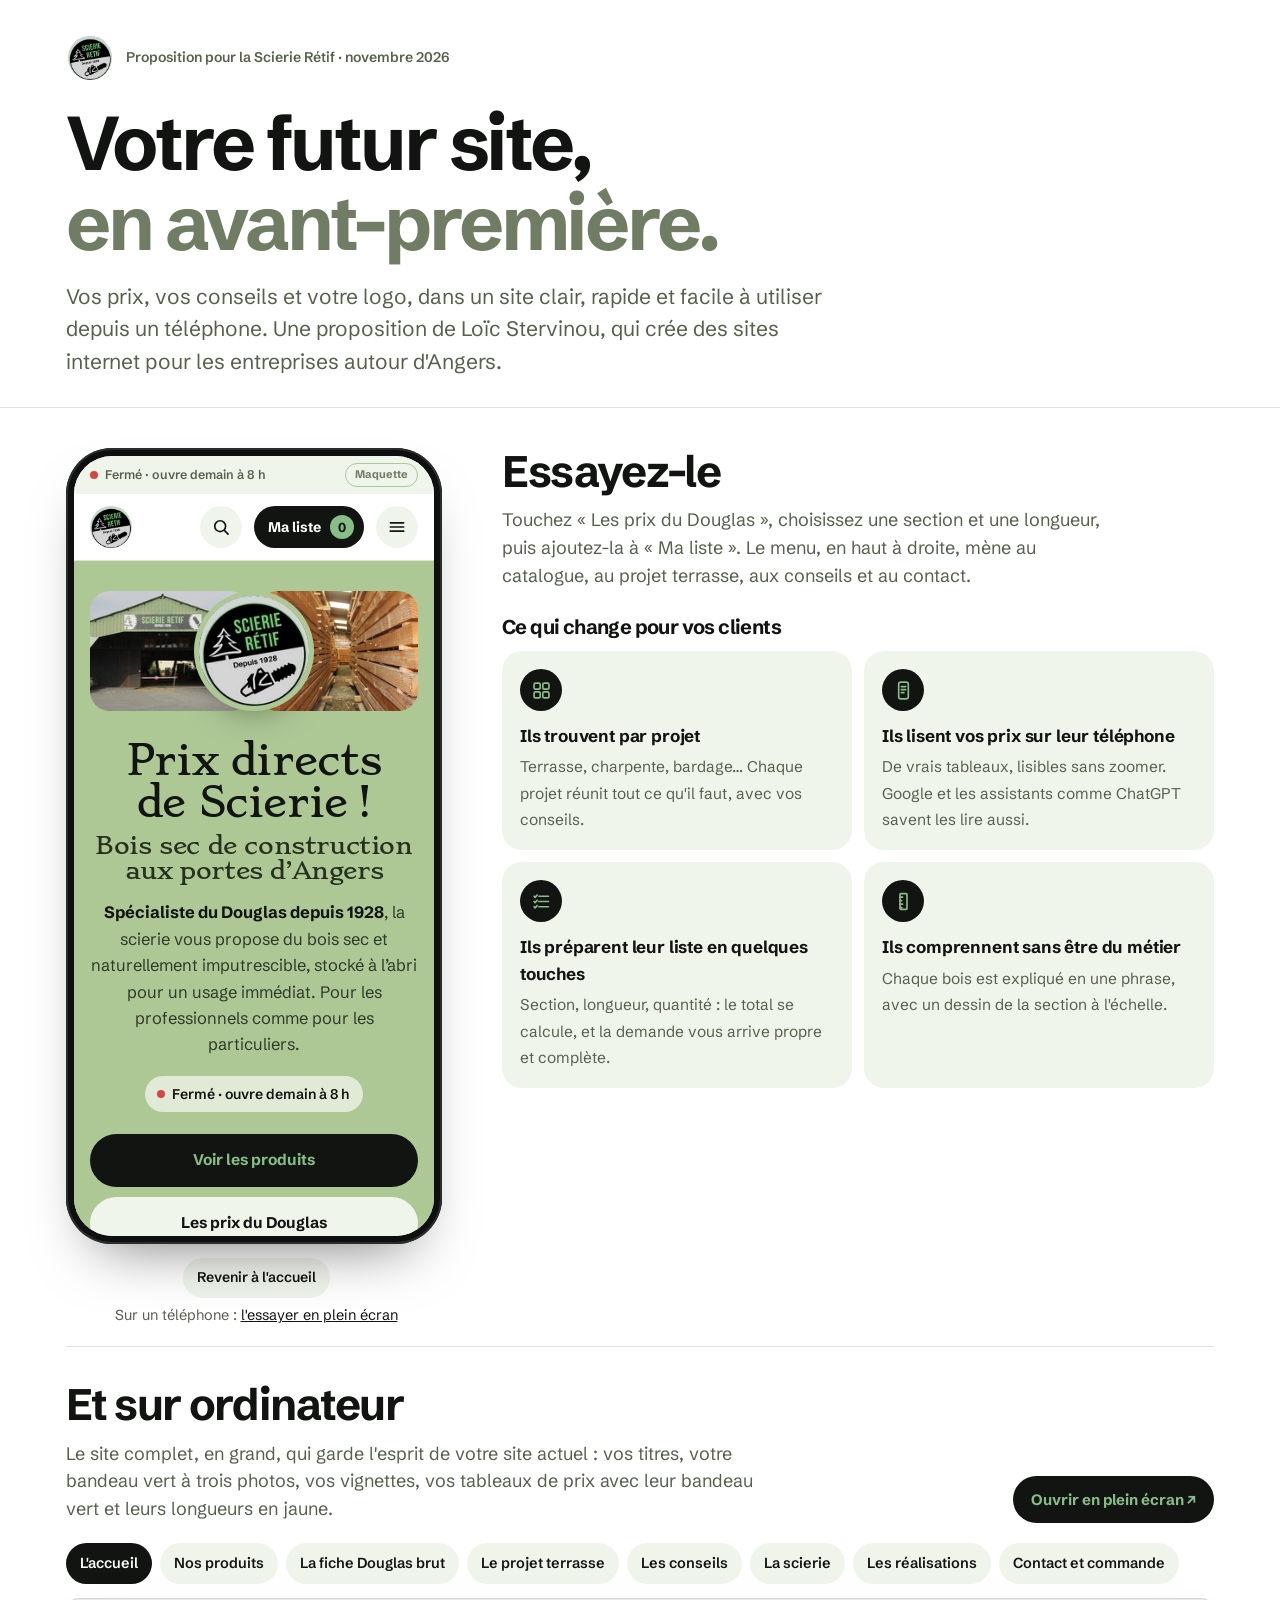
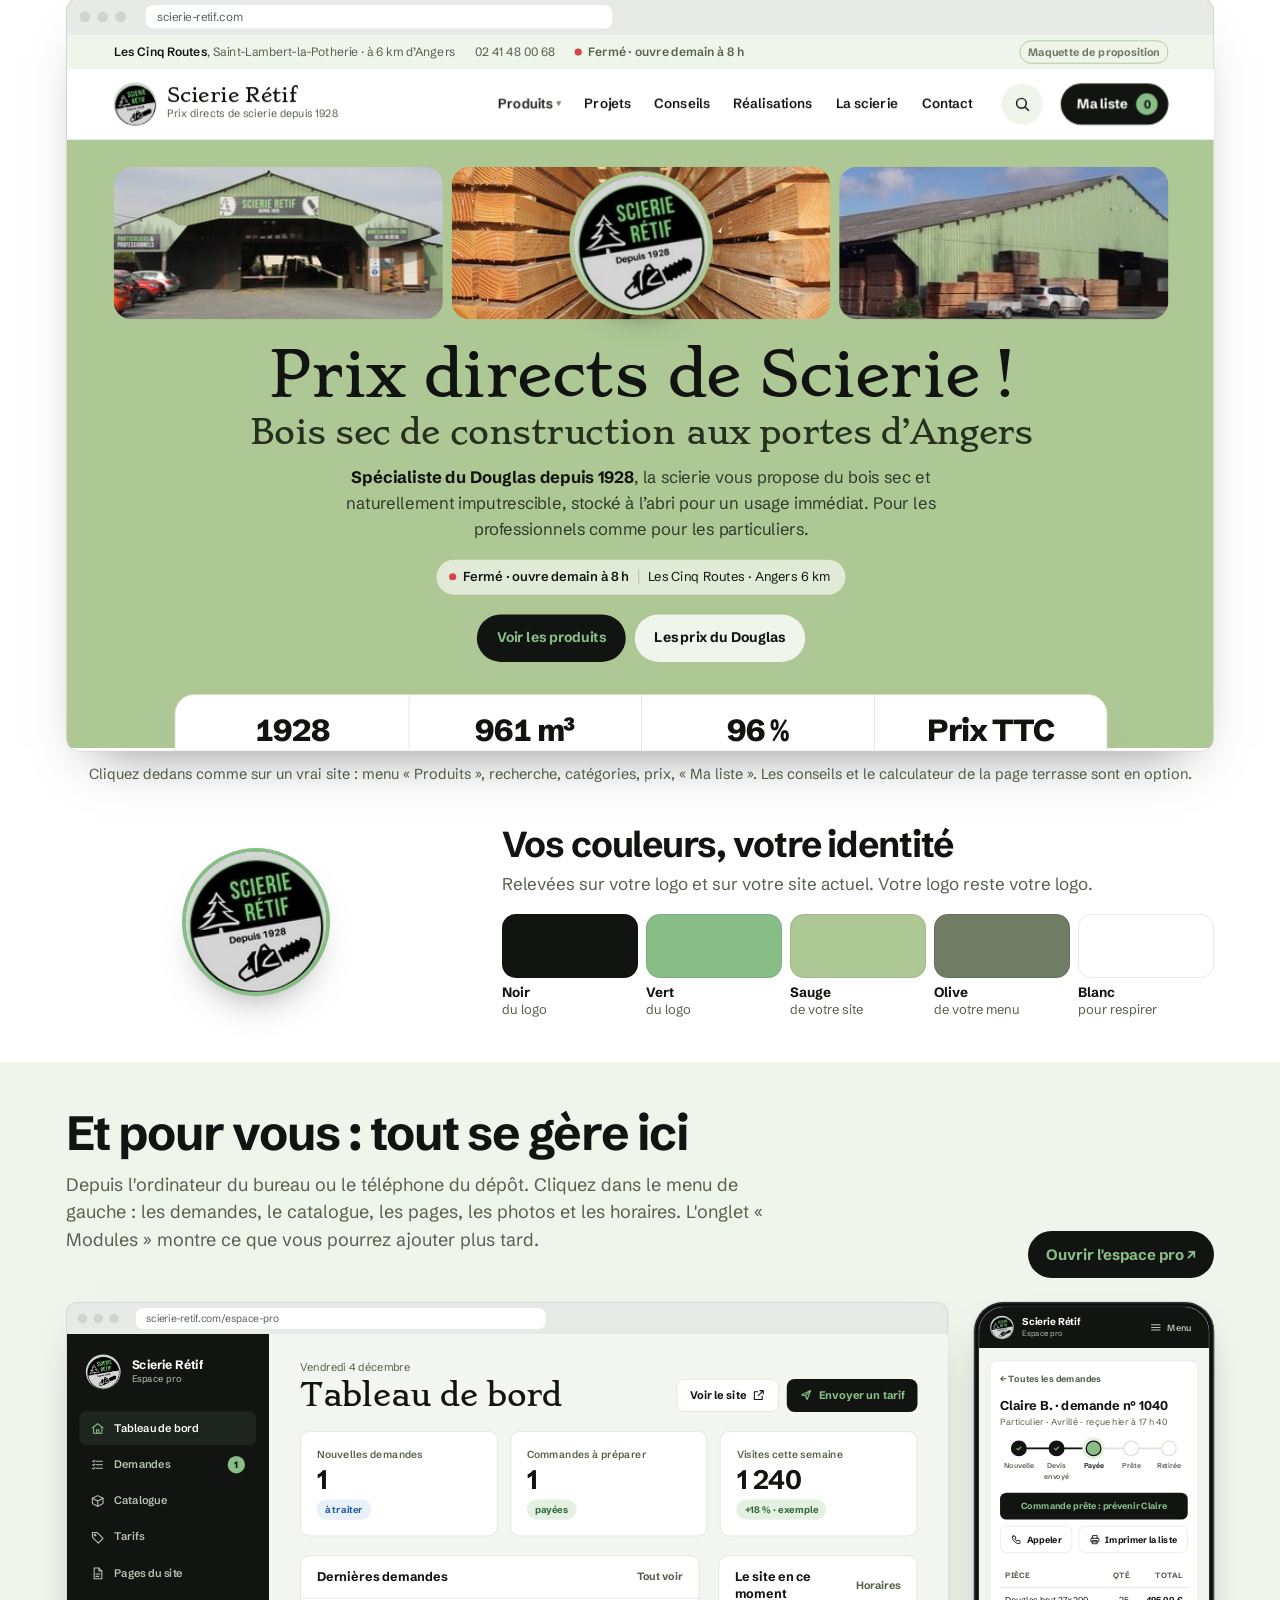
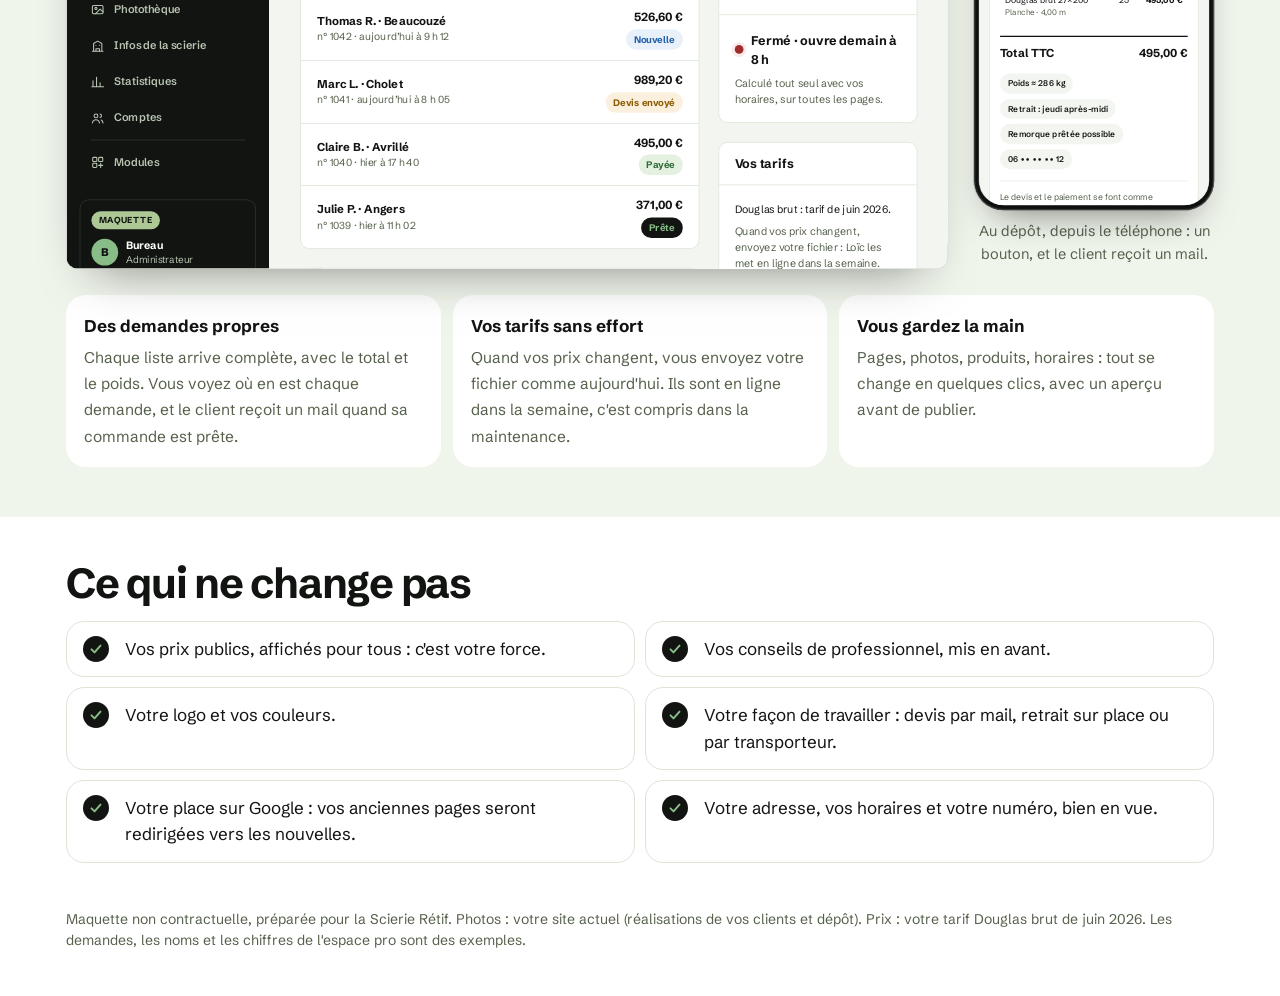
<file: index.html>
<!doctype html>
<html lang="fr">
<head>
<meta charset="utf-8">
<meta name="robots" content="noindex, nofollow">
<meta name="viewport" content="width=device-width, initial-scale=1">
<title>Votre futur site</title>
<link rel="preconnect" href="https://fonts.googleapis.com">
<link rel="preconnect" href="https://fonts.gstatic.com" crossorigin>
<link href="https://fonts.googleapis.com/css2?family=Schibsted+Grotesk:ital,wght@0,400..900;1,400..900&display=swap" rel="stylesheet">
<link rel="stylesheet" href="retif-proto.css">
<style>
*{box-sizing:border-box}
html{scroll-behavior:smooth}
body{margin:0; background:#fff; color:var(--r-noir); font:17px/1.55 'Schibsted Grotesk', system-ui, sans-serif; -webkit-font-smoothing:antialiased}
img{display:block; max-width:100%}
a{color:var(--r-noir)}
.wrap{max-width:1180px; margin:0 auto; padding:0 16px}
h1, h2, h3{margin:0; letter-spacing:-.03em; line-height:1.05}
.entete{padding:34px 0 30px; border-bottom:1px solid var(--r-ligne)}
.marque{display:flex; align-items:center; gap:12px; font-size:14px; font-weight:600; color:var(--r-of)}
.marque img{width:48px; height:48px; border-radius:50%; clip-path:circle(46%)}
.entete h1{font-size:clamp(38px, 7vw, 76px); font-weight:700; margin:22px 0 16px; letter-spacing:-.04em}
.entete h1 span{color:var(--r-olive)}
.lead{font-size:clamp(17px, 2.2vw, 21px); color:var(--r-of); max-width:760px; margin:0}

.essai{display:grid; grid-template-columns:minmax(0,1fr); gap:34px; padding:40px 0 20px; align-items:start}
@media (min-width:960px){ .essai{grid-template-columns:380px minmax(0,1fr); gap:56px} }
.essai-tel{max-width:380px; width:100%; margin:0 auto}
.ctrls{display:flex; gap:8px; justify-content:center; flex-wrap:wrap; margin:14px 0 6px}
.ctrls button{font:inherit; font-size:14px; font-weight:600; border:0; background:var(--r-sc); color:var(--r-noir); padding:9px 14px; border-radius:999px; cursor:pointer}
.ctrls button:hover{background:var(--r-noir); color:var(--r-vert)}
.plein-lien{text-align:center; font-size:14.5px; color:var(--r-of); margin:6px 0 0}
.tel-ifr{display:block; width:100%; height:100%; border:0}
.essai-txt h2{font-size:clamp(30px, 4vw, 44px); font-weight:700}
.essai-txt > p{color:var(--r-of); font-size:18px; margin:12px 0 26px; max-width:620px}
.essai-txt h3{font-size:20px; font-weight:700; margin:0 0 14px}
.benef{display:grid; grid-template-columns:minmax(0,1fr); gap:12px}
@media (min-width:640px){ .benef{grid-template-columns:repeat(2, minmax(0,1fr))} }
.benef div{background:var(--r-sc); border-radius:20px; padding:18px}
.benef .ic{width:42px; height:42px; border-radius:50%; background:var(--r-noir); display:grid; place-items:center; margin-bottom:12px}
.benef .ic svg{width:21px; height:21px; fill:none; stroke:var(--r-vert); stroke-width:1.9; stroke-linecap:round; stroke-linejoin:round}
.benef b{display:block; font-size:17px; letter-spacing:-.01em; margin-bottom:4px}
.benef span{font-size:15.5px; color:var(--r-of)}

.ordi{padding:34px 0 10px; border-top:1px solid var(--r-ligne)}
.ordi-h{display:flex; justify-content:space-between; align-items:end; gap:24px; flex-wrap:wrap}
.ordi-h h2{font-size:clamp(30px, 4vw, 44px); font-weight:700}
.ordi-h p{color:var(--r-of); font-size:18px; margin:12px 0 0; max-width:720px}
.btn-ordi{display:inline-block; background:var(--r-noir); color:var(--r-vert); font-weight:700; font-size:15px; padding:12px 18px; border-radius:999px; text-decoration:none; white-space:nowrap}
.ordi-liens{display:flex; flex-wrap:wrap; gap:8px; margin:20px 0 14px}
.ordi-liens button{font:inherit; font-size:14.5px; font-weight:600; border:0; background:var(--r-sc); color:var(--r-noir); padding:9px 14px; border-radius:999px; cursor:pointer}
.ordi-liens button.on{background:var(--r-noir); color:#fff}
.ifit{position:relative; width:100%}
.iscale{position:absolute; left:0; top:0; width:1280px; height:840px; transform-origin:0 0; transform:scale(var(--is,1))}
.browser.grand{width:1280px; height:840px}
.browser.grand iframe{display:block; width:1280px; height:800px; border:0; background:#fff}
.ordi-note{font-size:14.5px; color:var(--r-of); margin:12px 0 0; text-align:center}
.couleurs{padding:30px 0 44px; display:grid; grid-template-columns:minmax(0,1fr); gap:20px; align-items:center}
@media (min-width:960px){ .couleurs{grid-template-columns:380px minmax(0,1fr); gap:56px} }
.couleurs .logo-grand{width:140px; height:140px; border-radius:50%; margin:0 auto; overflow:hidden; box-shadow:0 0 0 4px var(--r-vert), 0 20px 40px -20px rgba(0,0,0,.5)}
.couleurs .logo-grand img{width:100%; height:100%; transform:scale(1.12)}
.couleurs h2{font-size:clamp(26px, 3.4vw, 36px); font-weight:700}
.couleurs p{color:var(--r-of); margin:8px 0 16px}
.nuancier{display:grid; grid-template-columns:repeat(5, minmax(0,1fr)); gap:8px}
.nuancier div{font-size:13px; line-height:1.3; color:var(--r-of)}
.nuancier i{display:block; height:64px; border-radius:14px; border:1px solid rgba(0,0,0,.08); margin-bottom:6px}
.nuancier b{display:block; color:var(--r-noir); font-size:13.5px}

.gestion{background:var(--r-sc); padding:46px 0 50px}
.gestion h2{font-size:clamp(30px, 4.4vw, 48px); font-weight:700; margin-bottom:12px}
.gestion .lead{margin-bottom:24px}
.dash-row{display:grid; grid-template-columns:minmax(0,1fr); gap:26px; align-items:start}
@media (min-width:1080px){ .dash-row{grid-template-columns:minmax(0,1fr) 240px} }
.browser iframe.ep-ifr{display:block; width:1120px; height:680px; border:0; background:#F3F6F0}
.gestion .ordi-h{margin-bottom:24px}
.dphone .fit{max-width:240px; margin:0 auto}
.dphone p{font-size:14.5px; color:var(--r-of); text-align:center; margin:10px 0 0}
.petit-ecran{font-size:14.5px; color:var(--r-of); margin:-10px 0 16px}
@media (min-width:760px){ .petit-ecran{display:none} }
.benef3{display:grid; grid-template-columns:minmax(0,1fr); gap:12px; margin-top:26px}
@media (min-width:760px){ .benef3{grid-template-columns:repeat(3, minmax(0,1fr))} }
.benef3 div{background:#fff; border-radius:20px; padding:18px}
.benef3 b{display:block; font-size:17px; margin-bottom:4px}
.benef3 span{font-size:15.5px; color:var(--r-of)}

.garde{padding:44px 16px 20px}
.garde h2{font-size:clamp(28px, 4vw, 42px); font-weight:700; margin-bottom:16px}
.checks{list-style:none; margin:0; padding:0; display:grid; grid-template-columns:minmax(0,1fr); gap:10px}
@media (min-width:760px){ .checks{grid-template-columns:repeat(2, minmax(0,1fr))} }
.checks li{display:grid; grid-template-columns:30px 1fr; gap:12px; align-items:start; font-size:17px; padding:14px 16px; border:1px solid var(--r-ligne); border-radius:18px}
.checks li::before{content:""; width:26px; height:26px; border-radius:50%; background:var(--r-noir) url("data:image/svg+xml,%3Csvg xmlns='http://www.w3.org/2000/svg' viewBox='0 0 24 24'%3E%3Cpath d='M6 12.5l4 4 8-9' fill='none' stroke='%2388BD87' stroke-width='2.6' stroke-linecap='round' stroke-linejoin='round'/%3E%3C/svg%3E") center / 18px no-repeat}
footer{padding:26px 0 44px; font-size:14px; color:var(--r-of)}
</style>
</head>
<body>

<header class="entete">
  <div class="wrap">
    <div class="marque"><img src="img/logo-rond.png" alt="Logo de la Scierie Rétif"><span>Proposition pour la Scierie Rétif · novembre 2026</span></div>
    <h1>Votre futur site,<br><span>en avant-première.</span></h1>
    <p class="lead">Vos prix, vos conseils et votre logo, dans un site clair, rapide et facile à utiliser depuis un téléphone. Une proposition de Loïc Stervinou, qui crée des sites internet pour les entreprises autour d'Angers.</p>
  </div>
</header>

<main class="wrap">
  <section class="essai">
    <div class="essai-tel">
      <div class="fit"><div class="phone-scale"><div class="bezel"><div class="screen"><iframe class="tel-ifr js-tel-ifr" src="site/index.html" title="Le futur site sur téléphone"></iframe></div></div></div></div>
      <div class="ctrls"><button type="button" data-tel-accueil>Revenir à l'accueil</button></div>
      <p class="plein-lien">Sur un téléphone : <a href="site/index.html">l'essayer en plein écran</a></p>
    </div>
    <div class="essai-txt">
      <h2>Essayez-le</h2>
      <p>Touchez «&nbsp;Les prix du Douglas&nbsp;», choisissez une section et une longueur, puis ajoutez-la à «&nbsp;Ma liste&nbsp;». Le menu, en haut à droite, mène au catalogue, au projet terrasse, aux conseils et au contact.</p>
      <h3>Ce qui change pour vos clients</h3>
      <div class="benef">
        <div><span class="ic"><svg viewBox="0 0 24 24"><rect x="3.5" y="3.5" width="7" height="7" rx="1.5"/><rect x="13.5" y="3.5" width="7" height="7" rx="1.5"/><rect x="3.5" y="13.5" width="7" height="7" rx="1.5"/><rect x="13.5" y="13.5" width="7" height="7" rx="1.5"/></svg></span><b>Ils trouvent par projet</b><span>Terrasse, charpente, bardage… Chaque projet réunit tout ce qu'il faut, avec vos conseils.</span></div>
        <div><span class="ic"><svg viewBox="0 0 24 24"><rect x="6.5" y="2.5" width="11" height="19" rx="2.5"/><path d="M9.5 7.5h5M9.5 11h5M9.5 14.5h3"/></svg></span><b>Ils lisent vos prix sur leur téléphone</b><span>De vrais tableaux, lisibles sans zoomer. Google et les assistants comme ChatGPT savent les lire aussi.</span></div>
        <div><span class="ic"><svg viewBox="0 0 24 24"><path d="M9 6h11M9 12h11M9 18h11"/><path d="M3.5 6l1.2 1.2L7 4.8M3.5 12l1.2 1.2L7 10.8M3.5 18l1.2 1.2L7 16.8"/></svg></span><b>Ils préparent leur liste en quelques touches</b><span>Section, longueur, quantité : le total se calcule, et la demande vous arrive propre et complète.</span></div>
        <div><span class="ic"><svg viewBox="0 0 24 24"><rect x="8" y="3" width="8" height="18" rx="1"/><path d="M8 7h3M8 11h2M8 15h3M8 19h2"/></svg></span><b>Ils comprennent sans être du métier</b><span>Chaque bois est expliqué en une phrase, avec un dessin de la section à l'échelle.</span></div>
      </div>
    </div>
  </section>

  <section class="ordi">
    <div class="ordi-h"><div><h2>Et sur ordinateur</h2><p>Le site complet, en grand, qui garde l'esprit de votre site actuel : vos titres, votre bandeau vert à trois photos, vos vignettes, vos tableaux de prix avec leur bandeau vert et leurs longueurs en jaune.</p></div><a class="btn-ordi" href="site/index.html" target="_blank" rel="noopener">Ouvrir en plein écran ↗</a></div>
    <div class="ordi-liens"><button type="button" class="on" data-ifr="site/index.html">L'accueil</button><button type="button" data-ifr="site/produits.html">Nos produits</button><button type="button" data-ifr="site/douglas-brut.html">La fiche Douglas brut</button><button type="button" data-ifr="site/terrasse.html">Le projet terrasse</button><button type="button" data-ifr="site/conseils.html">Les conseils</button><button type="button" data-ifr="site/la-scierie.html">La scierie</button><button type="button" data-ifr="site/realisations.html">Les réalisations</button><button type="button" data-ifr="site/contact.html">Contact et commande</button></div>
    <div class="ifit"><div class="iscale"><div class="browser grand"><div class="br-bar"><i></i><i></i><i></i><div class="br-url js-ifr-url">scierie-retif.com</div></div><iframe class="js-ifr" src="site/index.html" title="Le futur site sur ordinateur"></iframe></div></div></div>
    <p class="ordi-note">Cliquez dedans comme sur un vrai site : menu « Produits », recherche, catégories, prix, « Ma liste ». Les conseils et le calculateur de la page terrasse sont en option.</p>
  </section>

  <section class="couleurs">
    <div class="logo-grand"><img src="img/logo-rond.png" alt="Logo de la Scierie Rétif"></div>
    <div>
      <h2>Vos couleurs, votre identité</h2>
      <p>Relevées sur votre logo et sur votre site actuel. Votre logo reste votre logo.</p>
      <div class="nuancier">
        <div><i style="background:#111411"></i><b>Noir</b>du logo</div>
        <div><i style="background:#88BD87"></i><b>Vert</b>du logo</div>
        <div><i style="background:#ADC895"></i><b>Sauge</b>de votre site</div>
        <div><i style="background:#707C64"></i><b>Olive</b>de votre menu</div>
        <div><i style="background:#FFFFFF"></i><b>Blanc</b>pour respirer</div>
      </div>
    </div>
  </section>
</main>

<section class="gestion">
  <div class="wrap">
    <div class="ordi-h"><div><h2>Et pour vous&nbsp;: tout se gère ici</h2>
    <p class="lead">Depuis l'ordinateur du bureau ou le téléphone du dépôt. Cliquez dans le menu de gauche : les demandes, le catalogue, les pages, les photos et les horaires. L'onglet « Modules » montre ce que vous pourrez ajouter plus tard.</p></div><a class="btn-ordi" href="site/espace-pro.html" target="_blank" rel="noopener">Ouvrir l'espace pro ↗</a></div>
    <p class="petit-ecran">Sur un petit écran, l'espace pro apparaît ici en tout petit. Ouvrez-le avec le bouton ci-dessus pour l'essayer en grand.</p>
    <div class="dash-row">
      <div class="dfit"><div class="dscale"><div class="browser">
        <div class="br-bar"><i></i><i></i><i></i><div class="br-url">scierie-retif.com/espace-pro</div></div>
        <iframe class="ep-ifr" src="site/espace-pro.html" title="L'espace pro sur ordinateur"></iframe>
      </div></div></div>
      <div class="dphone">
        <div class="fit"><div class="phone-scale"><div class="bezel"><div class="screen"><iframe class="tel-ifr" src="site/espace-pro.html#demandes/1040" title="L'espace pro sur téléphone"></iframe></div></div></div></div>
        <p>Au dépôt, depuis le téléphone : un bouton, et le client reçoit un mail.</p>
      </div>
    </div>
    <div class="benef3">
      <div><b>Des demandes propres</b><span>Chaque liste arrive complète, avec le total et le poids. Vous voyez où en est chaque demande, et le client reçoit un mail quand sa commande est prête.</span></div>
      <div><b>Vos tarifs sans effort</b><span>Quand vos prix changent, vous envoyez votre fichier comme aujourd'hui. Ils sont en ligne dans la semaine, c'est compris dans la maintenance.</span></div>
      <div><b>Vous gardez la main</b><span>Pages, photos, produits, horaires : tout se change en quelques clics, avec un aperçu avant de publier.</span></div>
    </div>
  </div>
</section>

<section class="garde wrap">
  <h2>Ce qui ne change pas</h2>
  <ul class="checks">
    <li>Vos prix publics, affichés pour tous : c'est votre force.</li>
    <li>Vos conseils de professionnel, mis en avant.</li>
    <li>Votre logo et vos couleurs.</li>
    <li>Votre façon de travailler : devis par mail, retrait sur place ou par transporteur.</li>
    <li>Votre place sur Google : vos anciennes pages seront redirigées vers les nouvelles.</li>
    <li>Votre adresse, vos horaires et votre numéro, bien en vue.</li>
  </ul>
</section>

<footer><div class="wrap">Maquette non contractuelle, préparée pour la Scierie Rétif. Photos : votre site actuel (réalisations de vos clients et dépôt). Prix : votre tarif Douglas brut de juin 2026. Les demandes, les noms et les chiffres de l'espace pro sont des exemples.</div></footer>

<script src="retif-donnees.js"></script>
<script src="retif-proto.js"></script>
<script>
document.addEventListener('click', function(e){
  if (e.target.closest('[data-tel-accueil]')){ document.querySelector('.js-tel-ifr').src = 'site/index.html'; return; }
  var b = e.target.closest('[data-ifr]'); if (!b) return;
  var f = document.querySelector('.js-ifr'), page = b.getAttribute('data-ifr');
  f.src = page;
  document.querySelector('.js-ifr-url').textContent = 'scierie-retif.com' + (page.indexOf('index.html') > -1 ? '' : '/' + page.replace('site/', '').replace('.html', ''));
  Array.prototype.forEach.call(document.querySelectorAll('[data-ifr]'), function(x){ x.classList.toggle('on', x === b); });
});
</script>
</body>
</html>
</file>
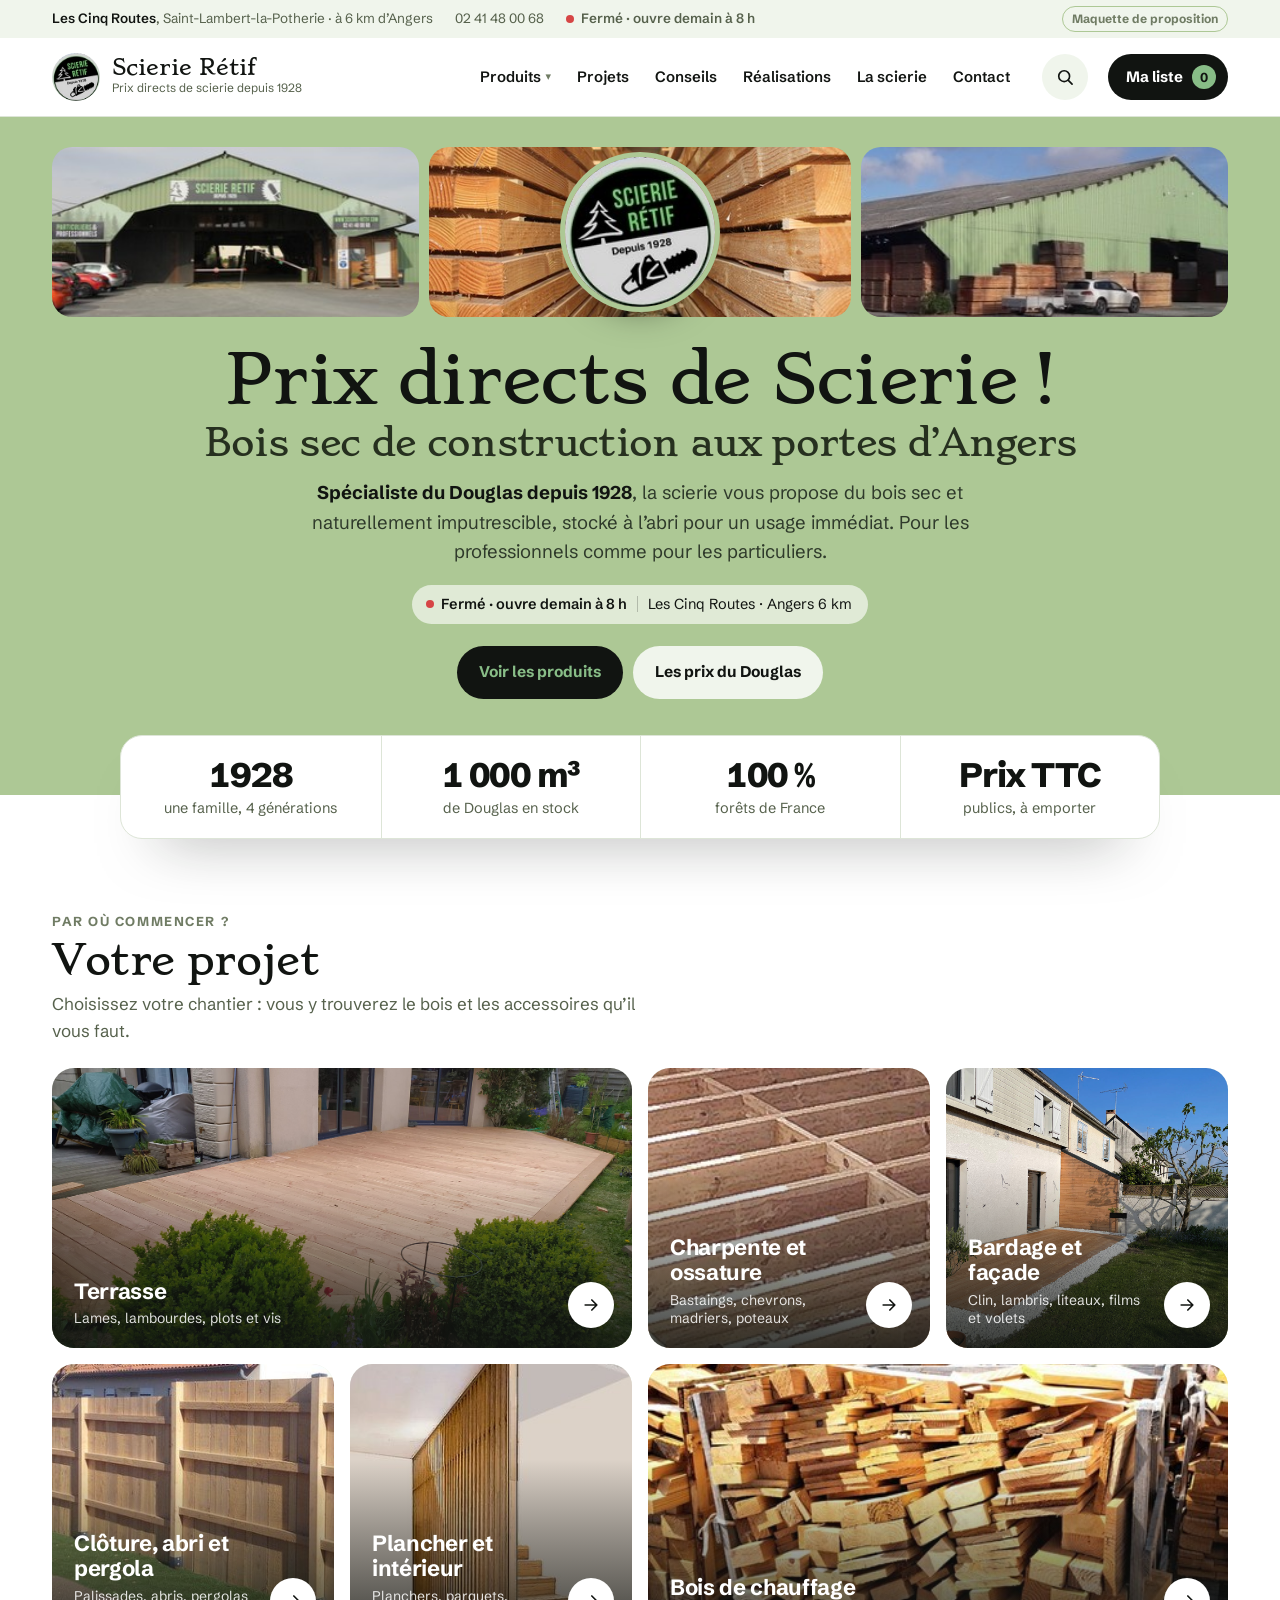
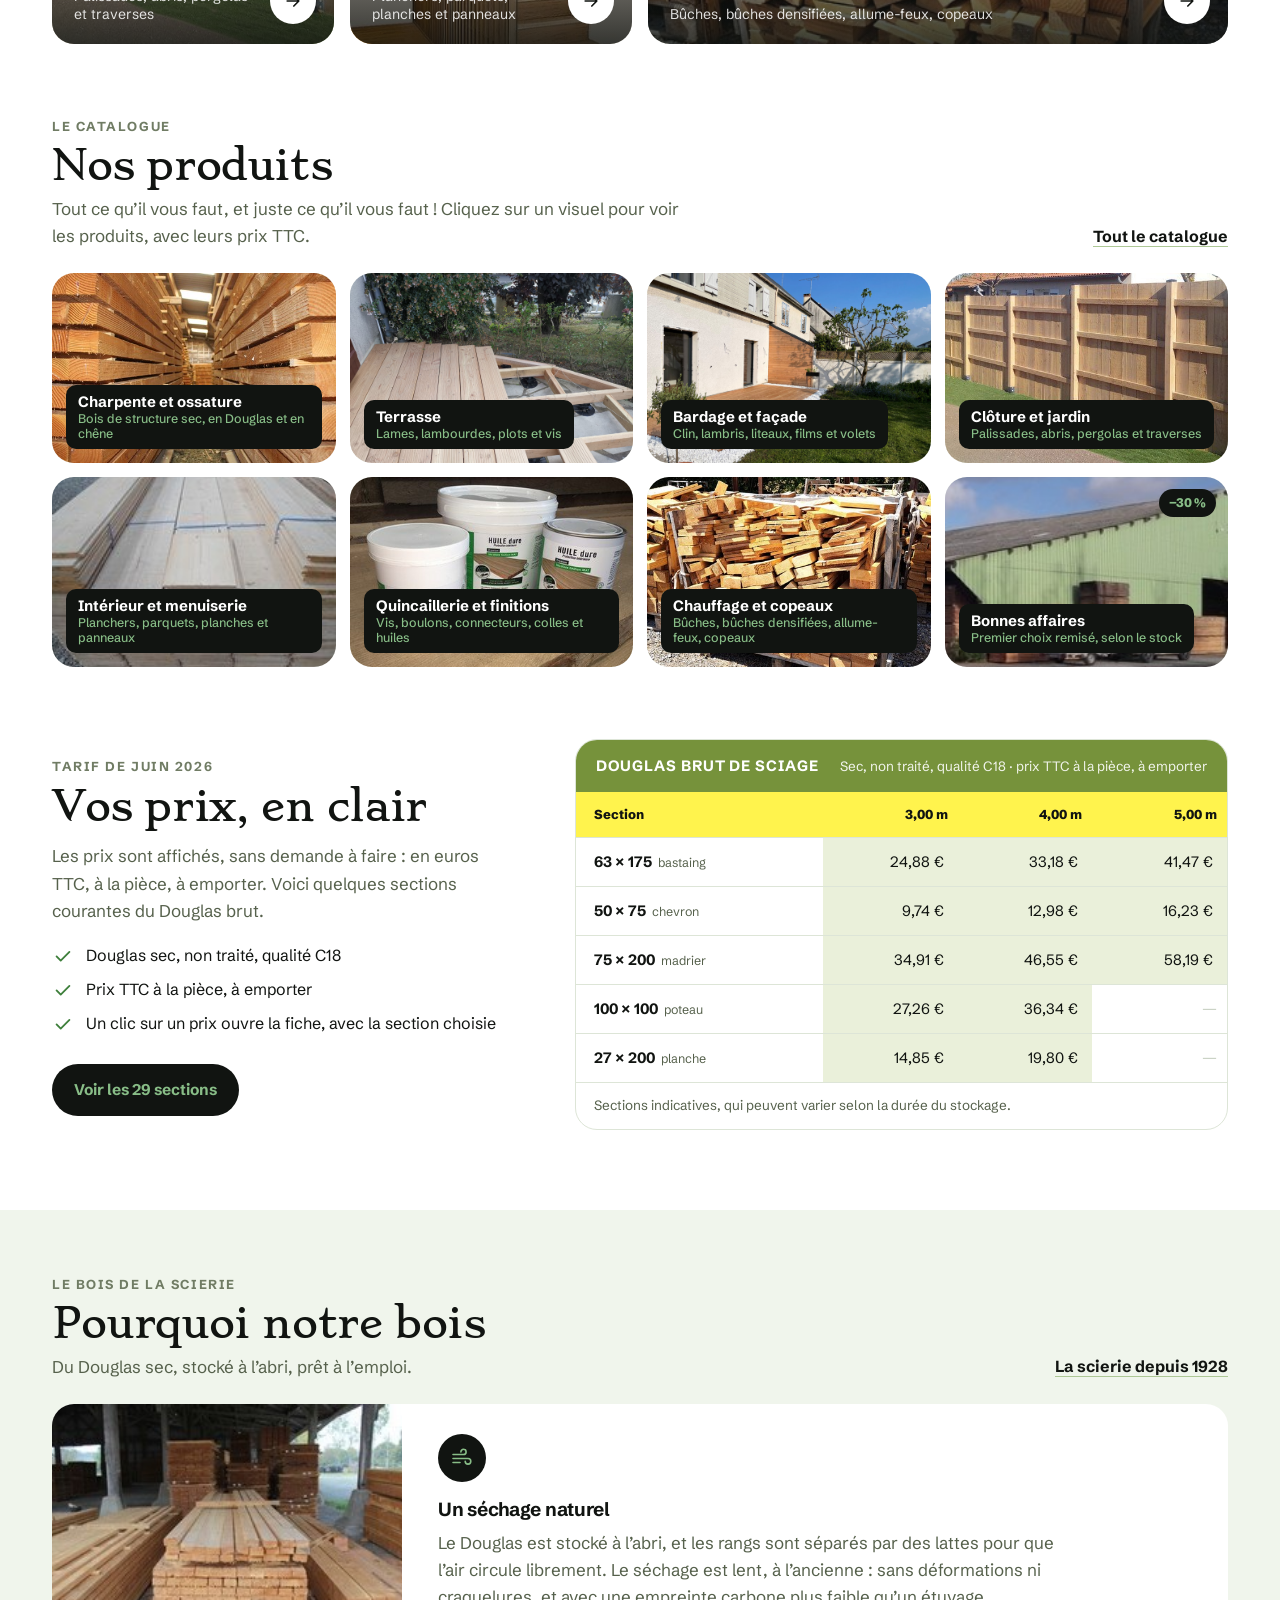
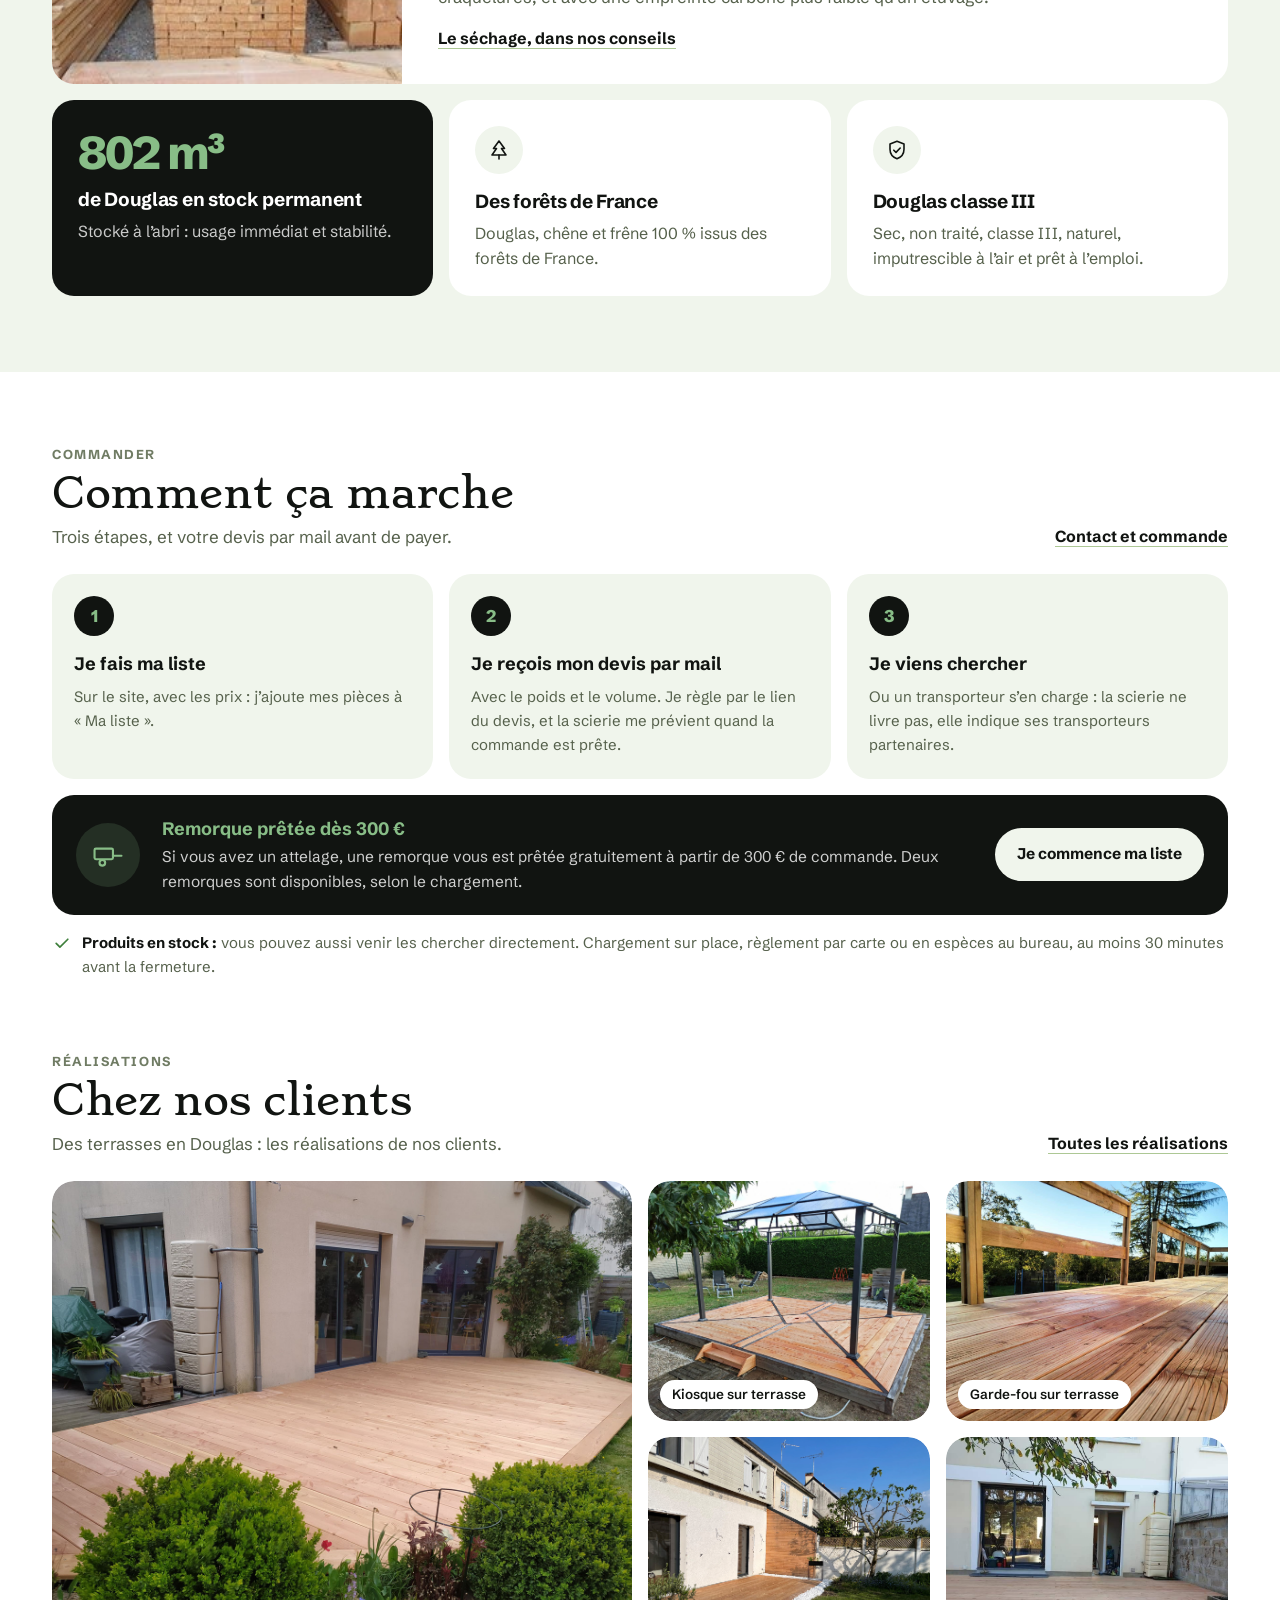
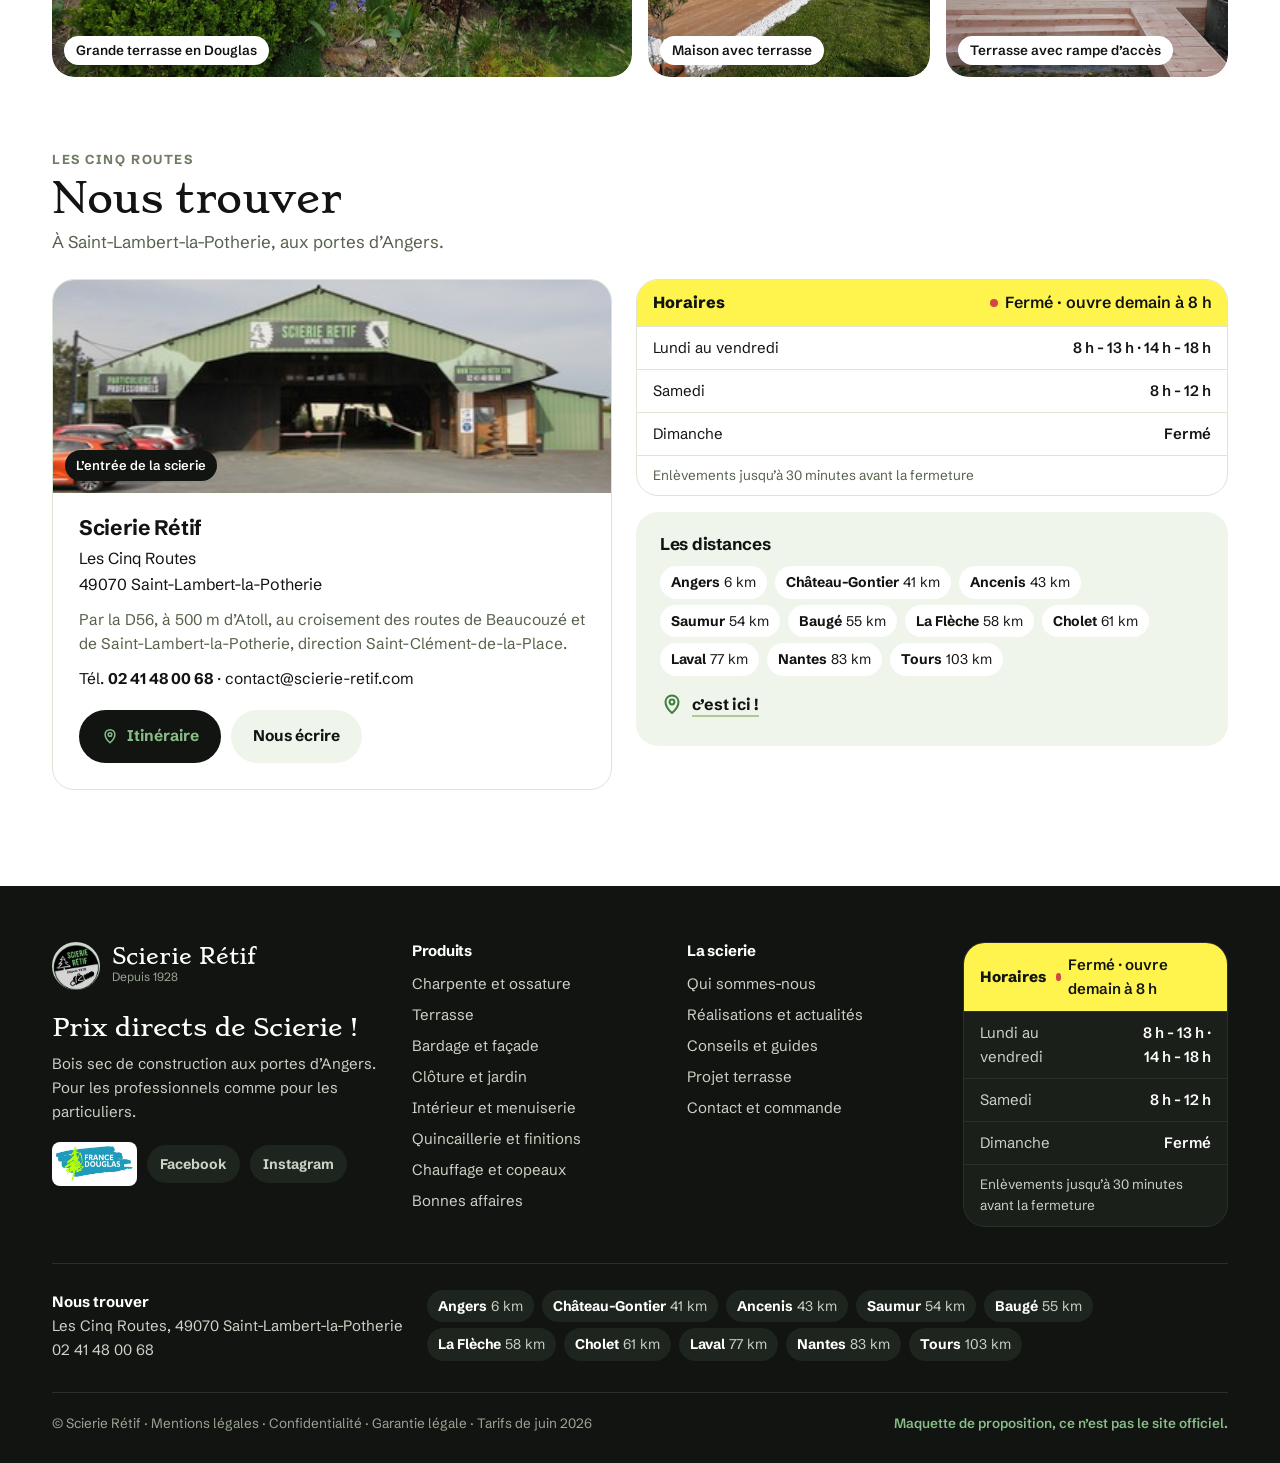
<file: site/index.html>
<!doctype html>
<html lang="fr">
<head>
<meta charset="utf-8">
<meta name="robots" content="noindex, nofollow">
<meta name="viewport" content="width=device-width, initial-scale=1">
<title>Scierie Rétif · Prix directs de scierie aux portes d’Angers (maquette)</title>
<meta name="description" content="Maquette de proposition. Scierie Rétif, depuis 1928 aux portes d’Angers : Douglas sec, prix directs TTC, pour les professionnels comme pour les particuliers.">
<link rel="preconnect" href="https://fonts.googleapis.com">
<link rel="preconnect" href="https://fonts.gstatic.com" crossorigin>
<link href="https://fonts.googleapis.com/css2?family=Schibsted+Grotesk:ital,wght@0,400..900;1,400..900&family=Stoke:wght@300;400&display=swap" rel="stylesheet">
<link rel="stylesheet" href="base.css">
<style>
/* Page d'accueil : styles propres à la page, préfixe « acc- ». */
.acc-sr{position:absolute; width:1px; height:1px; overflow:hidden; clip:rect(0 0 0 0); clip-path:inset(50%); white-space:nowrap}
.acc-tete .r-kicker{display:block; margin-bottom:6px}
.acc-tete p, .acc-prix-txt > p{text-wrap:pretty}

/* ---------- a. Le bandeau ---------- */
.acc-bandeau{padding-bottom:96px}
.acc-bandeau .r-bandeau-txt h1{max-width:1000px; margin:0 auto}
.acc-bandeau .r-bandeau-photos > div img{transition:transform 1.2s var(--ease)}
.acc-bandeau .r-bandeau-photos > div:hover img{transform:scale(1.05)}
.acc-lead{font-size:18.5px; max-width:700px}
.acc-lead b{font-weight:700; color:var(--noir)}
.acc-statut{display:inline-flex; align-items:center; gap:10px; margin-top:18px; padding:8px 16px 8px 14px; border-radius:999px; background:color-mix(in srgb, var(--blanc) 62%, transparent); font-size:14.5px; color:var(--noir); transition:background .3s}
.acc-statut:hover{background:var(--blanc)}
.acc-statut-sep{width:1px; height:16px; background:color-mix(in srgb, var(--noir) 22%, transparent)}
.acc-actions{display:flex; justify-content:center; flex-wrap:wrap; gap:10px; margin-top:22px}
.acc-faits-wrap{position:relative; z-index:2; margin-top:-60px}
.acc-faits{list-style:none; margin:0 auto; padding:0; max-width:1040px; display:grid; grid-template-columns:repeat(4, minmax(0,1fr)); background:var(--blanc); border:1px solid var(--ligne); border-radius:var(--r); box-shadow:0 34px 60px -40px color-mix(in srgb, var(--noir) 55%, transparent)}
.acc-faits li{padding:22px 16px 20px; text-align:center}
.acc-faits li + li{border-left:1px solid var(--ligne)}
.acc-fait-v{display:block; font-size:34px; font-weight:800; letter-spacing:-.035em; line-height:1.05; font-variant-numeric:tabular-nums; white-space:nowrap}
.acc-fait-l{display:block; margin-top:5px; font-size:14.5px; line-height:1.35; color:var(--of)}

/* Entrée du bandeau : les photos arrivent, puis le logo, puis le titre */
@keyframes acc-monte{from{opacity:0; transform:translateY(26px)}}
@keyframes acc-photo-g{from{clip-path:inset(0 0 0 100%); transform:scale(1.18)}}
@keyframes acc-photo-m{from{clip-path:inset(0 50% 0 50%); transform:scale(1.18)}}
@keyframes acc-photo-d{from{clip-path:inset(0 100% 0 0); transform:scale(1.18)}}
@keyframes acc-logo{from{opacity:0; scale:.3; rotate:-150deg}}
/* Les photos s'ouvrent depuis le logo. On anime les images (dévoilement et recul), sans fondu :
   un fondu sur la photo de droite n'était pas repeint par Chrome, elle restait invisible. */
.acc-bandeau .r-bandeau-photos > div img{animation:acc-photo-m 1.3s var(--ease) .05s backwards}
.acc-bandeau .r-bandeau-photos > div:first-child img{animation-name:acc-photo-g; animation-delay:.2s}
.acc-bandeau .r-bandeau-photos > div:nth-child(3) img{animation-name:acc-photo-d; animation-delay:.2s}
.acc-bandeau .r-bandeau-logo{animation:acc-logo 1.1s var(--ressort) .5s backwards}
.acc-l1{animation:acc-monte .9s var(--ease) .7s backwards}
.acc-l2{animation:acc-monte .9s var(--ease) .85s backwards}
.acc-lead{animation:acc-monte .9s var(--ease) 1s backwards}
.acc-statut{animation:acc-monte .9s var(--ease) 1.1s backwards}
.acc-actions{animation:acc-monte .9s var(--ease) 1.2s backwards}
.acc-faits{animation:acc-monte 1s var(--ease) 1.3s backwards}

/* Apparition en cascade, quand la section devient visible (classe « vu » posée par base.js) */
.acc-cascade > *{opacity:0; transform:translateY(26px); transition:opacity .8s var(--ease), transform .8s var(--ease)}
.vu .acc-cascade > *{opacity:1; transform:none}
.acc-cascade > :nth-child(2){transition-delay:.07s}
.acc-cascade > :nth-child(3){transition-delay:.14s}
.acc-cascade > :nth-child(4){transition-delay:.21s}
.acc-cascade > :nth-child(5){transition-delay:.28s}
.acc-cascade > :nth-child(6){transition-delay:.35s}
.acc-cascade > :nth-child(7){transition-delay:.42s}
.acc-cascade > :nth-child(8){transition-delay:.49s}

/* ---------- b. Votre projet ---------- */
.acc-projets{display:grid; grid-template-columns:repeat(4, minmax(0,1fr)); grid-auto-rows:280px; gap:16px}
.acc-projet{position:relative; display:block; border-radius:var(--r); overflow:hidden; background:var(--sc2); isolation:isolate}
.acc-projet:first-child, .acc-projet:last-child{grid-column:span 2}
.acc-projet img{position:absolute; inset:0; width:100%; height:100%; object-fit:cover; transition:transform 1s var(--ease)}
.acc-projet::after{content:""; position:absolute; inset:0; background:linear-gradient(to top, color-mix(in srgb, var(--noir) 82%, transparent) 0%, color-mix(in srgb, var(--noir) 34%, transparent) 40%, transparent 66%); transition:opacity .4s}
.acc-projet-txt{position:absolute; left:22px; right:80px; bottom:20px; z-index:1; color:var(--blanc)}
.acc-projet h3{font-size:22px; font-weight:700; line-height:1.15}
.acc-projet small{display:block; margin-top:5px; font-size:14px; line-height:1.35; color:color-mix(in srgb, var(--blanc) 86%, transparent)}
.acc-fleche{position:absolute; right:18px; bottom:20px; z-index:1; width:46px; height:46px; border-radius:50%; background:var(--blanc); display:grid; place-items:center; transition:background .3s}
.acc-fleche svg{width:20px; height:20px; fill:none; stroke:var(--noir); stroke-width:2; stroke-linecap:round; stroke-linejoin:round; transition:transform .45s var(--ease)}
.acc-projet:hover img{transform:scale(1.06)}
.acc-projet:hover .acc-fleche{background:var(--vert)}
.acc-projet:hover .acc-fleche svg{transform:translateX(3px)}
.acc-projet:focus-visible, .acc-vignettes .r-vignette:focus-visible, .acc-photo:focus-visible{outline:3px solid var(--noir); outline-offset:3px}
.acc-pj-terrasse img{object-position:50% 62%}
.acc-pj-interieur img{object-position:50% 22%}
.acc-pj-chauffage img{object-position:50% 45%}

/* ---------- c. Nos produits ---------- */
.acc-vignettes .r-plaque{transition:background .3s, color .3s, transform .45s var(--ease)}
.acc-vignettes .r-plaque small{transition:color .3s}
.acc-vignettes .r-vignette:hover .r-plaque{background:var(--vert); color:var(--noir); transform:translateY(-4px)}
.acc-vignettes .r-vignette:hover .r-plaque small{color:var(--noir)}
.acc-vignettes .r-badge{position:absolute; top:12px; right:12px; z-index:1}

/* ---------- d. Vos prix, en clair ---------- */
.acc-prix{display:grid; grid-template-columns:minmax(0,5fr) minmax(0,7fr); gap:56px; align-items:center}
.acc-prix-txt h2{font-size:40px; margin:6px 0 14px}
.acc-prix-txt > p{font-size:17px; color:var(--of); max-width:460px}
.acc-points{list-style:none; margin:20px 0 28px; padding:0; display:grid; gap:11px}
.acc-points li{display:grid; grid-template-columns:24px minmax(0,1fr); gap:10px; align-items:start; font-size:16px; line-height:1.45}
.acc-points svg{width:22px; height:22px; margin-top:1px; fill:none; stroke:var(--ok); stroke-width:2; stroke-linecap:round; stroke-linejoin:round}
.acc-tarif td.p{padding:0}
.acc-tarif td.p a{display:block; padding:12px 14px}
.acc-tarif td{padding-top:12px; padding-bottom:12px}
.acc-tarif th{padding-top:12px; padding-bottom:12px}
.acc-tarif th:first-child{width:38%}
.acc-tarif tbody tr td:first-child{transition:box-shadow .25s}
.acc-tarif tbody tr:hover td:first-child{box-shadow:inset 4px 0 0 var(--noir)}
.acc-tarif tbody tr{opacity:0; transition:opacity .6s var(--ease)}
.vu .acc-tarif tbody tr{opacity:1}
.acc-tarif tbody tr:nth-child(2){transition-delay:.08s}
.acc-tarif tbody tr:nth-child(3){transition-delay:.16s}
.acc-tarif tbody tr:nth-child(4){transition-delay:.24s}
.acc-tarif tbody tr:nth-child(5){transition-delay:.32s}

/* ---------- e. Pourquoi notre bois ---------- */
.acc-bois{margin-top:80px; padding:64px 0 76px; background:var(--sc)}
.acc-bois-grille{display:grid; grid-template-columns:repeat(3, minmax(0,1fr)); gap:16px}
.acc-bois-une{grid-column:1 / -1; display:grid; grid-template-columns:350px minmax(0,1fr); background:var(--blanc); border-radius:var(--r); overflow:hidden}
.acc-bois-une figure{position:relative; margin:0; min-height:240px}
.acc-bois-une figure img{position:absolute; inset:0; width:100%; height:100%; object-fit:cover}
.acc-bois-une-txt{padding:30px 36px 32px}
.acc-bois-une-txt p{font-size:17px; max-width:640px}
.acc-bois-carte{background:var(--blanc); border-radius:var(--r); padding:26px 26px 24px}
.acc-bois-carte p, .acc-bois-une-txt p{color:var(--of); margin:8px 0 0}
.acc-bois h3{font-size:19px; font-weight:700}
.acc-ico{display:grid; place-items:center; width:48px; height:48px; border-radius:50%; background:var(--sc); margin-bottom:16px}
.acc-ico svg{width:24px; height:24px; fill:none; stroke:var(--noir); stroke-width:1.6; stroke-linecap:round; stroke-linejoin:round}
.acc-bois-une .acc-ico{background:var(--noir)}
.acc-bois-une .acc-ico svg{stroke:var(--vert)}
.acc-bois-une .r-lien{display:inline-block; margin-top:16px}
.acc-bois-carte--noir{background:var(--noir); color:var(--blanc)}
.acc-bois-carte--noir .acc-gros{display:block; font-size:46px; font-weight:800; letter-spacing:-.04em; line-height:1; color:var(--vert); font-variant-numeric:tabular-nums; white-space:nowrap; margin:4px 0 12px}
.acc-bois-carte--noir p{color:color-mix(in srgb, var(--blanc) 78%, transparent)}

/* ---------- f. Comment ça marche ---------- */
.acc-etapes > li{opacity:0; transform:translateY(26px); transition:opacity .7s var(--ease), transform .7s var(--ease)}
.acc-etapes > li::before{transform:scale(.3); transition:transform .7s var(--ressort) .25s}
.vu .acc-etapes > li{opacity:1; transform:none}
.vu .acc-etapes > li::before{transform:none}
.acc-etapes > li:nth-child(2), .acc-etapes > li:nth-child(2)::before{transition-delay:.18s}
.acc-etapes > li:nth-child(3), .acc-etapes > li:nth-child(3)::before{transition-delay:.36s}
.acc-remorque{display:grid; grid-template-columns:auto minmax(0,1fr) auto; gap:22px; align-items:center; margin-top:16px; padding:20px 24px; border-radius:var(--r); background:var(--noir); color:var(--blanc)}
.acc-remorque-ico{display:grid; place-items:center; width:64px; height:64px; border-radius:50%; background:color-mix(in srgb, var(--vert) 16%, var(--noir)); overflow:hidden}
.acc-remorque-ico svg{width:34px; height:34px; fill:none; stroke:var(--vert); stroke-width:1.5; stroke-linecap:round; stroke-linejoin:round; transform:translateX(-46px); transition:transform 1.1s var(--ease) .55s}
.vu .acc-remorque-ico svg{transform:none}
.acc-remorque p{margin:0; font-size:15.5px; color:color-mix(in srgb, var(--blanc) 80%, transparent)}
.acc-remorque p b{display:block; font-size:18px; color:var(--vert); margin-bottom:2px}
.acc-direct{display:flex; align-items:flex-start; gap:10px; margin:16px 0 0; font-size:15px; color:var(--of)}
.acc-direct svg{flex:none; width:20px; height:20px; margin-top:2px; fill:none; stroke:var(--ok); stroke-width:2; stroke-linecap:round; stroke-linejoin:round}
.acc-direct b{color:var(--noir)}

/* ---------- g. Chez nos clients ---------- */
.acc-galerie{display:grid; grid-template-columns:repeat(4, minmax(0,1fr)); grid-template-rows:repeat(2, 240px); gap:16px}
.acc-photo{position:relative; display:block; margin:0; border-radius:var(--r); overflow:hidden; background:var(--sc2); clip-path:inset(100% 0 0 0 round var(--r)); transition:clip-path 1.1s var(--ease)}
.acc-photo:first-child{grid-column:span 2; grid-row:span 2}
.acc-photo img{width:100%; height:100%; object-fit:cover; transform:scale(1.14); transition:transform 1.5s var(--ease)}
.vu .acc-photo{clip-path:inset(0 0 0 0 round var(--r))}
.vu .acc-photo img{transform:none}
.acc-photo:hover img{transform:scale(1.05)}
.acc-photo span{position:absolute; left:12px; bottom:12px; max-width:calc(100% - 24px); background:var(--blanc); color:var(--noir); font-size:13.5px; font-weight:600; line-height:1.25; padding:6px 12px; border-radius:999px}
.acc-photo:nth-child(2){transition-delay:.1s}
.acc-photo:nth-child(3){transition-delay:.2s}
.acc-photo:nth-child(4){transition-delay:.3s}
.acc-photo:nth-child(5){transition-delay:.4s}

/* ---------- h. Nous trouver ---------- */
#acc-trouver{scroll-margin-top:calc(var(--hd) + 10px)}
.acc-trouver{display:grid; grid-template-columns:minmax(0,560px) minmax(0,1fr); gap:24px; align-items:start}
.acc-adresse{border:1px solid var(--ligne); border-radius:var(--r); overflow:hidden; background:var(--blanc)}
.acc-entree{margin:0; position:relative}
.acc-entree img{width:100%; height:auto; aspect-ratio:382 / 146; object-fit:cover}
.acc-entree figcaption{position:absolute; left:12px; bottom:12px; background:var(--noir); color:var(--blanc); font-size:13px; font-weight:600; padding:5px 11px; border-radius:999px}
.acc-adresse-txt{padding:22px 26px 26px}
.acc-adresse h3{font-size:21px; margin-bottom:6px}
.acc-adresse p{margin:0 0 10px}
.acc-adresse .js-acc-adresse span{white-space:nowrap}
.acc-acces{color:var(--of); font-size:15.5px}
.acc-contact{font-size:15.5px}
.acc-contact b{font-weight:700}
.acc-contact span, .acc-contact b{white-space:nowrap}
.acc-distances .r-distances li{background:var(--blanc)}
.acc-adresse .acc-boutons{display:flex; flex-wrap:wrap; gap:10px; margin-top:18px}
.acc-btn-ico svg{width:18px; height:18px; fill:none; stroke:currentColor; stroke-width:2; stroke-linecap:round; stroke-linejoin:round}
.acc-cote{display:grid; gap:16px}
.acc-distances h3{font-size:17px; margin-bottom:12px}
.acc-ici{display:inline-flex; align-items:center; gap:8px; margin-top:16px; font-weight:700; font-size:16px; text-decoration:underline; text-decoration-color:var(--sauge); text-decoration-thickness:2px; text-underline-offset:5px; transition:text-decoration-color .25s}
.acc-ici:hover{text-decoration-color:var(--noir)}
.acc-ici svg{width:24px; height:24px; fill:none; stroke:var(--ok); stroke-width:2; stroke-linecap:round; stroke-linejoin:round; animation:acc-saut 2.6s var(--ease) infinite}
@keyframes acc-saut{0%, 55%, 100%{transform:none} 25%{transform:translateY(-6px)} 40%{transform:translateY(0)} 47%{transform:translateY(-2px)}}

/* ---------- Écrans moyens ---------- */
@media (max-width:980px){
  .acc-projets{grid-template-columns:repeat(3, minmax(0,1fr)); grid-auto-rows:240px}
  .acc-projet:first-child, .acc-projet:last-child{grid-column:auto}
  .acc-prix{grid-template-columns:minmax(0,1fr); gap:28px}
  .acc-prix-txt > p{max-width:640px}
  .acc-trouver{grid-template-columns:minmax(0,1fr)}
  .acc-adresse{max-width:560px}
  .acc-cote{grid-template-columns:repeat(2, minmax(0,1fr)); align-items:start}
}
/* ---------- Téléphone ---------- */
@media (max-width:760px){
  .acc-bandeau{padding-bottom:72px}
  .acc-lead{font-size:16.5px}
  .acc-statut{font-size:14px; padding:7px 14px 7px 12px; gap:8px}
  .acc-statut-sep, .acc-statut-lieu{display:none}
  .acc-contact .acc-point{display:none}
  .acc-contact .js-acc-mail{display:block}
  .acc-actions{display:grid; grid-template-columns:minmax(0,1fr); max-width:340px; margin-left:auto; margin-right:auto}
  .acc-faits-wrap{margin-top:-46px}
  .acc-faits{grid-template-columns:repeat(2, minmax(0,1fr))}
  .acc-faits li{padding:16px 10px 15px}
  .acc-faits li:nth-child(3){border-left:0}
  .acc-faits li:nth-child(n+3){border-top:1px solid var(--ligne)}
  .acc-fait-v{font-size:26px}
  .acc-fait-l{font-size:13.5px}
  .acc-projets{grid-auto-rows:200px; gap:12px}
  .acc-projet h3{font-size:18px}
  .acc-projet-txt{left:16px; right:16px; bottom:16px}
  .acc-projet small{display:none}
  .acc-fleche{width:36px; height:36px; top:12px; right:12px; bottom:auto}
  .acc-fleche svg{width:17px; height:17px}
  .acc-vignettes .r-plaque small{display:none}
  .acc-prix-txt h2{font-size:30px}
  .acc-tarif.r-tarif{min-width:0; font-size:14.5px}
  .acc-tarif td:first-child small{display:block; margin-left:0; font-size:13px}
  .acc-tarif th:first-child, .acc-tarif td:first-child{padding-left:14px}
  .acc-tarif th{padding-left:6px; padding-right:10px}
  .acc-tarif td.p a{padding:12px 10px 12px 4px}
  .acc-tarif th:first-child{width:34%}
  .acc-bois{margin-top:56px; padding:48px 0 56px}
  .acc-bois-grille{grid-template-columns:minmax(0,1fr); gap:12px}
  .acc-bois-une{grid-template-columns:minmax(0,1fr)}
  .acc-bois-une figure{min-height:0; height:200px}
  .acc-bois-une-txt{padding:22px 22px 24px}
  .acc-bois-une-txt p{font-size:16px}
  .acc-bois-carte{padding:22px}
  .acc-remorque{grid-template-columns:auto minmax(0,1fr); padding:18px; gap:14px 16px; align-items:start}
  .acc-remorque-ico{width:52px; height:52px}
  .acc-remorque-ico svg{width:28px; height:28px}
  .acc-remorque .r-btn{grid-column:1 / -1; justify-self:start}
  .acc-galerie{grid-template-columns:repeat(2, minmax(0,1fr)); grid-template-rows:230px 150px 150px; gap:10px}
  .acc-photo:first-child{grid-row:auto}
  .acc-photo span{font-size:12.5px; left:8px; bottom:8px; max-width:calc(100% - 16px); padding:5px 10px}
  .acc-cote{grid-template-columns:minmax(0,1fr)}
  .acc-adresse-txt{padding:20px 20px 22px}
}
@media (max-width:599px){
  .acc-projets{grid-template-columns:repeat(2, minmax(0,1fr)); grid-auto-rows:190px; gap:10px}
  .acc-projet:first-child, .acc-projet:last-child{grid-column:span 2}
  .acc-projet:first-child small, .acc-projet:last-child small{display:block}
  .acc-projet:not(:first-child):not(:last-child) h3{font-size:16px}
  .acc-projet:not(:first-child):not(:last-child) .acc-projet-txt{left:13px; right:13px; bottom:13px}
}
/* Réduire les animations : tout est affiché tout de suite, sans mouvement */
@media (prefers-reduced-motion: reduce){
  [class*="acc-"], [class*="acc-"] *, .acc-bandeau *, .vu .acc-cascade > *{animation:none !important; transition-delay:0s !important}
  .acc-cascade > *, .acc-etapes > li, .acc-tarif tbody tr, .acc-photo, .acc-photo img, .acc-remorque-ico svg{opacity:1 !important; transform:none !important; clip-path:none !important}
}
</style>
</head>
<body data-page="accueil">
<header data-entete></header>
<main>

  <!-- a. Le bandeau, à la façon de leur en-tête actuel -->
  <section class="acc-hero" aria-labelledby="acc-titre">
    <div class="r-bandeau acc-bandeau">
      <div class="r-wrap">
        <div class="r-bandeau-photos">
          <div><img src="img/depot-facade.png" alt="L’entrée de la scierie, avec l’enseigne Scierie Rétif"></div>
          <div><img src="img/stock-planches.jpg" alt="Piles de Douglas sous le hangar"></div>
          <div><img src="img/depot-hangar-droite.png" alt="Le hangar de stockage"></div>
          <span class="r-bandeau-logo"><img src="img/logo-rond.png" alt="Logo de la Scierie Rétif, depuis 1928"></span>
        </div>
        <div class="r-bandeau-txt">
          <h1 id="acc-titre"><span class="acc-l1">Prix directs de Scierie&nbsp;!</span><span class="acc-l2">Bois sec de construction aux portes d’Angers</span></h1>
          <p class="r-lead acc-lead"><b>Spécialiste du Douglas depuis 1928</b>, la scierie vous propose du bois sec et naturellement imputrescible, stocké à l’abri pour un usage immédiat. Pour les professionnels comme pour les particuliers.</p>
          <a class="acc-statut" href="#acc-trouver"><span class="r-statut js-statut"><i></i><span class="js-statut-txt"></span></span><span class="acc-statut-sep" aria-hidden="true"></span><span class="acc-statut-lieu">Les Cinq Routes · Angers 6&nbsp;km</span></a>
          <div class="acc-actions"><a class="r-btn r-btn--noir" href="produits.html">Voir les produits</a><a class="r-btn r-btn--sauge" href="douglas-brut.html">Les prix du Douglas</a></div>
        </div>
      </div>
    </div>
    <div class="r-wrap acc-faits-wrap">
      <ul class="acc-faits" aria-label="La scierie en bref">
        <li><span class="acc-fait-v">1928</span><span class="acc-fait-l">une famille, 4&nbsp;générations</span></li>
        <li><span class="acc-fait-v"><span class="js-acc-compte" data-to="1000">1&nbsp;000</span>&nbsp;m³</span><span class="acc-fait-l">de Douglas en stock</span></li>
        <li><span class="acc-fait-v"><span class="js-acc-compte" data-to="100">100</span>&nbsp;%</span><span class="acc-fait-l">forêts de France</span></li>
        <li><span class="acc-fait-v">Prix TTC</span><span class="acc-fait-l">publics, à emporter</span></li>
      </ul>
    </div>
  </section>

  <div class="r-wrap">
    <!-- b. Votre projet -->
    <section class="r-section r-reveal" aria-labelledby="acc-projets-titre">
      <div class="r-tete acc-tete"><div><span class="r-kicker">Par où commencer&nbsp;?</span><h2 id="acc-projets-titre">Votre projet</h2><p>Choisissez votre chantier : vous y trouverez le bois et les accessoires qu’il vous faut.</p></div></div>
      <div class="acc-projets acc-cascade">
        <a class="acc-projet acc-pj-terrasse" href="terrasse.html"><img src="img/terrasse-jardin.jpg" alt=""><span class="acc-projet-txt"><h3>Terrasse</h3><small>Lames, lambourdes, plots et vis</small></span><span class="acc-fleche" aria-hidden="true"><svg viewBox="0 0 24 24"><path d="M5 12h14M13 6l6 6-6 6"/></svg></span></a>
        <a class="acc-projet acc-pj-charpente" href="produits.html#charpente"><img src="img/ossature.jpg" alt=""><span class="acc-projet-txt"><h3>Charpente et ossature</h3><small>Bastaings, chevrons, madriers, poteaux</small></span><span class="acc-fleche" aria-hidden="true"><svg viewBox="0 0 24 24"><path d="M5 12h14M13 6l6 6-6 6"/></svg></span></a>
        <a class="acc-projet acc-pj-bardage" href="produits.html#bardage"><img src="img/terrasse-maison.jpg" alt=""><span class="acc-projet-txt"><h3>Bardage et façade</h3><small>Clin, lambris, liteaux, films et volets</small></span><span class="acc-fleche" aria-hidden="true"><svg viewBox="0 0 24 24"><path d="M5 12h14M13 6l6 6-6 6"/></svg></span></a>
        <a class="acc-projet acc-pj-jardin" href="produits.html#jardin"><img src="img/produits/palissade.jpg" alt=""><span class="acc-projet-txt"><h3>Clôture, abri et pergola</h3><small>Palissades, abris, pergolas et traverses</small></span><span class="acc-fleche" aria-hidden="true"><svg viewBox="0 0 24 24"><path d="M5 12h14M13 6l6 6-6 6"/></svg></span></a>
        <a class="acc-projet acc-pj-interieur" href="produits.html#interieur"><img src="img/produits/douglas-rabote.jpg" alt=""><span class="acc-projet-txt"><h3>Plancher et intérieur</h3><small>Planchers, parquets, planches et panneaux</small></span><span class="acc-fleche" aria-hidden="true"><svg viewBox="0 0 24 24"><path d="M5 12h14M13 6l6 6-6 6"/></svg></span></a>
        <a class="acc-projet acc-pj-chauffage" href="produits.html#chauffage"><img src="img/bois-chauffage.jpg" alt=""><span class="acc-projet-txt"><h3>Bois de chauffage</h3><small>Bûches, bûches densifiées, allume-feux, copeaux</small></span><span class="acc-fleche" aria-hidden="true"><svg viewBox="0 0 24 24"><path d="M5 12h14M13 6l6 6-6 6"/></svg></span></a>
      </div>
    </section>

    <!-- c. Nos produits : les « visuels » cliquables -->
    <section class="r-section r-reveal" aria-labelledby="acc-produits-titre">
      <div class="r-tete acc-tete"><div><span class="r-kicker">Le catalogue</span><h2 id="acc-produits-titre">Nos produits</h2><p>Tout ce qu’il vous faut, et juste ce qu’il vous faut&nbsp;! Cliquez sur un visuel pour voir les produits, avec leurs prix TTC.</p></div><a class="r-lien" href="produits.html">Tout le catalogue</a></div>
      <div class="r-vignettes acc-vignettes acc-cascade js-acc-vignettes"></div>
    </section>

    <!-- d. Vos prix, en clair -->
    <section class="r-section r-reveal acc-prix" aria-labelledby="acc-prix-titre">
      <div class="acc-prix-txt">
        <span class="r-kicker js-acc-date">Tarif de juin 2026</span>
        <h2 id="acc-prix-titre">Vos prix, en clair</h2>
        <p>Les prix sont affichés, sans demande à faire : en euros TTC, à la pièce, à emporter. Voici quelques sections courantes du Douglas brut.</p>
        <ul class="acc-points">
          <li><svg viewBox="0 0 24 24" aria-hidden="true"><path d="m5 12.5 4.5 4.5L19 7.5"/></svg><span>Douglas sec, non traité, qualité C18</span></li>
          <li><svg viewBox="0 0 24 24" aria-hidden="true"><path d="m5 12.5 4.5 4.5L19 7.5"/></svg><span>Prix TTC à la pièce, à emporter</span></li>
          <li><svg viewBox="0 0 24 24" aria-hidden="true"><path d="m5 12.5 4.5 4.5L19 7.5"/></svg><span>Un clic sur un prix ouvre la fiche, avec la section choisie</span></li>
        </ul>
        <a class="r-btn r-btn--noir js-acc-toutes" href="douglas-brut.html">Voir toutes les sections</a>
      </div>
      <div class="r-tarif-bloc">
        <div class="r-tarif-titre"><b>Douglas brut de sciage</b><span>Sec, non traité, qualité C18 · prix TTC à la pièce, à emporter</span></div>
        <table class="r-tarif acc-tarif js-acc-tarif">
          <caption class="acc-sr">Extrait du tarif du Douglas brut : prix TTC à la pièce selon la section et la longueur</caption>
          <thead><tr></tr></thead>
          <tbody></tbody>
        </table>
        <p class="r-tarif-note">Sections indicatives, qui peuvent varier selon la durée du stockage.</p>
      </div>
    </section>
  </div>

  <!-- e. Pourquoi notre bois -->
  <section class="acc-bois r-reveal" aria-labelledby="acc-bois-titre">
    <div class="r-wrap">
      <div class="r-tete acc-tete"><div><span class="r-kicker">Le bois de la scierie</span><h2 id="acc-bois-titre">Pourquoi notre bois</h2><p>Du Douglas sec, stocké à l’abri, prêt à l’emploi.</p></div><a class="r-lien" href="la-scierie.html">La scierie depuis 1928</a></div>
      <div class="acc-bois-grille acc-cascade">
        <article class="acc-bois-une">
          <figure><img src="img/depot-piles.jpg" alt="Piles de Douglas à l’abri, sous le hangar du dépôt"></figure>
          <div class="acc-bois-une-txt">
            <span class="acc-ico" aria-hidden="true"><svg viewBox="0 0 24 24"><path d="M3 8.5h10.5a2.6 2.6 0 1 0-2.6-2.6M3 12.5h15a2.8 2.8 0 1 1-2.8 2.8M3 16.5h7"/></svg></span>
            <h3>Un séchage naturel</h3>
            <p data-acc-info="sechage">Le Douglas est stocké à l’abri, et les rangs sont séparés par des lattes pour que l’air circule librement.</p>
            <a class="r-lien" href="conseils.html#sechage">Le séchage, dans nos conseils</a>
          </div>
        </article>
        <article class="acc-bois-carte acc-bois-carte--noir">
          <span class="acc-gros"><span class="js-acc-compte js-acc-stock" data-to="1000">1&nbsp;000</span>&nbsp;m³</span>
          <h3 class="js-acc-stock-txt">de Douglas en stock permanent</h3>
          <p>Stocké à l’abri : usage immédiat et stabilité.</p>
        </article>
        <article class="acc-bois-carte">
          <span class="acc-ico" aria-hidden="true"><svg viewBox="0 0 24 24"><path d="M12 3 6.5 10.5h3L5 17h14l-4.5-6.5h3z"/><path d="M12 17v4"/></svg></span>
          <h3>Des forêts de France</h3>
          <p data-acc-info="origine">Douglas, chêne et frêne 100 % issus des forêts de France.</p>
        </article>
        <article class="acc-bois-carte">
          <span class="acc-ico" aria-hidden="true"><svg viewBox="0 0 24 24"><path d="M12 3.2 19 6v5.2c0 4.4-2.9 8-7 9.6-4.1-1.6-7-5.2-7-9.6V6z"/><path d="m8.8 12.2 2.2 2.2 4.2-4.4"/></svg></span>
          <h3>Douglas classe III</h3>
          <p data-acc-info="douglas">Sec, non traité, classe III, naturel, imputrescible à l’air et prêt à l’emploi.</p>
        </article>
      </div>
    </div>
  </section>

  <div class="r-wrap">
    <!-- f. Comment ça marche -->
    <section class="r-section r-reveal" aria-labelledby="acc-etapes-titre">
      <div class="r-tete acc-tete"><div><span class="r-kicker">Commander</span><h2 id="acc-etapes-titre">Comment ça marche</h2><p>Trois étapes, et votre devis par mail avant de payer.</p></div><a class="r-lien" href="contact.html">Contact et commande</a></div>
      <ol class="r-etapes acc-etapes">
        <li><b>Je fais ma liste</b><p>Sur le site, avec les prix : j’ajoute mes pièces à «&nbsp;Ma liste&nbsp;».</p></li>
        <li><b>Je reçois mon devis par mail</b><p>Avec le poids et le volume. Je règle par le lien du devis, et la scierie me prévient quand la commande est prête.</p></li>
        <li><b>Je viens chercher</b><p>Ou un transporteur s’en charge : la scierie ne livre pas, elle indique ses transporteurs partenaires.</p></li>
      </ol>
      <div class="acc-remorque">
        <span class="acc-remorque-ico" aria-hidden="true"><svg viewBox="0 0 24 24"><rect x="2.5" y="7.5" width="13" height="7.5" rx="1"/><path d="M15.5 12.5h6"/><circle cx="8" cy="17.5" r="2"/></svg></span>
        <p><b>Remorque prêtée dès 300&nbsp;€</b><span data-acc-info="commande.remorque">Si vous avez un attelage, une remorque vous est prêtée gratuitement à partir de 300 € de commande.</span></p>
        <a class="r-btn r-btn--sauge" href="produits.html">Je commence ma liste</a>
      </div>
      <p class="acc-direct"><svg viewBox="0 0 24 24" aria-hidden="true"><path d="m5 12.5 4.5 4.5L19 7.5"/></svg><span><b>Produits en stock :</b> vous pouvez aussi venir les chercher directement. Chargement sur place, règlement par carte ou en espèces au bureau, au moins 30 minutes avant la fermeture.</span></p>
    </section>

    <!-- g. Chez nos clients -->
    <section class="r-section r-reveal" aria-labelledby="acc-clients-titre">
      <div class="r-tete acc-tete"><div><span class="r-kicker">Réalisations</span><h2 id="acc-clients-titre">Chez nos clients</h2><p>Des terrasses en Douglas : les réalisations de nos clients.</p></div><a class="r-lien" href="realisations.html">Toutes les réalisations</a></div>
      <div class="acc-galerie">
        <a class="acc-photo" href="realisations.html"><img src="img/terrasse-jardin.jpg" alt="Grande terrasse en Douglas devant une maison" loading="lazy"><span>Grande terrasse en Douglas</span></a>
        <a class="acc-photo" href="realisations.html"><img src="img/kiosque.jpg" alt="Kiosque posé sur une terrasse en Douglas" loading="lazy"><span>Kiosque sur terrasse</span></a>
        <a class="acc-photo" href="realisations.html"><img src="img/produits/pergola-terrasse.jpg" alt="Terrasse en Douglas avec un garde-fou en bois" loading="lazy"><span>Garde-fou sur terrasse</span></a>
        <a class="acc-photo" href="realisations.html"><img src="img/terrasse-maison.jpg" alt="Maison avec sa terrasse en Douglas" loading="lazy"><span>Maison avec terrasse</span></a>
        <a class="acc-photo" href="realisations.html"><img src="img/produits/terrasse-rampe.jpg" alt="Terrasse en Douglas avec des marches et une rampe d’accès" loading="lazy"><span>Terrasse avec rampe d’accès</span></a>
      </div>
    </section>

    <!-- h. Nous trouver -->
    <section class="r-section r-reveal" id="acc-trouver" aria-labelledby="acc-trouver-titre">
      <div class="r-tete acc-tete"><div><span class="r-kicker">Les Cinq Routes</span><h2 id="acc-trouver-titre">Nous trouver</h2><p>À Saint-Lambert-la-Potherie, aux portes d’Angers.</p></div></div>
      <div class="acc-trouver">
        <article class="acc-adresse">
          <figure class="acc-entree"><img src="img/depot-facade.png" alt="L’entrée de la scierie, avec l’enseigne Scierie Rétif" loading="lazy"><figcaption>L’entrée de la scierie</figcaption></figure>
          <div class="acc-adresse-txt">
            <h3>Scierie Rétif</h3>
            <p class="js-acc-adresse">Les Cinq Routes, 49070 Saint-Lambert-la-Potherie</p>
            <p class="acc-acces" data-acc-info="acces">Par la D56, à 500 m d’Atoll, au croisement des routes de Beaucouzé et de Saint-Lambert-la-Potherie.</p>
            <p class="acc-contact">Tél. <b class="js-acc-tel">02 41 48 00 68</b><span class="acc-point"> · </span><span class="js-acc-mail">contact@scierie-retif.com</span></p>
            <div class="acc-boutons">
              <button class="r-btn r-btn--noir acc-btn-ico" type="button" data-toast="Itinéraire dans Maps (désactivé dans la maquette)"><svg viewBox="0 0 24 24" aria-hidden="true"><path d="M12 21s-6.5-5.6-6.5-11a6.5 6.5 0 0 1 13 0c0 5.4-6.5 11-6.5 11z"/><circle cx="12" cy="10" r="2.4"/></svg>Itinéraire</button>
              <a class="r-btn r-btn--sauge" href="contact.html">Nous écrire</a>
            </div>
          </div>
        </article>
        <div class="acc-cote">
          <div class="r-horaires"><div class="r-horaires-titre"><span>Horaires</span><span class="r-statut js-statut"><i></i><span class="js-statut-txt"></span></span></div><table><tbody class="js-acc-horaires"></tbody></table><small class="js-acc-retraits">Enlèvements jusqu’à 30 minutes avant la fermeture</small></div>
          <div class="r-encadre acc-distances">
            <h3>Les distances</h3>
            <ul class="r-distances js-acc-distances"></ul>
            <a class="acc-ici" href="#acc-trouver" data-toast="Itinéraire dans Maps (désactivé dans la maquette)"><svg viewBox="0 0 24 24" aria-hidden="true"><path d="M12 21s-6.5-5.6-6.5-11a6.5 6.5 0 0 1 13 0c0 5.4-6.5 11-6.5 11z"/><circle cx="12" cy="10" r="2.4"/></svg>c’est ici&nbsp;!</a>
          </div>
        </div>
      </div>
    </section>
  </div>
</main>
<footer data-pied></footer>
<script src="donnees.js"></script>
<script src="base.js"></script>
<script>
(function(){
  'use strict';
  var S = window.RetifSite, D = S.donnees, I = S.infos;
  var $ = function(s, r){ return (r || document).querySelector(s); };
  var $$ = function(s, r){ return Array.prototype.slice.call((r || document).querySelectorAll(s)); };
  var nombre = function(n){ return String(n).replace(/\B(?=(\d{3})+(?!\d))/g, ' '); };
  var info = function(k){ var v = k.split('.').reduce(function(o, p){ return o && o[p]; }, I); return Array.isArray(v) ? v.join(' ') : v; };

  /* a. Une fois arrivées, les photos du bandeau perdent leur animation : sans cela, Chrome laissait
     parfois la photo de droite figée sur sa première image (invisible). L'état final est identique. */
  $$('.acc-bandeau .r-bandeau-photos img').forEach(function(img){
    img.addEventListener('animationend', function(){ img.style.animation = 'none'; });
  });

  /* Textes tirés des données (INFOS) */
  $$('[data-acc-info]').forEach(function(e){
    var v = info(e.getAttribute('data-acc-info'));
    if (v) e.textContent = v + (/[.!?]$/.test(v) ? '' : '.');
  });
  $('.js-acc-adresse').innerHTML = I.adresse.split(', ').map(function(l){ return '<span>' + l + '</span>'; }).join('<br>');
  $('.js-acc-tel').textContent = I.tel;
  $('.js-acc-mail').textContent = I.email;
  $('.js-acc-retraits').textContent = I.retraits;
  $('.js-acc-date').textContent = 'Tarif de ' + I.tarifsDate;
  $('.js-acc-stock-txt').textContent = I.stock.replace(/^[\d\s  ]+m³\s*/, '');

  /* c. Les 8 catégories en « visuels » cliquables.
     Deux photos des données sont remplacées par une photo de la même catégorie :
     visserie.jpg (152 px de large) serait agrandie près de 2 fois, et plancher-douglas.jpg est un détourage flou. */
  var PHOTO = {quincaillerie:'img/produits/huiles.jpg', interieur:'img/produits/planches.jpg'};
  $('.js-acc-vignettes').innerHTML = D.CATEGORIES.map(function(c){
    var promo = c.produits.filter(function(p){ return p.badge; })[0];
    return '<a class="r-vignette" href="produits.html#' + c.k + '"><img src="' + (PHOTO[c.k] || c.img) + '" alt="" loading="lazy">' +
      (promo ? '<span class="r-badge">' + promo.badge + '</span>' : '') +
      '<span class="r-plaque">' + c.t + '<small>' + c.d + '</small></span></a>';
  }).join('');

  /* d. Extrait du tarif : 5 sections courantes, en 3, 4 et 5 m, prix tirés de TARIF */
  var SECTIONS = ['63x175', '50x75', '75x200', '100x100', '27x200'], LONGUEURS = ['3,00', '4,00', '5,00'];
  var grille = {};
  D.TARIF.forEach(function(r){ grille[r[0]] = r[1]; });
  $('.js-acc-tarif thead tr').innerHTML = '<th scope="col">Section</th>' + LONGUEURS.map(function(l){ return '<th scope="col">' + l + ' m</th>'; }).join('');
  $('.js-acc-tarif tbody').innerHTML = SECTIONS.map(function(s){
    var nom = D.NOMS[s] || '', lib = s.replace('x', ' × '), prix = grille[s] || {};
    return '<tr><td><b>' + lib + '</b><small>' + nom + '</small></td>' + LONGUEURS.map(function(l){
      var p = prix[l];
      if (!p) return '<td class="na"><span aria-hidden="true">—</span><span class="acc-sr">pas en ' + S.lenNum(l) + ' m</span></td>';
      return '<td class="p"><a href="douglas-brut.html?sel=' + s + '" aria-label="' + nom + ' ' + lib + ' en ' + S.lenNum(l) + ' m : ' + S.fmt(p) + ' €. Ouvrir la fiche">' + S.fmt(p) + ' €</a></td>';
    }).join('') + '</tr>';
  }).join('');
  $('.js-acc-toutes').textContent = 'Voir les ' + D.TARIF.length + ' sections';

  /* h. Horaires et distances */
  $('.js-acc-horaires').innerHTML = I.horaires.map(function(r){ return '<tr><td>' + r[0] + '</td><td>' + r[1] + '</td></tr>'; }).join('');
  $('.js-acc-distances').innerHTML = I.distances.map(function(d){ return '<li><b>' + d[0] + '</b> ' + d[1] + ' km</li>'; }).join('');

  /* Compteurs : 1 000 m³ et 100 %, quand ils deviennent visibles */
  var compteurs = $$('.js-acc-compte');
  var stock = parseInt(I.stock.replace(/[^\d]/g, ''), 10);
  $$('.js-acc-stock').forEach(function(e){ if (stock) e.setAttribute('data-to', stock); });
  compteurs.forEach(function(e){ e.textContent = nombre(+e.getAttribute('data-to')); });
  function compter(el){
    var fin = +el.getAttribute('data-to'), t0 = null, duree = 1500;
    (function pas(t){
      if (t0 === null) t0 = t;
      var p = Math.min(1, (t - t0) / duree), e = 1 - Math.pow(1 - p, 3);
      el.textContent = nombre(Math.round(fin * e));
      if (p < 1) requestAnimationFrame(pas);
    })(performance.now());
  }
  if (!S.reduit && 'IntersectionObserver' in window){
    compteurs.forEach(function(e){ e.textContent = '0'; });
    var io = new IntersectionObserver(function(es){
      es.forEach(function(en){
        if (!en.isIntersecting) return;
        io.unobserve(en.target);
        var el = en.target, attente = el.closest('.acc-faits') ? Math.max(0, 1450 - performance.now()) : 300;
        setTimeout(function(){ compter(el); }, attente);
      });
    }, {threshold:.35});
    compteurs.forEach(function(e){ io.observe(e); });
  }
})();
</script>
</body>
</html>
</file>
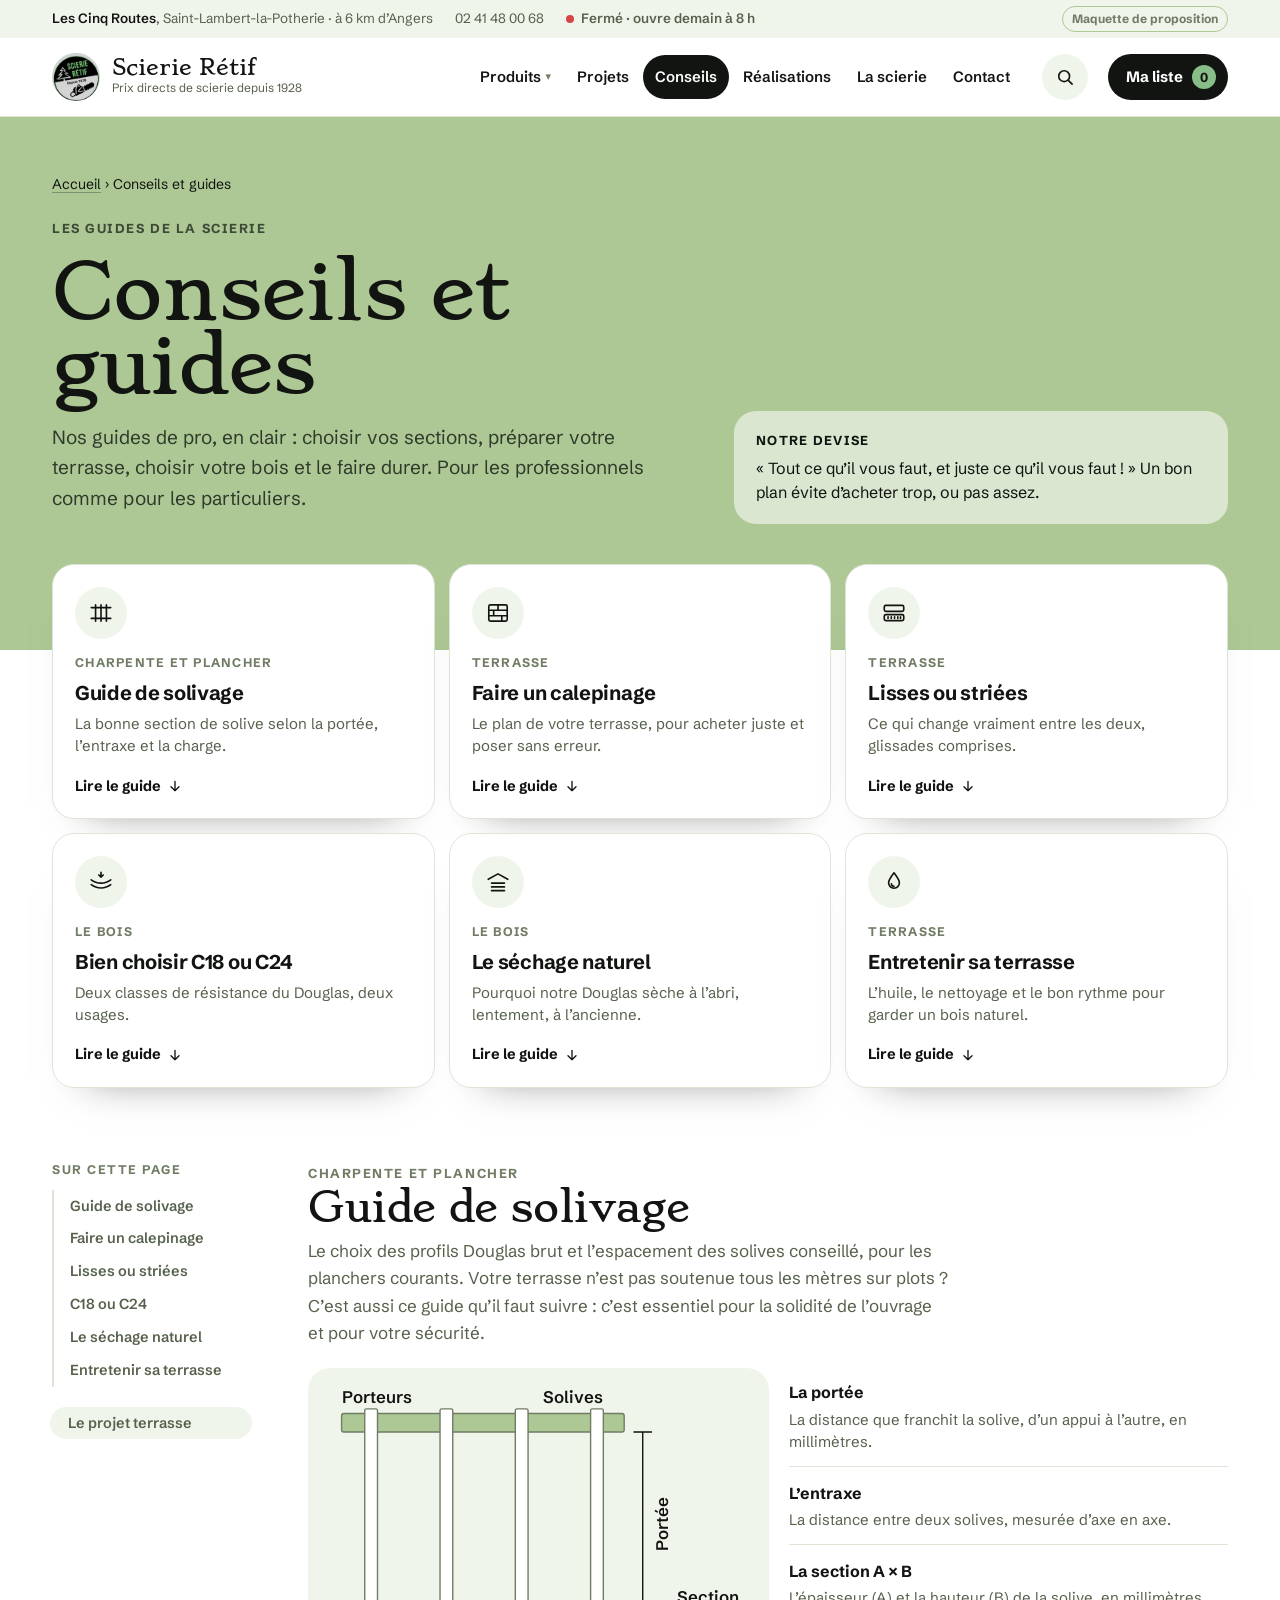
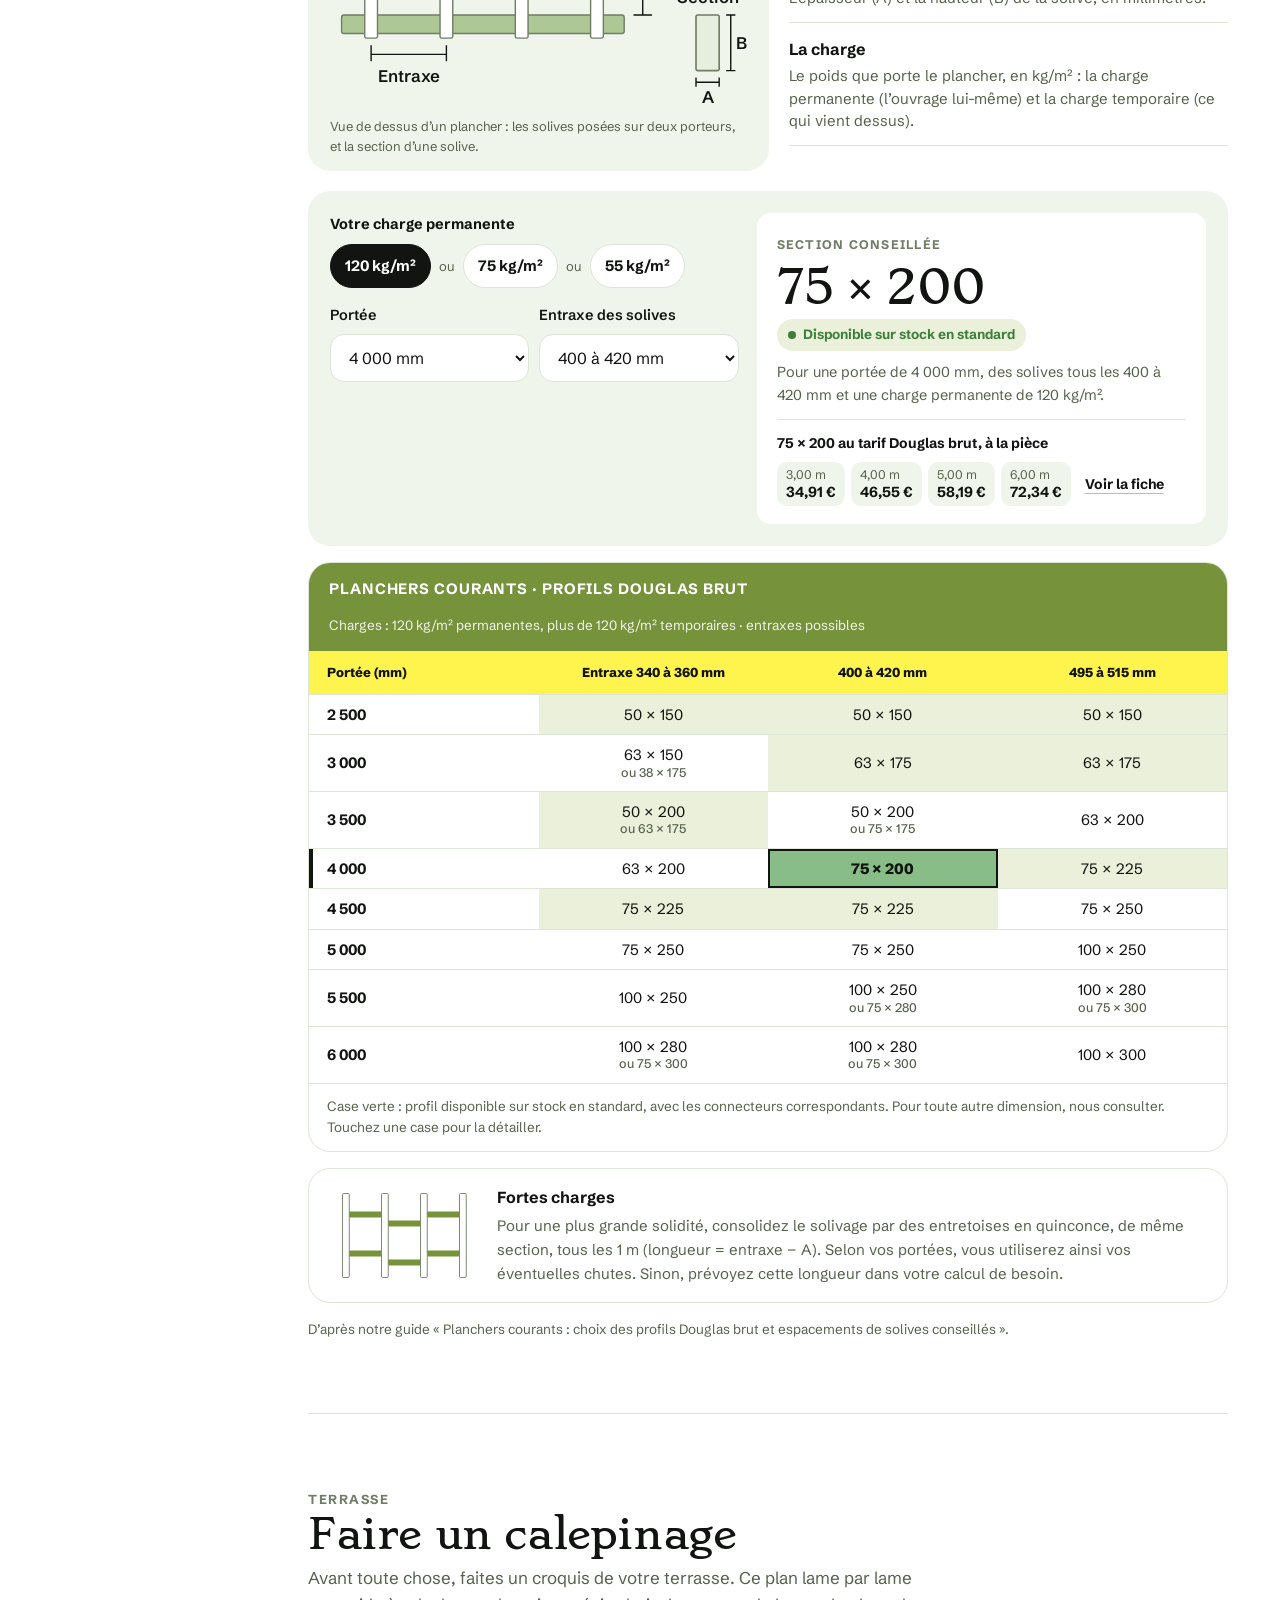
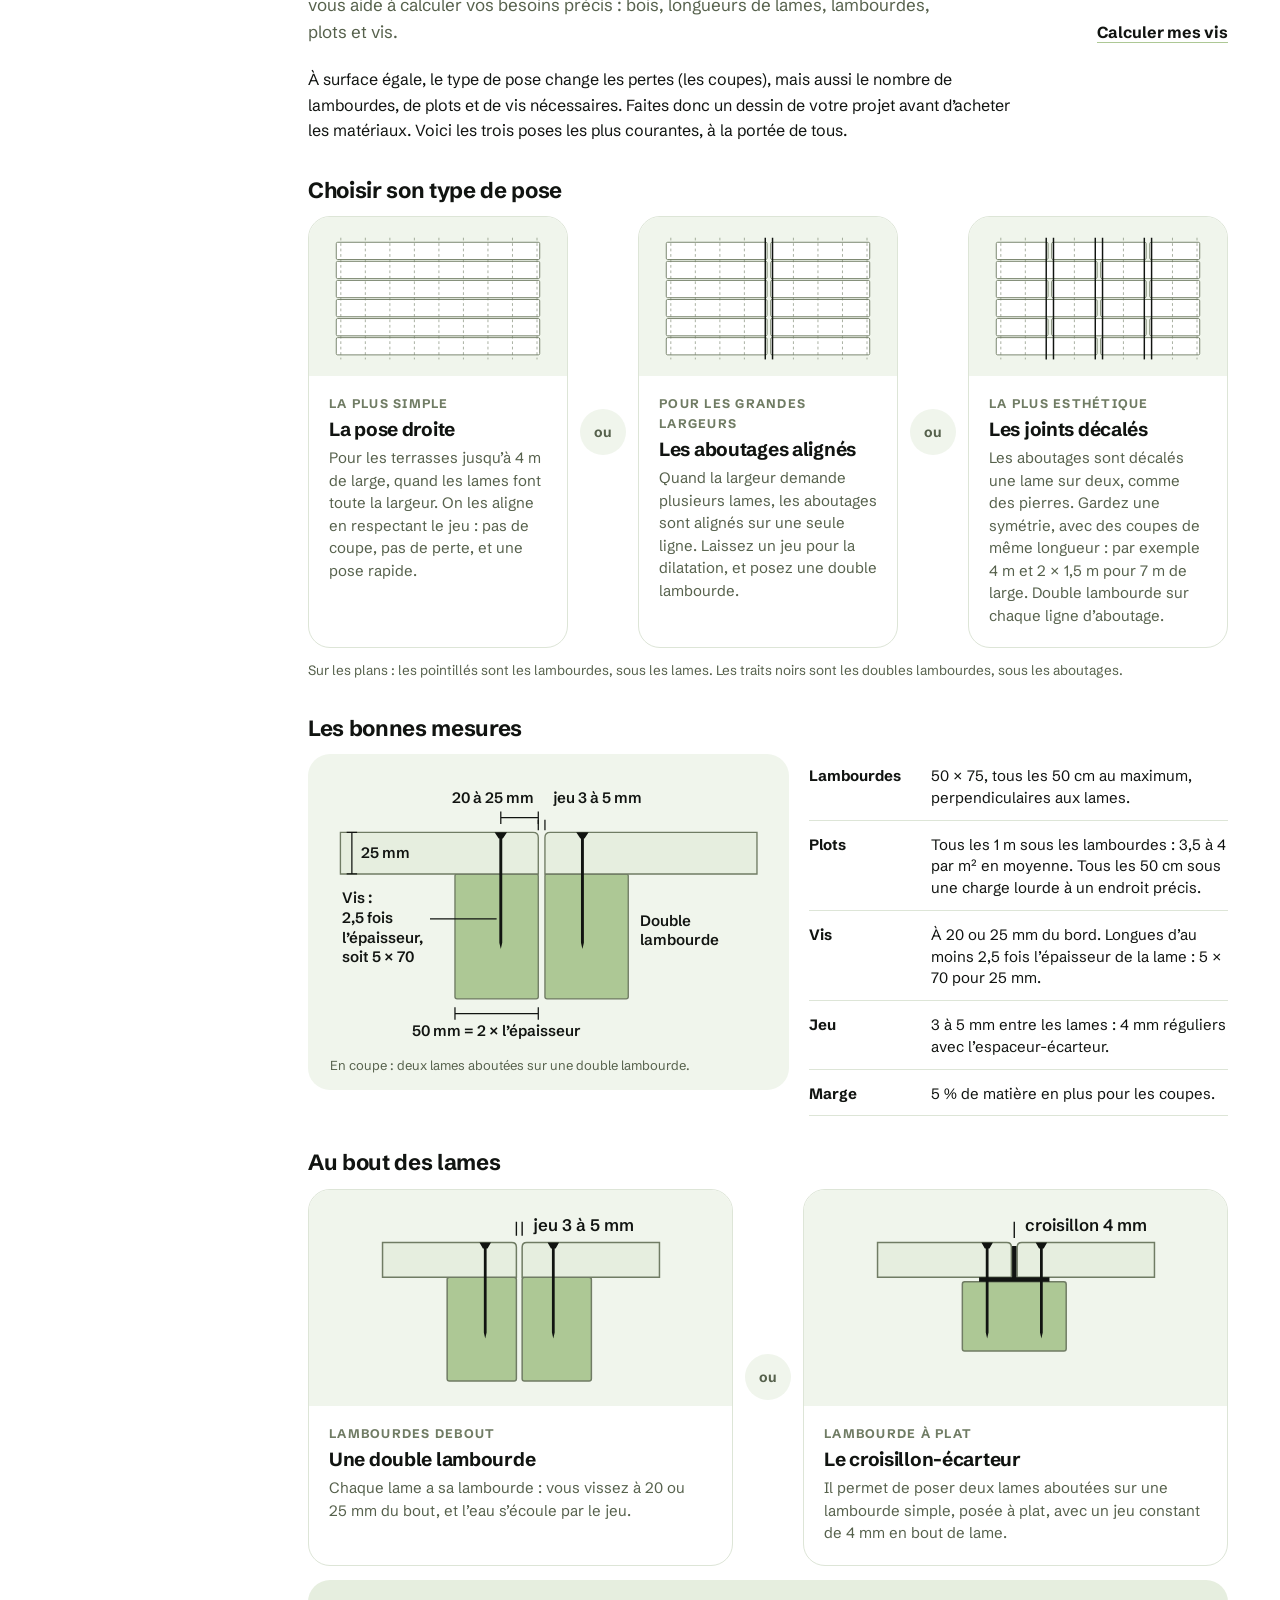
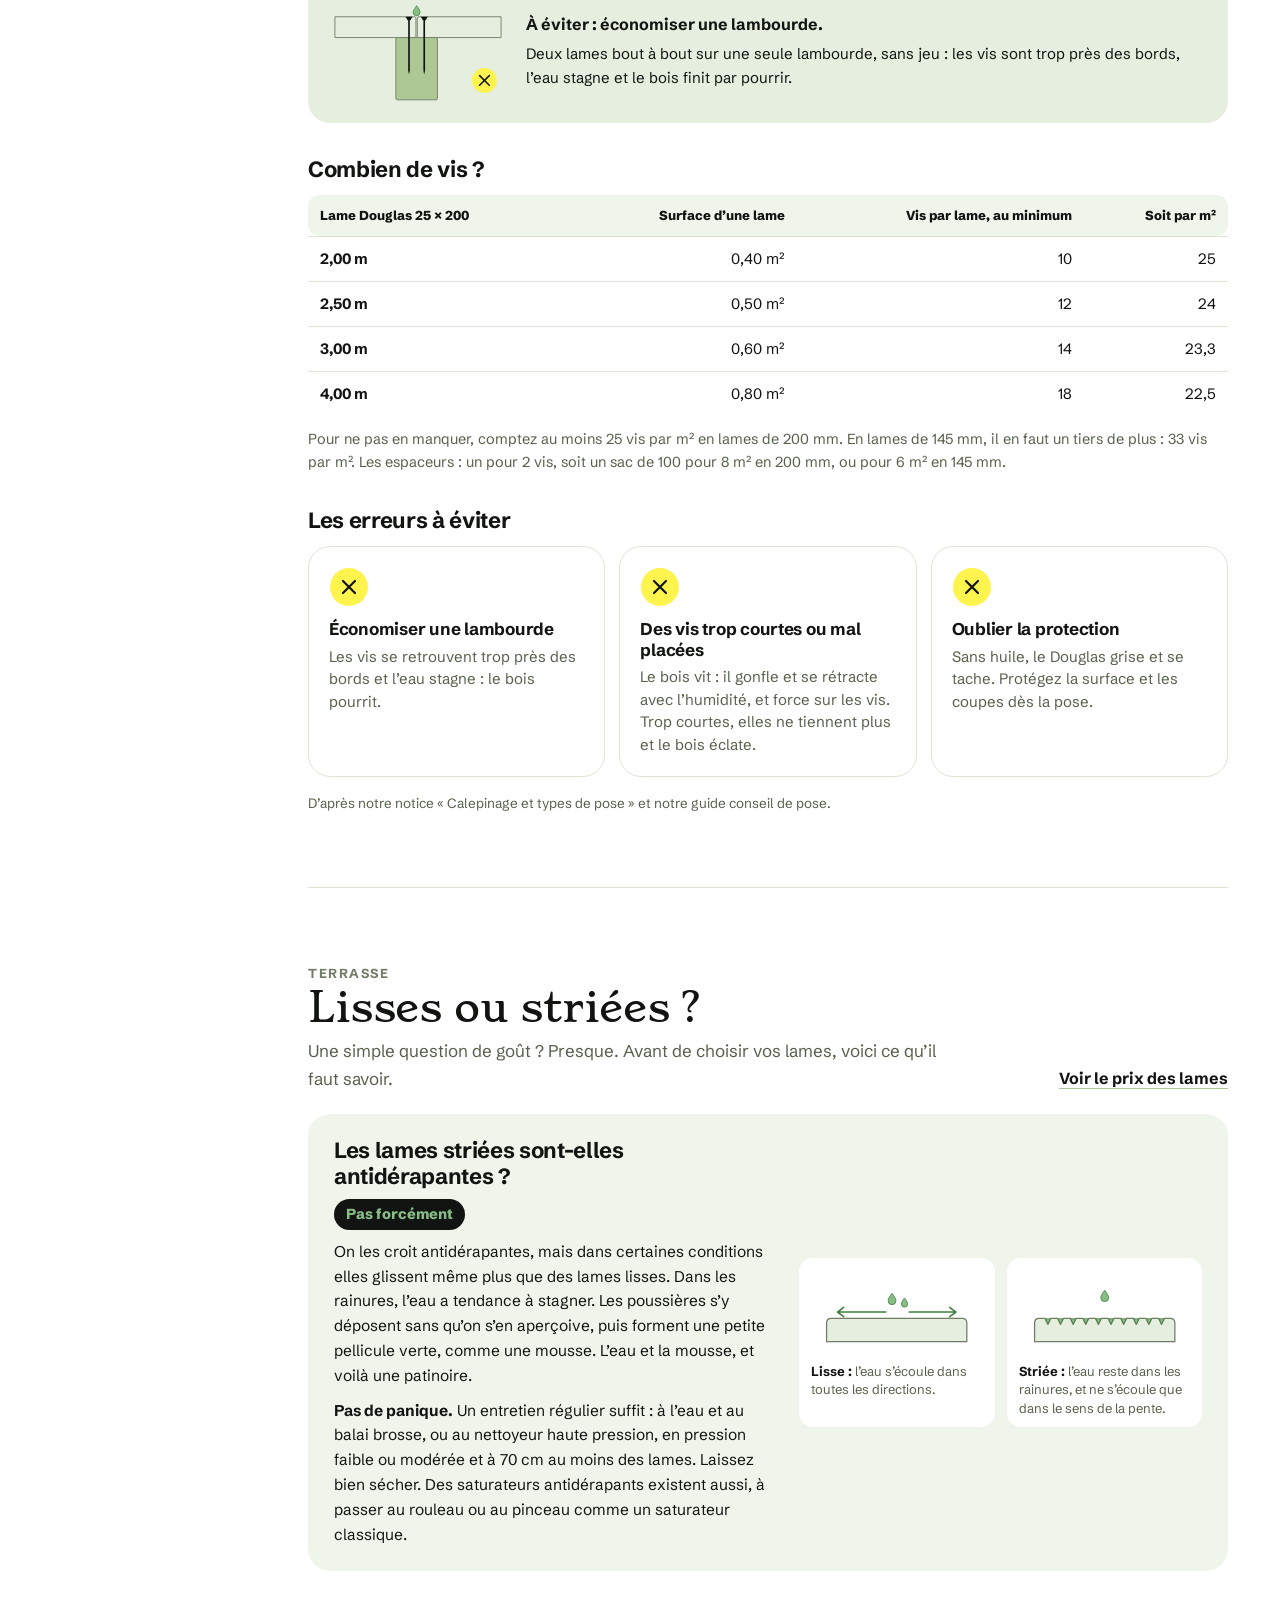
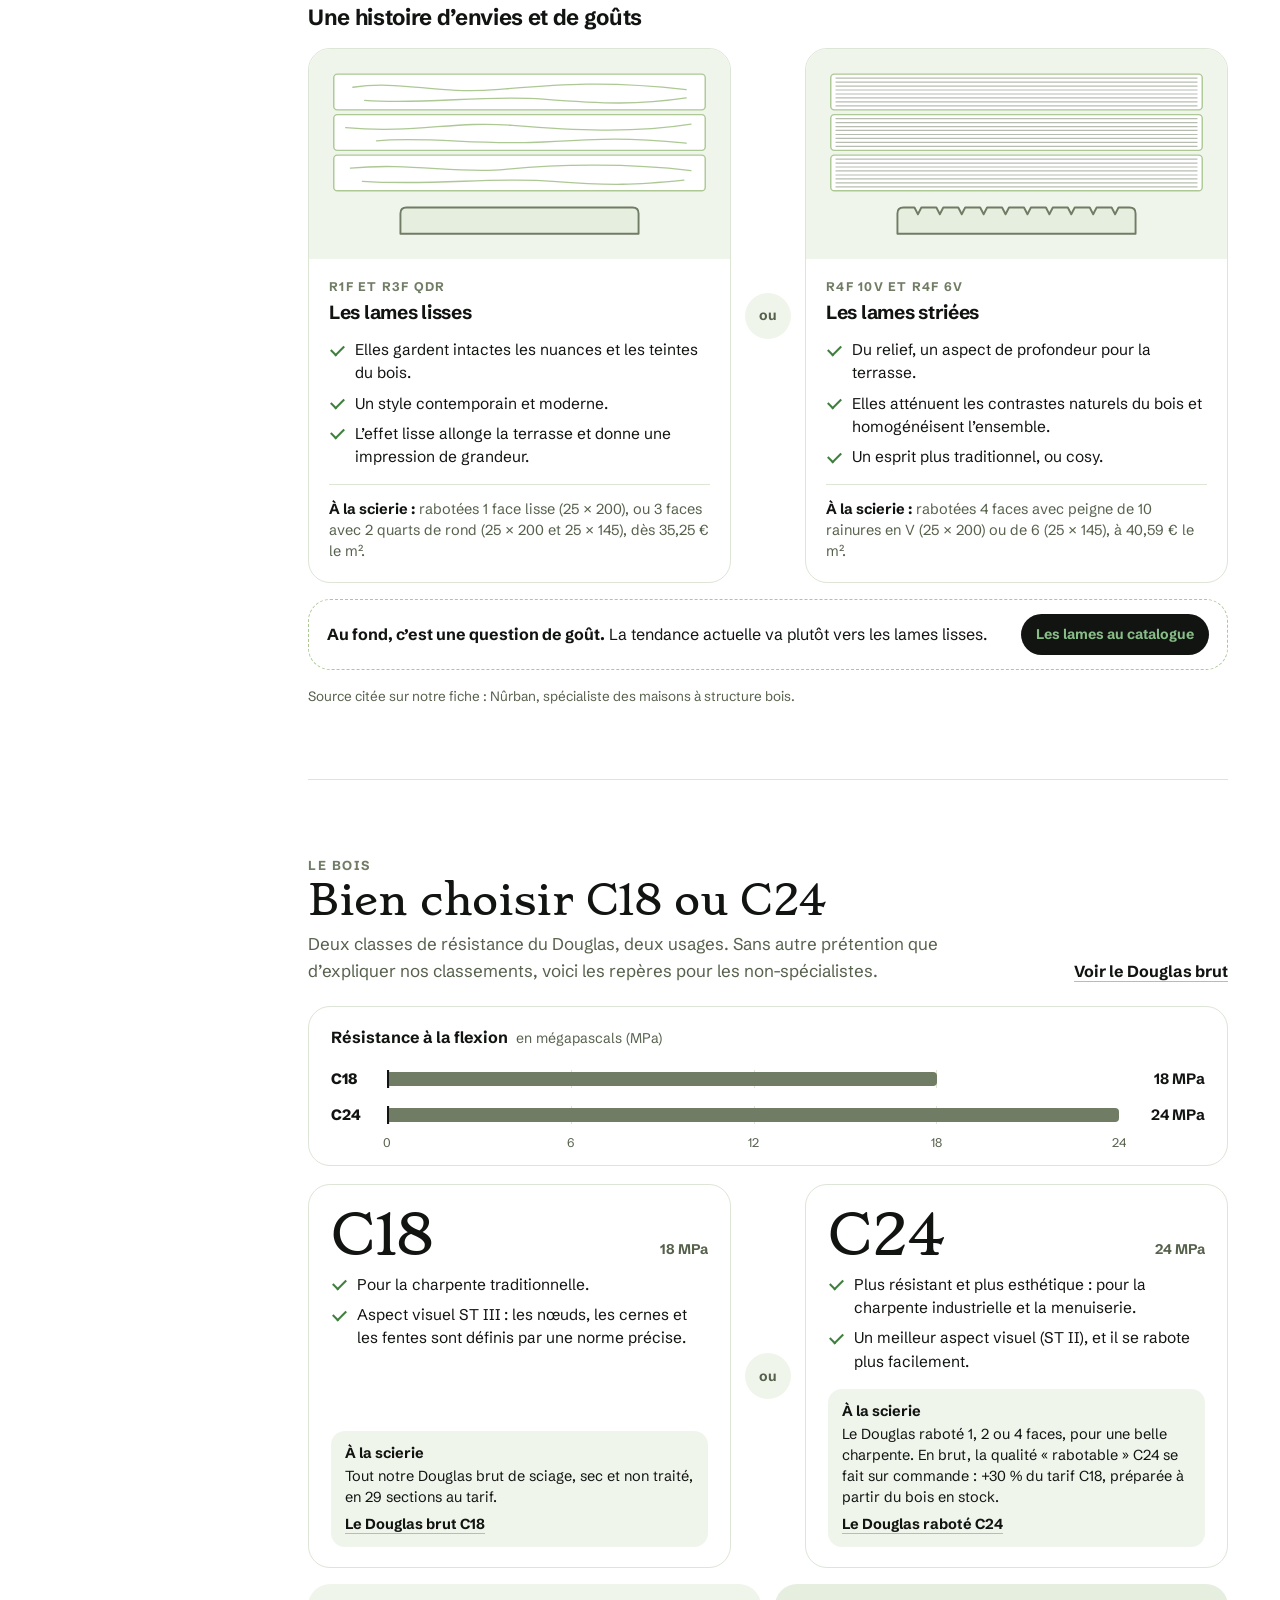
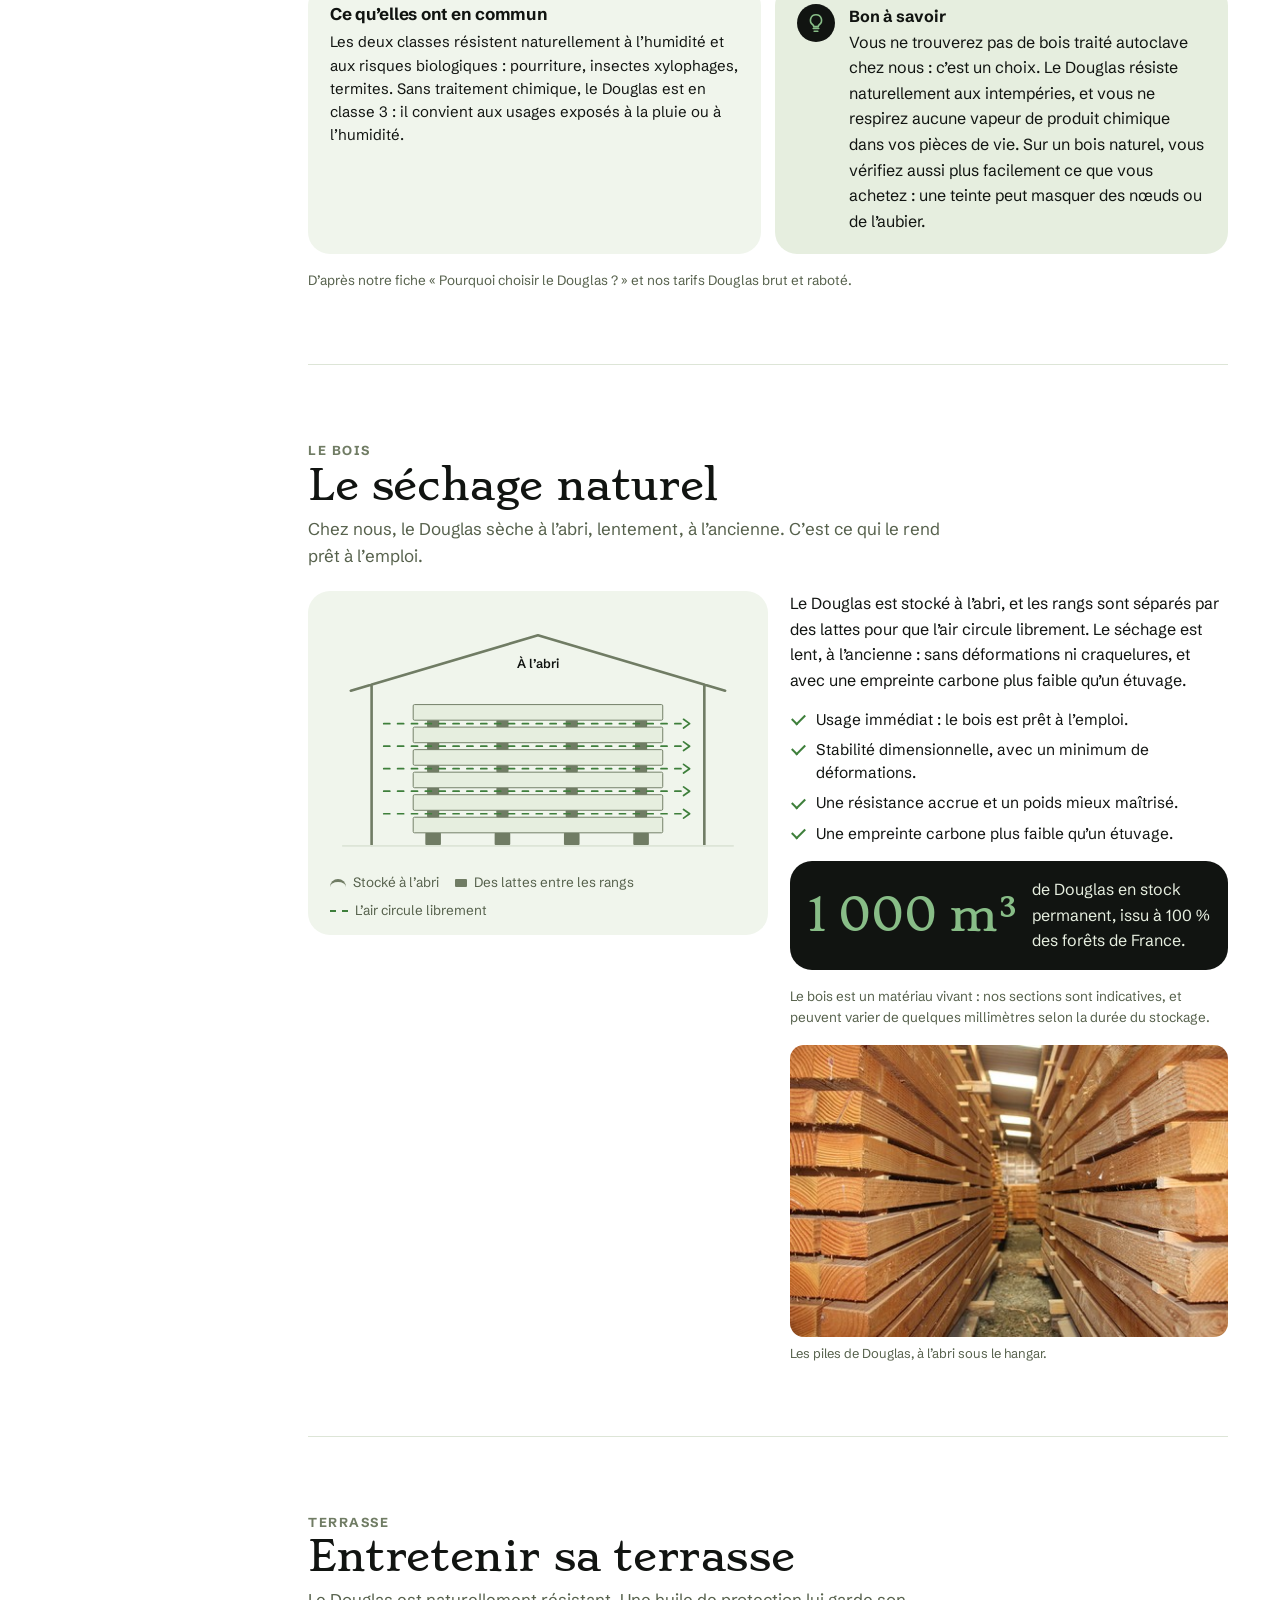
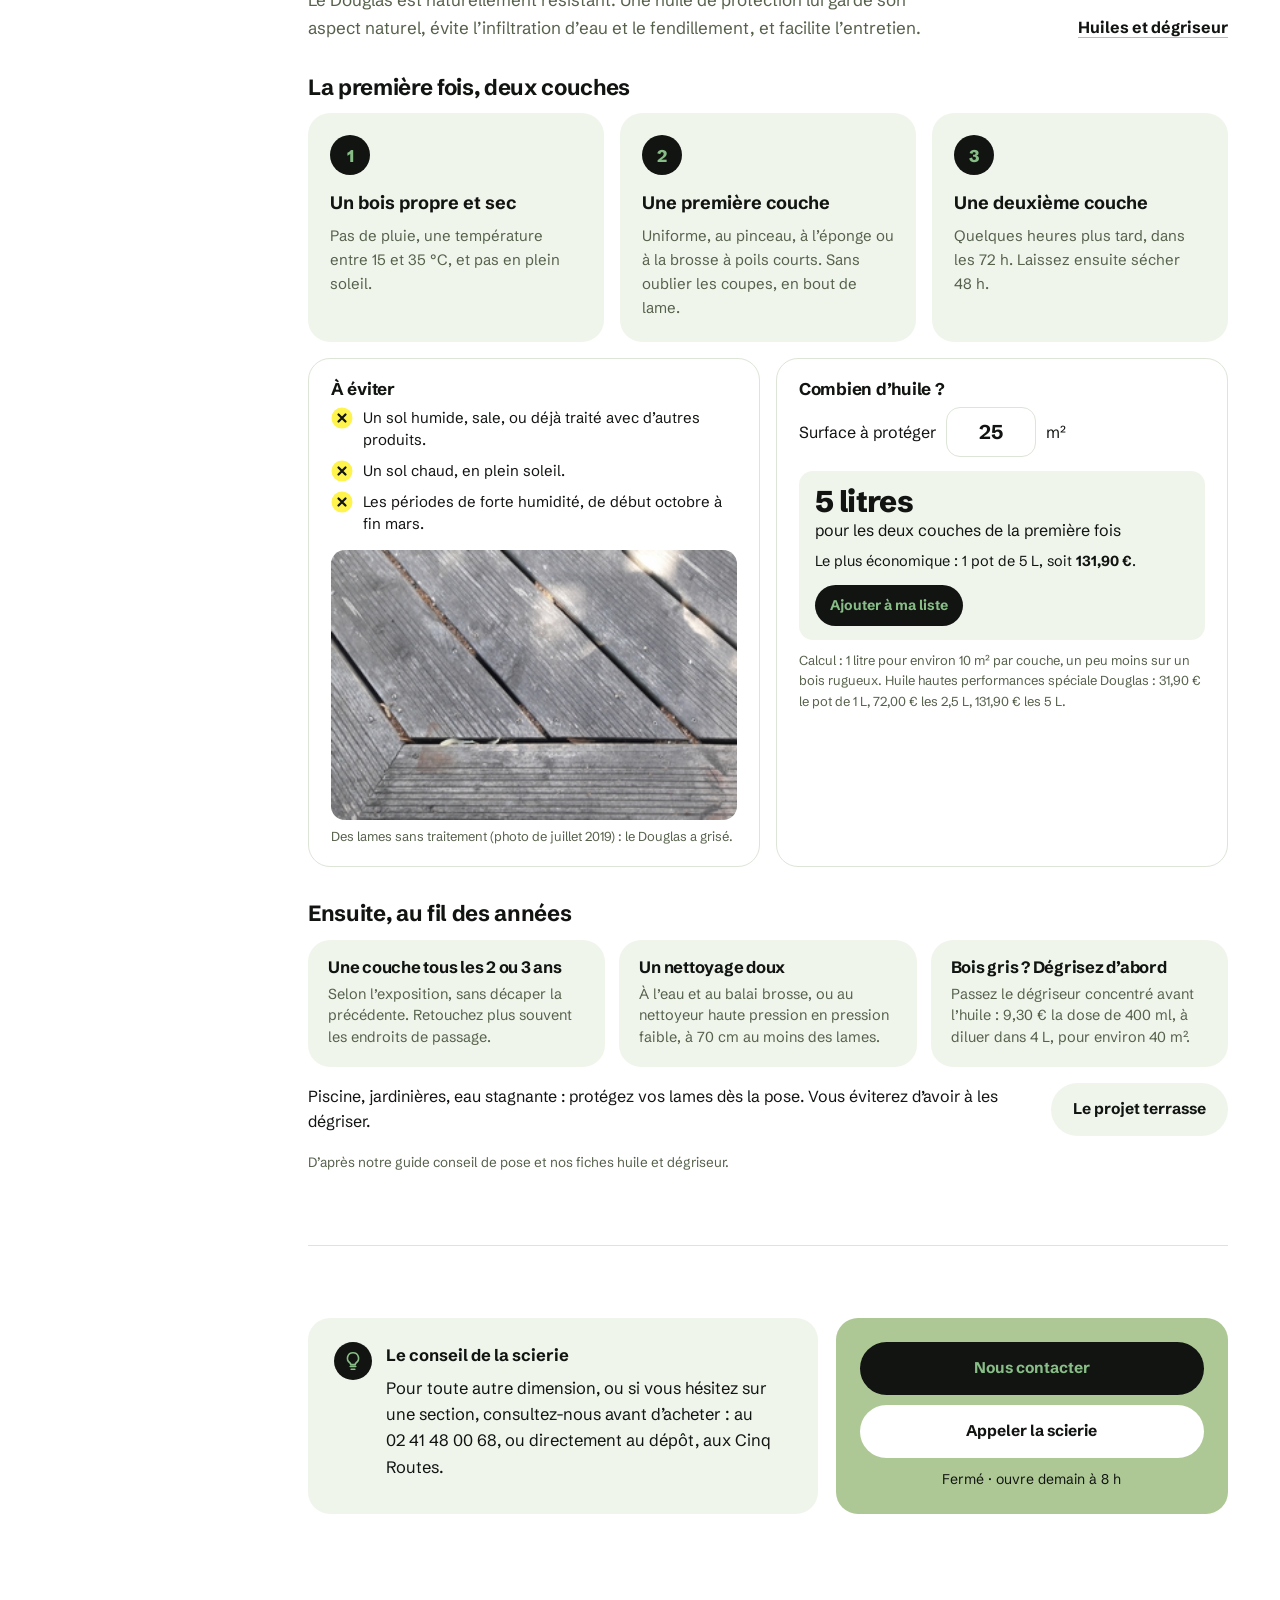
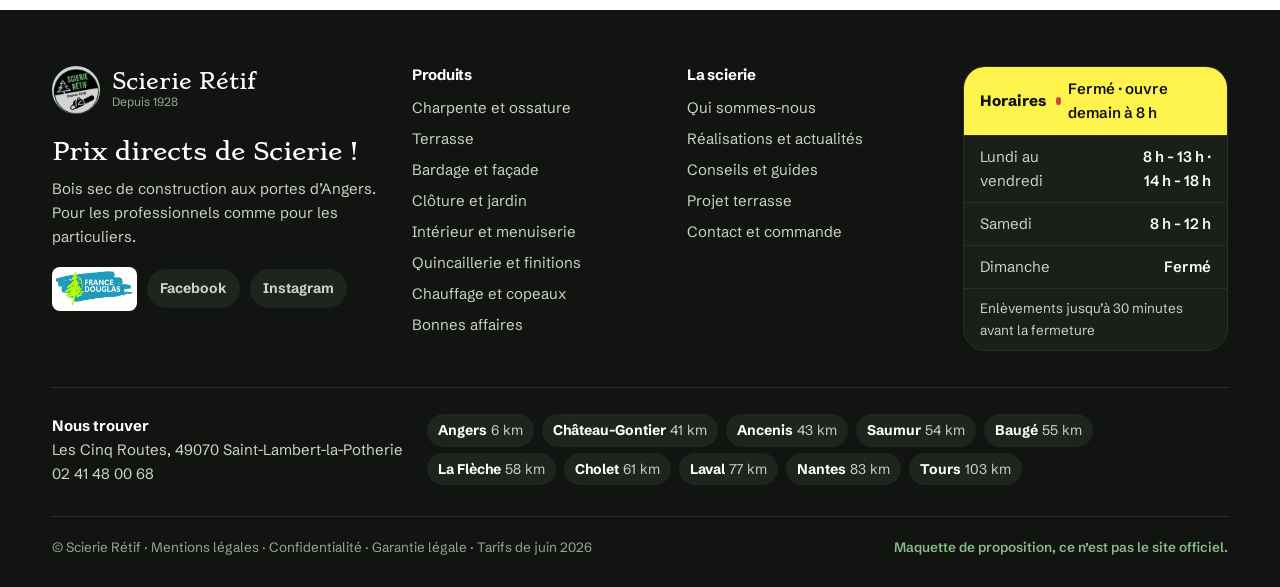
<file: site/conseils.html>
<!doctype html>
<html lang="fr">
<head>
<meta charset="utf-8">
<meta name="robots" content="noindex, nofollow">
<meta name="viewport" content="width=device-width, initial-scale=1">
<title>Conseils et guides · Scierie Rétif (maquette)</title>
<meta name="description" content="Les guides de la Scierie Rétif : guide de solivage, calepinage d’une terrasse, lames lisses ou striées, C18 ou C24, séchage naturel et entretien du bois.">
<link rel="preconnect" href="https://fonts.googleapis.com">
<link rel="preconnect" href="https://fonts.gstatic.com" crossorigin>
<link href="https://fonts.googleapis.com/css2?family=Schibsted+Grotesk:ital,wght@0,400..900;1,400..900&family=Stoke:wght@300;400&display=swap" rel="stylesheet">
<link rel="stylesheet" href="base.css">
<style>
/* Page « Conseils et guides » : préfixe cons- */
.cons-ancre{scroll-margin-top:calc(var(--hd) + 20px)}

/* En-tête et sommaire */
.cons-tete{padding-bottom:120px; margin-bottom:0}
.cons-tete .r-fil{color:var(--noir)}
.cons-tete .r-fil a{text-decoration:underline; text-decoration-color:color-mix(in srgb, var(--noir) 30%, transparent); text-underline-offset:3px}
.cons-tete-in{display:grid; grid-template-columns:minmax(0,1.3fr) minmax(0,1fr); gap:40px; align-items:end; margin-top:20px}
.cons-tete h1{font-size:76px; line-height:.98; margin:14px 0 18px}
.cons-tete-citation{margin:0 0 6px; padding:20px 22px; border-radius:var(--r); background:color-mix(in srgb, var(--blanc) 55%, transparent); font-size:16px; line-height:1.5}
.cons-tete-citation b{display:block; font-size:13px; letter-spacing:.1em; text-transform:uppercase; color:var(--noir); margin-bottom:6px}
.cons-sommaire{position:relative; z-index:2; margin-top:-86px; display:grid; grid-template-columns:repeat(3, minmax(0,1fr)); gap:14px}
.cons-carte{display:flex; flex-direction:column; gap:8px; padding:22px 22px 20px; border:1px solid var(--ligne); border-radius:var(--r); background:var(--blanc); box-shadow:0 24px 40px -36px color-mix(in srgb, var(--noir) 60%, transparent); transition:transform .35s var(--ease), box-shadow .35s}
.cons-carte:hover{transform:translateY(-4px); box-shadow:0 30px 46px -30px color-mix(in srgb, var(--noir) 50%, transparent)}
.cons-carte:focus-visible{outline:2px solid var(--noir); outline-offset:3px}
.cons-carte-ic{width:52px; height:52px; border-radius:50%; background:var(--sc); display:grid; place-items:center; margin-bottom:6px; transition:background .3s}
.cons-carte-ic svg{width:26px; height:26px; fill:none; stroke:var(--noir); stroke-width:1.5; stroke-linecap:round; stroke-linejoin:round; transition:stroke .3s}
.cons-carte:hover .cons-carte-ic{background:var(--noir)}
.cons-carte:hover .cons-carte-ic svg{stroke:var(--vert)}
.cons-carte small{font-size:12.5px; font-weight:700; letter-spacing:.1em; text-transform:uppercase; color:var(--olive)}
.cons-carte-titre{font-weight:700; font-size:20px; letter-spacing:-.015em; line-height:1.2}
.cons-carte p{margin:0; color:var(--of); font-size:15px; line-height:1.45}
.cons-carte-lire{margin-top:auto; padding-top:10px; font-weight:700; font-size:14.5px; display:inline-flex; align-items:center; gap:6px}
.cons-carte-lire svg{width:16px; height:16px; fill:none; stroke:currentColor; stroke-width:2; stroke-linecap:round; stroke-linejoin:round; transition:transform .35s var(--ease)}
.cons-carte:hover .cons-carte-lire svg{transform:translateY(3px)}

/* Mise en page : sommaire latéral et contenu */
.cons-corps{display:grid; grid-template-columns:200px minmax(0,1fr); gap:56px; align-items:start}
.cons-nav{position:sticky; top:calc(var(--hd) + 24px); padding-top:72px}
.cons-nav p{font-size:12.5px; font-weight:700; letter-spacing:.12em; text-transform:uppercase; color:var(--olive); margin:0 0 10px}
.cons-nav ul{list-style:none; margin:0; padding:0; border-left:2px solid var(--ligne)}
.cons-nav a{display:block; margin-left:-2px; padding:7px 0 7px 16px; border-left:2px solid transparent; font-size:14.5px; font-weight:600; line-height:1.3; color:var(--of); transition:color .25s, border-color .25s}
.cons-nav a:hover{color:var(--noir)}
.cons-nav a.on{color:var(--noir); border-left-color:var(--noir)}
.cons-nav .r-btn{margin-top:20px}
.cons-contenu > section + section{border-top:1px solid var(--ligne); margin-top:72px}
.cons-contenu h3{font-size:22px; margin:34px 0 12px}
.cons-contenu .r-tete{margin-bottom:22px}
.cons-txt{max-width:720px}
.cons-txt p{color:var(--noir)}
.cons-source{font-size:13.5px; color:var(--of); margin:16px 0 0}
.cons-liens{display:flex; flex-wrap:wrap; gap:10px; margin-top:22px}

/* Petits éléments communs à la page */
.cons-points{list-style:none; margin:10px 0 0; padding:0; display:grid; gap:7px}
.cons-points li{position:relative; padding-left:26px; font-size:15.5px; line-height:1.5}
.cons-points li::before{content:""; position:absolute; left:2px; top:.42em; width:11px; height:6px; border-left:2px solid var(--ok); border-bottom:2px solid var(--ok); transform:rotate(-45deg)}
.cons-ou-sep{align-self:center; justify-self:center; font-size:14px; font-weight:700; color:var(--of); background:var(--sc); width:46px; height:46px; border-radius:50%; display:grid; place-items:center}
.cons-option{border:1px solid var(--ligne); border-radius:var(--r); overflow:hidden; display:flex; flex-direction:column; background:var(--blanc); transition:transform .35s var(--ease), box-shadow .35s}
.cons-option:hover{transform:translateY(-4px); box-shadow:0 26px 40px -30px color-mix(in srgb, var(--noir) 50%, transparent)}
.cons-option-vis{background:var(--sc); padding:18px 20px 14px}
.cons-option-vis svg{display:block; width:100%; height:auto}
.cons-option-corps{padding:18px 20px 20px; display:flex; flex-direction:column; flex:1}
.cons-option-corps > small{font-size:12.5px; font-weight:700; letter-spacing:.1em; text-transform:uppercase; color:var(--olive)}
.cons-option-corps h4{font-size:19px; margin:4px 0 6px}
.cons-option-corps p{margin:0; color:var(--of); font-size:15px; line-height:1.5}
.cons-option-pied{margin-top:auto; padding-top:14px; border-top:1px solid var(--ligne); font-size:14.5px; color:var(--of); line-height:1.45}
.cons-option-pied b{color:var(--noir)}
.cons-option .cons-points{margin:8px 0 16px}
.cons-svg-txt{font-family:var(--texte); font-size:14.5px; font-weight:600; fill:var(--noir)}
.cons-svg-txt--doux{font-weight:500; fill:var(--of)}
.cons-cote{fill:none; stroke:var(--noir); stroke-width:1.2}

/* Guide de solivage */
.cons-soli-haut{display:grid; grid-template-columns:minmax(0,1.05fr) minmax(0,1fr); gap:20px; margin-bottom:20px}
.cons-schema{margin:0; background:var(--sc); border-radius:var(--r); padding:20px 22px 14px}
.cons-schema svg{display:block; width:100%; max-width:440px; height:auto; margin:0 auto}
.cons-schema figcaption{font-size:13px; color:var(--of); margin-top:8px}
.cons-s-porteur{fill:var(--sauge); stroke:var(--olive); stroke-width:1.2}
.cons-s-solive{fill:var(--blanc); stroke:var(--olive); stroke-width:1.2}
.cons-s-section{fill:var(--sc2); stroke:var(--olive); stroke-width:1.4}
.cons-lexique{margin:0; display:grid; gap:2px; align-content:start}
.cons-lexique div{padding:12px 0; border-bottom:1px solid var(--ligne)}
.cons-lexique dt{font-weight:700}
.cons-lexique dd{margin:3px 0 0; color:var(--of); font-size:15px; line-height:1.5}
.cons-outil{display:grid; grid-template-columns:minmax(0,1fr) minmax(0,1.1fr); gap:18px; background:var(--sc); border-radius:var(--r); padding:22px; margin-bottom:16px}
.cons-etiq{display:block; font-size:14.5px; font-weight:700; margin:0 0 8px}
.cons-charges{display:flex; flex-wrap:wrap; align-items:center; gap:8px}
.cons-charges button{font-weight:700; font-size:15px; background:var(--blanc); border:1.5px solid var(--ligne); padding:9px 14px; border-radius:999px; transition:background .25s, color .25s, border-color .25s}
.cons-charges button:hover{border-color:var(--olive)}
.cons-charges button[aria-checked="true"]{background:var(--noir); color:var(--blanc); border-color:var(--noir)}
.cons-o{font-size:13px; color:var(--of)}
.cons-selects{display:grid; grid-template-columns:minmax(0,1fr) minmax(0,1fr); gap:10px; margin-top:16px}
.cons-res{background:var(--blanc); border-radius:var(--r-s); padding:18px 20px; animation:cons-entre .45s var(--ease)}
@keyframes cons-entre{from{opacity:0; transform:translateY(8px)} to{opacity:1; transform:none}}
.cons-res-etiq{font-size:12.5px; font-weight:700; letter-spacing:.1em; text-transform:uppercase; color:var(--olive)}
.cons-res-sec{font-family:var(--titre); font-size:46px; line-height:1.05; margin:6px 0 8px}
.cons-res-sec i{font-style:normal; font-family:var(--texte); font-size:18px; color:var(--of); margin:0 6px}
.cons-res-badge{display:inline-flex; align-items:center; gap:7px; font-size:13.5px; font-weight:700; color:var(--ok); background:color-mix(in srgb, var(--vert-stock) 55%, var(--blanc)); padding:5px 11px; border-radius:999px}
.cons-res-badge::before{content:""; width:8px; height:8px; border-radius:50%; background:var(--ok)}
.cons-res-badge--non{color:var(--of); background:var(--sc)}
.cons-res-badge--non::before{background:var(--olive)}
.cons-res-phrase{font-size:14.5px; color:var(--of); margin:10px 0 0}
.cons-res-prix{margin-top:12px; padding-top:12px; border-top:1px solid var(--ligne); display:flex; flex-wrap:wrap; align-items:center; gap:8px 14px; font-size:14px}
.cons-res-prix > span{width:100%; font-weight:700}
.cons-res-prix ul{list-style:none; margin:0; padding:0; display:flex; flex-wrap:wrap; gap:6px}
.cons-res-prix li{display:grid; background:var(--sc); border-radius:10px; padding:5px 9px; font-size:12.5px; line-height:1.25; color:var(--of)}
.cons-res-prix li b{font-size:14.5px; color:var(--noir)}
.r-tarif.cons-soli td{white-space:normal; line-height:1.3; text-align:center}
.r-tarif.cons-soli th{text-align:center}
.r-tarif.cons-soli td:first-child, .r-tarif.cons-soli th:first-child{text-align:left}
.r-tarif.cons-soli td.cons-c{cursor:pointer; transition:background .2s}
.r-tarif.cons-soli td.cons-c:hover{background:var(--sc)}
.r-tarif.cons-soli td.p:focus-visible, .r-tarif.cons-soli td.cons-c:focus-visible{outline:2px solid var(--noir); outline-offset:-3px}
.cons-ou{display:block; font-size:12.5px; color:var(--of); font-weight:500}
.r-tarif td.p:hover .cons-ou, .r-tarif td.sel .cons-ou{color:inherit}
.cons-soli-bloc{margin-bottom:16px}
.cons-fortes{display:grid; grid-template-columns:150px minmax(0,1fr); gap:18px; align-items:center; border:1px solid var(--ligne); border-radius:var(--r); padding:16px 20px}
.cons-fortes svg{width:100%; height:auto; display:block}
.cons-fortes p{margin:4px 0 0; color:var(--of); font-size:15px}
.cons-f-solive{fill:var(--blanc); stroke:var(--olive); stroke-width:1.2}
.cons-f-entretoise{fill:var(--olive-tarif)}

/* Calepinage */
.cons-poses{display:grid; grid-template-columns:minmax(0,1fr) auto minmax(0,1fr) auto minmax(0,1fr); gap:12px; align-items:stretch}
.cons-p-lame{fill:var(--blanc); stroke:var(--olive); stroke-width:1}
.cons-p-lamb{stroke:var(--olive); stroke-width:1; stroke-dasharray:3 3; opacity:.65}
.cons-p-double{stroke:var(--noir); stroke-width:1.6}
.cons-legende-p{font-size:13.5px; color:var(--of); margin:12px 0 0}
.cons-mesures{display:grid; grid-template-columns:minmax(0,1.15fr) minmax(0,1fr); gap:20px; align-items:start}
.cons-mesures .cons-schema svg{max-width:480px}
.cons-m-lame{fill:var(--sc2); stroke:var(--olive); stroke-width:1.3}
.cons-m-lamb{fill:var(--sauge); stroke:var(--olive); stroke-width:1.3}
.cons-m-vis{fill:var(--noir)}
.cons-m-plaque{fill:var(--noir)}
.cons-reperes{margin:0; display:grid; gap:2px}
.cons-reperes div{display:grid; grid-template-columns:110px minmax(0,1fr); gap:12px; padding:11px 0; border-bottom:1px solid var(--ligne); font-size:15px; line-height:1.45}
.cons-reperes dt{font-weight:700}
.cons-reperes dd{margin:0; color:var(--noir)}
.cons-about{display:grid; grid-template-columns:minmax(0,1fr) auto minmax(0,1fr); gap:12px; align-items:stretch}
.cons-about .cons-option-vis svg{max-width:300px; margin:0 auto}
.cons-eviter{margin-top:14px; display:grid; grid-template-columns:180px minmax(0,1fr); gap:18px; align-items:center; background:var(--sc2); border-radius:var(--r); padding:16px 20px}
.cons-eviter svg{display:block; width:100%; height:auto}
.cons-eviter b{display:block}
.cons-eviter p{margin:4px 0 0; font-size:15px}
.cons-croix circle{fill:var(--jaune)}
.cons-croix path{stroke:var(--noir); stroke-width:2.2; stroke-linecap:round; fill:none}
.cons-eau{fill:var(--vert); stroke:var(--ok); stroke-width:1}
.cons-table{width:100%; border-collapse:collapse; font-size:15px; margin-top:4px}
.cons-table th{font-size:13px; font-weight:800; text-align:right; padding:10px 12px; background:var(--sc); color:var(--noir)}
.cons-table td{padding:10px 12px; text-align:right; border-top:1px solid var(--ligne)}
.cons-table th:first-child, .cons-table td:first-child{text-align:left}
.cons-table th:first-child{border-radius:12px 0 0 12px}
.cons-table th:last-child{border-radius:0 12px 12px 0}
.cons-table tr:hover td{background:var(--sc)}
.cons-table-note{font-size:14.5px; color:var(--of); margin:12px 0 0}
.cons-erreurs{display:grid; grid-template-columns:repeat(3, minmax(0,1fr)); gap:14px}
.cons-erreur{border:1px solid var(--ligne); border-radius:var(--r); padding:20px}
.cons-erreur svg{width:40px; height:40px; display:block; margin-bottom:12px}
.cons-erreur h4{font-size:17px; margin:0 0 6px}
.cons-erreur p{margin:0; color:var(--of); font-size:15px; line-height:1.5}

/* Lisses ou striées */
.cons-question{display:grid; grid-template-columns:minmax(0,1.1fr) minmax(0,1fr); gap:22px; align-items:center; background:var(--sc); border-radius:var(--r); padding:24px 26px}
.cons-question h3{margin:0 0 8px}
.cons-question p{margin:0 0 10px; font-size:15.5px}
.cons-question p:last-child{margin-bottom:0}
.cons-reponse{display:inline-block; font-weight:800; background:var(--noir); color:var(--vert); padding:4px 12px; border-radius:999px; margin-bottom:10px; font-size:14.5px}
.cons-eaux{display:grid; grid-template-columns:minmax(0,1fr) minmax(0,1fr); gap:12px}
.cons-eaux figure{margin:0; background:var(--blanc); border-radius:var(--r-s); padding:12px 12px 10px}
.cons-eaux svg{display:block; width:100%; height:auto}
.cons-eaux figcaption{font-size:13px; line-height:1.4; color:var(--of); margin-top:6px}
.cons-eaux figcaption b{color:var(--noir)}
.cons-duo{display:grid; grid-template-columns:minmax(0,1fr) auto minmax(0,1fr); gap:14px; align-items:stretch; margin-top:16px}
.cons-tex-lame{fill:var(--blanc); stroke:var(--sauge); stroke-width:1.2}
.cons-tex-veine{fill:none; stroke:var(--sauge); stroke-width:1.1; stroke-linecap:round}
.cons-tex-rainure{stroke:var(--olive); stroke-width:1; opacity:.5}
.cons-profil{fill:var(--sc2); stroke:var(--olive); stroke-width:1.6; stroke-linejoin:round}
.cons-tendance{display:flex; flex-wrap:wrap; align-items:center; justify-content:space-between; gap:10px 20px; margin-top:16px; padding:14px 18px; border:1px dashed var(--sauge); border-radius:var(--r)}
.cons-tendance p{margin:0}

/* C18 ou C24 */
.cons-mpa{margin:0 0 18px; border:1px solid var(--ligne); border-radius:var(--r); padding:18px 22px 14px}
.cons-mpa figcaption{display:flex; align-items:baseline; gap:8px; margin-bottom:10px}
.cons-mpa figcaption b{font-size:16px}
.cons-mpa figcaption span{font-size:14px; color:var(--of)}
.cons-mpa-rang{display:grid; grid-template-columns:44px minmax(0,1fr) 74px; gap:12px; align-items:center; padding:6px 0}
.cons-mpa-rang > span{font-weight:800; font-size:15px}
.cons-mpa-rang > b{font-size:15px; text-align:right; white-space:nowrap}
.cons-mpa-piste{position:relative; height:18px; background:repeating-linear-gradient(90deg, var(--ligne) 0 1px, transparent 1px 25%); border-left:2px solid var(--noir)}
.cons-mpa-piste i{position:absolute; left:0; top:2px; bottom:2px; width:calc(var(--v) * 100%); background:var(--olive); border-radius:0 4px 4px 0; transform:scaleX(0); transform-origin:left; transition:transform 1.3s var(--ease) .2s}
.vu .cons-mpa-piste i{transform:scaleX(1)}
.cons-mpa-rang:hover .cons-mpa-piste i{background:var(--noir)}
.cons-mpa-axe{display:grid; grid-template-columns:44px minmax(0,1fr) 74px; gap:12px; font-size:12.5px; color:var(--of)}
.cons-mpa-axe > div{position:relative; height:18px}
.cons-mpa-axe > div > span{position:absolute; top:0; transform:translateX(-50%)}
.cons-classes{display:grid; grid-template-columns:minmax(0,1fr) auto minmax(0,1fr); gap:14px; align-items:stretch}
.cons-classe{border:1px solid var(--ligne); border-radius:var(--r); padding:22px 22px 20px; display:flex; flex-direction:column; background:var(--blanc); transition:transform .35s var(--ease), box-shadow .35s}
.cons-classe:hover{transform:translateY(-4px); box-shadow:0 26px 40px -30px color-mix(in srgb, var(--noir) 50%, transparent)}
.cons-classe-tete{display:flex; align-items:baseline; justify-content:space-between; gap:10px}
.cons-classe-tete b{font-family:var(--titre); font-weight:400; font-size:54px; line-height:1}
.cons-classe-tete span{font-size:14px; font-weight:700; color:var(--of)}
.cons-classe .cons-points{margin:12px 0 16px}
.cons-classe-pied{margin-top:auto; background:var(--sc); border-radius:var(--r-s); padding:12px 14px; font-size:14.5px; line-height:1.45}
.cons-classe-pied b{display:block; margin-bottom:2px}
.cons-classe-pied a{display:inline-block; margin-top:6px}
.cons-commun{display:grid; grid-template-columns:minmax(0,1fr) minmax(0,1fr); gap:14px; margin-top:16px}
.cons-commun > div{background:var(--sc); border-radius:var(--r); padding:20px 22px}
.cons-commun h4{font-size:17px; margin:0 0 6px}
.cons-commun p{margin:0; font-size:15px; line-height:1.55}
.cons-commun .r-conseil{background:var(--sc2)}

/* Séchage naturel */
.cons-sechage{display:grid; grid-template-columns:minmax(0,1.05fr) minmax(0,1fr); gap:22px; align-items:start}
.cons-se-toit{fill:none; stroke:var(--olive); stroke-width:3; stroke-linecap:round; stroke-linejoin:round}
.cons-se-sol{stroke:var(--ligne); stroke-width:2}
.cons-se-cale{fill:var(--olive)}
.cons-se-rang{fill:var(--sc2); stroke:var(--olive); stroke-width:1.1}
.cons-se-latte{fill:var(--olive)}
.cons-se-air{fill:none; stroke:var(--ok); stroke-width:2; stroke-linecap:round; stroke-dasharray:7 9; animation:cons-souffle 1.8s linear infinite}
.cons-se-pointe{fill:none; stroke:var(--ok); stroke-width:2; stroke-linecap:round; stroke-linejoin:round}
@keyframes cons-souffle{to{stroke-dashoffset:-32}}
.cons-legende-s{list-style:none; margin:10px 0 0; padding:0; display:flex; flex-wrap:wrap; gap:6px 16px; font-size:13.5px; color:var(--of)}
.cons-legende-s li{display:inline-flex; align-items:center; gap:7px}
.cons-legende-s i{display:inline-block; width:18px; height:0; border-top:2px dashed var(--ok)}
.cons-legende-s i.cons-l-latte{width:12px; height:8px; border:0; background:var(--olive); border-radius:1px}
.cons-legende-s i.cons-l-toit{width:16px; height:8px; border:0; border-top:3px solid var(--olive); border-radius:8px 8px 0 0}
.cons-chiffre{display:flex; align-items:center; gap:16px; margin:16px 0; padding:16px 18px; background:var(--noir); color:var(--sc2); border-radius:var(--r)}
.cons-chiffre b{font-family:var(--titre); font-weight:400; font-size:44px; line-height:1; color:var(--vert); white-space:nowrap}
.cons-photo{margin:16px 0 0}
.cons-photo img{width:100%; max-width:450px; border-radius:var(--r-s)}
.cons-photo figcaption{font-size:13px; color:var(--of); margin-top:6px}

/* Entretien */
.cons-entretien{display:grid; grid-template-columns:minmax(0,1fr) minmax(0,1fr); gap:16px; margin-top:16px}
.cons-carte-bloc{border:1px solid var(--ligne); border-radius:var(--r); padding:20px 22px}
.cons-carte-bloc h4{font-size:17px; margin:0 0 8px}
.cons-non{list-style:none; margin:0; padding:0; display:grid; gap:9px}
.cons-non li{display:grid; grid-template-columns:22px minmax(0,1fr); gap:10px; font-size:15px; line-height:1.45}
.cons-non svg{width:22px; height:22px}
.cons-huile-champ{display:flex; align-items:center; gap:10px; flex-wrap:wrap}
.cons-huile-champ input{width:90px; font:inherit; font-weight:700; font-size:20px; text-align:center; border:1px solid var(--ligne); border-radius:var(--r-s); padding:8px 10px; color:var(--noir)}
.cons-huile-champ input:focus{outline:none; border-color:var(--noir); box-shadow:0 0 0 3px var(--sc2)}
.cons-huile-res{margin:14px 0 0; padding:14px 16px; background:var(--sc); border-radius:var(--r-s)}
.cons-huile-res b.cons-litres{display:block; font-size:30px; font-weight:800; letter-spacing:-.02em; line-height:1.1}
.cons-huile-res p{margin:6px 0 0; font-size:14.5px}
.cons-huile-res .r-btn{margin-top:12px}
.cons-huile-note{font-size:13px; color:var(--of); margin:10px 0 0}
.cons-ensuite{display:grid; grid-template-columns:repeat(3, minmax(0,1fr)); gap:14px; margin-top:4px}
.cons-ensuite > div{background:var(--sc); border-radius:var(--r); padding:18px 20px}
.cons-ensuite h4{font-size:16.5px; margin:0 0 6px}
.cons-ensuite p{margin:0; font-size:14.5px; color:var(--of); line-height:1.5}
.cons-entretien-bas{display:grid; grid-template-columns:minmax(0,1fr) auto; gap:20px; align-items:center; margin-top:16px}
.cons-fin{display:grid; grid-template-columns:minmax(0,1.3fr) minmax(0,1fr); gap:18px; align-items:stretch}
.cons-fin .r-conseil{font-size:16.5px; padding:24px 26px}
.cons-fin .r-conseil p{margin:6px 0 0}
.cons-fin-btns{display:flex; flex-direction:column; justify-content:center; gap:10px; background:var(--sauge); border-radius:var(--r); padding:24px}
.cons-fin-btns .r-btn{white-space:normal; text-align:center}
.cons-fin-btns small{text-align:center; color:var(--noir); font-size:14px}

/* Écrans plus petits */
@media (max-width:1100px){
  .cons-corps{grid-template-columns:minmax(0,1fr)}
  .cons-nav{display:none}
  .cons-sommaire{grid-template-columns:repeat(2, minmax(0,1fr))}
  .cons-poses{grid-template-columns:minmax(0,1fr)}
  .cons-poses .cons-ou-sep{margin:0 auto}
}
@media (max-width:860px){
  .cons-tete-in{grid-template-columns:minmax(0,1fr); gap:16px}
  .cons-soli-haut, .cons-outil, .cons-mesures, .cons-question, .cons-sechage, .cons-entretien, .cons-fin, .cons-commun{grid-template-columns:minmax(0,1fr)}
  .cons-about, .cons-duo, .cons-classes{grid-template-columns:minmax(0,1fr)}
  .cons-erreurs, .cons-ensuite{grid-template-columns:minmax(0,1fr)}
  .cons-entretien-bas{grid-template-columns:minmax(0,1fr)}
}
@media (max-width:760px){
  .cons-tete{padding-bottom:96px}
  .cons-tete h1{font-size:46px; margin-top:10px}
  .cons-sommaire{grid-template-columns:minmax(0,1fr); margin-top:-70px; gap:10px}
  .cons-carte{display:grid; grid-template-columns:48px minmax(0,1fr); column-gap:14px; row-gap:2px; padding:16px}
  .cons-carte-ic{grid-row:1 / span 3; width:48px; height:48px; margin:0}
  .cons-carte p{grid-column:2}
  .cons-carte-lire{display:none}
  .cons-contenu > section + section{margin-top:52px}
  .cons-contenu h3{font-size:20px; margin-top:28px}
  .cons-outil{padding:16px}
  .cons-res-sec{font-size:38px}
  .r-tarif.cons-soli{min-width:0; font-size:13px}
  .r-tarif.cons-soli td, .r-tarif.cons-soli th{padding-left:4px; padding-right:4px}
  .r-tarif.cons-soli td:first-child, .r-tarif.cons-soli th:first-child{padding-left:10px}
  .cons-ou{font-size:11.5px}
  .cons-fortes{grid-template-columns:minmax(0,1fr); padding:16px}
  .cons-fortes svg{max-width:200px}
  .cons-eviter{grid-template-columns:minmax(0,1fr)}
  .cons-eviter svg{max-width:220px}
  .cons-reperes div{grid-template-columns:minmax(0,1fr); gap:2px}
  .cons-table{font-size:14px}
  .cons-table th, .cons-table td{padding:9px 8px}
  .cons-question{padding:18px}
  .cons-classe-tete b{font-size:44px}
  .cons-mpa{padding:14px 14px 10px}
  .cons-mpa-rang, .cons-mpa-axe{grid-template-columns:36px minmax(0,1fr) 62px; gap:8px}
  .cons-chiffre b{font-size:36px}
}
</style>
</head>
<body data-page="conseils">
<header data-entete></header>
<main>

  <!-- En-tête -->
  <section class="r-tete-page r-tete-page--bandeau cons-tete">
    <div class="r-wrap">
      <nav class="r-fil" aria-label="Fil d’Ariane"><a href="index.html">Accueil</a> › Conseils et guides</nav>
      <div class="cons-tete-in">
        <div>
          <span class="r-kicker">Les guides de la scierie</span>
          <h1>Conseils et guides</h1>
          <p class="r-lead">Nos guides de pro, en clair&nbsp;: choisir vos sections, préparer votre terrasse, choisir votre bois et le faire durer. Pour les professionnels comme pour les particuliers.</p>
        </div>
        <p class="cons-tete-citation"><b>Notre devise</b>«&nbsp;Tout ce qu’il vous faut, et juste ce qu’il vous faut&nbsp;!&nbsp;» Un bon plan évite d’acheter trop, ou pas assez.</p>
      </div>
    </div>
  </section>

  <div class="r-wrap">
    <!-- Sommaire en cartes -->
    <nav class="cons-sommaire" aria-label="Les guides">
      <a class="cons-carte" href="#solivage">
        <span class="cons-carte-ic"><svg viewBox="0 0 24 24" aria-hidden="true"><path d="M3 7h18M3 17h18M7 4.5v15M12 4.5v15M17 4.5v15"/></svg></span>
        <small>Charpente et plancher</small>
        <span class="cons-carte-titre">Guide de solivage</span>
        <p>La bonne section de solive selon la portée, l’entraxe et la charge.</p>
        <span class="cons-carte-lire">Lire le guide <svg viewBox="0 0 24 24" aria-hidden="true"><path d="M12 5v14M6 13l6 6 6-6"/></svg></span>
      </a>
      <a class="cons-carte" href="#calepinage">
        <span class="cons-carte-ic"><svg viewBox="0 0 24 24" aria-hidden="true"><rect x="3.5" y="4.5" width="17" height="15" rx="1.5"/><path d="M3.5 9.5h17M3.5 14.5h17M12 4.5v5M8 9.5v5M15.5 14.5v5"/></svg></span>
        <small>Terrasse</small>
        <span class="cons-carte-titre">Faire un calepinage</span>
        <p>Le plan de votre terrasse, pour acheter juste et poser sans erreur.</p>
        <span class="cons-carte-lire">Lire le guide <svg viewBox="0 0 24 24" aria-hidden="true"><path d="M12 5v14M6 13l6 6 6-6"/></svg></span>
      </a>
      <a class="cons-carte" href="#lisses-striees">
        <span class="cons-carte-ic"><svg viewBox="0 0 24 24" aria-hidden="true"><rect x="3" y="5" width="18" height="5.5" rx="1.5"/><rect x="3" y="13.5" width="18" height="5.5" rx="1.5"/><path d="M6.5 15.5v1.5M9.5 15.5v1.5M12.5 15.5v1.5M15.5 15.5v1.5M18 15.5v1.5"/></svg></span>
        <small>Terrasse</small>
        <span class="cons-carte-titre">Lisses ou striées</span>
        <p>Ce qui change vraiment entre les deux, glissades comprises.</p>
        <span class="cons-carte-lire">Lire le guide <svg viewBox="0 0 24 24" aria-hidden="true"><path d="M12 5v14M6 13l6 6 6-6"/></svg></span>
      </a>
      <a class="cons-carte" href="#c18-c24">
        <span class="cons-carte-ic"><svg viewBox="0 0 24 24" aria-hidden="true"><path d="M3 10c5 4 13 4 18 0M3 14.5c5 4 13 4 18 0M12 3v4.5M10 5.5l2 2 2-2"/></svg></span>
        <small>Le bois</small>
        <span class="cons-carte-titre">Bien choisir C18 ou C24</span>
        <p>Deux classes de résistance du Douglas, deux usages.</p>
        <span class="cons-carte-lire">Lire le guide <svg viewBox="0 0 24 24" aria-hidden="true"><path d="M12 5v14M6 13l6 6 6-6"/></svg></span>
      </a>
      <a class="cons-carte" href="#sechage">
        <span class="cons-carte-ic"><svg viewBox="0 0 24 24" aria-hidden="true"><path d="M3 9.5 12 4.5l9 5M6 13h12M6 16.5h12M6 20h12"/></svg></span>
        <small>Le bois</small>
        <span class="cons-carte-titre">Le séchage naturel</span>
        <p>Pourquoi notre Douglas sèche à l’abri, lentement, à l’ancienne.</p>
        <span class="cons-carte-lire">Lire le guide <svg viewBox="0 0 24 24" aria-hidden="true"><path d="M12 5v14M6 13l6 6 6-6"/></svg></span>
      </a>
      <a class="cons-carte" href="#entretien">
        <span class="cons-carte-ic"><svg viewBox="0 0 24 24" aria-hidden="true"><path d="M12 3.5c3.2 4.2 5 6.8 5 9.3a5 5 0 0 1-10 0c0-2.5 1.8-5.1 5-9.3z"/><path d="M9.6 13.6a2.5 2.5 0 0 0 2.4 2.4"/></svg></span>
        <small>Terrasse</small>
        <span class="cons-carte-titre">Entretenir sa terrasse</span>
        <p>L’huile, le nettoyage et le bon rythme pour garder un bois naturel.</p>
        <span class="cons-carte-lire">Lire le guide <svg viewBox="0 0 24 24" aria-hidden="true"><path d="M12 5v14M6 13l6 6 6-6"/></svg></span>
      </a>
    </nav>

    <div class="cons-corps">
      <nav class="cons-nav" aria-label="Sur cette page">
        <p>Sur cette page</p>
        <ul>
          <li><a href="#solivage">Guide de solivage</a></li>
          <li><a href="#calepinage">Faire un calepinage</a></li>
          <li><a href="#lisses-striees">Lisses ou striées</a></li>
          <li><a href="#c18-c24">C18 ou C24</a></li>
          <li><a href="#sechage">Le séchage naturel</a></li>
          <li><a href="#entretien">Entretenir sa terrasse</a></li>
        </ul>
        <a class="r-btn r-btn--sauge r-btn--petit" href="terrasse.html">Le projet terrasse</a>
      </nav>

      <div class="cons-contenu">

        <!-- Guide de solivage -->
        <section class="r-section cons-ancre" id="solivage" aria-labelledby="cons-t-soli">
          <div class="r-tete r-reveal"><div><span class="r-kicker">Charpente et plancher</span><h2 id="cons-t-soli">Guide de solivage</h2><p>Le choix des profils Douglas brut et l’espacement des solives conseillé, pour les planchers courants. Votre terrasse n’est pas soutenue tous les mètres sur plots&nbsp;? C’est aussi ce guide qu’il faut suivre&nbsp;: c’est essentiel pour la solidité de l’ouvrage et pour votre sécurité.</p></div></div>
          <div class="cons-soli-haut r-reveal">
            <figure class="cons-schema">
              <svg viewBox="0 0 360 276" role="img" aria-label="Schéma d’un solivage&nbsp;: deux porteurs, des solives posées dessus, la portée entre les appuis, l’entraxe entre deux solives et la section A × B">
                <text class="cons-svg-txt" x="10" y="13">Porteurs</text>
                <rect class="cons-s-porteur" x="10" y="22" width="244" height="16" rx="2"/>
                <rect class="cons-s-porteur" x="10" y="196" width="244" height="16" rx="2"/>
                <rect class="cons-s-solive" x="30" y="18" width="11" height="198" rx="1.5"/><rect class="cons-s-solive" x="95" y="18" width="11" height="198" rx="1.5"/><rect class="cons-s-solive" x="160" y="18" width="11" height="198" rx="1.5"/><rect class="cons-s-solive" x="225" y="18" width="11" height="198" rx="1.5"/>
                <text class="cons-svg-txt" x="236" y="13" text-anchor="end">Solives</text>
                <path class="cons-cote" d="M262 38h16M262 196h16M270 38v158"/>
                <text class="cons-svg-txt" text-anchor="middle" transform="translate(292 117) rotate(-90)">Portée</text>
                <path class="cons-cote" d="M35.5 222v14M100.5 222v14M35.5 230h65"/>
                <text class="cons-svg-txt" x="68" y="254" text-anchor="middle">Entraxe</text>
                <text class="cons-svg-txt" x="326" y="186" text-anchor="middle">Section</text>
                <rect class="cons-s-section" x="316" y="196" width="20" height="48" rx="1.5"/>
                <path class="cons-cote" d="M316 250v8M336 250v8M316 254h20M342 196h8M342 244h8M346 196v48"/>
                <text class="cons-svg-txt" x="326" y="272" text-anchor="middle">A</text>
                <text class="cons-svg-txt" x="355" y="225" text-anchor="middle">B</text>
              </svg>
              <figcaption>Vue de dessus d’un plancher&nbsp;: les solives posées sur deux porteurs, et la section d’une solive.</figcaption>
            </figure>
            <dl class="cons-lexique">
              <div><dt>La portée</dt><dd>La distance que franchit la solive, d’un appui à l’autre, en millimètres.</dd></div>
              <div><dt>L’entraxe</dt><dd>La distance entre deux solives, mesurée d’axe en axe.</dd></div>
              <div><dt>La section A × B</dt><dd>L’épaisseur (A) et la hauteur (B) de la solive, en millimètres.</dd></div>
              <div><dt>La charge</dt><dd>Le poids que porte le plancher, en kg/m²&nbsp;: la charge permanente (l’ouvrage lui-même) et la charge temporaire (ce qui vient dessus).</dd></div>
            </dl>
          </div>

          <div class="cons-outil r-reveal">
            <div>
              <span class="cons-etiq" id="cons-etiq-charge">Votre charge permanente</span>
              <div class="cons-charges" role="radiogroup" aria-labelledby="cons-etiq-charge">
                <button type="button" role="radio" aria-checked="true" data-charge="120">120&nbsp;kg/m²</button><span class="cons-o">ou</span>
                <button type="button" role="radio" aria-checked="false" data-charge="75">75&nbsp;kg/m²</button><span class="cons-o">ou</span>
                <button type="button" role="radio" aria-checked="false" data-charge="55">55&nbsp;kg/m²</button>
              </div>
              <div class="cons-selects">
                <label class="r-champ">Portée<select class="js-cons-portee"></select></label>
                <label class="r-champ">Entraxe des solives<select class="js-cons-entraxe"></select></label>
              </div>
            </div>
            <div class="cons-res js-cons-res" aria-live="polite"></div>
          </div>

          <div class="r-tarif-bloc cons-soli-bloc r-reveal">
            <div class="r-tarif-titre"><b>Planchers courants · profils Douglas brut</b><span class="js-cons-soli-sous"></span></div>
            <table class="r-tarif cons-soli" aria-label="Section de solive conseillée selon la portée et l’entraxe">
              <thead><tr><th>Portée (mm)</th><th>Entraxe 340 à 360&nbsp;mm</th><th>400 à 420&nbsp;mm</th><th>495 à 515&nbsp;mm</th></tr></thead>
              <tbody class="js-cons-soli"></tbody>
            </table>
            <p class="r-tarif-note">Case verte&nbsp;: profil disponible sur stock en standard, avec les connecteurs correspondants. Pour toute autre dimension, nous consulter. Touchez une case pour la détailler.</p>
          </div>
          <div class="cons-fortes r-reveal">
            <svg viewBox="0 0 200 124" role="img" aria-label="Vue de dessus&nbsp;: des entretoises posées en quinconce entre les solives">
              <rect class="cons-f-solive" x="18" y="6" width="9" height="112" rx="1.5"/><rect class="cons-f-solive" x="70" y="6" width="9" height="112" rx="1.5"/><rect class="cons-f-solive" x="122" y="6" width="9" height="112" rx="1.5"/><rect class="cons-f-solive" x="174" y="6" width="9" height="112" rx="1.5"/>
              <rect class="cons-f-entretoise" x="27" y="30" width="43" height="8" rx="1"/><rect class="cons-f-entretoise" x="79" y="42" width="43" height="8" rx="1"/><rect class="cons-f-entretoise" x="131" y="30" width="43" height="8" rx="1"/>
              <rect class="cons-f-entretoise" x="27" y="82" width="43" height="8" rx="1"/><rect class="cons-f-entretoise" x="79" y="94" width="43" height="8" rx="1"/><rect class="cons-f-entretoise" x="131" y="82" width="43" height="8" rx="1"/>
            </svg>
            <div><b>Fortes charges</b><p>Pour une plus grande solidité, consolidez le solivage par des entretoises en quinconce, de même section, tous les 1&nbsp;m (longueur = entraxe − A). Selon vos portées, vous utiliserez ainsi vos éventuelles chutes. Sinon, prévoyez cette longueur dans votre calcul de besoin.</p></div>
          </div>
          <p class="cons-source">D’après notre guide «&nbsp;Planchers courants&nbsp;: choix des profils Douglas brut et espacements de solives conseillés&nbsp;».</p>
        </section>

        <!-- Faire un calepinage -->
        <section class="r-section cons-ancre" id="calepinage" aria-labelledby="cons-t-cale">
          <div class="r-tete r-reveal"><div><span class="r-kicker">Terrasse</span><h2 id="cons-t-cale">Faire un calepinage</h2><p>Avant toute chose, faites un croquis de votre terrasse. Ce plan lame par lame vous aide à calculer vos besoins précis&nbsp;: bois, longueurs de lames, lambourdes, plots et vis.</p></div><a class="r-lien" href="terrasse.html#calculateur">Calculer mes vis</a></div>
          <p class="cons-txt r-reveal">À surface égale, le type de pose change les pertes (les coupes), mais aussi le nombre de lambourdes, de plots et de vis nécessaires. Faites donc un dessin de votre projet avant d’acheter les matériaux. Voici les trois poses les plus courantes, à la portée de tous.</p>

          <h3 class="r-reveal">Choisir son type de pose</h3>
          <div class="cons-poses r-reveal">
            <article class="cons-option"><div class="cons-option-vis js-cons-pose" data-pose="droite"></div><div class="cons-option-corps"><small>La plus simple</small><h4>La pose droite</h4><p>Pour les terrasses jusqu’à 4&nbsp;m de large, quand les lames font toute la largeur. On les aligne en respectant le jeu&nbsp;: pas de coupe, pas de perte, et une pose rapide.</p></div></article>
            <span class="cons-ou-sep">ou</span>
            <article class="cons-option"><div class="cons-option-vis js-cons-pose" data-pose="alignes"></div><div class="cons-option-corps"><small>Pour les grandes largeurs</small><h4>Les aboutages alignés</h4><p>Quand la largeur demande plusieurs lames, les aboutages sont alignés sur une seule ligne. Laissez un jeu pour la dilatation, et posez une double lambourde.</p></div></article>
            <span class="cons-ou-sep">ou</span>
            <article class="cons-option"><div class="cons-option-vis js-cons-pose" data-pose="decales"></div><div class="cons-option-corps"><small>La plus esthétique</small><h4>Les joints décalés</h4><p>Les aboutages sont décalés une lame sur deux, comme des pierres. Gardez une symétrie, avec des coupes de même longueur&nbsp;: par exemple 4&nbsp;m et 2 × 1,5&nbsp;m pour 7&nbsp;m de large. Double lambourde sur chaque ligne d’aboutage.</p></div></article>
          </div>
          <p class="cons-legende-p r-reveal">Sur les plans&nbsp;: les pointillés sont les lambourdes, sous les lames. Les traits noirs sont les doubles lambourdes, sous les aboutages.</p>

          <h3 class="r-reveal">Les bonnes mesures</h3>
          <div class="cons-mesures r-reveal">
            <figure class="cons-schema">
              <svg viewBox="0 0 420 262" role="img" aria-label="Coupe de deux lames aboutées sur une double lambourde&nbsp;: lames de 25 mm, vis à 20 ou 25 mm du bord, jeu de 3 à 5 mm, lambourdes de 50 mm de large">
                <rect class="cons-m-lamb" x="120" y="96" width="80" height="120" rx="2"/>
                <rect class="cons-m-lamb" x="206.4" y="96" width="80" height="120" rx="2"/>
                <path class="cons-m-lame" d="M10 96V56H195q5 0 5 5v35z"/>
                <path class="cons-m-lame" d="M206.4 96V61q0-5 5-5H410v40z"/>
                <path class="cons-m-vis" d="M158 56h12l-4 6h-4zM162.6 62h2.8v100l-1.4 6-1.4-6z"/>
                <path class="cons-m-vis" d="M236.4 56h12l-4 6h-4zM241 62h2.8v100l-1.4 6-1.4-6z"/>
                <path class="cons-cote" d="M164 36v12M200 36v12M164 42h36"/>
                <text class="cons-svg-txt" x="196" y="28" text-anchor="end">20 à 25&nbsp;mm</text>
                <path class="cons-cote" d="M200 44v10M206.4 44v10"/>
                <text class="cons-svg-txt" x="214" y="28">jeu 3 à 5&nbsp;mm</text>
                <path class="cons-cote" d="M16 56h10M16 96h10M21 56v40"/>
                <text class="cons-svg-txt" x="30" y="81">25&nbsp;mm</text>
                <path class="cons-cote" d="M96 139H160"/>
                <text class="cons-svg-txt" x="12" y="124">Vis&nbsp;:</text>
                <text class="cons-svg-txt" x="12" y="143">2,5 fois</text>
                <text class="cons-svg-txt" x="12" y="162">l’épaisseur,</text>
                <text class="cons-svg-txt" x="12" y="181">soit 5 × 70</text>
                <path class="cons-cote" d="M120 224v12M200 224v12M120 230h80"/>
                <text class="cons-svg-txt" x="160" y="252" text-anchor="middle">50&nbsp;mm = 2 × l’épaisseur</text>
                <text class="cons-svg-txt" x="298" y="146">Double</text>
                <text class="cons-svg-txt" x="298" y="164">lambourde</text>
              </svg>
              <figcaption>En coupe&nbsp;: deux lames aboutées sur une double lambourde.</figcaption>
            </figure>
            <dl class="cons-reperes">
              <div><dt>Lambourdes</dt><dd>50 × 75, tous les 50&nbsp;cm au maximum, perpendiculaires aux lames.</dd></div>
              <div><dt>Plots</dt><dd>Tous les 1&nbsp;m sous les lambourdes&nbsp;: 3,5 à 4 par m² en moyenne. Tous les 50&nbsp;cm sous une charge lourde à un endroit précis.</dd></div>
              <div><dt>Vis</dt><dd>À 20 ou 25&nbsp;mm du bord. Longues d’au moins 2,5 fois l’épaisseur de la lame&nbsp;: 5 × 70 pour 25&nbsp;mm.</dd></div>
              <div><dt>Jeu</dt><dd>3 à 5&nbsp;mm entre les lames&nbsp;: 4&nbsp;mm réguliers avec l’espaceur-écarteur.</dd></div>
              <div><dt>Marge</dt><dd>5&nbsp;% de matière en plus pour les coupes.</dd></div>
            </dl>
          </div>

          <h3 class="r-reveal">Au bout des lames</h3>
          <div class="cons-about r-reveal">
            <article class="cons-option">
              <div class="cons-option-vis">
                <svg viewBox="0 0 260 160" role="img" aria-label="Deux lames aboutées sur une double lambourde, avec un jeu entre elles">
                  <rect class="cons-m-lamb" x="66" y="60" width="60" height="90" rx="2"/><rect class="cons-m-lamb" x="131" y="60" width="60" height="90" rx="2"/>
                  <path class="cons-m-lame" d="M10 60V30H122q4 0 4 4v26z"/><path class="cons-m-lame" d="M131 60V34q0-4 4-4h115v30z"/>
                  <path class="cons-m-vis" d="M94 30h10l-3 5h-4zM97.8 35h2.4v73l-1.2 5-1.2-5z"/><path class="cons-m-vis" d="M153 30h10l-3 5h-4zM156.8 35h2.4v73l-1.2 5-1.2-5z"/>
                  <path class="cons-cote" d="M126 12v12M131 12v12"/>
                  <text class="cons-svg-txt" x="140" y="20">jeu 3 à 5&nbsp;mm</text>
                </svg>
              </div>
              <div class="cons-option-corps"><small>Lambourdes debout</small><h4>Une double lambourde</h4><p>Chaque lame a sa lambourde&nbsp;: vous vissez à 20 ou 25&nbsp;mm du bout, et l’eau s’écoule par le jeu.</p></div>
            </article>
            <span class="cons-ou-sep">ou</span>
            <article class="cons-option">
              <div class="cons-option-vis">
                <svg viewBox="0 0 260 160" role="img" aria-label="Deux lames aboutées sur une lambourde posée à plat, avec un croisillon-écarteur entre elles">
                  <rect class="cons-m-lamb" x="83.5" y="64" width="90" height="60" rx="2"/>
                  <path class="cons-m-lame" d="M10 60V30H122q4 0 4 4v26z"/><path class="cons-m-lame" d="M131 60V34q0-4 4-4h115v30z"/>
                  <path class="cons-m-plaque" d="M98 60h61v4H98zM126.6 33h3.8v27h-3.8z"/>
                  <path class="cons-m-vis" d="M100 30h10l-3 5h-4zM103.8 35h2.4v73l-1.2 5-1.2-5z"/><path class="cons-m-vis" d="M147 30h10l-3 5h-4zM150.8 35h2.4v73l-1.2 5-1.2-5z"/>
                  <path class="cons-cote" d="M128.5 12v14"/>
                  <text class="cons-svg-txt" x="138" y="20">croisillon 4&nbsp;mm</text>
                </svg>
              </div>
              <div class="cons-option-corps"><small>Lambourde à plat</small><h4>Le croisillon-écarteur</h4><p>Il permet de poser deux lames aboutées sur une lambourde simple, posée à plat, avec un jeu constant de 4&nbsp;mm en bout de lame.</p></div>
            </article>
          </div>
          <div class="cons-eviter r-reveal">
            <svg viewBox="0 0 260 160" role="img" aria-label="À éviter&nbsp;: deux lames bout à bout sur une seule lambourde, sans jeu, l’eau stagne">
              <rect class="cons-m-lamb" x="98" y="60" width="60" height="90" rx="2"/>
              <path class="cons-m-lame" d="M10 60V30H125q2 0 2 2v28z"/><path class="cons-m-lame" d="M129 60V32q0-2 2-2h119v30z"/>
              <path class="cons-m-vis" d="M112 30h10l-3 5h-4zM115.8 35h2.4v73l-1.2 5-1.2-5z"/><path class="cons-m-vis" d="M134 30h10l-3 5h-4zM137.8 35h2.4v73l-1.2 5-1.2-5z"/>
              <path class="cons-eau" d="M128 14c3 4 5 7 5 9.5a5 5 0 0 1-10 0c0-2.5 2-5.5 5-9.5z"/>
              <g class="cons-croix"><circle cx="226" cy="122" r="18"/><path d="M219 115l14 14M233 115l-14 14"/></g>
            </svg>
            <div><b>À éviter&nbsp;: économiser une lambourde.</b><p>Deux lames bout à bout sur une seule lambourde, sans jeu&nbsp;: les vis sont trop près des bords, l’eau stagne et le bois finit par pourrir.</p></div>
          </div>

          <h3 class="r-reveal">Combien de vis&nbsp;?</h3>
          <div class="r-reveal">
            <table class="cons-table" aria-label="Nombre minimum de vis par lame Douglas 25 × 200">
              <thead><tr><th>Lame Douglas 25 × 200</th><th>Surface d’une lame</th><th>Vis par lame, au minimum</th><th>Soit par m²</th></tr></thead>
              <tbody>
                <tr><td><b>2,00&nbsp;m</b></td><td>0,40&nbsp;m²</td><td>10</td><td>25</td></tr>
                <tr><td><b>2,50&nbsp;m</b></td><td>0,50&nbsp;m²</td><td>12</td><td>24</td></tr>
                <tr><td><b>3,00&nbsp;m</b></td><td>0,60&nbsp;m²</td><td>14</td><td>23,3</td></tr>
                <tr><td><b>4,00&nbsp;m</b></td><td>0,80&nbsp;m²</td><td>18</td><td>22,5</td></tr>
              </tbody>
            </table>
            <p class="cons-table-note">Pour ne pas en manquer, comptez au moins 25 vis par m² en lames de 200&nbsp;mm. En lames de 145&nbsp;mm, il en faut un tiers de plus&nbsp;: 33 vis par m². Les espaceurs&nbsp;: un pour 2 vis, soit un sac de 100 pour 8&nbsp;m² en 200&nbsp;mm, ou pour 6&nbsp;m² en 145&nbsp;mm.</p>
          </div>

          <h3 class="r-reveal">Les erreurs à éviter</h3>
          <div class="cons-erreurs r-reveal">
            <div class="cons-erreur"><svg class="cons-croix" viewBox="0 0 40 40" aria-hidden="true"><circle cx="20" cy="20" r="19"/><path d="M14 14l12 12M26 14 14 26"/></svg><h4>Économiser une lambourde</h4><p>Les vis se retrouvent trop près des bords et l’eau stagne&nbsp;: le bois pourrit.</p></div>
            <div class="cons-erreur"><svg class="cons-croix" viewBox="0 0 40 40" aria-hidden="true"><circle cx="20" cy="20" r="19"/><path d="M14 14l12 12M26 14 14 26"/></svg><h4>Des vis trop courtes ou mal placées</h4><p>Le bois vit&nbsp;: il gonfle et se rétracte avec l’humidité, et force sur les vis. Trop courtes, elles ne tiennent plus et le bois éclate.</p></div>
            <div class="cons-erreur"><svg class="cons-croix" viewBox="0 0 40 40" aria-hidden="true"><circle cx="20" cy="20" r="19"/><path d="M14 14l12 12M26 14 14 26"/></svg><h4>Oublier la protection</h4><p>Sans huile, le Douglas grise et se tache. Protégez la surface et les coupes dès la pose.</p></div>
          </div>
          <p class="cons-source r-reveal">D’après notre notice «&nbsp;Calepinage et types de pose&nbsp;» et notre guide conseil de pose.</p>
        </section>

        <!-- Lisses ou striées -->
        <section class="r-section cons-ancre" id="lisses-striees" aria-labelledby="cons-t-lisses">
          <div class="r-tete r-reveal"><div><span class="r-kicker">Terrasse</span><h2 id="cons-t-lisses">Lisses ou striées&nbsp;?</h2><p>Une simple question de goût&nbsp;? Presque. Avant de choisir vos lames, voici ce qu’il faut savoir.</p></div><a class="r-lien" href="terrasse.html#prix">Voir le prix des lames</a></div>
          <div class="cons-question r-reveal">
            <div>
              <h3>Les lames striées sont-elles antidérapantes&nbsp;?</h3>
              <span class="cons-reponse">Pas forcément</span>
              <p>On les croit antidérapantes, mais dans certaines conditions elles glissent même plus que des lames lisses. Dans les rainures, l’eau a tendance à stagner. Les poussières s’y déposent sans qu’on s’en aperçoive, puis forment une petite pellicule verte, comme une mousse. L’eau et la mousse, et voilà une patinoire.</p>
              <p><b>Pas de panique.</b> Un entretien régulier suffit&nbsp;: à l’eau et au balai brosse, ou au nettoyeur haute pression, en pression faible ou modérée et à 70&nbsp;cm au moins des lames. Laissez bien sécher. Des saturateurs antidérapants existent aussi, à passer au rouleau ou au pinceau comme un saturateur classique.</p>
            </div>
            <div class="cons-eaux">
              <figure>
                <svg viewBox="0 0 220 110" aria-hidden="true">
                  <path class="cons-profil" d="M20 92V68q0-6 6-6h168q6 0 6 6v24z"/>
                  <path class="cons-eau" d="M104 30c3 4 5 7 5 9.5a5 5 0 0 1-10 0c0-2.5 2-5.5 5-9.5zM120 36c2.4 3.2 4 5.6 4 7.6a4 4 0 0 1-8 0c0-2 1.6-4.4 4-7.6z"/>
                  <path class="cons-se-pointe" d="M96 54H34M42 48l-8 6 8 6M126 54h60M178 48l8 6-8 6"/>
                </svg>
                <figcaption><b>Lisse&nbsp;:</b> l’eau s’écoule dans toutes les directions.</figcaption>
              </figure>
              <figure>
                <svg viewBox="0 0 220 110" aria-hidden="true">
                  <path class="cons-profil js-cons-profil-v" d="M20 92V68q0-6 6-6h168q6 0 6 6v24z"/>
                  <g class="js-cons-eau-v"></g>
                  <path class="cons-eau" d="M110 26c3 4 5 7 5 9.5a5 5 0 0 1-10 0c0-2.5 2-5.5 5-9.5z"/>
                </svg>
                <figcaption><b>Striée&nbsp;:</b> l’eau reste dans les rainures, et ne s’écoule que dans le sens de la pente.</figcaption>
              </figure>
            </div>
          </div>

          <h3 class="r-reveal">Une histoire d’envies et de goûts</h3>
          <div class="cons-duo r-reveal">
            <article class="cons-option">
              <div class="cons-option-vis js-cons-texture" data-tex="lisse"></div>
              <div class="cons-option-corps">
                <small>R1F et R3F QDR</small><h4>Les lames lisses</h4>
                <ul class="cons-points">
                  <li>Elles gardent intactes les nuances et les teintes du bois.</li>
                  <li>Un style contemporain et moderne.</li>
                  <li>L’effet lisse allonge la terrasse et donne une impression de grandeur.</li>
                </ul>
                <div class="cons-option-pied"><b>À la scierie&nbsp;:</b> rabotées 1 face lisse (25 × 200), ou 3 faces avec 2 quarts de rond (25 × 200 et 25 × 145), dès 35,25&nbsp;€ le m².</div>
              </div>
            </article>
            <span class="cons-ou-sep">ou</span>
            <article class="cons-option">
              <div class="cons-option-vis js-cons-texture" data-tex="striee"></div>
              <div class="cons-option-corps">
                <small>R4F 10V et R4F 6V</small><h4>Les lames striées</h4>
                <ul class="cons-points">
                  <li>Du relief, un aspect de profondeur pour la terrasse.</li>
                  <li>Elles atténuent les contrastes naturels du bois et homogénéisent l’ensemble.</li>
                  <li>Un esprit plus traditionnel, ou cosy.</li>
                </ul>
                <div class="cons-option-pied"><b>À la scierie&nbsp;:</b> rabotées 4 faces avec peigne de 10 rainures en V (25 × 200) ou de 6 (25 × 145), à 40,59&nbsp;€ le m².</div>
              </div>
            </article>
          </div>
          <div class="cons-tendance r-reveal">
            <p><b>Au fond, c’est une question de goût.</b> La tendance actuelle va plutôt vers les lames lisses.</p>
            <a class="r-btn r-btn--noir r-btn--petit" href="produits.html#terrasse">Les lames au catalogue</a>
          </div>
          <p class="cons-source r-reveal">Source citée sur notre fiche&nbsp;: Nûrban, spécialiste des maisons à structure bois.</p>
        </section>

        <!-- C18 ou C24 -->
        <section class="r-section cons-ancre" id="c18-c24" aria-labelledby="cons-t-classes">
          <div class="r-tete r-reveal"><div><span class="r-kicker">Le bois</span><h2 id="cons-t-classes">Bien choisir C18 ou C24</h2><p>Deux classes de résistance du Douglas, deux usages. Sans autre prétention que d’expliquer nos classements, voici les repères pour les non-spécialistes.</p></div><a class="r-lien" href="douglas-brut.html">Voir le Douglas brut</a></div>
          <figure class="cons-mpa r-reveal" role="img" aria-label="Résistance à la flexion&nbsp;: 18 MPa pour le C18, 24 MPa pour le C24">
            <figcaption><b>Résistance à la flexion</b><span>en mégapascals (MPa)</span></figcaption>
            <div class="cons-mpa-rang"><span>C18</span><span class="cons-mpa-piste"><i style="--v:.75"></i></span><b>18&nbsp;MPa</b></div>
            <div class="cons-mpa-rang"><span>C24</span><span class="cons-mpa-piste"><i style="--v:1"></i></span><b>24&nbsp;MPa</b></div>
            <div class="cons-mpa-axe" aria-hidden="true"><span></span><div><span style="left:0">0</span><span style="left:25%">6</span><span style="left:50%">12</span><span style="left:75%">18</span><span style="left:100%">24</span></div><span></span></div>
          </figure>
          <div class="cons-classes r-reveal">
            <article class="cons-classe">
              <div class="cons-classe-tete"><b>C18</b><span>18&nbsp;MPa</span></div>
              <ul class="cons-points">
                <li>Pour la charpente traditionnelle.</li>
                <li>Aspect visuel ST&nbsp;III&nbsp;: les nœuds, les cernes et les fentes sont définis par une norme précise.</li>
              </ul>
              <div class="cons-classe-pied"><b>À la scierie</b>Tout notre Douglas brut de sciage, sec et non traité, en 29 sections au tarif.<br><a class="r-lien" href="douglas-brut.html">Le Douglas brut C18</a></div>
            </article>
            <span class="cons-ou-sep">ou</span>
            <article class="cons-classe">
              <div class="cons-classe-tete"><b>C24</b><span>24&nbsp;MPa</span></div>
              <ul class="cons-points">
                <li>Plus résistant et plus esthétique&nbsp;: pour la charpente industrielle et la menuiserie.</li>
                <li>Un meilleur aspect visuel (ST&nbsp;II), et il se rabote plus facilement.</li>
              </ul>
              <div class="cons-classe-pied"><b>À la scierie</b>Le Douglas raboté 1, 2 ou 4 faces, pour une belle charpente. En brut, la qualité «&nbsp;rabotable&nbsp;» C24 se fait sur commande&nbsp;: +30&nbsp;% du tarif C18, préparée à partir du bois en stock.<br><a class="r-lien" href="produits.html#charpente">Le Douglas raboté C24</a></div>
            </article>
          </div>
          <div class="cons-commun r-reveal">
            <div>
              <h4>Ce qu’elles ont en commun</h4>
              <p>Les deux classes résistent naturellement à l’humidité et aux risques biologiques&nbsp;: pourriture, insectes xylophages, termites. Sans traitement chimique, le Douglas est en classe&nbsp;3&nbsp;: il convient aux usages exposés à la pluie ou à l’humidité.</p>
            </div>
            <div class="r-conseil">
              <div><b>Bon à savoir</b>Vous ne trouverez pas de bois traité autoclave chez nous&nbsp;: c’est un choix. Le Douglas résiste naturellement aux intempéries, et vous ne respirez aucune vapeur de produit chimique dans vos pièces de vie. Sur un bois naturel, vous vérifiez aussi plus facilement ce que vous achetez&nbsp;: une teinte peut masquer des nœuds ou de l’aubier.</div>
            </div>
          </div>
          <p class="cons-source r-reveal">D’après notre fiche «&nbsp;Pourquoi choisir le Douglas&nbsp;?&nbsp;» et nos tarifs Douglas brut et raboté.</p>
        </section>

        <!-- Séchage naturel -->
        <section class="r-section cons-ancre" id="sechage" aria-labelledby="cons-t-sechage">
          <div class="r-tete r-reveal"><div><span class="r-kicker">Le bois</span><h2 id="cons-t-sechage">Le séchage naturel</h2><p>Chez nous, le Douglas sèche à l’abri, lentement, à l’ancienne. C’est ce qui le rend prêt à l’emploi.</p></div></div>
          <div class="cons-sechage r-reveal">
            <figure class="cons-schema">
              <svg viewBox="0 0 480 290" role="img" aria-label="Une pile de planches sous un toit&nbsp;: des lattes séparent les rangs et l’air circule entre eux">
                <path class="cons-se-toit" d="M24 92 240 28l216 64M48 85v185M432 85v185"/>
                <line class="cons-se-sol" x1="14" y1="271" x2="466" y2="271"/>
                <rect class="cons-se-cale" x="110" y="256" width="18" height="14" rx="1"/><rect class="cons-se-cale" x="190" y="256" width="18" height="14" rx="1"/><rect class="cons-se-cale" x="270" y="256" width="18" height="14" rx="1"/><rect class="cons-se-cale" x="350" y="256" width="18" height="14" rx="1"/>
                <g class="js-cons-pile"></g>
                <text class="cons-svg-txt" x="240" y="66" text-anchor="middle">À l’abri</text>
              </svg>
              <ul class="cons-legende-s">
                <li><i class="cons-l-toit"></i>Stocké à l’abri</li>
                <li><i class="cons-l-latte"></i>Des lattes entre les rangs</li>
                <li><i></i>L’air circule librement</li>
              </ul>
            </figure>
            <div>
              <p class="js-cons-sechage-txt"></p>
              <ul class="cons-points">
                <li>Usage immédiat&nbsp;: le bois est prêt à l’emploi.</li>
                <li>Stabilité dimensionnelle, avec un minimum de déformations.</li>
                <li>Une résistance accrue et un poids mieux maîtrisé.</li>
                <li>Une empreinte carbone plus faible qu’un étuvage.</li>
              </ul>
              <div class="cons-chiffre"><b>1&nbsp;000&nbsp;m³</b><span>de Douglas en stock permanent, issu à 100&nbsp;% des forêts de France.</span></div>
              <p class="cons-source">Le bois est un matériau vivant&nbsp;: nos sections sont indicatives, et peuvent varier de quelques millimètres selon la durée du stockage.</p>
              <figure class="cons-photo"><img src="img/stock-planches.jpg" alt="Des piles de planches de Douglas sous le hangar de la scierie" loading="lazy"><figcaption>Les piles de Douglas, à l’abri sous le hangar.</figcaption></figure>
            </div>
          </div>
        </section>

        <!-- Entretenir sa terrasse -->
        <section class="r-section cons-ancre" id="entretien" aria-labelledby="cons-t-entretien">
          <div class="r-tete r-reveal"><div><span class="r-kicker">Terrasse</span><h2 id="cons-t-entretien">Entretenir sa terrasse</h2><p>Le Douglas est naturellement résistant. Une huile de protection lui garde son aspect naturel, évite l’infiltration d’eau et le fendillement, et facilite l’entretien.</p></div><a class="r-lien" href="produits.html#quincaillerie">Huiles et dégriseur</a></div>

          <h3 class="r-reveal">La première fois, deux couches</h3>
          <ol class="r-etapes r-reveal">
            <li><b>Un bois propre et sec</b><p>Pas de pluie, une température entre 15 et 35&nbsp;°C, et pas en plein soleil.</p></li>
            <li><b>Une première couche</b><p>Uniforme, au pinceau, à l’éponge ou à la brosse à poils courts. Sans oublier les coupes, en bout de lame.</p></li>
            <li><b>Une deuxième couche</b><p>Quelques heures plus tard, dans les 72&nbsp;h. Laissez ensuite sécher 48&nbsp;h.</p></li>
          </ol>

          <div class="cons-entretien r-reveal">
            <div class="cons-carte-bloc">
              <h4>À éviter</h4>
              <ul class="cons-non">
                <li><svg class="cons-croix" viewBox="0 0 22 22" aria-hidden="true"><circle cx="11" cy="11" r="10.5"/><path d="M7.5 7.5l7 7M14.5 7.5l-7 7"/></svg><span>Un sol humide, sale, ou déjà traité avec d’autres produits.</span></li>
                <li><svg class="cons-croix" viewBox="0 0 22 22" aria-hidden="true"><circle cx="11" cy="11" r="10.5"/><path d="M7.5 7.5l7 7M14.5 7.5l-7 7"/></svg><span>Un sol chaud, en plein soleil.</span></li>
                <li><svg class="cons-croix" viewBox="0 0 22 22" aria-hidden="true"><circle cx="11" cy="11" r="10.5"/><path d="M7.5 7.5l7 7M14.5 7.5l-7 7"/></svg><span>Les périodes de forte humidité, de début octobre à fin mars.</span></li>
              </ul>
              <figure class="cons-photo"><img src="img/conseils-sans-traitement.jpg" alt="Des lames de terrasse striées devenues grises, sans traitement" loading="lazy"><figcaption>Des lames sans traitement (photo de juillet 2019)&nbsp;: le Douglas a grisé.</figcaption></figure>
            </div>
            <div class="cons-carte-bloc">
              <h4>Combien d’huile&nbsp;?</h4>
              <label class="cons-huile-champ" for="cons-huile-m2"><span>Surface à protéger</span><input id="cons-huile-m2" class="js-cons-huile-m2" type="text" inputmode="decimal" value="25" autocomplete="off"><span>m²</span></label>
              <div class="cons-huile-res" aria-live="polite">
                <b class="cons-litres js-cons-litres">5 litres</b>
                <span>pour les deux couches de la première fois</span>
                <p class="js-cons-pots"></p>
                <button type="button" class="r-btn r-btn--noir r-btn--petit js-cons-huile-ajout">Ajouter à ma liste</button>
              </div>
              <p class="cons-huile-note">Calcul&nbsp;: 1&nbsp;litre pour environ 10&nbsp;m² par couche, un peu moins sur un bois rugueux. Huile hautes performances spéciale Douglas&nbsp;: 31,90&nbsp;€ le pot de 1&nbsp;L, 72,00&nbsp;€ les 2,5&nbsp;L, 131,90&nbsp;€ les 5&nbsp;L.</p>
            </div>
          </div>

          <h3 class="r-reveal">Ensuite, au fil des années</h3>
          <div class="cons-ensuite r-reveal">
            <div><h4>Une couche tous les 2 ou 3 ans</h4><p>Selon l’exposition, sans décaper la précédente. Retouchez plus souvent les endroits de passage.</p></div>
            <div><h4>Un nettoyage doux</h4><p>À l’eau et au balai brosse, ou au nettoyeur haute pression en pression faible, à 70&nbsp;cm au moins des lames.</p></div>
            <div><h4>Bois gris&nbsp;? Dégrisez d’abord</h4><p>Passez le dégriseur concentré avant l’huile&nbsp;: 9,30&nbsp;€ la dose de 400&nbsp;ml, à diluer dans 4&nbsp;L, pour environ 40&nbsp;m².</p></div>
          </div>
          <div class="cons-entretien-bas r-reveal">
            <p class="cons-txt" style="margin:0">Piscine, jardinières, eau stagnante&nbsp;: protégez vos lames dès la pose. Vous éviterez d’avoir à les dégriser.</p>
            <a class="r-btn r-btn--sauge" href="terrasse.html">Le projet terrasse</a>
          </div>
          <p class="cons-source r-reveal">D’après notre guide conseil de pose et nos fiches huile et dégriseur.</p>
        </section>

        <!-- Pour finir -->
        <section class="r-section r-reveal" aria-label="Une question&nbsp;?">
          <div class="cons-fin">
            <div class="r-conseil"><div><b>Le conseil de la scierie</b><p>Pour toute autre dimension, ou si vous hésitez sur une section, consultez-nous avant d’acheter&nbsp;: au 02&nbsp;41&nbsp;48&nbsp;00&nbsp;68, ou directement au dépôt, aux Cinq Routes.</p></div></div>
            <div class="cons-fin-btns">
              <a class="r-btn r-btn--noir" href="contact.html">Nous contacter</a>
              <a class="r-btn r-btn--blanc" href="tel:+33241480068">Appeler la scierie</a>
              <small class="js-statut-txt"></small>
            </div>
          </div>
        </section>

      </div>
    </div>
  </div>
</main>
<footer data-pied></footer>
<script src="donnees.js"></script>
<script src="base.js"></script>
<script>
(function(){
'use strict';
var S = window.RetifSite, D = S.donnees, NB = ' ';
var $ = function(s, r){ return (r || document).querySelector(s); };
var $$ = function(s, r){ return Array.prototype.slice.call((r || document).querySelectorAll(s)); };
function euros(n){ return S.fmt(n) + NB + '€'; }
function lire(v){ v = parseFloat(String(v).replace(/\s/g, '').replace(',', '.')); return isNaN(v) ? 0 : v; }
function sec(id){ return id.replace('x', NB + '×' + NB); }

/* ---------- Le séchage : texte commun (donnees.js) ---------- */
$('.js-cons-sechage-txt').textContent = S.infos.sechage;

/* ---------- Guide de solivage (relevé sur le guide « Planchers courants ») ---------- */
/* « + » = profil disponible sur stock en standard ; « | » sépare deux sections possibles */
var PORTEES = ['2 500', '3 000', '3 500', '4 000', '4 500', '5 000', '5 500', '6 000'];
var ENTRAXES = ['340 à 360', '400 à 420', '495 à 515'];
var CHARGES = {'120':'120 kg/m² permanentes, plus de 120 kg/m² temporaires', '75':'75 kg/m² permanentes, plus de 120 kg/m² temporaires', '55':'55 kg/m² permanentes, plus de 120 kg/m² temporaires'};
var SOLI = {
  '120':[['+50x150', '+50x150', '+50x150'], ['63x150|38x175', '+63x175', '+63x175'], ['+50x200|63x175', '50x200|75x175', '63x200'], ['63x200', '+75x200', '+75x225'],
         ['+75x225', '+75x225', '75x250'], ['75x250', '75x250', '100x250'], ['100x250', '100x250|75x280', '100x280|75x300'], ['100x280|75x300', '100x280|75x300', '100x300']],
  '75': [['+50x150', '+50x150', '+50x150'], ['+50x150', '63x150|38x175', '+63x175'], ['+63x175', '+63x175', '63x200'], ['75x175|63x200', '63x200', '+75x200'],
         ['+75x200', '+75x225', '+75x225'], ['+75x225', '75x250', '75x250'], ['75x250', '100x250', '100x280'], ['100x250|75x280', '100x280|75x300', '75x300']],
  '55': [['+35x150', '+50x150', '+50x150'], ['+35x150', '+50x150', '+35x200'], ['38x200', '+63x175', '+63x175|50x200'], ['+50x200|63x175', '75x175|63x200', '63x200'],
         ['63x200', '+75x200', '+75x225'], ['+75x225', '+75x225', '75x250'], ['75x250', '75x250', '100x250'], ['100x250', '100x250', '75x300']]
};
var etat = {charge:'120', p:3, e:1};
function cellule(v){ return {stock:v.charAt(0) === '+', opts:v.replace('+', '').split('|')}; }
function tarifDe(id){ var t = null; D.TARIF.forEach(function(r){ if (r[0] === id) t = r[1]; }); return t; }
var selP = $('.js-cons-portee'), selE = $('.js-cons-entraxe'), corps = $('.js-cons-soli');
selP.innerHTML = PORTEES.map(function(p, i){ return '<option value="' + i + '">' + p + ' mm</option>'; }).join('');
selE.innerHTML = ENTRAXES.map(function(e, i){ return '<option value="' + i + '">' + e + ' mm</option>'; }).join('');
function rendreTable(){
  corps.innerHTML = SOLI[etat.charge].map(function(r, pi){
    return '<tr' + (pi === etat.p ? ' class="on"' : '') + '><td><b>' + PORTEES[pi].replace(' ', NB) + '</b></td>' + r.map(function(v, ei){
      var c = cellule(v);
      return '<td class="' + (c.stock ? 'p' : 'cons-c') + (pi === etat.p && ei === etat.e ? ' sel' : '') + '" role="button" tabindex="0" data-p="' + pi + '" data-e="' + ei + '" aria-label="Portée ' + PORTEES[pi] + ' mm, entraxe ' + ENTRAXES[ei] + ' mm : ' + c.opts.map(function(o){ return o.replace('x', ' × '); }).join(' ou ') + (c.stock ? ', en stock' : '') + '">' +
        sec(c.opts[0]) + (c.opts[1] ? '<span class="cons-ou">ou ' + sec(c.opts[1]) + '</span>' : '') + '</td>';
    }).join('') + '</tr>';
  }).join('');
  $('.js-cons-soli-sous').textContent = 'Charges : ' + CHARGES[etat.charge] + ' · entraxes possibles';
}
function rendreResultat(){
  var c = cellule(SOLI[etat.charge][etat.p][etat.e]), boite = $('.js-cons-res');
  var h = '<span class="cons-res-etiq">Section conseillée</span><div class="cons-res-sec">' + c.opts.map(sec).join('<i>ou</i>') + '</div>' +
    '<span class="cons-res-badge' + (c.stock ? '' : ' cons-res-badge--non') + '">' + (c.stock ? 'Disponible sur stock en standard' : 'Hors stock standard&nbsp;: nous consulter') + '</span>' +
    '<p class="cons-res-phrase">Pour une portée de ' + PORTEES[etat.p] + '&nbsp;mm, des solives tous les ' + ENTRAXES[etat.e] + '&nbsp;mm et une charge permanente de ' + etat.charge + '&nbsp;kg/m².</p>';
  if (c.stock) c.opts.forEach(function(id){
    var t = tarifDe(id); if (!t) return;
    h += '<div class="cons-res-prix"><span>' + sec(id) + ' au tarif Douglas brut, à la pièce</span><ul>' + Object.keys(t).map(function(l){ return '<li><span>' + l + NB + 'm</span><b>' + euros(t[l]) + '</b></li>'; }).join('') + '</ul><a class="r-lien" href="douglas-brut.html?sel=' + id + '">Voir la fiche</a></div>';
  });
  else h += '<div class="cons-res-prix"><span>Appelez-nous au 02&nbsp;41&nbsp;48&nbsp;00&nbsp;68&nbsp;: nous vous dirons ce qui est possible.</span></div>';
  boite.innerHTML = h;
  boite.style.animation = 'none'; void boite.offsetWidth; boite.style.animation = '';
}
function majSoli(){ selP.value = etat.p; selE.value = etat.e; rendreTable(); rendreResultat(); }
$$('.cons-charges [data-charge]').forEach(function(b){
  b.addEventListener('click', function(){
    etat.charge = b.getAttribute('data-charge');
    $$('.cons-charges [data-charge]').forEach(function(x){ x.setAttribute('aria-checked', x === b ? 'true' : 'false'); });
    majSoli();
  });
});
selP.addEventListener('change', function(){ etat.p = +selP.value; majSoli(); });
selE.addEventListener('change', function(){ etat.e = +selE.value; majSoli(); });
corps.addEventListener('click', function(e){ var td = e.target.closest('td[data-p]'); if (!td) return; etat.p = +td.getAttribute('data-p'); etat.e = +td.getAttribute('data-e'); majSoli(); });
majSoli();

/* ---------- Types de pose : plans dessinés ---------- */
function planPose(type){
  var lambs = [13, 40, 67, 94, 121, 148, 175, 202, 229], joints = type === 'alignes' ? [[121]] : (type === 'decales' ? [[67, 175], [121]] : [[]]), doubles = {}, h = '';
  joints.forEach(function(j){ j.forEach(function(x){ doubles[x] = 1; }); });
  for (var i = 0; i < 6; i++){
    var y = 8 + i * 21, cuts = joints[i % joints.length], x0 = 8;
    cuts.concat([234]).forEach(function(c){ var x1 = c === 234 ? 232 : c - 2; h += '<rect class="cons-p-lame" x="' + x0 + '" y="' + y + '" width="' + (x1 - x0) + '" height="19" rx="1.5"/>'; x0 = c + 2; });
  }
  lambs.forEach(function(x){
    if (doubles[x]) h += '<line class="cons-p-double" x1="' + (x - 4) + '" y1="3" x2="' + (x - 4) + '" y2="137"/><line class="cons-p-double" x1="' + (x + 4) + '" y1="3" x2="' + (x + 4) + '" y2="137"/>';
    else h += '<line class="cons-p-lamb" x1="' + x + '" y1="3" x2="' + x + '" y2="137"/>';
  });
  var noms = {droite:'Plan d’une pose droite&nbsp;: des lames d’un seul tenant', alignes:'Plan d’une pose à aboutages alignés, avec une double lambourde sous la ligne d’aboutage', decales:'Plan d’une pose à joints décalés, avec une double lambourde sous chaque ligne d’aboutage'};
  return '<svg viewBox="0 0 240 140" role="img" aria-label="' + noms[type] + '">' + h + '</svg>';
}
$$('.js-cons-pose').forEach(function(el){ el.innerHTML = planPose(el.getAttribute('data-pose')); });

/* ---------- Lisses ou striées : profils, rainures et textures ---------- */
function cheminProfil(n, x0, x1, y0, y1, r){
  var d = 'M' + x0 + ' ' + y1 + 'V' + (y0 + r) + 'Q' + x0 + ' ' + y0 + ' ' + (x0 + r) + ' ' + y0, a = x0 + r + 3, b = x1 - r - 3, w = (y1 - y0) * .13, hh = (y1 - y0) * .26;
  for (var i = 0; i < n; i++){ var c = a + (b - a) * (i + .5) / n; d += 'L' + (c - w).toFixed(1) + ' ' + y0 + 'l' + w.toFixed(1) + ' ' + hh.toFixed(1) + 'l' + w.toFixed(1) + ' ' + (-hh).toFixed(1); }
  return d + 'L' + (x1 - r) + ' ' + y0 + 'Q' + x1 + ' ' + y0 + ' ' + x1 + ' ' + (y0 + r) + 'V' + y1 + 'z';
}
$('.js-cons-profil-v').setAttribute('d', cheminProfil(10, 20, 200, 62, 92, 6));
(function(){
  var g = $('.js-cons-eau-v'), a = 29, b = 191, w = 30 * .13, hh = 30 * .26, out = '';
  for (var i = 0; i < 10; i++){ var c = a + (b - a) * (i + .5) / 10; out += '<path class="cons-eau" d="M' + (c - w + .6).toFixed(1) + ' 62.6L' + c.toFixed(1) + ' ' + (62 + hh - .8).toFixed(1) + 'L' + (c + w - .6).toFixed(1) + ' 62.6z"/>'; }
  g.innerHTML = out;
})();
function texture(type){
  var h = '<svg viewBox="0 0 320 150" aria-hidden="true">';
  [6, 40, 74].forEach(function(y){ h += '<rect class="cons-tex-lame" x="4" y="' + y + '" width="312" height="30" rx="3"/>'; });
  if (type === 'lisse') h += '<path class="cons-tex-veine" d="M20 17c40-6 70 6 120 2s90-8 160 0M30 28c50 4 100-5 150-1s80 5 120-1M14 51c60 5 90-6 140-2s100 7 150-1M40 62c40-4 90 4 140 1s70-4 120 1M18 85c50-5 90 5 130 1s100-6 156 1M28 96c60 4 110-4 160 0s70 3 110-1"/>';
  else { h += '<g class="cons-tex-rainure">'; [6, 40, 74].forEach(function(y){ for (var k = 1; k <= 8; k++){ var yy = (y + k * 30 / 9).toFixed(1); h += '<line x1="8" y1="' + yy + '" x2="312" y2="' + yy + '"/>'; } }); h += '</g>'; }
  return h + '<path class="cons-profil" d="' + cheminProfil(type === 'lisse' ? 0 : 10, 60, 260, 118, 140, 5) + '"/></svg>';
}
$$('.js-cons-texture').forEach(function(el){ el.innerHTML = texture(el.getAttribute('data-tex')); });

/* ---------- Le séchage : la pile et l'air qui circule ---------- */
(function(){
  var g = $('.js-cons-pile'), h = '', y = 238;
  for (var i = 0; i < 6; i++){
    h += '<rect class="cons-se-rang" x="96" y="' + y + '" width="288" height="18" rx="1.5"/>';
    if (i < 5){ [112, 192, 272, 352].forEach(function(x){ h += '<rect class="cons-se-latte" x="' + x + '" y="' + (y - 8) + '" width="14" height="8" rx="1"/>'; }); h += '<path class="cons-se-air" style="animation-delay:-' + (i * .35).toFixed(2) + 's" d="M62 ' + (y - 4) + 'H414"/><path class="cons-se-pointe" d="M408 ' + (y - 9) + 'l7 5-7 5"/>'; }
    y -= 26;
  }
  g.innerHTML = h;
})();

/* ---------- Combien d'huile ? (1 L pour 10 m² par couche, 2 couches) ---------- */
var POTS = [{l:5, prix:131.90, nom:'pot de 5 L'}, {l:2.5, prix:72.00, nom:'pot de 2,5 L'}, {l:1, prix:31.90, nom:'pot de 1 L'}], panier = null;
function panierMoinsCher(litres){
  var best = null;
  for (var a = 0; a <= Math.ceil(litres / 5); a++) for (var b = 0; b <= 2; b++) for (var c = 0; c <= 4; c++){
    var L = a * 5 + b * 2.5 + c, P = a * POTS[0].prix + b * POTS[1].prix + c * POTS[2].prix;
    if (L + 1e-9 >= litres && (!best || P < best.P - 1e-9 || (Math.abs(P - best.P) < 1e-9 && L < best.L))) best = {q:[a, b, c], L:L, P:P};
  }
  return best;
}
var champH = $('.js-cons-huile-m2'), boutonH = $('.js-cons-huile-ajout');
function majHuile(){
  var m2 = Math.max(0, Math.min(5000, lire(champH.value))), litres = Math.round(m2 * 2 / 10 * 10) / 10;
  $('.js-cons-litres').textContent = (litres % 1 ? S.fmt(litres).replace(/0$/, '') : String(litres)) + (litres > 1 ? ' litres' : ' litre');
  panier = litres ? panierMoinsCher(litres) : null;
  if (!panier || !panier.L){ $('.js-cons-pots').textContent = 'Entrez une surface.'; boutonH.disabled = true; return; }
  var morceaux = [];
  panier.q.forEach(function(q, i){ if (q) morceaux.push(q + ' ' + POTS[i].nom.replace('pot', q > 1 ? 'pots' : 'pot')); });
  $('.js-cons-pots').innerHTML = 'Le plus économique&nbsp;: ' + morceaux.join(' + ') + ', soit <b>' + euros(panier.P) + '</b>.';
  boutonH.disabled = false;
}
champH.addEventListener('input', majHuile);
boutonH.addEventListener('click', function(){
  if (!panier) return;
  var bouton = this;
  panier.q.forEach(function(q, i){ if (q) S.liste.ajouter({cle:'huile-douglas-' + String(POTS[i].l).replace('.', ','), nom:'Huile spéciale Douglas', detail:POTS[i].nom, prix:POTS[i].prix, q:q, vol:0}, bouton); });
  S.toast('Huile ajoutée à votre liste');
});
majHuile();

/* ---------- Sommaire latéral : la section en cours ---------- */
var liens = $$('.cons-nav a[href^="#"]'), cibles = liens.map(function(a){ return $(a.getAttribute('href')); }), attente = false;
function enCours(){
  attente = false;
  var repere = innerHeight * .3, actif = -1;
  cibles.forEach(function(s, i){ if (s.getBoundingClientRect().top < repere) actif = i; });
  liens.forEach(function(a, i){ a.classList.toggle('on', i === actif); if (i === actif) a.setAttribute('aria-current', 'true'); else a.removeAttribute('aria-current'); });
}
window.addEventListener('scroll', function(){ if (!attente){ attente = true; requestAnimationFrame(enCours); } }, {passive:true});
enCours();
})();
</script>
</body>
</html>
</file>
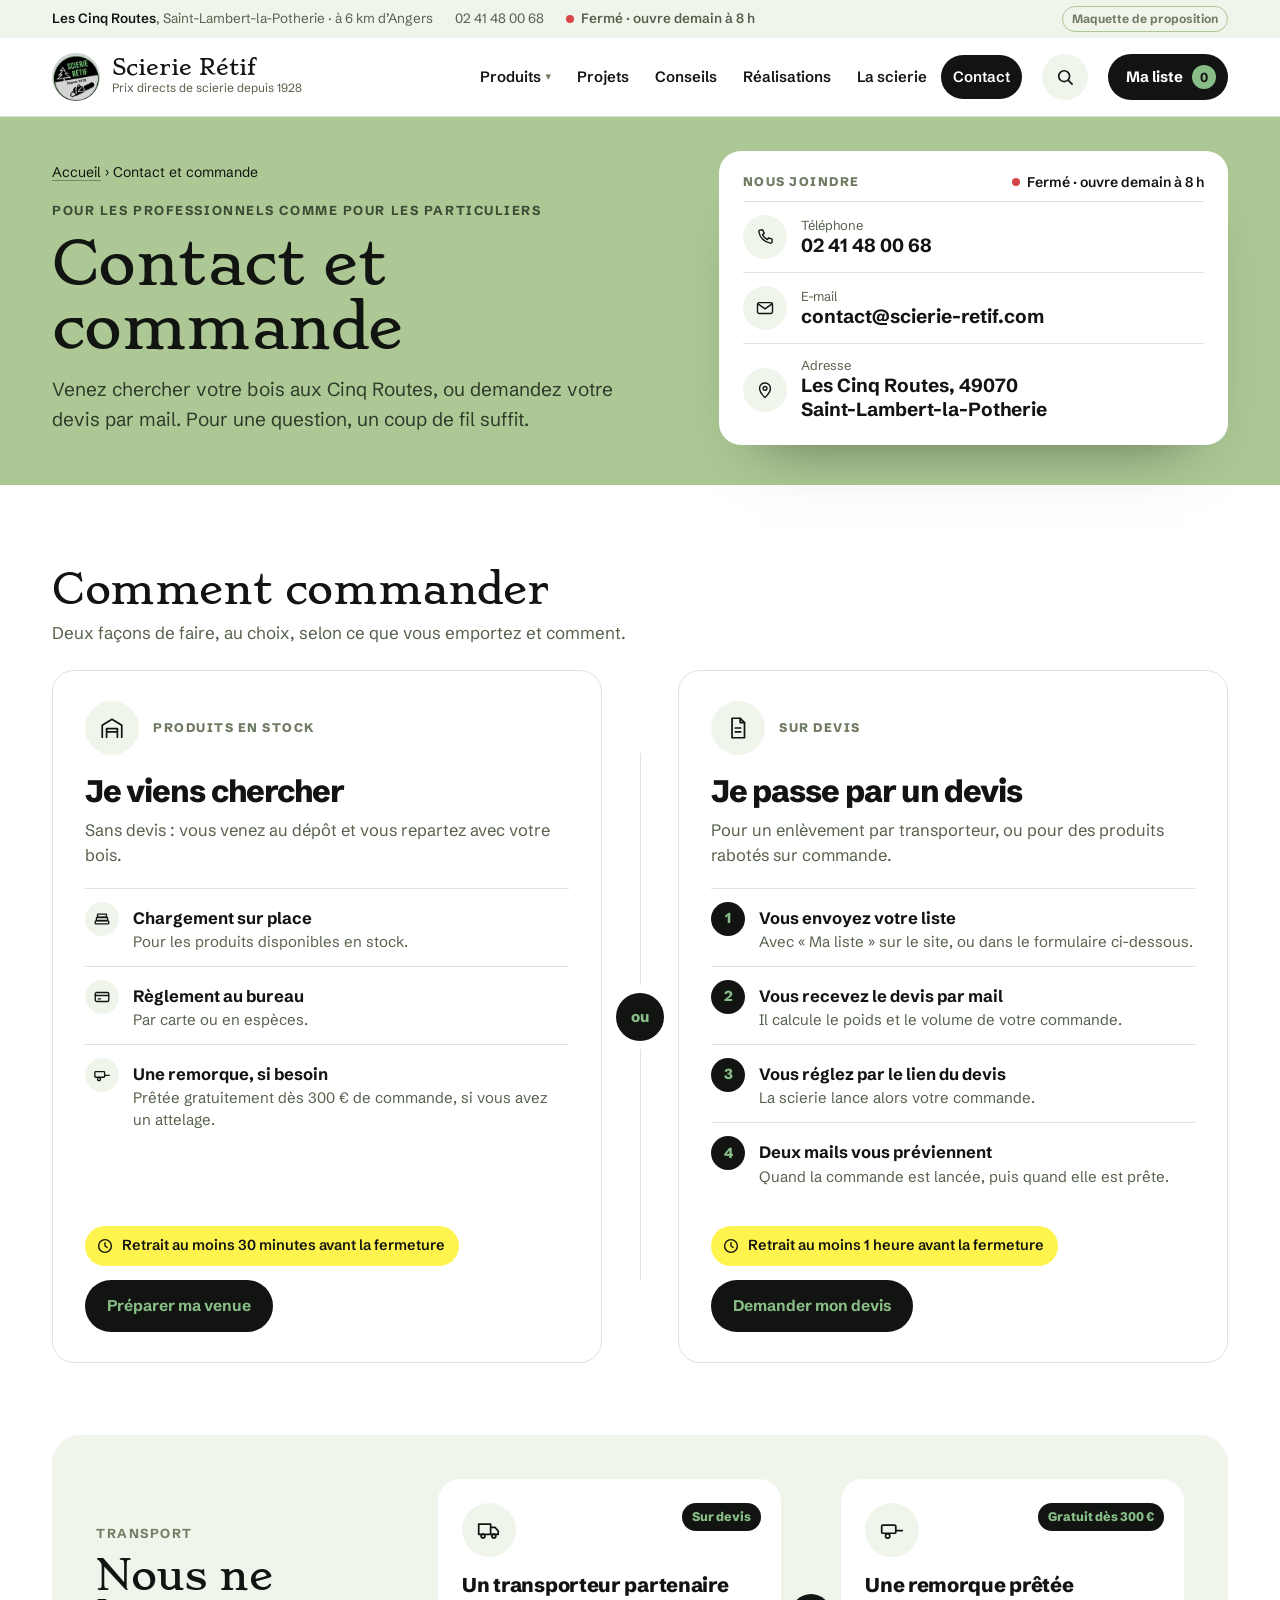
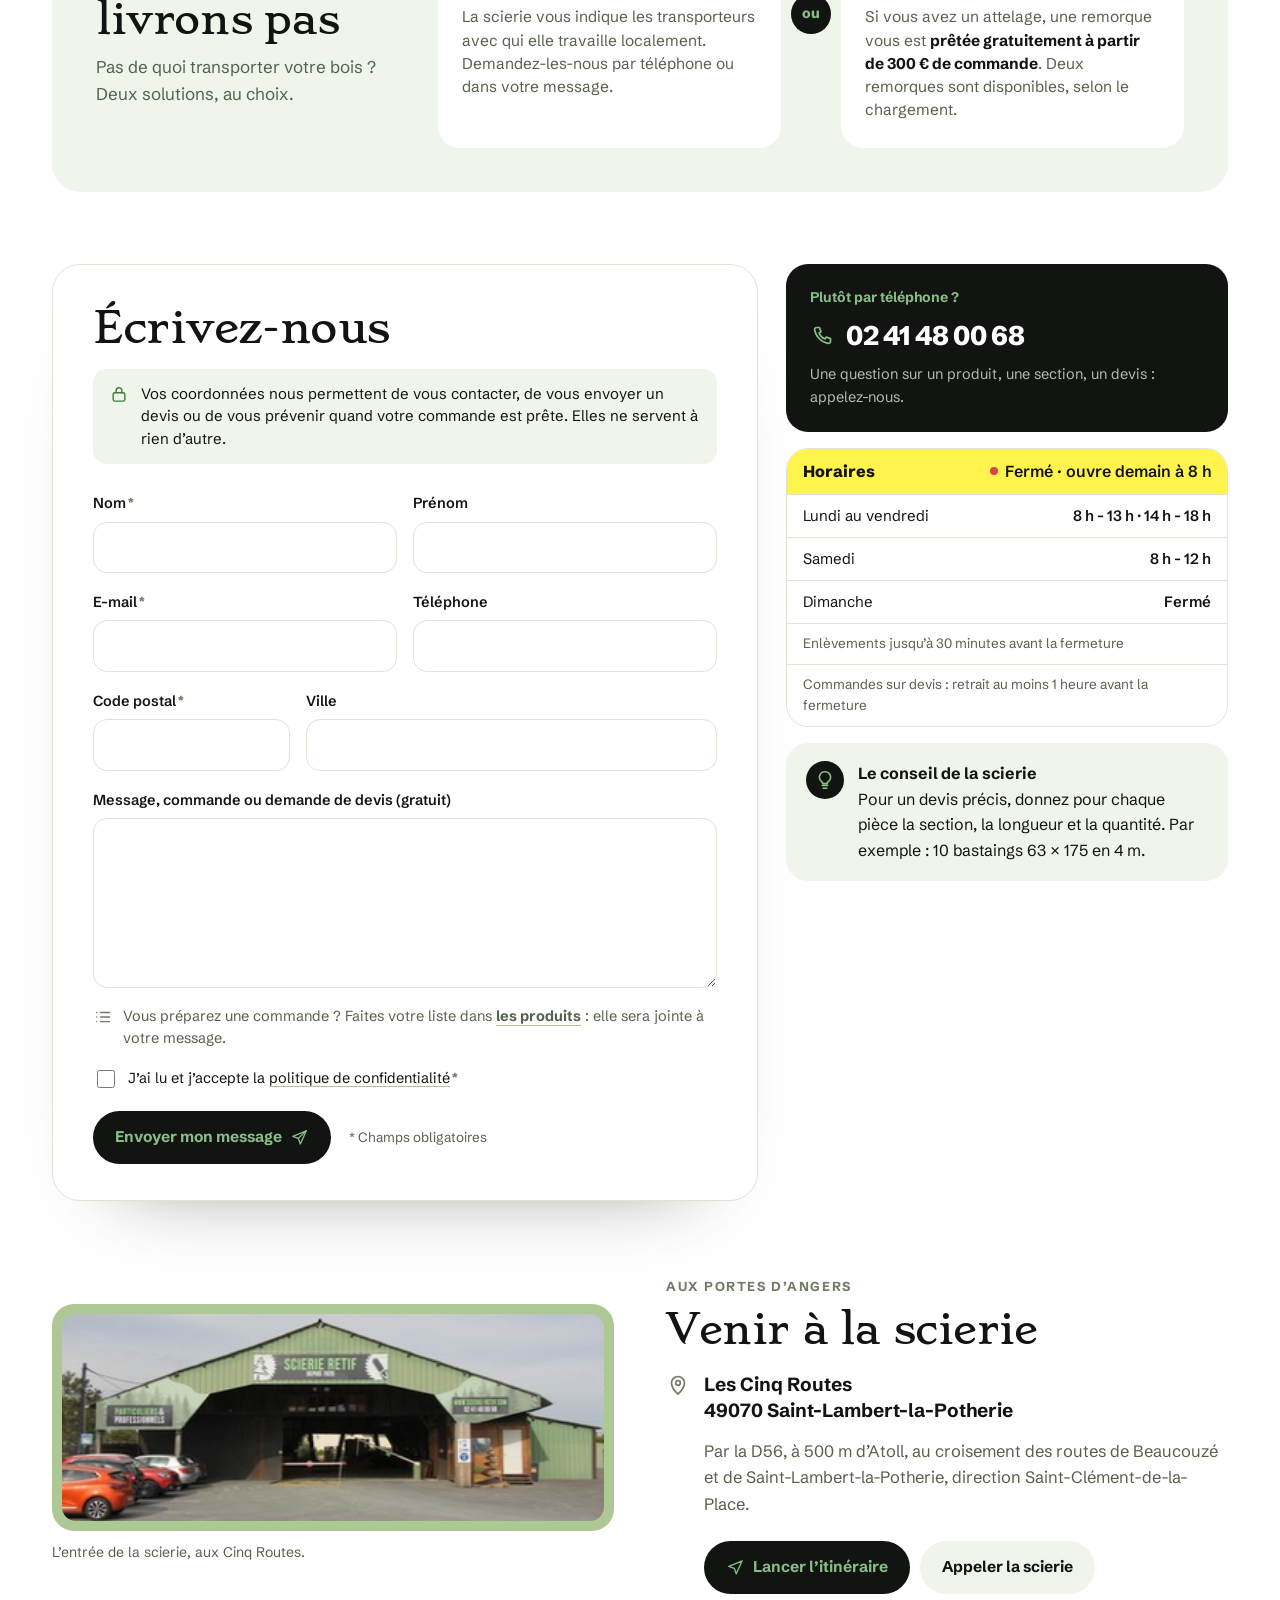
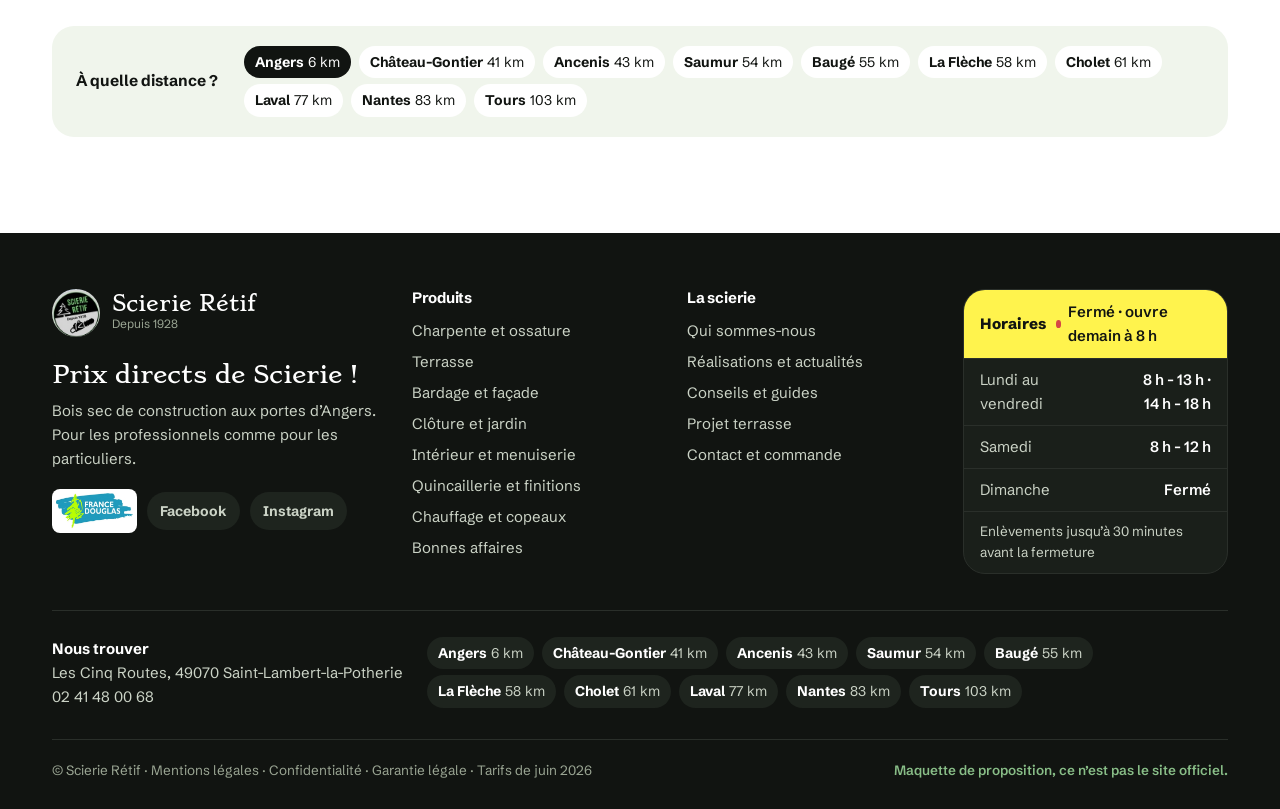
<file: site/contact.html>
<!doctype html>
<html lang="fr">
<head>
<meta charset="utf-8">
<meta name="robots" content="noindex, nofollow">
<meta name="viewport" content="width=device-width, initial-scale=1">
<title>Contact et commande · Scierie Rétif (maquette)</title>
<link rel="preconnect" href="https://fonts.googleapis.com">
<link rel="preconnect" href="https://fonts.gstatic.com" crossorigin>
<link href="https://fonts.googleapis.com/css2?family=Schibsted+Grotesk:ital,wght@0,400..900;1,400..900&family=Stoke:wght@300;400&display=swap" rel="stylesheet">
<link rel="stylesheet" href="base.css">
<style>
/* Page « Contact et commande » : préfixe « ctc- ». */
.ctc-ancre{scroll-margin-top:calc(var(--hd) + 24px)}
.ctc-ic{width:22px; height:22px; fill:none; stroke:currentColor; stroke-width:1.7; stroke-linecap:round; stroke-linejoin:round; flex:none}

/* En-tête : le texte à gauche, la carte « Nous joindre » à droite */
.ctc-tete-grille{display:grid; grid-template-columns:minmax(0,1.2fr) minmax(0,1fr); gap:56px; align-items:center}
.ctc-fil{padding:0 0 2px; color:var(--noir)}
.ctc-fil a{text-decoration:underline; text-underline-offset:3px; text-decoration-color:color-mix(in srgb, var(--noir) 35%, transparent)}
.ctc-fil a:hover{text-decoration-color:var(--noir)}
.ctc-tete .r-kicker{margin-top:14px}
.ctc-tete .r-lead{margin:0}
.ctc-cv{background:var(--blanc); border-radius:var(--r); padding:20px 24px 10px; box-shadow:0 34px 60px -42px color-mix(in srgb, var(--noir) 60%, transparent)}
.ctc-cv-titre{display:flex; justify-content:space-between; align-items:center; gap:12px; flex-wrap:wrap; padding-bottom:8px}
.ctc-cv-titre b{font-size:12.5px; font-weight:800; letter-spacing:.12em; text-transform:uppercase; color:var(--olive)}
.ctc-cv-titre .r-statut{font-size:14px}
.ctc-cv-ligne{display:grid; grid-template-columns:44px minmax(0,1fr); gap:14px; align-items:center; padding:13px 0; border-top:1px solid var(--ligne)}
.ctc-cv-ic{display:grid; place-items:center; width:44px; height:44px; border-radius:50%; background:var(--sc); transition:background .3s, color .3s, transform .5s var(--ressort)}
.ctc-cv-ic .ctc-ic{width:20px; height:20px}
.ctc-cv-ligne:hover .ctc-cv-ic{background:var(--noir); color:var(--vert); transform:rotate(-10deg)}
.ctc-cv-ligne small{display:block; font-size:13px; color:var(--of); line-height:1.3}
.ctc-cv-ligne strong{display:block; font-size:19px; font-weight:700; line-height:1.25; overflow-wrap:anywhere}
.ctc-cv-ligne:hover strong{text-decoration:underline; text-decoration-color:var(--sauge); text-underline-offset:4px}

/* Comment commander : deux options égales, avec « ou » entre elles */
.ctc-choix{display:grid; grid-template-columns:minmax(0,1fr) 76px minmax(0,1fr); align-items:stretch}
.ctc-option{display:flex; flex-direction:column; background:var(--blanc); border:1px solid var(--ligne); border-radius:var(--r); padding:30px 32px; transition:transform .4s var(--ease), box-shadow .4s, border-color .4s}
.ctc-option:hover{transform:translateY(-4px); border-color:var(--sauge); box-shadow:0 34px 60px -46px color-mix(in srgb, var(--noir) 65%, transparent)}
.ctc-option-haut{display:flex; align-items:center; gap:14px; margin-bottom:18px}
.ctc-pastille{display:grid; place-items:center; width:54px; height:54px; border-radius:50%; background:var(--sc); color:var(--noir); flex:none; transition:background .35s, color .35s, transform .6s var(--ressort)}
.ctc-pastille .ctc-ic{width:26px; height:26px; stroke-width:1.6}
.ctc-option:hover .ctc-pastille, .ctc-solution:hover .ctc-pastille{background:var(--noir); color:var(--vert); transform:rotate(-8deg)}
.ctc-tag{font-size:12.5px; font-weight:800; letter-spacing:.12em; text-transform:uppercase; color:var(--olive)}
.ctc-option h3{font-size:31px; font-weight:800; letter-spacing:-.03em}
.ctc-option-sous{margin:8px 0 20px; color:var(--of); font-size:16.5px; line-height:1.5}
.ctc-pas{list-style:none; margin:0 0 26px; padding:0}
.ctc-pas li{display:grid; grid-template-columns:34px minmax(0,1fr); column-gap:14px; padding:13px 0; border-top:1px solid var(--ligne)}
.ctc-pas-m{grid-row:span 2; display:grid; place-items:center; width:34px; height:34px; border-radius:50%; background:var(--sc); color:var(--noir); font-weight:800; font-size:14.5px}
.ctc-pas-m .ctc-ic{width:18px; height:18px; stroke-width:1.8}
ol.ctc-pas .ctc-pas-m{background:var(--noir); color:var(--vert)}
.ctc-pas b{font-size:16.5px; line-height:1.3; padding-top:6px}
.ctc-pas li > span:last-child{color:var(--of); font-size:15px; line-height:1.45; margin-top:2px}
.ctc-option-pied{margin-top:auto; display:flex; flex-wrap:wrap; align-items:center; justify-content:space-between; gap:14px}
.ctc-delai{display:inline-flex; align-items:center; gap:8px; background:var(--jaune); color:var(--noir); font-size:14.5px; font-weight:600; padding:8px 14px 8px 11px; border-radius:999px}
.ctc-delai .ctc-ic{width:18px; height:18px; stroke-width:1.9}
.ctc-ou{position:relative; display:grid; place-items:center}
.ctc-ou::before{content:""; position:absolute; left:50%; top:12%; bottom:12%; width:1px; background:var(--ligne)}
.ctc-ou span{position:relative; display:grid; place-items:center; width:48px; height:48px; border-radius:50%; background:var(--noir); color:var(--vert); font-weight:800; font-size:15px; box-shadow:0 0 0 8px var(--blanc)}

/* Nous ne livrons pas */
.ctc-livraison{display:grid; grid-template-columns:minmax(0,.8fr) minmax(0,2fr); gap:44px; align-items:center; background:var(--sc); border-radius:28px; padding:44px}
.ctc-livraison h2{font-size:40px; margin:8px 0 12px}
.ctc-livraison-txt p{margin:0; color:var(--of); font-size:17px}
.ctc-solutions{display:grid; grid-template-columns:minmax(0,1fr) 60px minmax(0,1fr)}
.ctc-solution{position:relative; background:var(--blanc); border-radius:var(--r); padding:24px 24px 26px; transition:transform .4s var(--ease), box-shadow .4s}
.ctc-solution:hover{transform:translateY(-3px); box-shadow:0 26px 44px -36px color-mix(in srgb, var(--noir) 55%, transparent)}
.ctc-solution .r-badge{position:absolute; right:20px; top:24px}
.ctc-solution h3{font-size:20px; font-weight:800; margin:16px 0 8px}
.ctc-solution p{margin:0; color:var(--of); font-size:15.5px; line-height:1.5}
.ctc-solution p b{color:var(--noir)}
.ctc-ou--doux::before{display:none}
.ctc-ou--doux span{width:40px; height:40px; font-size:14px; box-shadow:none}

/* Formulaire */
.ctc-ecrire{display:grid; grid-template-columns:minmax(0,1.6fr) minmax(0,1fr); gap:28px; align-items:start}
.ctc-form-carte{background:var(--blanc); border:1px solid var(--ligne); border-radius:28px; padding:40px 40px 36px; box-shadow:0 44px 80px -70px color-mix(in srgb, var(--noir) 60%, transparent)}
.ctc-form-carte h2{font-size:42px}
.ctc-zone{transition:opacity .3s var(--ease), transform .3s var(--ease)}
.ctc-zone.ctc-part{opacity:0; transform:translateY(-12px)}
.ctc-zone.ctc-revient{animation:ctc-monte .5s var(--ease) both}
.ctc-rgpd{display:grid; grid-template-columns:auto minmax(0,1fr); gap:12px; align-items:start; margin:18px 0 28px; padding:14px 16px; background:var(--sc); border-radius:var(--r-s); font-size:15px; line-height:1.5}
.ctc-rgpd .ctc-ic{width:20px; height:20px; margin-top:1px; color:var(--ok)}
.ctc-champs{display:grid; grid-template-columns:repeat(6, minmax(0,1fr)); gap:18px 16px}
.ctc-c2{grid-column:span 2}
.ctc-c3{grid-column:span 3}
.ctc-c4{grid-column:span 4}
.ctc-c6{grid-column:1 / -1}
.ctc-champs .r-champ{align-content:start}
.ctc-insecable{white-space:nowrap}
.ctc-ob{color:var(--olive); font-weight:800; margin-left:2px}
.ctc-champs textarea{min-height:150px; resize:vertical; line-height:1.5}
.r-champ .ctc-err{display:flex; align-items:center; gap:8px; color:var(--noir); font-weight:600; font-size:13.5px; line-height:1.35}
.r-champ .ctc-err[hidden], .ctc-case-bloc .ctc-err[hidden]{display:none}
.ctc-err::before{content:"!"; display:grid; place-items:center; width:18px; height:18px; flex:none; border-radius:50%; background:var(--jaune); box-shadow:inset 0 0 0 1.5px var(--noir); font-size:11.5px; font-weight:800}
.r-champ .ctc-invalide, .r-champ .ctc-invalide:focus{border-color:var(--noir); box-shadow:0 0 0 3px var(--jaune)}
.ctc-liste{grid-column:1 / -1; border-radius:var(--r-s); background:color-mix(in srgb, var(--vert-stock) 60%, var(--blanc)); padding:16px 18px; animation:ctc-monte .5s var(--ease) both}
.ctc-liste[hidden], .ctc-liste-vide[hidden]{display:none}
.ctc-liste-haut{display:grid; grid-template-columns:auto minmax(0,1fr) auto; gap:12px; align-items:center}
.ctc-liste-ic{display:grid; place-items:center; width:40px; height:40px; border-radius:50%; background:var(--noir); color:var(--vert)}
.ctc-liste-ic .ctc-ic{width:20px; height:20px; stroke-width:2}
.ctc-liste-haut b{display:block; font-size:16px; line-height:1.3}
.ctc-liste-haut small{display:block; color:var(--of); font-size:14px}
.ctc-liste ul{list-style:none; margin:12px 0 0; padding:12px 0 0; border-top:1px solid color-mix(in srgb, var(--olive) 28%, transparent); display:grid; gap:5px; font-size:14.5px}
.ctc-liste li{display:flex; justify-content:space-between; gap:12px}
.ctc-liste li span:last-child{color:var(--of); white-space:nowrap}
.ctc-liste-vide{grid-column:1 / -1; display:flex; gap:10px; align-items:flex-start; margin:0; color:var(--of); font-size:14.5px; line-height:1.5}
.ctc-liste-vide .ctc-ic{width:20px; height:20px; margin-top:1px; color:var(--olive)}
.ctc-case-bloc{grid-column:1 / -1; display:grid; gap:6px}
.ctc-case-bloc .ctc-err{display:flex; align-items:center; gap:8px; font-weight:600; font-size:13.5px}
.ctc-case input.ctc-invalide{outline:3px solid var(--jaune); outline-offset:1px}
.ctc-case a{text-decoration:underline; text-underline-offset:3px; text-decoration-color:var(--sauge)}
.ctc-envoi{grid-column:1 / -1; display:flex; flex-wrap:wrap; align-items:center; gap:12px 18px; margin-top:2px}
.ctc-envoi .ctc-ic{width:19px; height:19px; transition:transform .4s var(--ease)}
.ctc-envoi .r-btn:hover .ctc-ic{transform:translate(3px,-3px)}
.ctc-envoi small{color:var(--of); font-size:13.5px}
.ctc-resume{flex-basis:100%; margin:0; display:flex; align-items:center; gap:8px; font-weight:700; font-size:14.5px}
.ctc-resume[hidden]{display:none}
.ctc-resume::before{content:"!"; display:grid; place-items:center; width:20px; height:20px; border-radius:50%; background:var(--jaune); box-shadow:inset 0 0 0 1.5px var(--noir); font-size:12px; font-weight:800}
.ctc-secoue{animation:ctc-secoue .45s var(--ease)}
@keyframes ctc-secoue{20%{transform:translateX(-7px)} 40%{transform:translateX(6px)} 60%{transform:translateX(-4px)} 80%{transform:translateX(2px)}}

/* Message de réussite */
.ctc-ok{padding:26px 0 6px; text-align:center; outline:none}
.ctc-ok[hidden]{display:none}
.ctc-ok-anim{position:relative; width:116px; height:116px; margin:0 auto 20px}
.ctc-ok-anim::before{content:""; position:absolute; inset:10px; border-radius:50%; background:var(--sc); transform:scale(.3); opacity:0}
.ctc-ok-anim::after{content:""; position:absolute; inset:10px; border-radius:50%; border:2px solid var(--sauge); opacity:0}
.ctc-ok-anim svg{position:relative; display:block; width:116px; height:116px}
.ctc-ok-anim circle{fill:none; stroke:var(--vert); stroke-width:4.5; stroke-dasharray:240; stroke-dashoffset:240; transform:rotate(-90deg); transform-origin:45px 45px}
.ctc-ok-anim path{fill:none; stroke:var(--noir); stroke-width:5; stroke-linecap:round; stroke-linejoin:round; stroke-dasharray:70; stroke-dashoffset:70}
.ctc-ok--on .ctc-ok-anim::before{animation:ctc-pop .6s var(--ressort) forwards}
.ctc-ok--on .ctc-ok-anim::after{animation:ctc-onde 1.2s .7s var(--ease) forwards}
.ctc-ok--on circle{animation:ctc-trace .8s .1s var(--ease) forwards}
.ctc-ok--on path{animation:ctc-trace .45s .75s var(--ease) forwards}
.ctc-ok--on .ctc-ok-txt > *{animation:ctc-monte .7s var(--ease) both}
.ctc-ok--on .ctc-ok-txt > *:nth-child(1){animation-delay:.35s}
.ctc-ok--on .ctc-ok-txt > *:nth-child(2){animation-delay:.47s}
.ctc-ok--on .ctc-ok-txt > *:nth-child(3){animation-delay:.59s}
.ctc-ok--on .ctc-ok-txt > *:nth-child(4){animation-delay:.71s}
.ctc-ok--on .ctc-ok-txt > *:nth-child(5){animation-delay:.83s}
.ctc-ok h2{font-size:46px}
.ctc-ok p{color:var(--of); font-size:17px; max-width:470px; margin:12px auto 0}
.ctc-ok p[hidden]{display:none}
.ctc-maquette{display:inline-flex; align-items:center; gap:8px; margin-top:20px; padding:7px 15px; border-radius:999px; border:1.5px dashed var(--olive); font-weight:700; font-size:14px}
.ctc-maquette i{width:8px; height:8px; border-radius:50%; background:var(--olive)}
.ctc-ok .r-btn{margin-top:22px}
@keyframes ctc-trace{to{stroke-dashoffset:0}}
@keyframes ctc-pop{to{transform:none; opacity:1}}
@keyframes ctc-onde{0%{opacity:.9; transform:scale(1)} 100%{opacity:0; transform:scale(1.75)}}
@keyframes ctc-monte{from{opacity:0; transform:translateY(14px)} to{opacity:1; transform:none}}

/* Colonne de droite du formulaire */
.ctc-aside{display:grid; gap:16px}
@media (min-width:981px){ .ctc-aside{position:sticky; top:calc(var(--hd) + 20px)} }
.ctc-appel{display:flex; flex-direction:column; background:var(--noir); color:var(--blanc); border-radius:var(--r); padding:22px 24px; transition:transform .4s var(--ease), box-shadow .4s}
.ctc-appel:hover{transform:translateY(-3px); box-shadow:0 26px 44px -30px color-mix(in srgb, var(--noir) 80%, transparent)}
.ctc-appel small{display:block; color:var(--vert); font-weight:700; font-size:14px}
.ctc-appel strong{display:flex; align-items:center; gap:12px; font-size:27px; font-weight:800; letter-spacing:-.02em; margin-top:6px; white-space:nowrap}
.ctc-appel strong .ctc-ic{width:24px; height:24px; color:var(--vert)}
.ctc-appel span{display:block; margin-top:auto; padding-top:6px; font-size:14.5px; color:color-mix(in srgb, var(--blanc) 70%, transparent)}
.ctc-aside .r-horaires small + small{border-top:1px solid var(--ligne)}

/* Venir à la scierie */
.ctc-venir{display:grid; grid-template-columns:minmax(0,1fr) minmax(0,1fr); gap:52px; align-items:center}
.ctc-facade{margin:0; width:100%; max-width:573px}
.ctc-facade-cadre{border-radius:var(--r); overflow:hidden; background:var(--sauge); padding:10px}
.ctc-facade-cadre img{width:100%; height:auto; border-radius:14px; transition:transform 1.4s var(--ease)}
.ctc-facade:hover .ctc-facade-cadre img{transform:scale(1.035)}
.ctc-facade figcaption{margin-top:10px; font-size:14px; color:var(--of)}
.ctc-venir h2{font-size:40px; margin:8px 0 20px}
.ctc-adresse{display:grid; grid-template-columns:auto minmax(0,1fr); gap:14px; align-items:start; font-size:19px; line-height:1.4; margin:0 0 14px}
.ctc-adresse .ctc-ic{width:24px; height:24px; margin-top:2px; color:var(--olive)}
.ctc-acces{color:var(--of); font-size:16.5px; margin:0 0 24px; padding-left:38px}
.ctc-actions{display:flex; flex-wrap:wrap; gap:10px; padding-left:38px}
.ctc-actions .ctc-ic{width:19px; height:19px}
.ctc-distances{margin-top:32px; display:grid; grid-template-columns:auto minmax(0,1fr); gap:12px 26px; align-items:center; background:var(--sc); border-radius:var(--r); padding:20px 24px}
.ctc-distances > b{font-size:15.5px; white-space:nowrap}
.ctc-distances .r-distances li{background:var(--blanc)}
.ctc-distances .r-distances li:first-child{background:var(--noir); color:var(--blanc)}

/* Écrans plus petits */
@media (max-width:980px){
  .ctc-tete-grille{grid-template-columns:minmax(0,1fr); gap:26px}
  .ctc-cv{max-width:560px}
  .ctc-livraison{grid-template-columns:minmax(0,1fr); gap:24px}
  .ctc-ecrire{grid-template-columns:minmax(0,1fr)}
  .ctc-aside{grid-template-columns:repeat(2, minmax(0,1fr))}
  .ctc-aside .r-conseil{grid-column:1 / -1}
  .ctc-venir{grid-template-columns:minmax(0,1fr); gap:28px}
}
@media (max-width:760px){
  .ctc-cv{padding:16px 18px 6px}
  .ctc-cv-ligne strong{font-size:17px}
  .ctc-choix{grid-template-columns:minmax(0,1fr)}
  .ctc-ou{height:68px}
  .ctc-ou::before{left:10%; right:10%; top:50%; bottom:auto; width:auto; height:1px}
  .ctc-option{padding:24px 20px}
  .ctc-option h3{font-size:26px}
  .ctc-option-pied{flex-direction:column; align-items:stretch}
  .ctc-delai{align-self:flex-start; border-radius:14px}
  .ctc-livraison{padding:26px 18px; border-radius:var(--r)}
  .ctc-livraison h2{font-size:30px}
  .ctc-solutions{grid-template-columns:minmax(0,1fr)}
  .ctc-ou--doux{height:56px}
  .ctc-form-carte{padding:26px 18px 24px; border-radius:var(--r)}
  .ctc-form-carte h2{font-size:32px}
  .ctc-champs{gap:16px 12px}
  .ctc-c3{grid-column:1 / -1}
  .ctc-c2, .ctc-c4{grid-column:span 3}
  .ctc-liste-haut{grid-template-columns:auto minmax(0,1fr)}
  .ctc-liste-haut .r-btn{grid-column:1 / -1; justify-self:start}
  .ctc-envoi .r-btn{width:100%}
  .ctc-aside{grid-template-columns:minmax(0,1fr)}
  .ctc-appel strong{font-size:24px}
  .ctc-ok h2{font-size:36px}
  .ctc-venir h2{font-size:30px}
  .ctc-acces, .ctc-actions{padding-left:0}
  .ctc-actions .r-btn{flex:1 1 auto}
  .ctc-distances{grid-template-columns:minmax(0,1fr); padding:18px}
}
</style>
</head>
<body data-page="contact">
<header data-entete></header>
<main>
  <section class="r-tete-page r-tete-page--bandeau ctc-tete">
    <div class="r-wrap ctc-tete-grille">
      <div>
        <nav class="r-fil ctc-fil" aria-label="Fil d’Ariane"><a href="index.html">Accueil</a> <span aria-hidden="true">›</span> Contact et commande</nav>
        <span class="r-kicker">Pour les professionnels comme pour les particuliers</span>
        <h1>Contact et commande</h1>
        <p class="r-lead">Venez chercher votre bois aux Cinq Routes, ou demandez votre devis par mail. Pour une question, un coup de fil suffit.</p>
      </div>
      <aside class="ctc-cv" aria-label="Nous joindre">
        <div class="ctc-cv-titre"><b>Nous joindre</b><span class="r-statut js-statut"><i></i><span class="js-statut-txt"></span></span></div>
        <a class="ctc-cv-ligne" href="tel:+33241480068"><span class="ctc-cv-ic"><svg class="ctc-ic" viewBox="0 0 24 24" aria-hidden="true"><path d="M6.6 3.5h2.8l1.6 4.2-2 1.3a10.5 10.5 0 0 0 6 6l1.3-2 4.2 1.6v2.8a2 2 0 0 1-2.2 2A16.5 16.5 0 0 1 4.6 5.7a2 2 0 0 1 2-2.2z"/></svg></span><span><small>Téléphone</small><strong>02 41 48 00 68</strong></span></a>
        <a class="ctc-cv-ligne" href="mailto:contact@scierie-retif.com"><span class="ctc-cv-ic"><svg class="ctc-ic" viewBox="0 0 24 24" aria-hidden="true"><rect x="3" y="5.5" width="18" height="13" rx="2"/><path d="m3.5 7 8.5 6 8.5-6"/></svg></span><span><small>E-mail</small><strong>contact@scierie-retif.com</strong></span></a>
        <a class="ctc-cv-ligne" href="#ctc-venir"><span class="ctc-cv-ic"><svg class="ctc-ic" viewBox="0 0 24 24" aria-hidden="true"><path d="M12 21s-6.5-5.8-6.5-11a6.5 6.5 0 0 1 13 0c0 5.2-6.5 11-6.5 11z"/><circle cx="12" cy="10" r="2.3"/></svg></span><span><small>Adresse</small><strong>Les Cinq Routes, 49070 <span class="ctc-insecable">Saint-Lambert-la-Potherie</span></strong></span></a>
      </aside>
    </div>
  </section>

  <div class="r-wrap">
    <section class="r-section r-reveal ctc-ancre" id="commander" aria-labelledby="ctc-commander-titre">
      <div class="r-tete"><div><h2 id="ctc-commander-titre">Comment commander</h2><p>Deux façons de faire, au choix, selon ce que vous emportez et comment.</p></div></div>
      <div class="ctc-choix">
        <article class="ctc-option" aria-labelledby="ctc-opt1">
          <div class="ctc-option-haut"><span class="ctc-pastille"><svg class="ctc-ic" viewBox="0 0 24 24" aria-hidden="true"><path d="M3 20.5V9.5L12 4l9 5.5v11"/><path d="M7 20.5v-8h10v8M7 15.5h10"/></svg></span><span class="ctc-tag">Produits en stock</span></div>
          <h3 id="ctc-opt1">Je viens chercher</h3>
          <p class="ctc-option-sous">Sans devis : vous venez au dépôt et vous repartez avec votre bois.</p>
          <ul class="ctc-pas">
            <li><span class="ctc-pas-m"><svg class="ctc-ic" viewBox="0 0 24 24" aria-hidden="true"><rect x="3" y="14.5" width="18" height="4" rx="1"/><rect x="4.5" y="10" width="15" height="4" rx="1"/><rect x="6" y="5.5" width="12" height="4" rx="1"/></svg></span><b>Chargement sur place</b><span>Pour les produits disponibles en stock.</span></li>
            <li><span class="ctc-pas-m"><svg class="ctc-ic" viewBox="0 0 24 24" aria-hidden="true"><rect x="3" y="6" width="18" height="12" rx="2"/><path d="M3 10h18M7 14.5h3"/></svg></span><b>Règlement au bureau</b><span>Par carte ou en espèces.</span></li>
            <li><span class="ctc-pas-m"><svg class="ctc-ic" viewBox="0 0 24 24" aria-hidden="true"><rect x="2.5" y="7.5" width="13" height="7.5" rx="1"/><path d="M15.5 12.5h6"/><circle cx="8" cy="17.5" r="2"/></svg></span><b>Une remorque, si besoin</b><span>Prêtée gratuitement dès 300&nbsp;€ de commande, si vous avez un attelage.</span></li>
          </ul>
          <div class="ctc-option-pied">
            <span class="ctc-delai"><svg class="ctc-ic" viewBox="0 0 24 24" aria-hidden="true"><circle cx="12" cy="12" r="8.5"/><path d="M12 7.5V12l3 2"/></svg>Retrait au moins 30&nbsp;minutes avant la fermeture</span>
            <a class="r-btn r-btn--noir" href="#ctc-venir">Préparer ma venue</a>
          </div>
        </article>
        <div class="ctc-ou" aria-hidden="true"><span>ou</span></div>
        <article class="ctc-option" aria-labelledby="ctc-opt2">
          <div class="ctc-option-haut"><span class="ctc-pastille"><svg class="ctc-ic" viewBox="0 0 24 24" aria-hidden="true"><path d="M6.5 3h7.5l4 4v14h-11.5z"/><path d="M14 3v4h4M9.5 12h5M9.5 15.5h5"/></svg></span><span class="ctc-tag">Sur devis</span></div>
          <h3 id="ctc-opt2">Je passe par un devis</h3>
          <p class="ctc-option-sous">Pour un enlèvement par transporteur, ou pour des produits rabotés sur commande.</p>
          <ol class="ctc-pas">
            <li><span class="ctc-pas-m">1</span><b>Vous envoyez votre liste</b><span>Avec « Ma liste » sur le site, ou dans le formulaire ci-dessous.</span></li>
            <li><span class="ctc-pas-m">2</span><b>Vous recevez le devis par mail</b><span>Il calcule le poids et le volume de votre commande.</span></li>
            <li><span class="ctc-pas-m">3</span><b>Vous réglez par le lien du devis</b><span>La scierie lance alors votre commande.</span></li>
            <li><span class="ctc-pas-m">4</span><b>Deux mails vous préviennent</b><span>Quand la commande est lancée, puis quand elle est prête.</span></li>
          </ol>
          <div class="ctc-option-pied">
            <span class="ctc-delai"><svg class="ctc-ic" viewBox="0 0 24 24" aria-hidden="true"><circle cx="12" cy="12" r="8.5"/><path d="M12 7.5V12l3 2"/></svg>Retrait au moins 1&nbsp;heure avant la fermeture</span>
            <a class="r-btn r-btn--noir" href="#ctc-formulaire">Demander mon devis</a>
          </div>
        </article>
      </div>
    </section>

    <section class="r-section r-reveal" aria-labelledby="ctc-livraison-titre">
      <div class="ctc-livraison">
        <div class="ctc-livraison-txt">
          <span class="r-kicker">Transport</span>
          <h2 id="ctc-livraison-titre">Nous ne livrons pas</h2>
          <p>Pas de quoi transporter votre bois&nbsp;? Deux solutions, au choix.</p>
        </div>
        <div class="ctc-solutions">
          <div class="ctc-solution">
            <span class="ctc-pastille"><svg class="ctc-ic" viewBox="0 0 24 24" aria-hidden="true"><path d="M2.5 6.5h11v9.5h-11zM13.5 9.5h4l3 3.5v3h-7"/><circle cx="6.5" cy="17.5" r="1.8"/><circle cx="16.5" cy="17.5" r="1.8"/></svg></span>
            <span class="r-badge">Sur devis</span>
            <h3>Un transporteur partenaire</h3>
            <p>La scierie vous indique les transporteurs avec qui elle travaille localement. Demandez-les-nous par téléphone ou dans votre message.</p>
          </div>
          <div class="ctc-ou ctc-ou--doux" aria-hidden="true"><span>ou</span></div>
          <div class="ctc-solution">
            <span class="ctc-pastille"><svg class="ctc-ic" viewBox="0 0 24 24" aria-hidden="true"><rect x="2.5" y="7.5" width="13" height="7.5" rx="1"/><path d="M15.5 12.5h6"/><circle cx="8" cy="17.5" r="2"/></svg></span>
            <span class="r-badge">Gratuit dès 300&nbsp;€</span>
            <h3>Une remorque prêtée</h3>
            <p>Si vous avez un attelage, une remorque vous est <b>prêtée gratuitement à partir de 300&nbsp;€ de commande</b>. Deux remorques sont disponibles, selon le chargement.</p>
          </div>
        </div>
      </div>
    </section>

    <section class="r-section ctc-ancre" id="ctc-formulaire" aria-labelledby="ctc-form-titre">
      <div class="ctc-ecrire">
        <div class="ctc-form-carte r-reveal ctc-ancre js-ctc-carte">
          <div class="ctc-zone js-ctc-zone">
            <h2 id="ctc-form-titre">Écrivez-nous</h2>
            <p class="ctc-rgpd"><svg class="ctc-ic" viewBox="0 0 24 24" aria-hidden="true"><rect x="5" y="10.5" width="14" height="10" rx="2"/><path d="M8.5 10.5V8a3.5 3.5 0 0 1 7 0v2.5"/></svg><span>Vos coordonnées nous permettent de vous contacter, de vous envoyer un devis ou de vous prévenir quand votre commande est prête. Elles ne servent à rien d’autre.</span></p>
            <form class="js-ctc-form" novalidate>
              <div class="ctc-champs">
                <div class="r-champ ctc-c3"><label for="ctc-nom">Nom<span class="ctc-ob" aria-hidden="true">*</span></label><input id="ctc-nom" name="nom" autocomplete="family-name" required aria-required="true" aria-describedby="ctc-nom-err"><small class="ctc-err" id="ctc-nom-err" hidden></small></div>
                <div class="r-champ ctc-c3"><label for="ctc-prenom">Prénom</label><input id="ctc-prenom" name="prenom" autocomplete="given-name"></div>
                <div class="r-champ ctc-c3"><label for="ctc-email">E-mail<span class="ctc-ob" aria-hidden="true">*</span></label><input id="ctc-email" name="email" type="email" inputmode="email" autocomplete="email" required aria-required="true" aria-describedby="ctc-email-err"><small class="ctc-err" id="ctc-email-err" hidden></small></div>
                <div class="r-champ ctc-c3"><label for="ctc-tel">Téléphone</label><input id="ctc-tel" name="telephone" type="tel" inputmode="tel" autocomplete="tel"></div>
                <div class="r-champ ctc-c2"><label for="ctc-cp">Code postal<span class="ctc-ob" aria-hidden="true">*</span></label><input id="ctc-cp" name="code_postal" inputmode="numeric" autocomplete="postal-code" maxlength="5" required aria-required="true" aria-describedby="ctc-cp-err"><small class="ctc-err" id="ctc-cp-err" hidden></small></div>
                <div class="r-champ ctc-c4"><label for="ctc-ville">Ville</label><input id="ctc-ville" name="ville" autocomplete="address-level2"></div>
                <div class="r-champ ctc-c6"><label for="ctc-message">Message, commande ou demande de devis (gratuit)</label><textarea id="ctc-message" name="message" rows="6"></textarea></div>

                <div class="ctc-liste js-ctc-liste" hidden>
                  <div class="ctc-liste-haut">
                    <span class="ctc-liste-ic"><svg class="ctc-ic" viewBox="0 0 24 24" aria-hidden="true"><path d="M9 6.5h11M9 12h11M9 17.5h11M4.5 6.5h.01M4.5 12h.01M4.5 17.5h.01"/></svg></span>
                    <div><b>Votre liste sera jointe à votre message</b><small class="js-ctc-liste-meta"></small></div>
                    <button type="button" class="r-btn r-btn--blanc r-btn--petit" data-ouvrir-liste>Voir ma liste</button>
                  </div>
                  <ul class="js-ctc-liste-items"></ul>
                </div>
                <p class="ctc-liste-vide js-ctc-liste-vide"><svg class="ctc-ic" viewBox="0 0 24 24" aria-hidden="true"><path d="M9 6.5h11M9 12h11M9 17.5h11M4.5 6.5h.01M4.5 12h.01M4.5 17.5h.01"/></svg><span>Vous préparez une commande ? Faites votre liste dans <a class="r-lien" href="produits.html">les produits</a> : elle sera jointe à votre message.</span></p>

                <div class="ctc-case-bloc">
                  <label class="r-case ctc-case"><input type="checkbox" id="ctc-rgpd" name="confidentialite" required aria-required="true" aria-describedby="ctc-rgpd-err"><span>J’ai lu et j’accepte la <a href="#" data-toast="Maquette : la politique de confidentialité sera une page du vrai site.">politique de confidentialité</a><span class="ctc-ob" aria-hidden="true">*</span></span></label>
                  <small class="ctc-err" id="ctc-rgpd-err" hidden></small>
                </div>

                <div class="ctc-envoi">
                  <button type="submit" class="r-btn r-btn--noir js-ctc-envoyer">Envoyer mon message <svg class="ctc-ic" viewBox="0 0 24 24" aria-hidden="true"><path d="M20.5 3.5 3.5 10.5l7 2.6 2.6 7z"/><path d="m10.5 13.1 10-9.6"/></svg></button>
                  <small><span aria-hidden="true">*</span> Champs obligatoires</small>
                  <p class="ctc-resume js-ctc-resume" role="alert" hidden></p>
                </div>
              </div>
            </form>
          </div>

          <div class="ctc-ok js-ctc-ok" tabindex="-1" hidden>
            <div class="ctc-ok-anim" aria-hidden="true"><svg viewBox="0 0 90 90"><circle cx="45" cy="45" r="38"/><path d="M28 46l12 12 22-25"/></svg></div>
            <div class="ctc-ok-txt">
              <h2 class="js-ctc-merci">Merci&nbsp;!</h2>
              <p>Votre message est bien parti. La scierie vous répond par mail ou par téléphone.</p>
              <p class="js-ctc-ok-liste" hidden></p>
              <div><span class="ctc-maquette"><i></i>Maquette : rien n’est envoyé</span></div>
              <div><button type="button" class="r-btn r-btn--sauge js-ctc-nouveau">Écrire un autre message</button></div>
            </div>
          </div>
        </div>

        <div class="ctc-aside r-reveal">
          <a class="ctc-appel" href="tel:+33241480068"><small>Plutôt par téléphone ?</small><strong><svg class="ctc-ic" viewBox="0 0 24 24" aria-hidden="true"><path d="M6.6 3.5h2.8l1.6 4.2-2 1.3a10.5 10.5 0 0 0 6 6l1.3-2 4.2 1.6v2.8a2 2 0 0 1-2.2 2A16.5 16.5 0 0 1 4.6 5.7a2 2 0 0 1 2-2.2z"/></svg>02 41 48 00 68</strong><span>Une question sur un produit, une section, un devis : appelez-nous.</span></a>
          <div class="r-horaires"><div class="r-horaires-titre"><span>Horaires</span><span class="r-statut js-statut"><i></i><span class="js-statut-txt"></span></span></div><table class="js-ctc-horaires"></table><small>Enlèvements jusqu’à 30 minutes avant la fermeture</small><small>Commandes sur devis : retrait au moins 1 heure avant la fermeture</small></div>
          <div class="r-conseil"><div><b>Le conseil de la scierie</b>Pour un devis précis, donnez pour chaque pièce la section, la longueur et la quantité. Par exemple&nbsp;: 10&nbsp;bastaings 63&nbsp;×&nbsp;175 en 4&nbsp;m.</div></div>
        </div>
      </div>
    </section>

    <section class="r-section r-reveal ctc-ancre" id="ctc-venir" aria-labelledby="ctc-venir-titre">
      <div class="ctc-venir">
        <figure class="ctc-facade">
          <div class="ctc-facade-cadre"><img src="img/depot-facade.png" width="382" height="146" alt="L’entrée de la scierie : un grand hangar vert à l’enseigne Scierie Rétif"></div>
          <figcaption>L’entrée de la scierie, aux Cinq Routes.</figcaption>
        </figure>
        <div>
          <span class="r-kicker">Aux portes d’Angers</span>
          <h2 id="ctc-venir-titre">Venir à la scierie</h2>
          <p class="ctc-adresse"><svg class="ctc-ic" viewBox="0 0 24 24" aria-hidden="true"><path d="M12 21s-6.5-5.8-6.5-11a6.5 6.5 0 0 1 13 0c0 5.2-6.5 11-6.5 11z"/><circle cx="12" cy="10" r="2.3"/></svg><b>Les Cinq Routes<br>49070 Saint-Lambert-la-Potherie</b></p>
          <p class="ctc-acces js-ctc-acces"></p>
          <div class="ctc-actions">
            <button type="button" class="r-btn r-btn--noir" data-toast="Maquette : sur le vrai site, ce bouton ouvrira l’itinéraire dans votre application de cartes."><svg class="ctc-ic" viewBox="0 0 24 24" aria-hidden="true"><path d="M20.5 3.5 3.5 10.6l7 2.4 2.4 7z"/></svg>Lancer l’itinéraire</button>
            <a class="r-btn r-btn--sauge" href="tel:+33241480068">Appeler la scierie</a>
          </div>
        </div>
      </div>
      <div class="ctc-distances"><b>À quelle distance ?</b><ul class="r-distances js-ctc-dist"></ul></div>
    </section>
  </div>
</main>
<footer data-pied></footer>
<script src="donnees.js"></script>
<script src="base.js"></script>
<script>
(function(){
  'use strict';
  var S = window.RetifSite, I = S.infos;
  var $ = function(s, r){ return (r || document).querySelector(s); };
  var esc = function(t){ return String(t).replace(/[&<>"]/g, function(c){ return {'&':'&amp;', '<':'&lt;', '>':'&gt;', '"':'&quot;'}[c]; }); };

  /* Horaires, accès et distances : repris de donnees.js */
  $('.js-ctc-horaires').innerHTML = I.horaires.map(function(h){ return '<tr><td>' + h[0] + '</td><td>' + h[1] + '</td></tr>'; }).join('');
  $('.js-ctc-acces').textContent = I.acces + '.';
  $('.js-ctc-dist').innerHTML = I.distances.map(function(d){ return '<li><b>' + d[0] + '</b> ' + d[1] + ' km</li>'; }).join('');

  /* « Ma liste » : résumé joint au message, tenu à jour quand la liste change */
  var boite = $('.js-ctc-liste'), vide = $('.js-ctc-liste-vide');
  function pluriel(n, mot){ return n + ' ' + mot + (n > 1 ? 's' : ''); }
  function resumeListe(){
    var l = S.liste.elements();
    if (!l.length){ boite.hidden = true; vide.hidden = false; return; }
    var pieces = 0, total = 0;
    l.forEach(function(it){ pieces += it.q; total += it.q * it.prix; });
    $('.js-ctc-liste-meta').textContent = pluriel(pieces, 'pièce') + ' · total estimé ' + S.fmt(total) + ' € TTC';
    var items = l.slice(0, 4).map(function(it){ return '<li><span>' + esc(it.nom) + (it.detail ? ' · ' + esc(it.detail) : '') + '</span><span>' + it.q + ' × ' + S.fmt(it.prix) + ' €</span></li>'; });
    if (l.length > 4) items.push('<li><span>… et ' + pluriel(l.length - 4, 'autre ligne') + '</span><span></span></li>');
    $('.js-ctc-liste-items').innerHTML = items.join('');
    boite.hidden = false; vide.hidden = true;
  }
  resumeListe();
  new MutationObserver(resumeListe).observe(document.body, {attributes:true, attributeFilter:['class']});
  document.addEventListener('click', function(){ setTimeout(resumeListe, 0); });
  window.addEventListener('pageshow', resumeListe);

  /* Message pré-rempli depuis les autres pages (?sujet=…) */
  var SUJETS = {
    sapin:'Bonjour, je souhaite commander un sapin de Noël (sélection premium, de 1 à 3 m). Hauteur souhaitée : ',
    chantier:'Bonjour, j’aimerais vous montrer ma réalisation. Je vous envoie mes photos par mail.'
  };
  var msg = $('#ctc-message'), sujet = new URLSearchParams(location.search).get('sujet');
  function preRemplir(){ if (sujet && SUJETS[sujet] && !msg.value) msg.value = SUJETS[sujet]; }
  preRemplir();

  /* Vérification des champs obligatoires */
  var form = $('.js-ctc-form'), resume = $('.js-ctc-resume'), envoyer = $('.js-ctc-envoyer');
  var REGLES = {
    'ctc-nom': function(el){ return el.value.trim() ? '' : 'Indiquez votre nom.'; },
    'ctc-email': function(el){ var v = el.value.trim(); if (!v) return 'Indiquez votre e-mail, pour recevoir notre réponse.'; return /^[^\s@]+@[^\s@]+\.[^\s@]{2,}$/.test(v) ? '' : 'Cet e-mail semble incomplet. Exemple : prenom.nom@exemple.fr'; },
    'ctc-cp': function(el){ var v = el.value.replace(/\s/g, ''); if (!v) return 'Indiquez votre code postal.'; return /^\d{5}$/.test(v) ? '' : 'Le code postal compte 5 chiffres.'; },
    'ctc-rgpd': function(el){ return el.checked ? '' : 'Cochez cette case pour envoyer votre message.'; }
  };
  var IDS = Object.keys(REGLES);
  function verifier(id){
    var el = document.getElementById(id), m = REGLES[id](el), err = document.getElementById(id + '-err');
    el.classList.toggle('ctc-invalide', !!m);
    el.setAttribute('aria-invalid', m ? 'true' : 'false');
    err.textContent = m; err.hidden = !m;
    return !m;
  }
  function majResume(){
    var n = IDS.filter(function(id){ return document.getElementById(id).classList.contains('ctc-invalide'); }).length;
    resume.hidden = !n;
    resume.textContent = n === 1 ? 'Il reste 1 point à compléter.' : 'Il reste ' + n + ' points à compléter.';
  }
  IDS.forEach(function(id){
    var el = document.getElementById(id);
    el.addEventListener(el.type === 'checkbox' ? 'change' : 'input', function(){ if (el.classList.contains('ctc-invalide')){ verifier(id); majResume(); } });
    if (el.type !== 'checkbox') el.addEventListener('blur', function(){ if (el.value.trim()){ verifier(id); majResume(); } });
  });
  form.addEventListener('submit', function(e){
    e.preventDefault();
    var fautes = IDS.filter(function(id){ return !verifier(id); });
    majResume();
    if (fautes.length){
      envoyer.classList.remove('ctc-secoue'); void envoyer.offsetWidth; envoyer.classList.add('ctc-secoue');
      var premier = document.getElementById(fautes[0]);
      premier.scrollIntoView({block:'center', behavior:S.reduit ? 'auto' : 'smooth'});
      premier.focus({preventScroll:true});
      return;
    }
    reussite();
  });

  /* Réussite animée (rien n'est envoyé dans la maquette) */
  var carte = $('.js-ctc-carte'), zone = $('.js-ctc-zone'), ok = $('.js-ctc-ok');
  function reussite(){
    var prenom = $('#ctc-prenom').value.trim();
    $('.js-ctc-merci').textContent = 'Merci' + (prenom ? ', ' + prenom : '') + ' !';
    var l = S.liste.elements(), pieces = 0;
    l.forEach(function(it){ pieces += it.q; });
    var pl = $('.js-ctc-ok-liste');
    pl.textContent = l.length ? 'Votre liste (' + pluriel(pieces, 'pièce') + ') est jointe à votre message.' : '';
    pl.hidden = !l.length;
    var fin = function(){
      zone.hidden = true; zone.classList.remove('ctc-part');
      ok.hidden = false; ok.classList.remove('ctc-ok--on'); void ok.offsetWidth; ok.classList.add('ctc-ok--on');
      if (carte.getBoundingClientRect().top < 0) carte.scrollIntoView({block:'start', behavior:S.reduit ? 'auto' : 'smooth'});
      ok.focus({preventScroll:true});
    };
    if (S.reduit){ fin(); return; }
    zone.classList.add('ctc-part');
    setTimeout(fin, 320);
  }
  $('.js-ctc-nouveau').addEventListener('click', function(){
    form.reset();
    IDS.forEach(function(id){ var el = document.getElementById(id), err = document.getElementById(id + '-err'); el.classList.remove('ctc-invalide'); el.removeAttribute('aria-invalid'); err.hidden = true; });
    resume.hidden = true; preRemplir(); resumeListe();
    ok.hidden = true; ok.classList.remove('ctc-ok--on');
    zone.hidden = false; zone.classList.remove('ctc-revient'); void zone.offsetWidth; zone.classList.add('ctc-revient');
    $('#ctc-nom').focus();
  });
})();
</script>
</body>
</html>
</file>
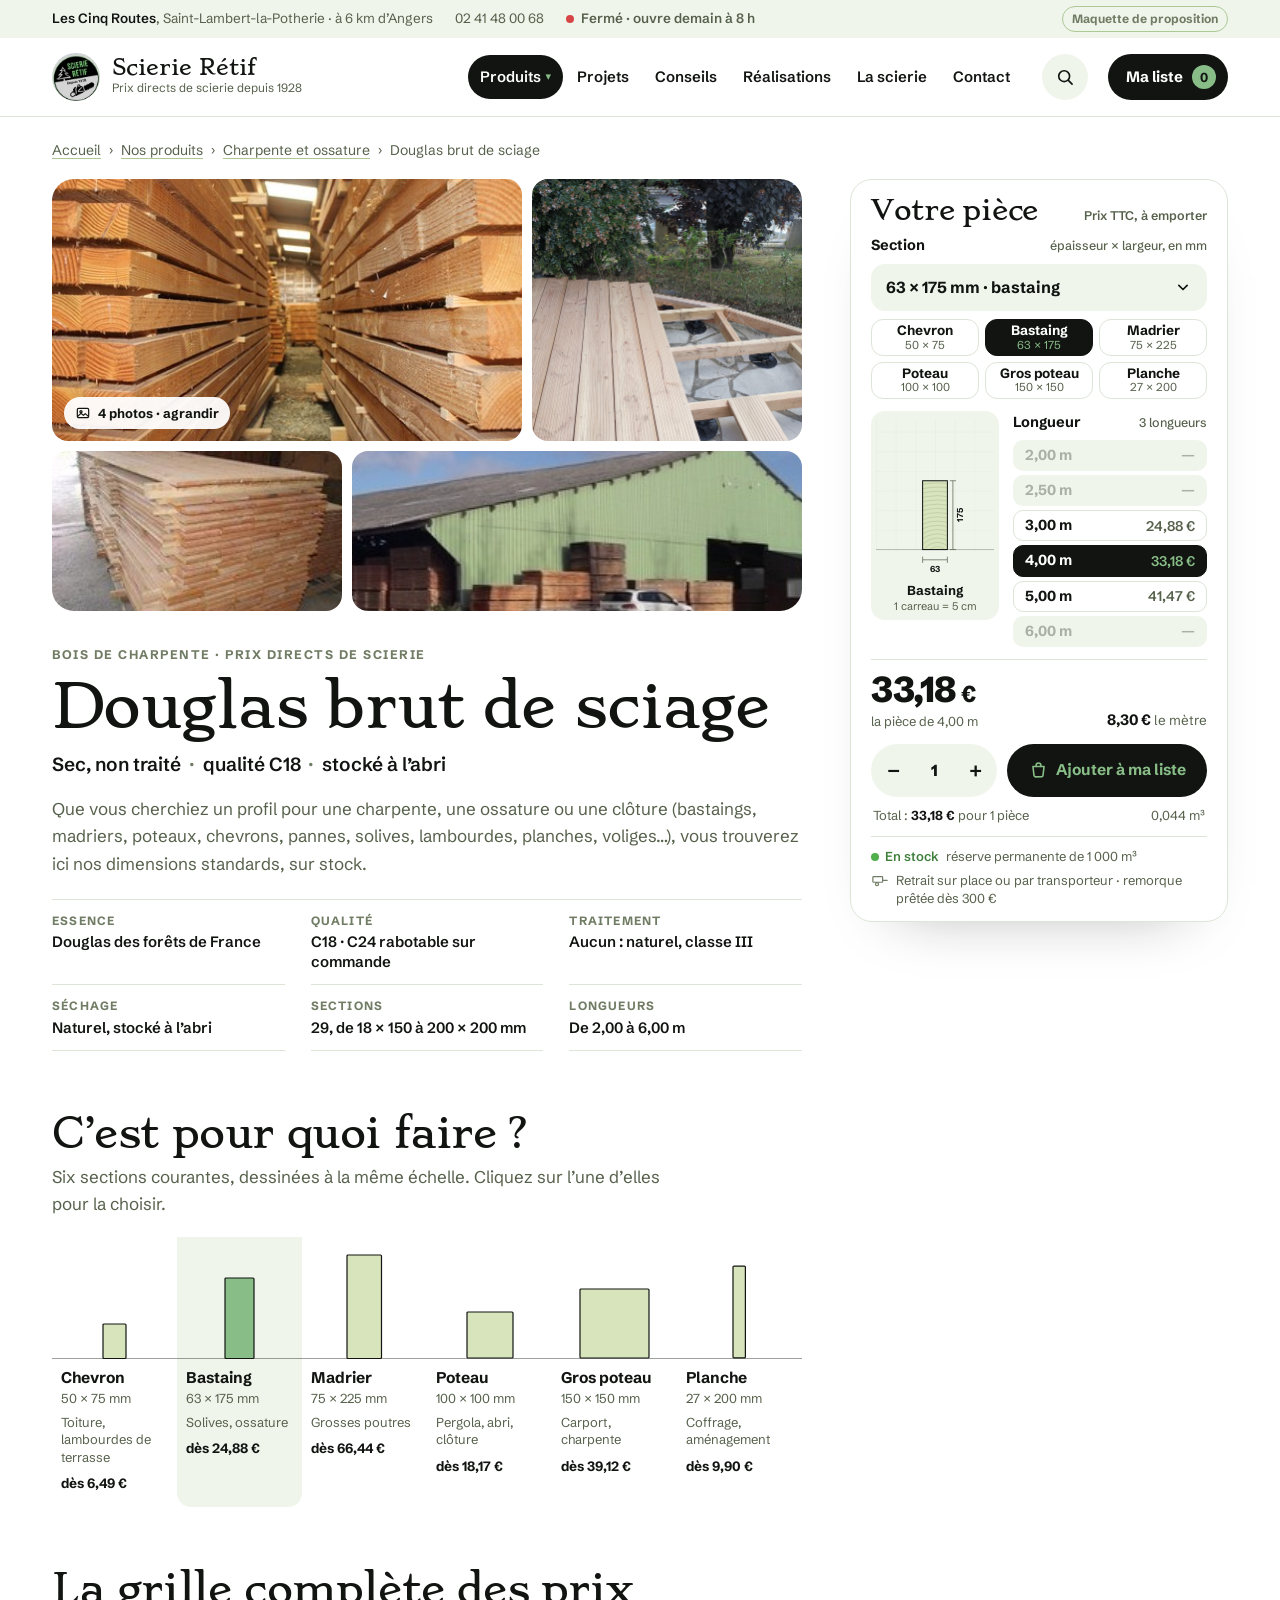
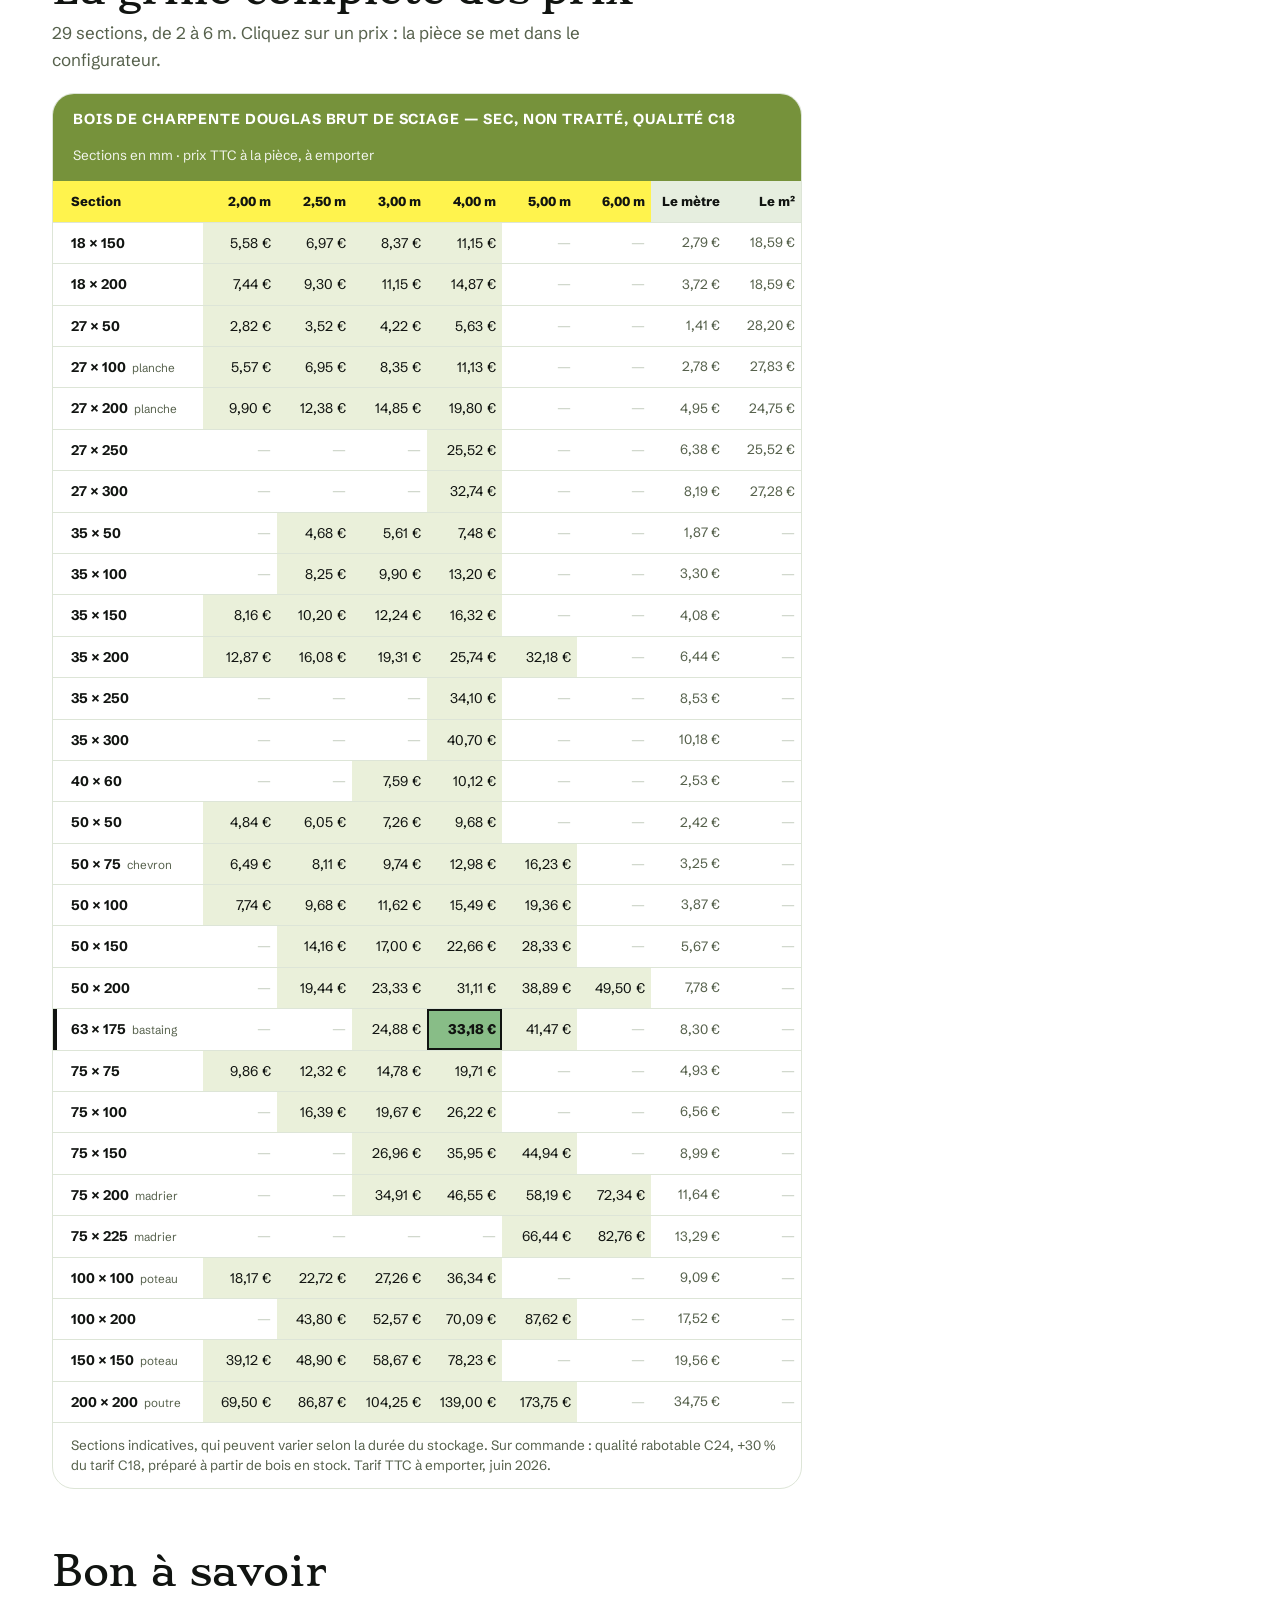
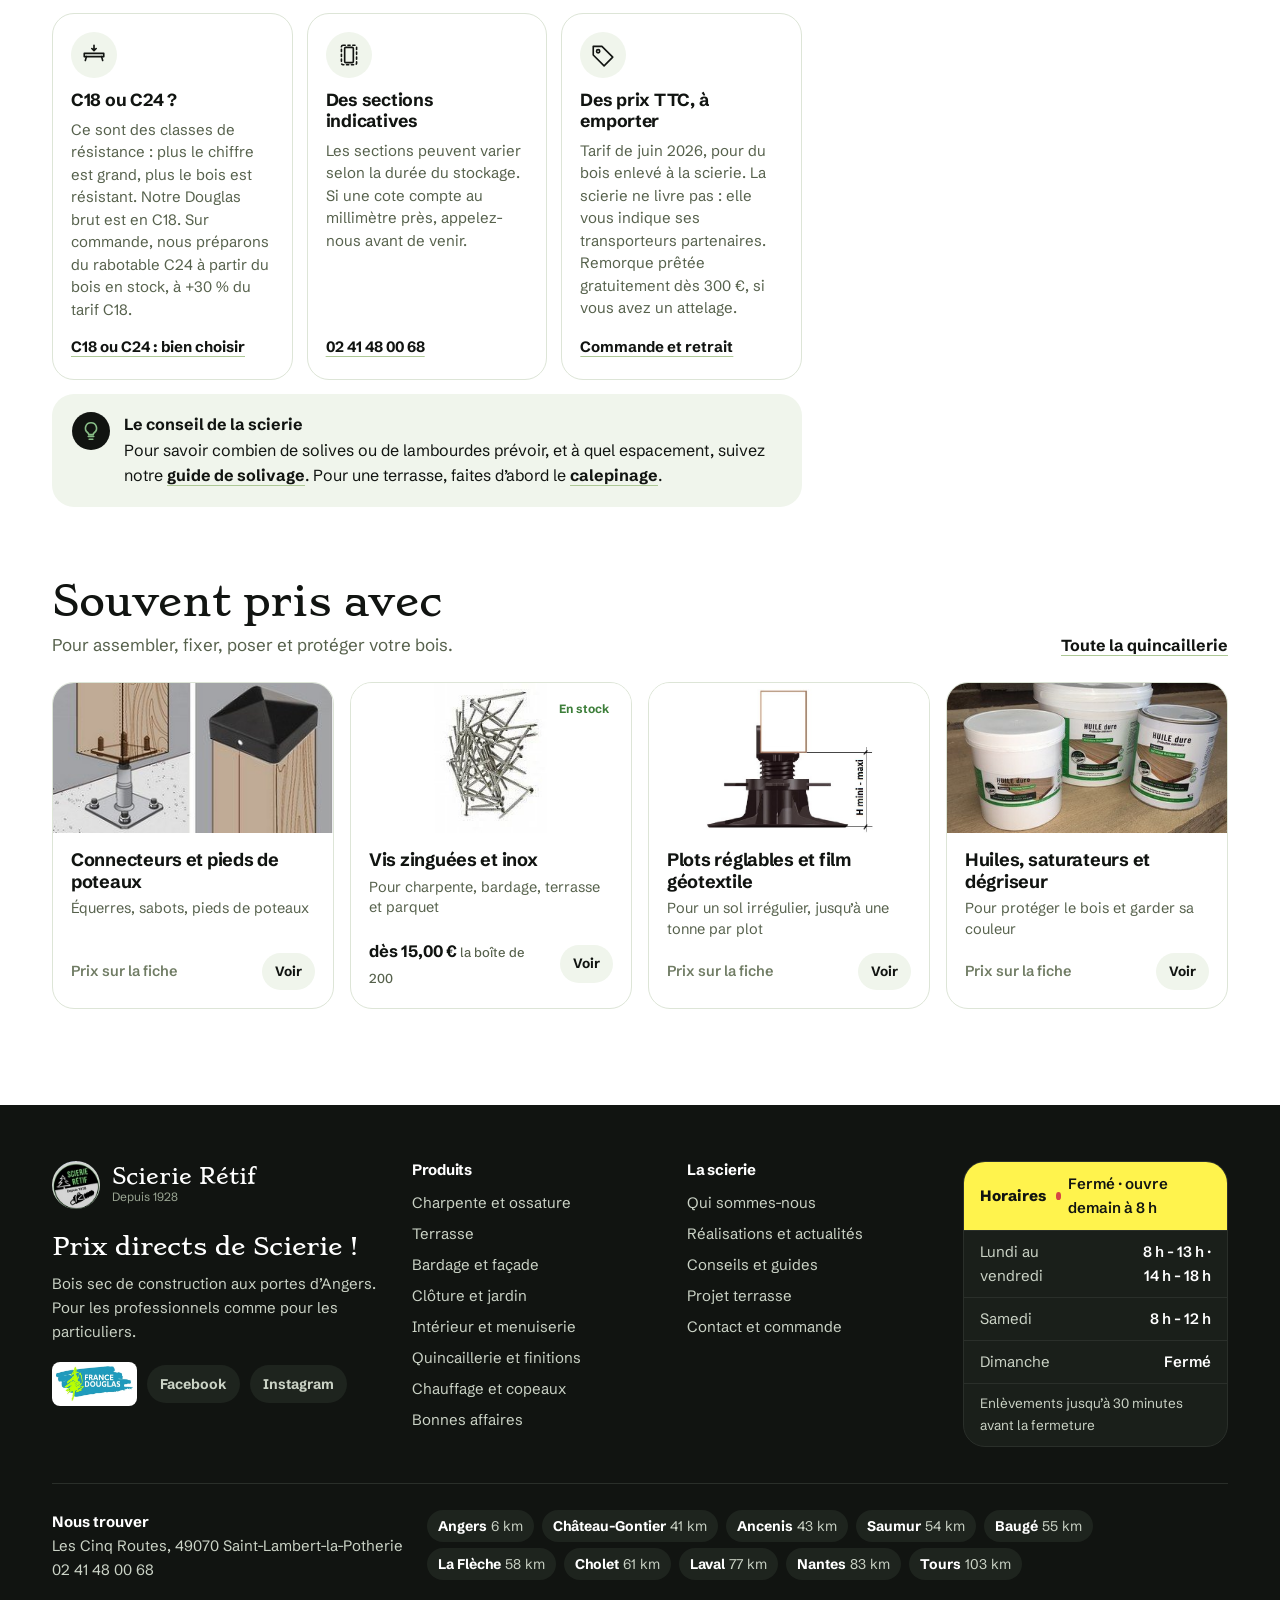
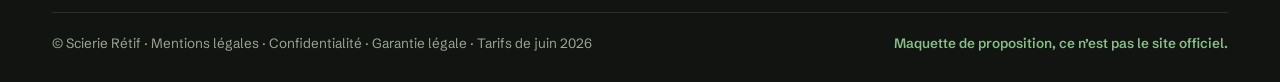
<file: site/douglas-brut.html>
<!doctype html>
<html lang="fr">
<head>
<meta charset="utf-8">
<meta name="robots" content="noindex, nofollow">
<meta name="viewport" content="width=device-width, initial-scale=1">
<title>Douglas brut de sciage · Scierie Rétif (maquette)</title>
<meta name="description" content="Douglas brut de sciage, sec, non traité, qualité C18, stocké à l’abri : 29 sections au tarif, de 2 à 6 m. Prix directs de scierie, TTC à emporter, près d’Angers.">
<link rel="preconnect" href="https://fonts.googleapis.com">
<link rel="preconnect" href="https://fonts.gstatic.com" crossorigin>
<link href="https://fonts.googleapis.com/css2?family=Schibsted+Grotesk:ital,wght@0,400..900;1,400..900&family=Stoke:wght@300;400&display=swap" rel="stylesheet">
<link rel="stylesheet" href="base.css">
<style>
/* ---------- Fiche produit « Douglas brut de sciage » : préfixe fp- ---------- */
.fp-sr{position:absolute; width:1px; height:1px; overflow:hidden; clip:rect(0 0 0 0); clip-path:inset(50%); white-space:nowrap}
.fp-fil{display:flex; flex-wrap:wrap; gap:4px 8px}
.fp-fil a{text-decoration:underline; text-decoration-color:var(--sauge); text-underline-offset:3px}

/* Mise en page : contenu à gauche, configurateur collant à droite */
.fp-haut{display:grid; grid-template-columns:minmax(0,1fr) 378px; column-gap:48px; margin-top:18px;
  grid-template-areas:"gal conf" "intro conf" "usages conf" "tarif conf" "savoir conf"}
.fp-galerie{grid-area:gal}
.fp-intro{grid-area:intro}
.fp-col-config{grid-area:conf}
.fp-usages{grid-area:usages}
.fp-tarif{grid-area:tarif}
.fp-savoir{grid-area:savoir}

/* Galerie : chaque photo a une case à sa mesure (jamais plus de 1,5 fois sa taille) */
.fp-galerie{position:relative; display:grid; grid-template-columns:290fr 170fr 270fr; grid-template-rows:262px 160px; grid-template-areas:"a a b" "c d d"; gap:10px; max-width:750px}
.fp-ph{position:relative; display:block; overflow:hidden; border-radius:16px; background:var(--sc); cursor:zoom-in}
.fp-ph img{width:100%; height:100%; object-fit:cover; transition:transform .8s var(--ease)}
.fp-ph:hover img{transform:scale(1.03)}
.fp-ph:focus-visible{outline:2px solid var(--noir); outline-offset:2px}
.fp-ph--a{grid-area:a; border-radius:22px 16px 16px 16px}
.fp-ph--b{grid-area:b; border-radius:16px 22px 16px 16px}
.fp-ph--b img{object-position:72% 50%}
.fp-ph--c{grid-area:c; border-radius:16px 16px 16px 22px}
.fp-ph--d{grid-area:d; border-radius:16px 16px 22px 16px}
.fp-gal-n{position:absolute; left:12px; bottom:12px; z-index:1; display:inline-flex; align-items:center; gap:7px; background:color-mix(in srgb, var(--blanc) 94%, transparent); color:var(--noir); font-size:13px; font-weight:700; padding:6px 11px; border-radius:999px; pointer-events:none}
.fp-gal-n svg{width:16px; height:16px; fill:none; stroke:currentColor; stroke-width:1.8; stroke-linecap:round}

/* Titre, sous-titre, fiche technique */
.fp-intro{padding-top:30px; max-width:750px}
.fp-intro .r-kicker{font-size:12.5px}
.fp-intro h1{font-size:58px; margin:8px 0 10px}
.fp-sous{font-size:19px; font-weight:600; margin:0 0 16px}
.fp-sous i{font-style:normal; color:var(--olive); margin:0 .2em}
.fp-texte{font-size:17px; color:var(--of); margin:0}
.fp-specs{display:grid; grid-template-columns:repeat(3, minmax(0,1fr)); gap:0 26px; margin:22px 0 0; border-top:1px solid var(--ligne)}
.fp-specs > div{padding:11px 0 12px; border-bottom:1px solid var(--ligne)}
.fp-specs dt{font-size:12px; font-weight:700; letter-spacing:.1em; text-transform:uppercase; color:var(--olive)}
.fp-specs dd{margin:2px 0 0; font-weight:600; font-size:15px; line-height:1.35}

/* Configurateur */
.fp-config{position:sticky; top:calc(var(--fp-colle, var(--hd)) + 16px); background:var(--blanc); border:1px solid var(--ligne); border-radius:var(--r); padding:16px 20px 14px; box-shadow:0 30px 60px -46px rgba(17,20,17,.4)}
body.fp-court .fp-config{position:static}
.fp-config.fp-flash{animation:fp-flash 1.1s var(--ease)}
@keyframes fp-flash{0%{box-shadow:0 0 0 0 var(--vert)} 22%{box-shadow:0 0 0 5px var(--vert)} 100%{box-shadow:0 0 0 0 transparent}}
.fp-c-tete{display:flex; justify-content:space-between; align-items:baseline; gap:10px; margin-bottom:8px}
.fp-c-tete h2{font-size:27px}
.fp-c-tete span{font-size:12.5px; font-weight:600; color:var(--of)}
.fp-c-lbl{display:flex; justify-content:space-between; align-items:baseline; gap:10px; font-weight:700; font-size:14.5px; margin:0 0 6px}
.fp-c-lbl small{font-weight:500; font-size:12.5px; color:var(--of)}
.fp-select{position:relative}
.fp-select select{appearance:none; -webkit-appearance:none; width:100%; font:inherit; font-size:16px; font-weight:700; color:var(--noir); background:var(--sc); border:1.5px solid transparent; border-radius:var(--r-s); padding:10px 42px 10px 14px; cursor:pointer; transition:border-color .2s, background .2s}
.fp-select select:hover{background:var(--sc2)}
.fp-select select:focus-visible{outline:none; border-color:var(--noir)}
.fp-select svg{position:absolute; right:14px; top:50%; width:20px; height:20px; margin-top:-10px; fill:none; stroke:var(--noir); stroke-width:2; stroke-linecap:round; stroke-linejoin:round; pointer-events:none}
.fp-puces{display:grid; grid-template-columns:repeat(3, minmax(0,1fr)); gap:6px; margin-top:8px}
.fp-puce{display:grid; padding:3px 6px 3px; border-radius:12px; background:var(--blanc); border:1px solid var(--ligne); text-align:center; line-height:1.15; transition:background .2s, border-color .2s, color .2s}
.fp-puce b{font-size:13.5px}
.fp-puce small{font-size:11.5px; color:var(--of)}
.fp-puce:hover{border-color:var(--noir)}
.fp-puce[aria-pressed="true"]{background:var(--noir); border-color:var(--noir); color:var(--blanc)}
.fp-puce[aria-pressed="true"] small{color:var(--vert)}
.fp-c-milieu{display:grid; grid-template-columns:128px minmax(0,1fr); gap:14px; margin-top:12px; align-items:start}
.fp-dessin{margin:0; background:var(--sc); border-radius:var(--r-s); padding:8px 5px 7px; text-align:center}
.fp-dessin svg{display:block; width:100%; height:auto; overflow:visible}
.fp-dessin figcaption{font-size:11px; line-height:1.3; color:var(--of); margin-top:3px}
.fp-dessin figcaption b{display:block; font-size:13px; color:var(--noir)}
.fp-quad{fill:none; stroke:var(--ligne); stroke-width:.8}
.fp-sol{stroke:var(--olive); stroke-width:1; opacity:.6}
.fp-bois-fond{fill:var(--vert-stock)}
.fp-cernes circle{fill:none; stroke:var(--olive); stroke-width:.7; opacity:.38}
.fp-bois-trait{fill:none; stroke:var(--noir); stroke-width:1.3}
.fp-fantome{fill:none; stroke:var(--of); stroke-width:1; stroke-dasharray:3 3; opacity:0}
.fp-fantome.fp-vu{opacity:.8}
.fp-fantome.fp-part{opacity:0; transition:opacity .9s .1s}
.fp-cote{fill:none; stroke:var(--of); stroke-width:.9}
.fp-cote-t{font-family:var(--texte); font-size:11px; font-weight:700; fill:var(--noir)}
.fp-lgs{display:grid; gap:4px}
.fp-lg{display:flex; justify-content:space-between; align-items:center; gap:8px; padding:3px 11px; border-radius:10px; border:1px solid var(--ligne); background:var(--blanc); transition:background .2s, border-color .2s, color .2s}
.fp-lg span{font-weight:700; font-size:14.5px}
.fp-lg b{font-weight:600; font-size:14px; color:var(--of)}
.fp-lg:hover:not(:disabled){border-color:var(--noir)}
.fp-lg:focus-visible{outline:2px solid var(--noir); outline-offset:1px}
.fp-lg[aria-pressed="true"]{background:var(--noir); border-color:var(--noir); color:var(--blanc)}
.fp-lg[aria-pressed="true"] b{color:var(--vert)}
.fp-lg:disabled{cursor:not-allowed; background:var(--sc); border-color:transparent; color:color-mix(in srgb, var(--of) 50%, var(--blanc))}
.fp-lg:disabled b{color:inherit}
.fp-pop{animation:fp-pop .55s var(--ressort)}
@keyframes fp-pop{35%{transform:scale(1.07)}}
.fp-c-prix{display:flex; justify-content:space-between; align-items:flex-end; gap:12px; margin-top:12px; padding-top:11px; border-top:1px solid var(--ligne)}
.fp-px{margin:0; font-size:36px; font-weight:800; letter-spacing:-.035em; line-height:1; white-space:nowrap}
.fp-px small{font-size:23px; margin-left:5px; letter-spacing:0}
.fp-px-u{margin:4px 0 0; font-size:13px; color:var(--of)}
.fp-pm{margin:0 0 2px; text-align:right; font-size:13.5px; color:var(--of); line-height:1.4; white-space:nowrap}
.fp-pm b{color:var(--noir); font-size:15px}
.fp-c-achat{display:grid; grid-template-columns:auto minmax(0,1fr); gap:10px; margin-top:12px}
.fp-qte{display:grid; grid-template-columns:38px 44px 38px; align-items:center; background:var(--sc); border-radius:999px; padding:3px}
.fp-qte-b{width:38px; height:42px; border-radius:999px; font-size:21px; line-height:1; font-weight:600; text-align:center; transition:background .2s}
.fp-qte-b:hover{background:var(--blanc)}
.fp-qte-b:focus-visible{outline:2px solid var(--noir)}
.fp-qte input{width:100%; height:38px; border:0; background:none; text-align:center; font:inherit; font-weight:800; font-size:16px; color:var(--noir); -moz-appearance:textfield; appearance:textfield; border-radius:8px}
.fp-qte input::-webkit-inner-spin-button, .fp-qte input::-webkit-outer-spin-button{-webkit-appearance:none; margin:0}
.fp-qte input:focus-visible{outline:2px solid var(--noir)}
.fp-ajout{width:100%; padding:14px 16px}
.fp-ajout svg{width:19px; height:19px; fill:none; stroke:currentColor; stroke-width:2; stroke-linecap:round; stroke-linejoin:round; flex:none}
.fp-ajout.fp-ok{background:var(--vert); color:var(--noir)}
.fp-c-total{margin:8px 2px 0; font-size:13px; line-height:20px; color:var(--of)}
.fp-tot, .fp-tot-ok{display:flex; justify-content:space-between; align-items:center; gap:10px}
.fp-c-total b{color:var(--noir)}
.fp-tot-ok{display:none; color:var(--ok); font-weight:700}
.fp-c-total.fp-fait .fp-tot{display:none}
.fp-c-total.fp-fait .fp-tot-ok{display:flex; animation:fp-entre .4s var(--ease)}
@keyframes fp-entre{from{opacity:0; transform:translateY(4px)}}
.fp-tot-ok svg{width:16px; height:16px; fill:none; stroke:currentColor; stroke-width:2.4; stroke-linecap:round; stroke-linejoin:round; flex:none}
.fp-tot-ok span{margin-right:auto}
.fp-tot-ok button{color:var(--noir); font-weight:700; text-decoration:underline; text-decoration-color:var(--sauge); text-underline-offset:3px; white-space:nowrap}
.fp-c-infos{list-style:none; margin:11px 0 0; padding:10px 0 0; border-top:1px solid var(--ligne); display:grid; gap:5px; font-size:13px; color:var(--of)}
.fp-c-infos li{display:flex; gap:7px; align-items:flex-start; line-height:1.4}
.fp-c-infos li.fp-c-stock{display:block}
.fp-c-infos li > svg{width:18px; height:18px; flex:none; fill:none; stroke:var(--olive); stroke-width:1.6; stroke-linecap:round; stroke-linejoin:round}
.fp-c-infos .r-stock{font-size:13px; margin-right:4px}

/* Sections de la colonne de gauche */
.fp-usages, .fp-tarif, .fp-savoir{padding-top:60px; min-width:0}
.fp-sec-tete{margin-bottom:20px}
.fp-sec-tete h2{font-size:40px}
.fp-sec-tete p{color:var(--of); margin:8px 0 0; font-size:17px; max-width:640px}

/* C'est pour quoi faire ? : six sections à la même échelle, posées sur une ligne de sol */
.fp-rang{display:grid; grid-template-columns:repeat(6, minmax(0,1fr))}
.fp-u{display:flex; flex-direction:column; align-items:flex-start; padding:0 9px 12px; border-radius:0 0 var(--r-s) var(--r-s); text-align:left; transition:background .25s}
.fp-u-d{align-self:stretch; height:122px; display:flex; align-items:flex-end; justify-content:center; border-bottom:1.5px solid color-mix(in srgb, var(--noir) 40%, transparent); margin:0 -9px 10px}
.fp-u-d svg{display:block; overflow:visible; transition:transform .45s var(--ressort); transform-origin:50% 100%}
.fp-u-rect{fill:var(--vert-stock); stroke:var(--noir); stroke-width:1.2; transition:fill .25s}
.fp-u:hover{background:var(--sc)}
.fp-u:hover .fp-u-d svg{transform:translateY(-4px)}
.fp-u:focus-visible{outline:2px solid var(--noir); outline-offset:2px}
.fp-u[aria-pressed="true"]{background:var(--sc)}
.fp-u[aria-pressed="true"] .fp-u-rect{fill:var(--vert)}
.fp-u b{font-size:15.5px; line-height:1.2}
.fp-u-dim{font-size:13px; color:var(--of)}
.fp-u-us{font-size:13px; line-height:1.35; color:var(--of); margin-top:5px}
.fp-u-px{font-size:13.5px; font-weight:700; margin-top:7px}

/* Grille des prix, à la façon de leurs tarifs */
.fp-glisser{display:none}
.fp-defile{position:relative}
.fp-table{font-size:14px}
.fp-table .fp-col-s{width:20%}
.fp-table .fp-col-l{width:10%}
.fp-table .fp-col-u{width:10%}
.fp-table th{top:var(--fp-colle, var(--hd)); padding:10px 6px}
.fp-table th.fp-th-u{background:var(--sc2)}
.fp-table th.fp-th-on{box-shadow:inset 0 -3px 0 var(--noir)}
.fp-table td{padding:9px 6px}
.fp-table td.p{padding:0}
.fp-case{display:block; width:100%; padding:9px 6px; text-align:right; white-space:nowrap}
.fp-case:focus-visible{outline:2px solid var(--noir); outline-offset:-3px}
.fp-table td.u{font-size:13.5px}
.fp-table tr.fp-tr-on td:first-child{background:var(--sc)}
.fp-tarif .r-tarif-titre b{font-size:14.5px}
.fp-tarif .r-tarif-note{line-height:1.5}

/* Bon à savoir */
.fp-sav-grille{display:grid; grid-template-columns:repeat(3, minmax(0,1fr)); gap:14px}
.fp-sav{display:flex; flex-direction:column; gap:8px; border:1px solid var(--ligne); border-radius:var(--r); padding:18px 18px 20px}
.fp-sav-ic{width:46px; height:46px; border-radius:50%; background:var(--sc); display:grid; place-items:center; margin-bottom:4px}
.fp-sav-ic svg{width:26px; height:26px; fill:none; stroke:var(--noir); stroke-width:1.5; stroke-linecap:round; stroke-linejoin:round}
.fp-sav h3{font-size:17.5px}
.fp-sav p{margin:0; font-size:15px; color:var(--of); line-height:1.5}
.fp-sav .r-lien{margin-top:auto; padding-top:6px; align-self:flex-start; font-size:15px}
.fp-savoir .r-conseil{margin-top:14px}
.fp-savoir .r-conseil .r-lien{white-space:nowrap}

/* Souvent pris avec */
.fp-avec-grille{display:grid; grid-template-columns:repeat(4, minmax(0,1fr)); gap:16px}
.fp-avec-grille .r-carte-img{height:150px}
.fp-avec-grille .r-carte-img img{position:absolute; inset:0}
.r-carte-img img.fp-contain{object-fit:contain; background:var(--blanc)}

/* Barre d'achat collante (téléphone et tablette) */
.fp-barre{position:fixed; left:0; right:0; bottom:0; z-index:45; background:color-mix(in srgb, var(--blanc) 96%, transparent); -webkit-backdrop-filter:blur(14px); backdrop-filter:blur(14px); border-top:1px solid var(--ligne); box-shadow:0 -18px 40px -30px rgba(17,20,17,.45); padding:10px 16px calc(10px + env(safe-area-inset-bottom)); transform:translateY(110%); visibility:hidden; transition:transform .45s var(--ease), visibility 0s .45s}
.fp-barre.fp-on{transform:none; visibility:visible; transition:transform .45s var(--ease), visibility 0s}
.fp-barre-in{display:grid; grid-template-columns:minmax(0,1fr) auto auto; gap:10px; align-items:center; max-width:720px; margin:0 auto}
.fp-barre-px{min-width:0; line-height:1.15}
.fp-barre-px small{display:block; font-size:12.5px; color:var(--of); white-space:nowrap; overflow:hidden; text-overflow:ellipsis}
.fp-barre-px b{font-size:21px; font-weight:800; letter-spacing:-.02em; white-space:nowrap}
.fp-barre .fp-qte{grid-template-columns:34px 36px 34px}
.fp-barre .fp-qte-b{width:34px; height:38px}
.fp-barre .fp-qte input{height:34px}
.fp-barre-aj{padding:12px 18px}
.fp-barre-aj.fp-ok{background:var(--vert); color:var(--noir)}
.fp-barre.fp-pouls{animation:fp-pouls .7s var(--ease)}
@keyframes fp-pouls{30%{background:var(--sc2)}}
.fp-barre-cale{height:78px}
@media (min-width:1200px){ body:not(.fp-court) .fp-barre, body:not(.fp-court) .fp-barre-cale{display:none} }

/* Visionneuse de photos */
.fp-lb{border:0; padding:0; margin:0; background:transparent; width:100vw; height:100vh; max-width:100vw; max-height:100vh; color:var(--blanc); overflow:hidden}
.fp-lb::backdrop{background:color-mix(in srgb, var(--noir) 90%, transparent)}
.fp-lb[open]{display:grid; place-items:center}
.fp-lb-fig{margin:0; display:grid; justify-items:center; gap:12px; padding:0 70px}
.fp-lb-fig img{border-radius:12px; max-width:calc(100vw - 140px); max-height:76vh; height:auto; background:var(--olive)}
.fp-lb-fig figcaption{font-size:15px; text-align:center; opacity:.92}
.fp-lb-b, .fp-lb-x{position:fixed; width:50px; height:50px; border-radius:50%; background:color-mix(in srgb, var(--blanc) 15%, transparent); color:var(--blanc); display:grid; place-items:center; transition:background .2s}
.fp-lb-b:hover, .fp-lb-x:hover{background:color-mix(in srgb, var(--blanc) 28%, transparent)}
.fp-lb-b svg, .fp-lb-x svg{width:22px; height:22px; fill:none; stroke:currentColor; stroke-width:2; stroke-linecap:round; stroke-linejoin:round}
.fp-lb-prec{left:18px; top:50%; margin-top:-25px}
.fp-lb-suiv{right:18px; top:50%; margin-top:-25px}
.fp-lb-x{right:18px; top:18px}

/* ---------- Écrans plus petits ---------- */
@media (max-width:1199px){
  .fp-haut{grid-template-columns:minmax(0,1fr); grid-template-areas:"gal" "intro" "conf" "usages" "tarif" "savoir"}
  .fp-config{position:static; max-width:560px; margin-top:28px}
  .fp-avec-grille{grid-template-columns:repeat(2, minmax(0,1fr))}
}
@media (max-width:760px){
  .fp-fil{font-size:13.5px; padding-top:16px}
  .fp-haut{margin-top:14px}
  .fp-galerie{grid-template-columns:repeat(3, minmax(0,1fr)); grid-template-rows:auto 84px; grid-template-areas:"a a a" "c d b"; gap:8px}
  .fp-ph--a{aspect-ratio:3 / 2; border-radius:18px}
  .fp-ph--b, .fp-ph--c, .fp-ph--d{border-radius:12px}
  .fp-intro{padding-top:22px}
  .fp-intro h1{font-size:40px}
  .fp-sous{font-size:16.5px}
  .fp-texte{font-size:16px}
  .fp-specs{grid-template-columns:repeat(2, minmax(0,1fr)); gap:0 18px}
  .fp-config{padding:16px 16px 14px; margin-top:24px}
  .fp-c-milieu{grid-template-columns:118px minmax(0,1fr); gap:12px}
  .fp-lg{padding:9px 11px}
  .fp-usages, .fp-tarif, .fp-savoir{padding-top:48px}
  .fp-sec-tete h2{font-size:30px}
  .fp-sec-tete p{font-size:15.5px}
  .fp-rang{grid-template-columns:repeat(3, minmax(0,1fr)); row-gap:14px}
  .fp-u{padding:0 7px 10px}
  .fp-u-d{height:112px; margin:0 -7px 8px}
  .fp-glisser{display:flex; align-items:center; gap:8px; font-size:13.5px; color:var(--of); margin:-6px 0 10px}
  .fp-glisser svg{width:18px; height:18px; fill:none; stroke:currentColor; stroke-width:1.8; stroke-linecap:round; stroke-linejoin:round}
  .fp-tarif-bloc.r-tarif-bloc{overflow:clip}
  .fp-defile{overflow-x:auto; overscroll-behavior-x:contain}
  .fp-table th{top:0}
  .fp-table td:first-child, .fp-table th:first-child{position:sticky; left:0}
  .fp-table td:first-child{z-index:1; background:var(--blanc); box-shadow:1px 0 0 var(--ligne)}
  .fp-table tr.on td:first-child{box-shadow:inset 4px 0 0 var(--noir), 1px 0 0 var(--ligne)}
  .fp-table th:first-child{z-index:3}
  .fp-sav-grille{grid-template-columns:minmax(0,1fr); gap:10px}
  .fp-avec-grille{grid-template-columns:minmax(0,1fr); gap:10px}
  .fp-avec-grille .r-carte{flex-direction:row; border-radius:var(--r-s)}
  .fp-avec-grille .r-carte:hover{transform:none}
  .fp-avec-grille .r-carte-img{width:108px; height:auto; min-height:112px; flex:none}
  .fp-avec-grille .r-carte-img .r-dispo{right:auto; left:6px; top:auto; bottom:6px; font-size:10.5px; padding:2px 7px}
  .fp-avec-grille .r-carte-corps{padding:12px 14px}
  .fp-avec-grille .r-carte-corps h3{font-size:16px}
  .fp-avec-grille .r-carte-corps p{font-size:13.5px; margin:4px 0 10px}
  .fp-avec-grille .r-prix{font-size:15px}
  .fp-avec-grille .r-voir{font-size:12.5px; padding:6px 11px}
  .fp-lb-fig{padding:0 12px}
  .fp-lb-fig img{max-width:calc(100vw - 24px)}
  .fp-lb-prec, .fp-lb-suiv{top:auto; bottom:22px; margin-top:0}
}
</style>
</head>
<body data-page="produit">
<header data-entete></header>
<main>
  <div class="r-wrap">
    <nav class="r-fil fp-fil" aria-label="Fil d’Ariane"><a href="index.html">Accueil</a><span aria-hidden="true">›</span><a href="produits.html">Nos produits</a><span aria-hidden="true">›</span><a href="produits.html#charpente">Charpente et ossature</a><span aria-hidden="true">›</span><span aria-current="page">Douglas brut de sciage</span></nav>

    <div class="fp-haut">
      <!-- Galerie -->
      <div class="fp-galerie" role="group" aria-label="Photos : cliquez pour agrandir">
        <button type="button" class="fp-ph fp-ph--a" data-i="0" data-legende="Les piles de Douglas sous le hangar de la scierie"><img src="img/stock-planches.jpg" alt="Les piles de Douglas sous le hangar de la scierie" width="450" height="300"><span class="fp-gal-n" aria-hidden="true"><svg viewBox="0 0 24 24"><rect x="3.5" y="5" width="17" height="14" rx="2"/><circle cx="9" cy="10" r="1.6"/><path d="m4 17 5-4.5 3.5 3 3-2.5L20 17"/></svg>4 photos · agrandir</span></button>
        <button type="button" class="fp-ph fp-ph--c" data-i="1" data-legende="Planches empilées"><img src="img/produits/poteaux-poutres.jpg" alt="Une pile de planches" width="200" height="150"></button>
        <button type="button" class="fp-ph fp-ph--d" data-i="2" data-legende="Le hangar de stockage de la scierie"><img src="img/depot-hangar-droite.png" alt="Le hangar de stockage de la scierie" width="305" height="144"></button>
        <button type="button" class="fp-ph fp-ph--b" data-i="3" data-legende="Chez un client : une terrasse sur lambourdes et plots"><img src="img/terrasse-chantier.jpg" alt="Chez un client : une terrasse sur lambourdes et plots, en cours de pose" width="1400" height="1050"></button>
      </div>

      <!-- Titre -->
      <div class="fp-intro">
        <span class="r-kicker">Bois de charpente · prix directs de scierie</span>
        <h1>Douglas brut de sciage</h1>
        <p class="fp-sous">Sec, non traité <i>·</i> qualité&nbsp;C18 <i>·</i> stocké à&nbsp;l’abri</p>
        <p class="fp-texte">Que vous cherchiez un profil pour une charpente, une ossature ou une clôture (bastaings, madriers, poteaux, chevrons, pannes, solives, lambourdes, planches, voliges…), vous trouverez ici nos dimensions standards, sur stock.</p>
        <dl class="fp-specs">
          <div><dt>Essence</dt><dd>Douglas des forêts de France</dd></div>
          <div><dt>Qualité</dt><dd>C18 · C24 rabotable sur commande</dd></div>
          <div><dt>Traitement</dt><dd>Aucun&nbsp;: naturel, classe III</dd></div>
          <div><dt>Séchage</dt><dd>Naturel, stocké à l’abri</dd></div>
          <div><dt>Sections</dt><dd class="js-fp-spec-s">29, de 18&nbsp;×&nbsp;150 à 200&nbsp;×&nbsp;200&nbsp;mm</dd></div>
          <div><dt>Longueurs</dt><dd class="js-fp-spec-l">De 2,00 à 6,00&nbsp;m</dd></div>
        </dl>
      </div>

      <!-- Configurateur -->
      <aside class="fp-col-config" aria-labelledby="fp-config-t">
        <div class="fp-config js-fp-config">
          <div class="fp-c-tete"><h2 id="fp-config-t">Votre pièce</h2><span>Prix TTC, à emporter</span></div>
          <label class="fp-c-lbl" for="fp-sel"><span>Section</span><small>épaisseur × largeur, en mm</small></label>
          <div class="fp-select"><select id="fp-sel" class="js-fp-sel"></select><svg viewBox="0 0 24 24" aria-hidden="true"><path d="m7 10 5 5 5-5"/></svg></div>
          <div class="fp-puces js-fp-puces" role="group" aria-label="Sections courantes"></div>
          <div class="fp-c-milieu">
            <figure class="fp-dessin">
              <svg class="js-fp-svg" viewBox="0 0 150 204" role="img" aria-labelledby="fp-svg-t"><title id="fp-svg-t">Section dessinée à l’échelle</title></svg>
              <figcaption><b class="js-fp-nom"></b>1 carreau = 5 cm</figcaption>
            </figure>
            <div>
              <p class="fp-c-lbl" id="fp-lg-t"><span>Longueur</span><small class="js-fp-nb-lg"></small></p>
              <div class="fp-lgs js-fp-lgs" role="group" aria-labelledby="fp-lg-t"></div>
            </div>
          </div>
          <div class="fp-c-prix">
            <div><p class="fp-px"><span class="js-fp-px">0,00</span><small>€</small></p><p class="fp-px-u js-fp-px-u">la pièce, TTC</p></div>
            <p class="fp-pm"><b><span class="js-fp-pm">0,00</span>&nbsp;€</b> le mètre<span class="js-fp-m2"></span></p>
          </div>
          <div class="fp-c-achat js-fp-achat">
            <div class="fp-qte" role="group" aria-label="Quantité">
              <button type="button" class="fp-qte-b" data-pas="-1" aria-label="Une pièce de moins">−</button>
              <input type="number" class="js-fp-q" value="1" min="1" max="999" step="1" inputmode="numeric" aria-label="Nombre de pièces">
              <button type="button" class="fp-qte-b" data-pas="1" aria-label="Une pièce de plus">+</button>
            </div>
            <button type="button" class="r-btn r-btn--noir fp-ajout js-fp-ajout"><svg viewBox="0 0 24 24" aria-hidden="true"><path d="M5 7h14l-1.3 11.2a2 2 0 0 1-2 1.8H8.3a2 2 0 0 1-2-1.8z"/><path d="M9 7V5.5a3 3 0 0 1 6 0V7"/></svg><span>Ajouter à ma liste</span></button>
          </div>
          <p class="fp-c-total js-fp-total-l"><span class="fp-tot js-fp-total"></span><span class="fp-tot-ok"><svg viewBox="0 0 24 24" aria-hidden="true"><path d="m5 12.5 4.5 4.5L19 7.5"/></svg><span class="js-fp-ajoute-t">Ajouté à votre liste</span><button type="button" data-ouvrir-liste>Voir ma liste</button></span></p>
          <ul class="fp-c-infos">
            <li class="fp-c-stock"><span class="r-stock">En stock</span> réserve permanente de 1&nbsp;000&nbsp;m³</li>
            <li><svg viewBox="0 0 24 24" aria-hidden="true"><rect x="2.5" y="7.5" width="13" height="7.5" rx="1"/><path d="M15.5 12.5h6"/><circle cx="8" cy="17.5" r="2"/></svg><span>Retrait sur place ou par transporteur · remorque prêtée dès 300&nbsp;€</span></li>
          </ul>
          <p class="fp-sr" aria-live="polite" id="fp-annonce"></p>
        </div>
      </aside>

      <!-- C'est pour quoi faire ? -->
      <section class="fp-usages" aria-labelledby="fp-usages-t">
        <div class="fp-sec-tete"><h2 id="fp-usages-t">C’est pour quoi faire&nbsp;?</h2><p>Six sections courantes, dessinées à la même échelle. Cliquez sur l’une d’elles pour la choisir.</p></div>
        <div class="fp-rang js-fp-rang"></div>
      </section>

      <!-- La grille complète des prix -->
      <section class="fp-tarif" id="tarif" aria-labelledby="fp-tarif-t">
        <div class="fp-sec-tete"><h2 id="fp-tarif-t">La grille complète des prix</h2><p class="js-fp-tarif-p">29 sections, de 2 à 6&nbsp;m. Cliquez sur un prix&nbsp;: la pièce se met dans le configurateur.</p></div>
        <p class="fp-glisser"><svg viewBox="0 0 24 24" aria-hidden="true"><path d="M4 12h16M15 7l5 5-5 5"/></svg>Faites glisser le tableau pour voir toutes les longueurs.</p>
        <div class="r-tarif-bloc fp-tarif-bloc">
          <div class="r-tarif-titre"><b>Bois de charpente Douglas brut de sciage — sec, non traité, qualité C18</b><span>Sections en mm · prix TTC à la pièce, à emporter</span></div>
          <div class="fp-defile">
            <table class="r-tarif fp-table">
              <caption class="fp-sr">Tarif du Douglas brut de sciage, sec, non traité, qualité C18 : prix TTC à la pièce selon la section et la longueur, prix au mètre et au mètre carré.</caption>
              <colgroup><col class="fp-col-s"><col class="fp-col-l" span="6"><col class="fp-col-u" span="2"></colgroup>
              <thead><tr class="js-fp-thead"></tr></thead>
              <tbody class="js-fp-tbody"></tbody>
            </table>
          </div>
          <p class="r-tarif-note">Sections indicatives, qui peuvent varier selon la durée du stockage. Sur commande&nbsp;: qualité rabotable C24, +30&nbsp;% du tarif C18, préparé à partir de bois en stock. Tarif TTC à emporter, <span class="js-fp-date">juin 2026</span>.</p>
        </div>
      </section>

      <!-- Bon à savoir -->
      <section class="fp-savoir" aria-labelledby="fp-savoir-t">
        <div class="fp-sec-tete"><h2 id="fp-savoir-t">Bon à savoir</h2></div>
        <div class="fp-sav-grille">
          <article class="fp-sav">
            <span class="fp-sav-ic"><svg viewBox="0 0 24 24" aria-hidden="true"><path d="M3 10.5h18v3H3z"/><path d="M5 13.5 4 17M19 13.5l1 3.5"/><path d="M12 3v5M10 6l2 2 2-2"/></svg></span>
            <h3>C18 ou C24&nbsp;?</h3>
            <p>Ce sont des classes de résistance&nbsp;: plus le chiffre est grand, plus le bois est résistant. Notre Douglas brut est en C18. Sur commande, nous préparons du rabotable C24 à partir du bois en stock, à +30&nbsp;% du tarif C18.</p>
            <a class="r-lien" href="conseils.html#c18-c24">C18 ou C24&nbsp;: bien choisir</a>
          </article>
          <article class="fp-sav">
            <span class="fp-sav-ic"><svg viewBox="0 0 24 24" aria-hidden="true"><rect x="8" y="5" width="8" height="14" rx="1"/><rect x="5" y="3" width="14" height="18" rx="1.5" stroke-dasharray="2 2.5"/></svg></span>
            <h3>Des sections indicatives</h3>
            <p>Les sections peuvent varier selon la durée du stockage. Si une cote compte au millimètre près, appelez-nous avant de venir.</p>
            <a class="r-lien js-fp-tel" href="tel:+33241480068">02 41 48 00 68</a>
          </article>
          <article class="fp-sav">
            <span class="fp-sav-ic"><svg viewBox="0 0 24 24" aria-hidden="true"><path d="M3 12V4h8l10 10-8 8z"/><circle cx="7.5" cy="8.5" r="1.5"/></svg></span>
            <h3>Des prix TTC, à emporter</h3>
            <p>Tarif de <span class="js-fp-date">juin 2026</span>, pour du bois enlevé à la scierie. La scierie ne livre pas&nbsp;: elle vous indique ses transporteurs partenaires. Remorque prêtée gratuitement dès 300&nbsp;€, si vous avez un attelage.</p>
            <a class="r-lien" href="contact.html">Commande et retrait</a>
          </article>
        </div>
        <div class="r-conseil"><div><b>Le conseil de la scierie</b>Pour savoir combien de solives ou de lambourdes prévoir, et à quel espacement, suivez notre <a class="r-lien" href="conseils.html#solivage">guide de solivage</a>. Pour une terrasse, faites d’abord le <a class="r-lien" href="conseils.html#calepinage">calepinage</a>.</div></div>
      </section>
    </div>

    <!-- Souvent pris avec -->
    <section class="r-section r-reveal" aria-labelledby="fp-avec-t">
      <div class="r-tete"><div><h2 id="fp-avec-t">Souvent pris avec</h2><p>Pour assembler, fixer, poser et protéger votre bois.</p></div><a class="r-lien" href="produits.html#quincaillerie">Toute la quincaillerie</a></div>
      <div class="fp-avec-grille js-fp-avec"></div>
    </section>
  </div>
</main>
<footer data-pied></footer>
<div class="fp-barre-cale" aria-hidden="true"></div>

<!-- Barre d'achat collante -->
<div class="fp-barre js-fp-barre" inert>
  <div class="fp-barre-in">
    <div class="fp-barre-px"><small class="js-fp-b-sel"></small><b><span class="js-fp-b-px">0,00</span>&nbsp;€</b></div>
    <div class="fp-qte" role="group" aria-label="Quantité">
      <button type="button" class="fp-qte-b" data-pas="-1" aria-label="Une pièce de moins">−</button>
      <input type="number" class="js-fp-q" value="1" min="1" max="999" step="1" inputmode="numeric" aria-label="Nombre de pièces">
      <button type="button" class="fp-qte-b" data-pas="1" aria-label="Une pièce de plus">+</button>
    </div>
    <button type="button" class="r-btn r-btn--noir fp-barre-aj js-fp-b-aj">Ajouter</button>
  </div>
</div>

<!-- Visionneuse -->
<dialog class="fp-lb js-fp-lb" aria-label="Photos du Douglas brut">
  <figure class="fp-lb-fig"><img class="js-fp-lb-img" src="img/stock-planches.jpg" alt=""><figcaption class="js-fp-lb-cap"></figcaption></figure>
  <button type="button" class="fp-lb-b fp-lb-prec" data-lb="-1" aria-label="Photo précédente"><svg viewBox="0 0 24 24" aria-hidden="true"><path d="m14.5 6-6 6 6 6"/></svg></button>
  <button type="button" class="fp-lb-b fp-lb-suiv" data-lb="1" aria-label="Photo suivante"><svg viewBox="0 0 24 24" aria-hidden="true"><path d="m9.5 6 6 6-6 6"/></svg></button>
  <button type="button" class="fp-lb-x" data-lb="x" aria-label="Fermer"><svg viewBox="0 0 24 24" aria-hidden="true"><path d="M6 6l12 12M18 6 6 18"/></svg></button>
</dialog>

<script src="donnees.js"></script>
<script src="base.js"></script>
<script>
(function(){
'use strict';
var S = window.RetifSite, D = S.donnees, I = S.infos;
var $ = function(s, r){ return (r || document).querySelector(s); };
var $$ = function(s, r){ return Array.prototype.slice.call((r || document).querySelectorAll(s)); };
var NB = ' ', L = D.LONGUEURS, NOMS = D.NOMS;
var LIGNES = {}; D.TARIF.forEach(function(r){ LIGNES[r[0]] = r; });
var COURANTES = {}; D.SECTIONS.forEach(function(s){ COURANTES[s.id] = s; });
var etat = {id:'63x175', lg:'4,00', q:1}, pret = false;

/* ---------- Outils ---------- */
function dims(id){ var d = id.split('x'); return [+d[0], +d[1]]; }
function lib(id){ var d = dims(id); return d[0] + NB + '×' + NB + d[1]; }
function maj1(s){ return s.charAt(0).toUpperCase() + s.slice(1); }
function nomDe(id){ return COURANTES[id] ? COURANTES[id].nom : (NOMS[id] ? maj1(NOMS[id]) : ''); }
function prix(id, lg){ var r = LIGNES[id]; return r ? r[1][lg] : undefined; }
function eur(v){ return S.fmt(v) + NB + '€'; }
function dispo(id){ var r = LIGNES[id][1]; return L.filter(function(l){ return r[l]; }); }
function proche(id, voulu){
  var r = LIGNES[id][1], ds = dispo(id);
  if (voulu && r[voulu]) return voulu;
  if (!voulu) return r['4,00'] ? '4,00' : ds[0];
  var v = S.lenNum(voulu);
  return ds.reduce(function(a, b){ return Math.abs(S.lenNum(b) - v) < Math.abs(S.lenNum(a) - v) ? b : a; });
}
function hauteurCollee(){
  var hd = $('.r-hd'); if (!hd) return 0;
  var p = hd.parentElement, cp = getComputedStyle(p), ch = getComputedStyle(hd);
  if (cp.position === 'sticky' || cp.position === 'fixed') return Math.max(0, p.offsetHeight + (parseFloat(cp.top) || 0));
  if (ch.position === 'fixed') return hd.offsetHeight;
  if (ch.position !== 'sticky') return 0;
  return (p === document.body || cp.display === 'contents' || p.offsetHeight > hd.offsetHeight * 4) ? hd.offsetHeight : 0;
}

/* ---------- Textes tirés des données ---------- */
var premier = D.TARIF[0][0], dernier = D.TARIF[D.TARIF.length - 1][0];
$('.js-fp-spec-s').textContent = D.TARIF.length + ', de ' + lib(premier) + ' à ' + lib(dernier) + NB + 'mm';
$('.js-fp-spec-l').textContent = 'De ' + L[0] + ' à ' + L[L.length - 1] + NB + 'm';
$('.js-fp-tarif-p').textContent = D.TARIF.length + ' sections, de ' + S.lenNum(L[0]) + ' à ' + S.lenNum(L[L.length - 1]) + NB + 'm. Cliquez sur un prix' + NB + ': la pièce se met dans le configurateur.';
$$('.js-fp-tel').forEach(function(a){ a.href = 'tel:+33' + I.tel.replace(/\s/g, '').slice(1); a.textContent = I.tel; });
$$('.js-fp-date').forEach(function(e){ e.textContent = I.tarifsDate; });

/* ---------- Configurateur : sections, puces, longueurs ---------- */
var sel = $('.js-fp-sel'), puces = $('.js-fp-puces'), lgs = $('.js-fp-lgs');
var groupes = {};
D.TARIF.forEach(function(r){ var e = dims(r[0])[0]; (groupes[e] = groupes[e] || []).push(r[0]); });
sel.innerHTML = Object.keys(groupes).sort(function(a, b){ return a - b; }).map(function(e){
  return '<optgroup label="Épaisseur ' + e + ' mm">' + groupes[e].map(function(id){ return '<option value="' + id + '">' + lib(id) + ' mm' + (NOMS[id] ? ' · ' + NOMS[id] : '') + '</option>'; }).join('') + '</optgroup>';
}).join('');
puces.innerHTML = D.SECTIONS.map(function(s){ return '<button type="button" class="fp-puce" data-sec="' + s.id + '" aria-pressed="false"><b>' + s.nom + '</b><small>' + lib(s.id) + '</small></button>'; }).join('');
lgs.innerHTML = L.map(function(l){ return '<button type="button" class="fp-lg" data-lg="' + l + '" aria-pressed="false"><span>' + l + NB + 'm</span><b>—</b></button>'; }).join('');

/* ---------- Dessin de la section, à l'échelle (0,5 px par mm : 1 carreau de 25 px = 5 cm) ---------- */
var K = 0.5, CX = 75, BASE = 166, Q = 50 * K;
var svg = $('.js-fp-svg');
var cercles = ''; for (var i = 0; i < 40; i++) cercles += '<circle r="' + (4 + i * 5.4).toFixed(1) + '"/>';
svg.insertAdjacentHTML('beforeend',
  '<defs><pattern id="fp-quad" width="' + Q + '" height="' + Q + '" patternUnits="userSpaceOnUse" x="' + (CX % Q) + '" y="' + (BASE % Q) + '"><path class="fp-quad" d="M' + Q + ' 0H0V' + Q + '"/></pattern><clipPath id="fp-clip"><rect class="js-fp-clip"/></clipPath></defs>' +
  '<rect x="0" y="0" width="150" height="' + BASE + '" fill="url(#fp-quad)"/><path class="fp-sol" d="M0 ' + BASE + 'H150"/>' +
  '<rect class="fp-fantome js-fp-fantome"/>' +
  '<g clip-path="url(#fp-clip)"><rect class="fp-bois-fond js-fp-fond"/><g class="fp-cernes js-fp-cernes">' + cercles + '</g></g>' +
  '<rect class="fp-bois-trait js-fp-rect"/>' +
  '<path class="fp-cote js-fp-cote-l"/><text class="fp-cote-t js-fp-t-l" text-anchor="middle" y="195"></text>' +
  '<path class="fp-cote js-fp-cote-h"/><text class="fp-cote-t js-fp-t-h" text-anchor="middle" dy=".35em"></text>');
var bRect = $('.js-fp-rect', svg), bFond = $('.js-fp-fond', svg), bClip = $('.js-fp-clip', svg), bCernes = $('.js-fp-cernes', svg), bFant = $('.js-fp-fantome', svg);
var cL = $('.js-fp-cote-l', svg), cH = $('.js-fp-cote-h', svg), tL = $('.js-fp-t-l', svg), tH = $('.js-fp-t-h', svg), svgT = $('#fp-svg-t');
var cur = {w:0, h:0}, anim = 0;
function geo(el, x, y, w, h){ el.setAttribute('x', x.toFixed(2)); el.setAttribute('y', y.toFixed(2)); el.setAttribute('width', Math.max(0, w).toFixed(2)); el.setAttribute('height', Math.max(0, h).toFixed(2)); }
function poser(w, h){
  cur.w = w; cur.h = h;
  var x = CX - w / 2, y = BASE - h, xr = x + w + 7;
  geo(bRect, x, y, w, h); geo(bFond, x, y, w, h); geo(bClip, x, y, w, h);
  bCernes.setAttribute('transform', 'translate(' + (x + w * 0.6).toFixed(2) + ' ' + (BASE + 4 + h * 0.08).toFixed(2) + ')');
  cL.setAttribute('d', 'M' + x.toFixed(2) + ' 179H' + (x + w).toFixed(2) + 'M' + x.toFixed(2) + ' 175V183M' + (x + w).toFixed(2) + ' 175V183');
  tL.setAttribute('x', CX);
  cH.setAttribute('d', 'M' + xr.toFixed(2) + ' ' + y.toFixed(2) + 'V' + BASE + 'M' + (xr - 4).toFixed(2) + ' ' + y.toFixed(2) + 'H' + (xr + 4).toFixed(2) + 'M' + (xr - 4).toFixed(2) + ' ' + BASE + 'H' + (xr + 4).toFixed(2));
  var tx = (xr + 9).toFixed(2), ty = (y + h / 2).toFixed(2);
  tH.setAttribute('x', tx); tH.setAttribute('y', ty); tH.setAttribute('transform', 'rotate(-90 ' + tx + ' ' + ty + ')');
}
function ressort(p){ var c1 = 1.2, c3 = c1 + 1; return 1 + c3 * Math.pow(p - 1, 3) + c1 * Math.pow(p - 1, 2); }
function dessiner(ep, larg, animer){
  var tw = ep * K, th = larg * K;
  cancelAnimationFrame(anim);
  if (!animer || S.reduit || !cur.w){ poser(tw, th); return; }
  geo(bFant, CX - cur.w / 2, BASE - cur.h, cur.w, cur.h);
  bFant.classList.remove('fp-part'); bFant.classList.add('fp-vu'); void bFant.getBBox();
  requestAnimationFrame(function(){ bFant.classList.add('fp-part'); bFant.classList.remove('fp-vu'); });
  var w0 = cur.w, h0 = cur.h, t0 = performance.now(), dur = 620;
  (function pas(t){
    var p = Math.min(1, (t - t0) / dur), e = ressort(p);
    poser(w0 + (tw - w0) * e, h0 + (th - h0) * e);
    if (p < 1) anim = requestAnimationFrame(pas);
  })(t0);
}

/* ---------- C'est pour quoi faire ? ---------- */
var KU = 0.46, rang = $('.js-fp-rang');
rang.innerHTML = D.SECTIONS.map(function(s){
  var w = s.w * KU, h = s.h * KU, r = LIGNES[s.id][1], mini = Math.min.apply(null, L.filter(function(l){ return r[l]; }).map(function(l){ return r[l]; }));
  return '<button type="button" class="fp-u" data-sec="' + s.id + '" aria-pressed="false"><span class="fp-u-d"><svg width="' + (w + 2).toFixed(1) + '" height="' + (h + 1).toFixed(1) + '" viewBox="-1 -1 ' + (w + 2).toFixed(1) + ' ' + (h + 1).toFixed(1) + '" aria-hidden="true"><rect class="fp-u-rect" width="' + w.toFixed(1) + '" height="' + h.toFixed(1) + '" rx="1"/></svg></span>' +
    '<b>' + s.nom + '</b><span class="fp-u-dim">' + lib(s.id) + NB + 'mm</span><span class="fp-u-us">' + maj1(s.usage) + '</span><span class="fp-u-px">dès ' + eur(mini) + '</span></button>';
}).join('');

/* ---------- La grille complète des prix ---------- */
$('.js-fp-thead').innerHTML = '<th scope="col">Section</th>' + L.map(function(l, i){ return '<th scope="col" data-col="' + i + '">' + l + NB + 'm</th>'; }).join('') + '<th scope="col" class="fp-th-u">Le mètre</th><th scope="col" class="fp-th-u">Le m²</th>';
var tbody = $('.js-fp-tbody');
tbody.innerHTML = D.TARIF.map(function(r){
  var id = r[0], nm = NOMS[id];
  var cases = L.map(function(l, i){
    var p = r[1][l];
    return p ? '<td class="p" data-col="' + i + '"><button type="button" class="fp-case" data-sec="' + id + '" data-lg="' + l + '" aria-label="' + lib(id) + ' mm, ' + l + ' m : ' + eur(p) + '">' + eur(p) + '</button></td>'
             : '<td class="na"><span aria-hidden="true">—</span><span class="fp-sr">non proposé</span></td>';
  }).join('');
  return '<tr data-sec="' + id + '"><td><b>' + lib(id) + '</b>' + (nm ? '<small>' + nm + '</small>' : '') + '</td>' + cases +
    '<td class="u">' + eur(r[2]) + '</td>' + (r[3] ? '<td class="u">' + eur(r[3]) + '</td>' : '<td class="na"><span aria-hidden="true">—</span><span class="fp-sr">non indiqué</span></td>') + '</tr>';
}).join('');

/* ---------- Mise à jour de tout l'écran ---------- */
var pxEl = $('.js-fp-px'), pxU = $('.js-fp-px-u'), pmEl = $('.js-fp-pm'), m2El = $('.js-fp-m2'), totalEl = $('.js-fp-total');
var cNom = $('.js-fp-nom'), nbLg = $('.js-fp-nb-lg'), annonce = $('#fp-annonce'), config = $('.js-fp-config');
var barre = $('.js-fp-barre'), bSel = $('.js-fp-b-sel'), bPx = $('.js-fp-b-px'), ligneTotal = $('.js-fp-total-l');
function finAjout(){ clearTimeout(ligneTotal._t); ligneTotal.classList.remove('fp-fait'); }
function majTotal(){
  var p = prix(etat.id, etat.lg), d = dims(etat.id), vol = d[0] / 1000 * (d[1] / 1000) * S.lenNum(etat.lg) * etat.q;
  totalEl.innerHTML = '<span>Total' + NB + ': <b>' + eur(p * etat.q) + '</b> pour ' + etat.q + ' pièce' + (etat.q > 1 ? 's' : '') + '</span><span>' + vol.toFixed(3).replace('.', ',') + NB + 'm³</span>';
}
function pop(el){ if (!el || S.reduit) return; el.classList.remove('fp-pop'); void el.offsetWidth; el.classList.add('fp-pop'); }
function flash(){ if (S.reduit) return; config.classList.remove('fp-flash'); void config.offsetWidth; config.classList.add('fp-flash'); }
function rendre(chg, src, el){
  var id = etat.id, lg = etat.lg, p = prix(id, lg), r = LIGNES[id], d = dims(id), nm = nomDe(id), co = COURANTES[id], ms = pret ? 480 : 0;
  sel.value = id;
  $$('[data-sec]', puces).concat($$('[data-sec]', rang)).forEach(function(b){ b.setAttribute('aria-pressed', b.getAttribute('data-sec') === id ? 'true' : 'false'); });
  var ds = dispo(id);
  $$('.fp-lg', lgs).forEach(function(b){
    var l = b.getAttribute('data-lg'), v = r[1][l];
    b.disabled = !v;
    b.querySelector('b').textContent = v ? eur(v) : '—';
    b.setAttribute('aria-pressed', l === lg ? 'true' : 'false');
    b.setAttribute('aria-label', l + ' m : ' + (v ? eur(v) : 'pas dans cette section'));
  });
  nbLg.textContent = ds.length > 1 ? ds.length + ' longueurs' : '1 longueur';
  cNom.textContent = nm || lib(id);
  svgT.textContent = 'Section ' + lib(id) + ' mm, dessinée à l’échelle';
  tL.textContent = d[0]; tH.textContent = d[1];
  dessiner(d[0], d[1], chg && pret);
  S.compte(pxEl, p, ms);
  pxU.textContent = 'la pièce de ' + lg + NB + 'm';
  S.compte(pmEl, r[2], ms);
  m2El.innerHTML = r[3] ? '<br><b>' + eur(r[3]) + '</b> le m²' : '';
  majTotal();
  // la case de la grille
  $$('.fp-table td.sel').forEach(function(t){ t.classList.remove('sel'); });
  $$('.fp-table tr.on').forEach(function(t){ t.classList.remove('on'); });
  var cas = $('.fp-case[data-sec="' + id + '"][data-lg="' + lg + '"]');
  if (cas){ cas.parentNode.classList.add('sel'); cas.closest('tr').classList.add('on'); }
  // la barre d'achat
  bSel.textContent = lib(id) + ' · ' + lg + NB + 'm';
  S.compte(bPx, p, ms);
  if (pret){
    finAjout();
    try { history.replaceState(null, '', location.pathname + '?sel=' + id + location.hash); } catch (e) {}
    annonce.textContent = (nm ? nm + ' ' : 'Section ') + lib(id) + ' mm, ' + lg + ' m : ' + eur(p) + ' la pièce';
    pop($('.fp-lg[aria-pressed="true"]', lgs));
    if (src === 'grille' || src === 'usages'){ flash(); if (barre.classList.contains('fp-on')){ barre.classList.remove('fp-pouls'); void barre.offsetWidth; barre.classList.add('fp-pouls'); } }
    if (src === 'grille' && el) pop(el);
  }
}
function choisir(id, lg, src, el){
  if (!LIGNES[id]) return;
  var chg = id !== etat.id;
  etat.id = id;
  etat.lg = (lg && prix(id, lg)) ? lg : proche(id, etat.lg);
  rendre(chg, src, el);
}

/* ---------- Événements du configurateur ---------- */
sel.addEventListener('change', function(){ choisir(sel.value, null, 'liste'); });
puces.addEventListener('click', function(e){ var b = e.target.closest('[data-sec]'); if (b) choisir(b.getAttribute('data-sec'), null, 'puce'); });
lgs.addEventListener('click', function(e){ var b = e.target.closest('.fp-lg'); if (b && !b.disabled) choisir(etat.id, b.getAttribute('data-lg'), 'longueur'); });
rang.addEventListener('click', function(e){ var b = e.target.closest('[data-sec]'); if (b) choisir(b.getAttribute('data-sec'), null, 'usages'); });
tbody.addEventListener('click', function(e){ var b = e.target.closest('.fp-case'); if (b) choisir(b.getAttribute('data-sec'), b.getAttribute('data-lg'), 'grille', b); });
/* Survol de la grille : la ligne et la longueur s'éclairent */
var ths = $$('.js-fp-thead th[data-col]');
tbody.addEventListener('mouseover', function(e){
  var td = e.target.closest('td.p'); $$('.fp-tr-on', tbody).forEach(function(t){ t.classList.remove('fp-tr-on'); }); ths.forEach(function(t){ t.classList.remove('fp-th-on'); });
  if (!td) return; td.parentNode.classList.add('fp-tr-on'); ths[+td.getAttribute('data-col')].classList.add('fp-th-on');
});
tbody.addEventListener('mouseleave', function(){ $$('.fp-tr-on', tbody).forEach(function(t){ t.classList.remove('fp-tr-on'); }); ths.forEach(function(t){ t.classList.remove('fp-th-on'); }); });

/* Quantité (partagée entre le configurateur et la barre du bas) */
var qs = $$('.js-fp-q');
function majQ(v, source){
  v = Math.max(1, Math.min(999, Math.round(+v) || 1));
  etat.q = v;
  qs.forEach(function(i){ if (i !== source) i.value = v; });
  finAjout();
  majTotal();
}
qs.forEach(function(i){
  i.addEventListener('input', function(){ if (i.value !== '' && +i.value >= 1) majQ(i.value, i); });
  i.addEventListener('change', function(){ majQ(i.value); i.value = etat.q; });
});
$$('[data-pas]').forEach(function(b){ b.addEventListener('click', function(){ majQ(etat.q + (+b.getAttribute('data-pas'))); }); });

/* Ajouter à ma liste */
function ajouter(btn){
  var id = etat.id, lg = etat.lg, p = prix(id, lg), d = dims(id);
  S.liste.ajouter({cle:'douglas-' + id + '-' + lg, nom:'Douglas brut ' + d[0] + '×' + d[1], detail:lg + ' m', prix:p, q:etat.q, vol:(d[0] / 1000) * (d[1] / 1000) * S.lenNum(lg)}, btn);
  $('.js-fp-ajoute-t').textContent = etat.q > 1 ? etat.q + ' pièces ajoutées' : '1 pièce ajoutée';
  finAjout(); void ligneTotal.offsetWidth; ligneTotal.classList.add('fp-fait');
  ligneTotal._t = setTimeout(finAjout, 6000);
  var txt = btn.querySelector('span') || btn, avant = txt.textContent;
  btn.classList.add('fp-ok'); txt.textContent = btn === boutonAjout ? 'Ajouté à ma liste' : 'Ajouté';
  clearTimeout(btn._t); btn._t = setTimeout(function(){ btn.classList.remove('fp-ok'); txt.textContent = avant; }, 1600);
}
var boutonAjout = $('.js-fp-ajout');
boutonAjout.addEventListener('click', function(){ ajouter(boutonAjout); });
$('.js-fp-b-aj').addEventListener('click', function(){ ajouter(this); });

/* ---------- Galerie et visionneuse ---------- */
var lb = $('.js-fp-lb'), lbImg = $('.js-fp-lb-img'), lbCap = $('.js-fp-lb-cap'), lbI = 0;
var PHOTOS = $$('.fp-ph').sort(function(a, b){ return a.getAttribute('data-i') - b.getAttribute('data-i'); }).map(function(b){ var im = b.querySelector('img'); return {src:im.getAttribute('src'), alt:im.alt, cap:b.getAttribute('data-legende'), w:+im.getAttribute('width'), h:+im.getAttribute('height')}; });
function montrer(i){
  lbI = (i + PHOTOS.length) % PHOTOS.length;
  var ph = PHOTOS[lbI], w = Math.min(ph.w * 1.5, innerWidth - (innerWidth > 760 ? 140 : 24), innerHeight * 0.76 * ph.w / ph.h);
  lbImg.src = ph.src; lbImg.alt = ph.alt; lbImg.style.width = Math.round(w) + 'px';
  lbCap.textContent = ph.cap + ' · ' + (lbI + 1) + ' / ' + PHOTOS.length;
  if (!lb.open) lb.showModal();
}
$$('.fp-ph').forEach(function(b){ b.addEventListener('click', function(){ montrer(+b.getAttribute('data-i')); }); });
lb.addEventListener('click', function(e){
  var b = e.target.closest('[data-lb]');
  if (b){ var v = b.getAttribute('data-lb'); if (v === 'x') lb.close(); else montrer(lbI + (+v)); return; }
  if (e.target === lb) lb.close();
});
lb.addEventListener('keydown', function(e){ if (e.key === 'ArrowRight') montrer(lbI + 1); if (e.key === 'ArrowLeft') montrer(lbI - 1); });

/* ---------- Souvent pris avec (depuis donnees.js) ---------- */
var AVEC = ['Connecteurs et pieds de poteaux', 'Vis zinguées et inox', 'Plots réglables et film géotextile', 'Huiles, saturateurs et dégriseur'];
var TOUS = []; D.CATEGORIES.forEach(function(c){ c.produits.forEach(function(p){ TOUS.push(p); }); });
$('.js-fp-avec').innerHTML = AVEC.map(function(t){ var r = null; TOUS.forEach(function(p){ if (p.t === t) r = p; }); return r; }).filter(Boolean).map(S.carteProduit).join('');
/* Photos petites ou schémas : jamais plus de 1,5 fois leur taille, schémas montrés entiers */
var SCHEMAS = /\/(plot|lambourde)\.jpg$/;
function gardeTaille(img){
  if (!img.naturalWidth) return;
  var b = img.parentNode.getBoundingClientRect(); if (!b.width) return;
  img.classList.toggle('fp-contain', SCHEMAS.test(img.getAttribute('src')) || Math.max(b.width / img.naturalWidth, b.height / img.naturalHeight) > 1.5);
}
function gardeTout(){ $$('.fp-avec-grille .r-carte-img img').forEach(gardeTaille); }
$$('.fp-avec-grille .r-carte-img img').forEach(function(img){ if (img.complete) gardeTaille(img); else img.addEventListener('load', function(){ gardeTaille(img); }); });

/* ---------- Barre d'achat : visible quand le configurateur est sorti de l'écran ---------- */
function montrerBarre(on){
  if (barre.classList.contains('fp-on') === on) return;
  barre.classList.toggle('fp-on', on);
  if (on) barre.removeAttribute('inert'); else barre.setAttribute('inert', '');
}
/* La barre apparaît quand la ligne « quantité + Ajouter » est passée sous l'en-tête (vérifié à chaque défilement, même après un saut) */
var achat = $('.js-fp-achat'), colle = 0, attente = false;
function verifierBarre(){ attente = false; montrerBarre(achat.getBoundingClientRect().bottom < colle + 4); }
window.addEventListener('scroll', function(){ if (!attente){ attente = true; requestAnimationFrame(verifierBarre); } }, {passive:true});
function surveiller(){ colle = hauteurCollee(); verifierBarre(); }
/* Écran trop bas pour le configurateur collant : il défile normalement et la barre prend le relais */
function majMesures(){
  document.documentElement.style.setProperty('--fp-colle', hauteurCollee() + 'px');
  var large = window.matchMedia('(min-width:1200px)').matches;
  document.body.classList.toggle('fp-court', large && config.offsetHeight + hauteurCollee() + 32 > innerHeight);
  gardeTout();
}
function apresEntete(){ majMesures(); surveiller(); }
if (document.readyState === 'loading') document.addEventListener('DOMContentLoaded', apresEntete); else apresEntete();
window.addEventListener('load', apresEntete);
if (document.fonts && document.fonts.ready) document.fonts.ready.then(apresEntete);
var tRes = 0;
window.addEventListener('resize', function(){ clearTimeout(tRes); tRes = setTimeout(apresEntete, 150); });

/* ---------- Démarrage : ?sel=50x75 présélectionne la section ---------- */
var demande = (new URLSearchParams(location.search).get('sel') || '').toLowerCase().replace(/[×*]/g, 'x').replace(/\s|mm/g, '');
if (demande && !LIGNES[demande]){ var dd = demande.split('x'); if (dd.length === 2 && LIGNES[dd[1] + 'x' + dd[0]]) demande = dd[1] + 'x' + dd[0]; }
etat.id = LIGNES[demande] ? demande : '63x175';
etat.lg = proche(etat.id, null);
rendre(false, 'init');
pret = true;
})();
</script>
</body>
</html>
</file>
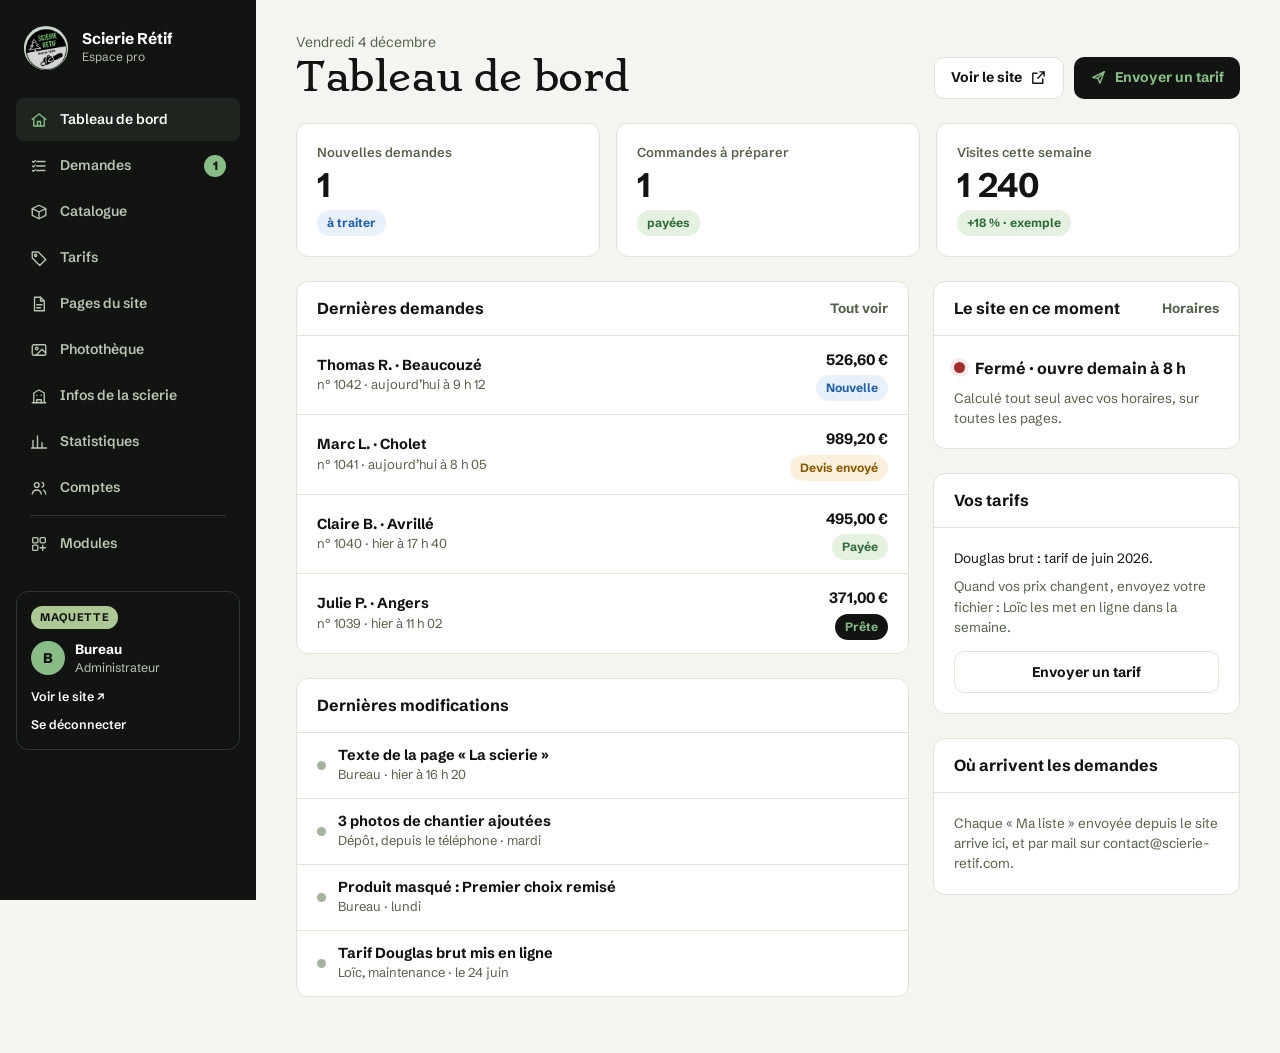
<file: site/espace-pro.html>
<!doctype html>
<html lang="fr">
<head>
<meta charset="utf-8">
<meta name="robots" content="noindex, nofollow">
<meta name="viewport" content="width=device-width, initial-scale=1">
<title>Espace pro · Scierie Rétif (maquette)</title>
<link rel="preconnect" href="https://fonts.googleapis.com">
<link rel="preconnect" href="https://fonts.gstatic.com" crossorigin>
<link href="https://fonts.googleapis.com/css2?family=Schibsted+Grotesk:ital,wght@0,400..900;1,400..900&family=Stoke:wght@300;400&display=swap" rel="stylesheet">
<link rel="stylesheet" href="espace-pro.css">
</head>
<body>
<!-- Maquette de l'espace pro de la Scierie Rétif (14/11/2026). Les demandes, les noms et les chiffres sont des exemples. -->
<div class="ep" id="ep"><noscript><p style="padding:24px">La maquette de l'espace pro a besoin de JavaScript.</p></noscript></div>
<script src="donnees.js"></script>
<script src="espace-pro.js"></script>
</body>
</html>
</file>
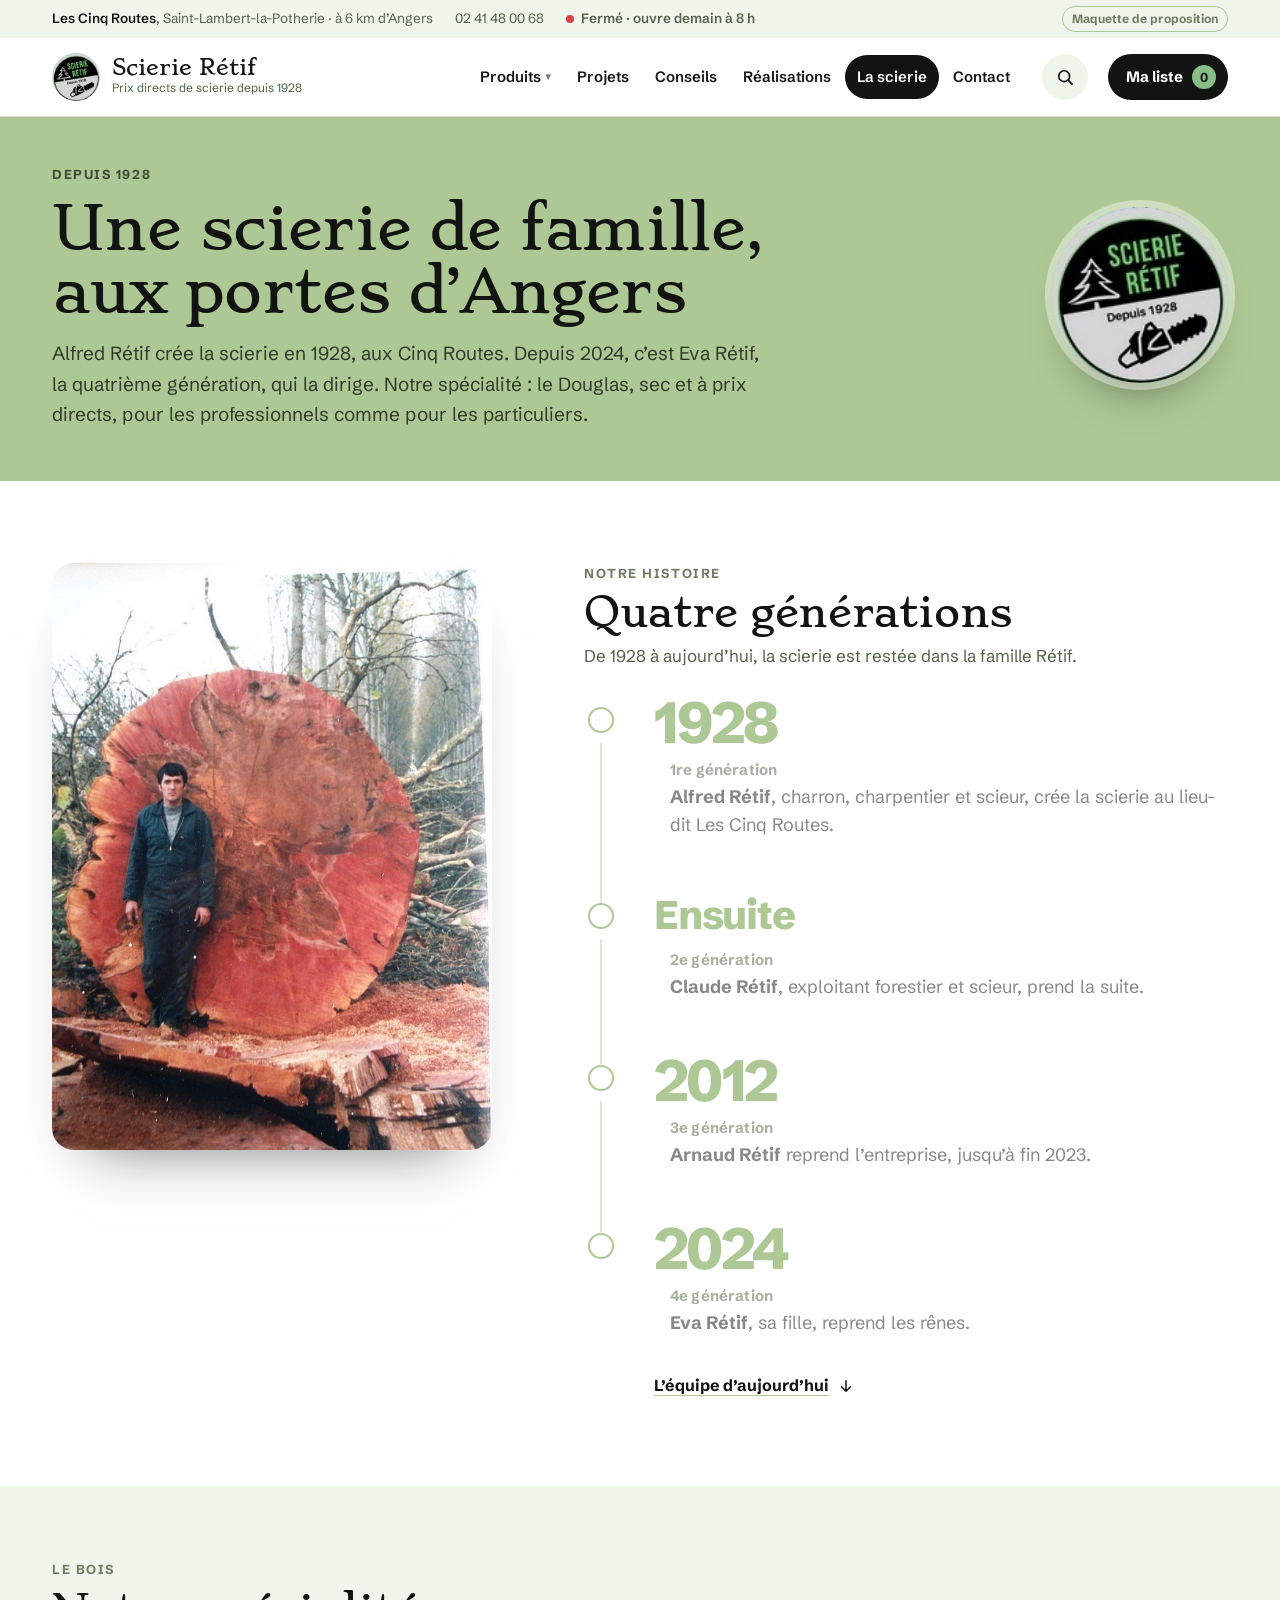
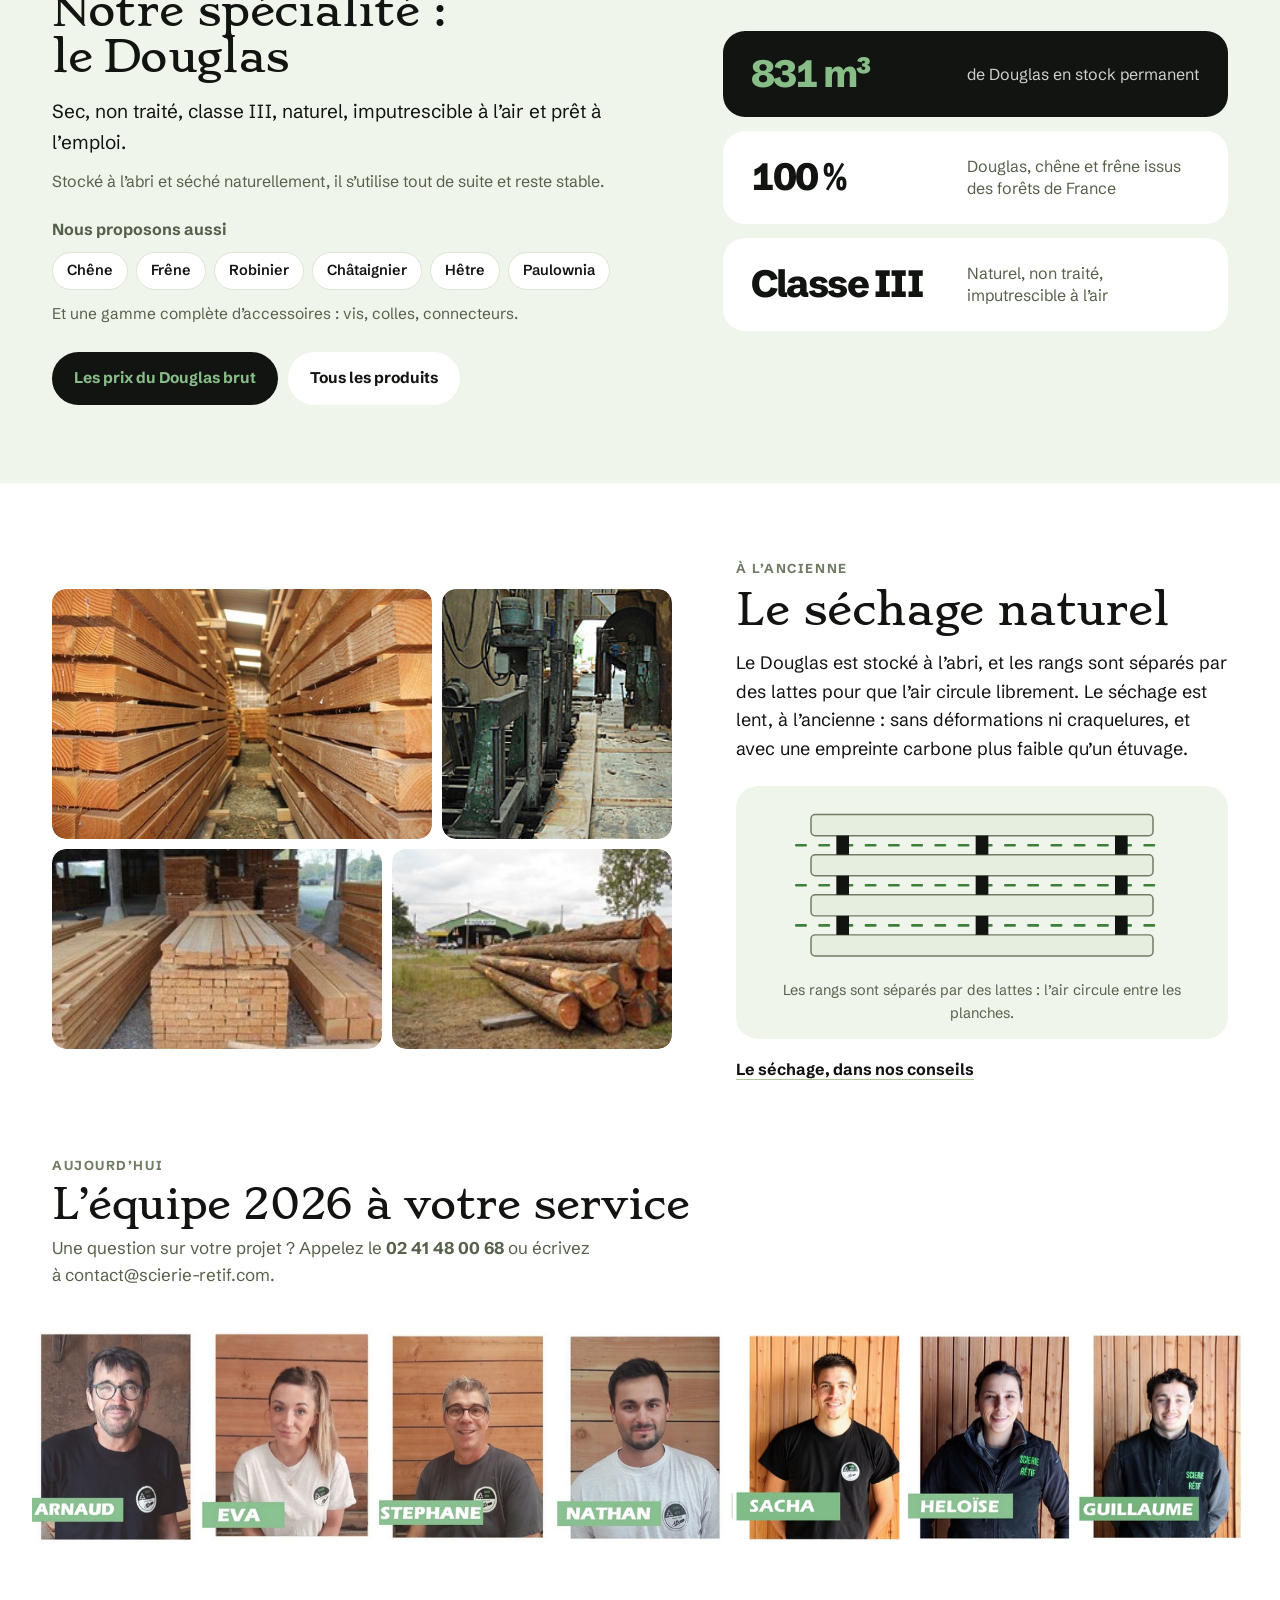
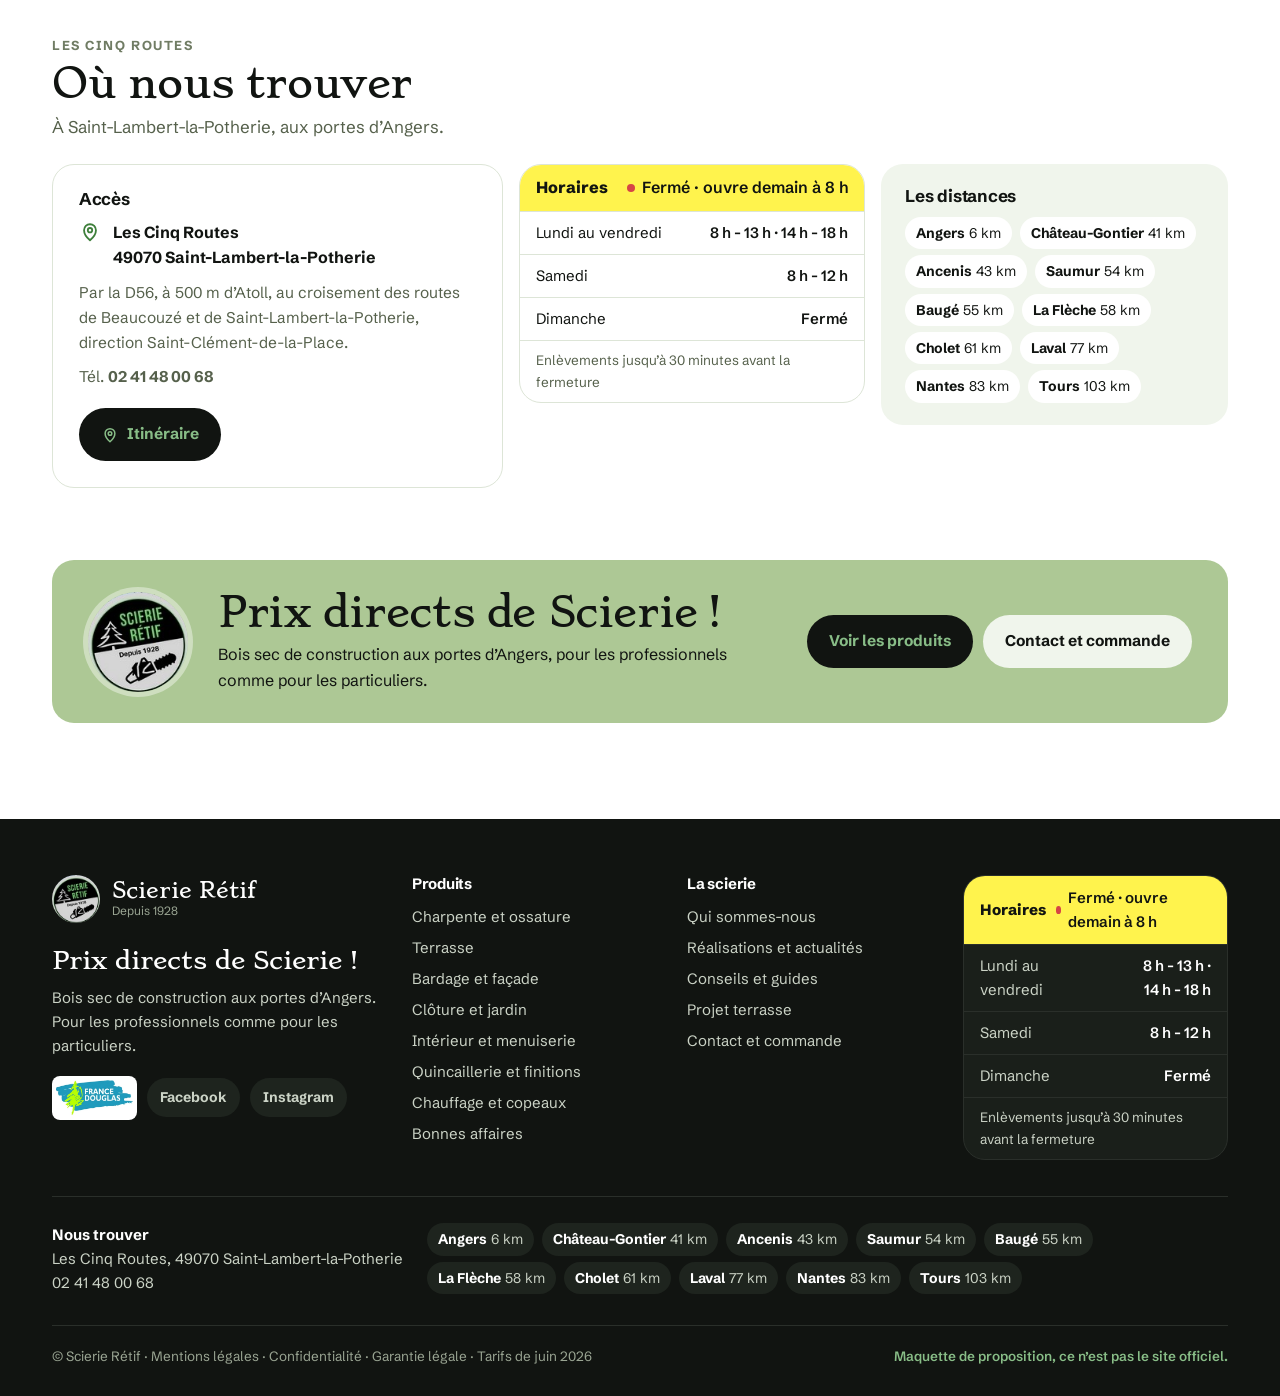
<file: site/la-scierie.html>
<!doctype html>
<html lang="fr">
<head>
<meta charset="utf-8">
<meta name="robots" content="noindex, nofollow">
<meta name="viewport" content="width=device-width, initial-scale=1">
<title>La scierie · Scierie Rétif (maquette)</title>
<meta name="description" content="Maquette de proposition. La Scierie Rétif, scierie familiale depuis 1928 aux Cinq Routes, près d’Angers : quatre générations, le Douglas séché naturellement.">
<link rel="preconnect" href="https://fonts.googleapis.com">
<link rel="preconnect" href="https://fonts.gstatic.com" crossorigin>
<link href="https://fonts.googleapis.com/css2?family=Schibsted+Grotesk:ital,wght@0,400..900;1,400..900&family=Stoke:wght@300;400&display=swap" rel="stylesheet">
<link rel="stylesheet" href="base.css">
<style>
/* Page « La scierie » : styles propres à la page, préfixe « sci- ». */
.sci-tete-sec .r-kicker{display:block; margin-bottom:6px}
.sci-tete-sec p, .sci-tete .r-lead, .sci-etape p{text-wrap:pretty}

/* ---------- En-tête ---------- */
.sci-tete{padding:44px 0 52px}
.sci-tete-in{display:grid; grid-template-columns:minmax(0,1fr) auto; gap:56px; align-items:center}
.sci-tete h1{max-width:820px; text-wrap:balance}
.sci-tete .r-lead{max-width:720px; margin:0}
.sci-tete-logo{display:block; width:176px; height:176px; border-radius:50%; overflow:hidden; box-shadow:0 0 0 7px color-mix(in srgb, var(--blanc) 40%, transparent), 0 26px 44px -24px color-mix(in srgb, var(--noir) 60%, transparent); will-change:transform}
.sci-tete-logo img{width:100%; height:100%; transform:scale(1.1)}
@keyframes sci-monte{from{opacity:0; transform:translateY(24px)}}
@keyframes sci-logo{from{opacity:0; scale:.3; rotate:-150deg}}
.sci-tete .r-kicker{animation:sci-monte .8s var(--ease) .05s backwards}
.sci-tete h1{animation:sci-monte .9s var(--ease) .15s backwards}
.sci-tete .r-lead{animation:sci-monte .9s var(--ease) .3s backwards}
.sci-tete-logo{animation:sci-logo 1.1s var(--ressort) .25s backwards}

/* Apparition en cascade, quand la section devient visible (classe « vu » posée par base.js) */
.sci-cascade > *{opacity:0; transform:translateY(24px); transition:opacity .8s var(--ease), transform .8s var(--ease)}
.vu .sci-cascade > *{opacity:1; transform:none}
.sci-cascade > :nth-child(2){transition-delay:.1s}
.sci-cascade > :nth-child(3){transition-delay:.2s}
.sci-cascade > :nth-child(4){transition-delay:.3s}

/* ---------- Quatre générations : la frise ---------- */
.sci-histoire{display:grid; grid-template-columns:minmax(0,5fr) minmax(0,7fr); gap:72px; align-items:start}
.sci-grume{position:sticky; top:calc(var(--hd) + 28px); margin:0}
.sci-grume img{width:100%; max-width:440px; aspect-ratio:600 / 800; object-fit:cover; border-radius:var(--r); box-shadow:0 34px 56px -38px color-mix(in srgb, var(--noir) 60%, transparent)}
.sci-frise{list-style:none; margin:14px 0 0; padding:0}
.sci-etape{position:relative; padding:0 0 50px 70px}
.sci-etape:last-child{padding-bottom:0}
.sci-etape::before, .sci-etape::after{content:""; position:absolute; left:16px; top:50px; bottom:-14px; width:2px; border-radius:2px}
.sci-etape::before{background:var(--ligne)}
.sci-etape::after{background:var(--noir); transform-origin:top; transform:scaleY(var(--sci-f, 0))}
.sci-etape:last-child::before, .sci-etape:last-child::after{display:none}
.sci-point{position:absolute; left:4px; top:14px; width:26px; height:26px; border-radius:50%; background:var(--blanc); border:2px solid var(--sauge); transition:border-color .4s, background .4s}
.sci-point::after{content:""; position:absolute; inset:5px; border-radius:50%; background:var(--vert); transform:scale(0); transition:transform .55s var(--ressort)}
.sci-etape.on .sci-point{border-color:var(--noir); background:var(--noir)}
.sci-etape.on .sci-point::after{transform:scale(1)}
.sci-annee{display:block; font-size:58px; font-weight:800; letter-spacing:-.045em; line-height:1; color:var(--sauge); transition:color .6s var(--ease)}
.sci-annee--mot{font-size:40px; line-height:1.3; letter-spacing:-.03em}
.sci-etape.on .sci-annee{color:var(--noir)}
.sci-corps{transform:translateX(16px); opacity:.5; transition:opacity .7s var(--ease), transform .7s var(--ease)}
.sci-etape.on .sci-corps{opacity:1; transform:none}
.sci-etape h3{margin:10px 0 4px; font-size:15px; font-weight:700; letter-spacing:.01em; color:var(--of)}
.sci-etape p{margin:0; font-size:18px; line-height:1.55; max-width:560px}
.sci-etape p b{font-weight:700}
.sci-suite{display:inline-flex; align-items:center; gap:8px; margin:36px 0 0 70px}
.sci-suite svg{width:18px; height:18px; fill:none; stroke:currentColor; stroke-width:2; stroke-linecap:round; stroke-linejoin:round; transition:transform .35s var(--ease)}
.sci-suite:hover svg{transform:translateY(3px)}

/* ---------- Notre spécialité : le Douglas ---------- */
.sci-douglas{margin-top:88px; padding:70px 0 78px; background:var(--sc)}
.sci-douglas-grille{display:grid; grid-template-columns:minmax(0,6fr) minmax(0,5fr); gap:64px; align-items:center}
.sci-douglas h2, .sci-sechage-txt h2{font-size:42px; margin:6px 0 16px}
.sci-douglas .r-lead{color:var(--noir); margin-bottom:12px}
.sci-douglas-txt > p{color:var(--of); max-width:600px}
.sci-autres-titre{margin:22px 0 10px; font-weight:700}
.sci-autres{display:flex; flex-wrap:wrap; gap:8px; margin:0; padding:0; list-style:none}
.sci-autres li{background:var(--blanc); border:1px solid var(--ligne); padding:6px 14px; border-radius:999px; font-size:14.5px; font-weight:600}
.sci-accessoires{margin:12px 0 0; color:var(--of); font-size:15.5px}
.sci-boutons{display:flex; flex-wrap:wrap; gap:10px; margin-top:26px}
.sci-chiffres{display:grid; gap:14px}
.sci-chiffre{display:grid; grid-template-columns:196px minmax(0,1fr); gap:20px; align-items:center; background:var(--blanc); border-radius:var(--r); padding:24px 28px}
.sci-chiffre > b{font-size:38px; font-weight:800; letter-spacing:-.04em; line-height:1; white-space:nowrap; font-variant-numeric:tabular-nums}
.sci-chiffre > span{color:var(--of); font-size:16px; line-height:1.4}
.sci-chiffre--noir{background:var(--noir)}
.sci-chiffre--noir > b{color:var(--vert)}
.sci-chiffre--noir > span{color:color-mix(in srgb, var(--blanc) 80%, transparent)}

/* ---------- Le séchage naturel ---------- */
.sci-sechage{display:grid; grid-template-columns:minmax(0,620px) minmax(0,1fr); grid-template-areas:"mos txt"; gap:64px; align-items:center}
.sci-sechage-txt{grid-area:txt}
.sci-sechage-txt .r-lead{font-size:18px; color:var(--noir)}
.sci-mosaique{grid-area:mos; display:grid; grid-template-columns:330fr 40fr 230fr; grid-template-rows:250fr 200fr; gap:10px; width:100%; max-width:620px; aspect-ratio:620 / 460}
.sci-mosaique figure{position:relative; margin:0; border-radius:var(--r-s); overflow:hidden; background:var(--sc2); clip-path:inset(0 0 100% 0 round var(--r-s)); transition:clip-path 1s var(--ease)}
.vu .sci-mosaique figure{clip-path:inset(0 0 0 0 round var(--r-s))}
.sci-mosaique figure:nth-child(2){transition-delay:.12s}
.sci-mosaique figure:nth-child(3){transition-delay:.24s}
.sci-mosaique figure:nth-child(4){transition-delay:.36s}
.sci-mosaique img{width:100%; height:100%; object-fit:cover; transition:transform 1s var(--ease)}
.sci-mosaique figure:hover img{transform:scale(1.04)}
.sci-m1{grid-column:1 / 3; grid-row:1}
.sci-m2{grid-column:3; grid-row:1}
.sci-m3{grid-column:1; grid-row:2}
.sci-m4{grid-column:2 / 4; grid-row:2}
.sci-schema{margin:22px 0 18px; padding:18px 18px 14px; background:var(--sc); border-radius:var(--r)}
.sci-schema svg{display:block; width:100%; max-width:380px; height:auto; margin:0 auto}
.sci-schema figcaption{margin-top:10px; font-size:14.5px; color:var(--of); text-align:center}
.sci-planches rect{fill:var(--sc2); stroke:var(--olive); stroke-width:1.4}
.sci-lattes rect{fill:var(--noir)}
.sci-air path{fill:none; stroke:var(--ok); stroke-width:2.4; stroke-linecap:round; stroke-dasharray:9 13; animation:sci-air 1.6s linear infinite}
.sci-air path:nth-child(2){animation-duration:1.9s}
.sci-air path:nth-child(3){animation-duration:1.75s}
@keyframes sci-air{to{stroke-dashoffset:-44}}

/* ---------- L'équipe 2026 ---------- */
.sci-equipe-bande{max-width:1800px; margin:0 auto; padding:0 32px}
.sci-equipe-defile img{width:100%; height:auto; clip-path:inset(0 50% 0 50%); transition:clip-path 1.6s var(--ease)}
.vu .sci-equipe-defile img{clip-path:inset(0 0 0 0)}
.sci-equipe-defile:focus-visible{outline:3px solid var(--noir); outline-offset:3px}
.sci-equipe-aide{display:none}

/* ---------- Où nous trouver ---------- */
.sci-trouver{display:grid; grid-template-columns:minmax(0,1.3fr) minmax(0,1fr) minmax(0,1fr); gap:16px; align-items:start}
.sci-acces{border:1px solid var(--ligne); border-radius:var(--r); padding:24px 26px 26px; background:var(--blanc)}
.sci-acces h3, .sci-distances h3{font-size:17px; margin-bottom:10px}
.sci-acces-ad{display:grid; grid-template-columns:24px minmax(0,1fr); gap:10px; margin:0 0 10px; font-weight:700}
.sci-acces-ad svg{width:22px; height:22px; margin-top:1px; fill:none; stroke:var(--ok); stroke-width:2; stroke-linecap:round; stroke-linejoin:round}
.sci-acces p{margin:0 0 10px}
.sci-acces-txt{color:var(--of); font-size:15.5px}
.sci-btn-ico svg{width:18px; height:18px; fill:none; stroke:currentColor; stroke-width:2; stroke-linecap:round; stroke-linejoin:round}
.sci-distances .r-distances li{background:var(--blanc)}
.sci-acces .js-sci-adresse span, .js-sci-mail, .js-sci-tel{white-space:nowrap}
.sci-acces .r-btn{margin-top:8px}

/* ---------- Appel à l'action ---------- */
.sci-appel{display:grid; grid-template-columns:auto minmax(0,1fr) auto; gap:30px; align-items:center; background:var(--sauge); border-radius:var(--r); padding:30px 36px}
.sci-appel-logo{display:block; width:100px; height:100px; border-radius:50%; overflow:hidden; box-shadow:0 0 0 5px color-mix(in srgb, var(--blanc) 40%, transparent); will-change:transform}
.sci-appel-logo img{width:100%; height:100%; transform:scale(1.1)}
.sci-appel h2{font-size:40px}
.sci-appel p{margin:8px 0 0; color:var(--noir); max-width:560px}
.sci-appel-btns{display:flex; flex-wrap:wrap; gap:10px; justify-content:flex-end}

/* ---------- Écrans moyens ---------- */
@media (max-width:980px){
  .sci-histoire{grid-template-columns:minmax(0,1fr); gap:36px}
  .sci-grume{position:static; order:2}
  .sci-grume img{max-width:360px}
  .sci-douglas-grille{grid-template-columns:minmax(0,1fr); gap:36px}
  .sci-sechage{grid-template-columns:minmax(0,1fr); grid-template-areas:"txt" "mos"; gap:30px}
  .sci-trouver{grid-template-columns:repeat(2, minmax(0,1fr))}
  .sci-acces{grid-column:1 / -1}
  .sci-appel{grid-template-columns:auto minmax(0,1fr)}
  .sci-appel-btns{grid-column:1 / -1; justify-content:flex-start}
}
/* ---------- Téléphone ---------- */
@media (max-width:760px){
  .sci-tete{padding:28px 0 34px}
  .sci-tete-in{grid-template-columns:minmax(0,1fr); gap:0}
  .sci-tete-logo{display:none}
  .sci-tete .r-lead{font-size:17px}
  .sci-etape{padding:0 0 40px 54px}
  .sci-etape::before, .sci-etape::after{left:12px; top:40px; bottom:-10px}
  .sci-point{left:1px; top:10px; width:24px; height:24px}
  .sci-annee{font-size:44px}
  .sci-annee--mot{font-size:32px}
  .sci-etape p{font-size:16.5px}
  .sci-suite{margin-left:54px; margin-top:28px}
  .sci-grume img{max-width:100%}
  .sci-douglas{margin-top:60px; padding:50px 0 56px}
  .sci-douglas h2, .sci-sechage-txt h2{font-size:31px}
  .sci-chiffre{grid-template-columns:minmax(0,1fr); gap:6px; padding:20px 22px}
  .sci-chiffre > b{font-size:34px}
  .sci-sechage-txt .r-lead{font-size:16.5px}
  .sci-schema{padding:14px 12px 12px}
  .sci-equipe-bande{padding:0}
  .sci-equipe-defile{overflow-x:auto; overscroll-behavior-x:contain; scrollbar-width:none; padding:0 16px}
  .sci-equipe-defile::-webkit-scrollbar{display:none}
  .sci-equipe-defile img{width:auto; max-width:none; height:240px}
  .sci-equipe-aide{display:flex; align-items:center; gap:8px; margin:10px 16px 0; font-size:14px; color:var(--of)}
  .sci-equipe-aide svg{width:18px; height:18px; fill:none; stroke:currentColor; stroke-width:2; stroke-linecap:round; stroke-linejoin:round; animation:sci-glisse 1.8s var(--ease) infinite}
  @keyframes sci-glisse{0%, 100%{transform:none} 50%{transform:translateX(6px)}}
  .sci-trouver{grid-template-columns:minmax(0,1fr)}
  .sci-acces{padding:20px 20px 22px}
  .sci-appel{grid-template-columns:minmax(0,1fr); text-align:center; justify-items:center; padding:28px 20px; gap:16px}
  .sci-appel h2{font-size:31px}
  .sci-appel-logo{width:84px; height:84px}
  .sci-appel-btns{display:grid; grid-template-columns:minmax(0,1fr); width:100%; max-width:320px}
}
/* Réduire les animations : tout est affiché tout de suite, sans mouvement */
@media (prefers-reduced-motion: reduce){
  [class*="sci-"], [class*="sci-"] *, .sci-tete *{animation:none !important; transition-delay:0s !important}
  .sci-cascade > *, .sci-corps, .sci-mosaique figure, .sci-equipe-defile img{opacity:1 !important; transform:none !important; clip-path:none !important}
}
</style>
</head>
<body data-page="scierie">
<header data-entete></header>
<main>

  <!-- En-tête de page -->
  <section class="r-tete-page r-tete-page--bandeau sci-tete" aria-labelledby="sci-titre">
    <div class="r-wrap sci-tete-in">
      <div>
        <span class="r-kicker">Depuis 1928</span>
        <h1 id="sci-titre">Une scierie de famille, aux portes d’Angers</h1>
        <p class="r-lead">Alfred Rétif crée la scierie en 1928, aux Cinq Routes. Depuis 2024, c’est Eva Rétif, la quatrième génération, qui la dirige. Notre spécialité : le Douglas, sec et à prix directs, pour les professionnels comme pour les particuliers.</p>
      </div>
      <span class="sci-tete-logo js-sci-logo"><img src="img/logo-rond.png" alt=""></span>
    </div>
  </section>

  <div class="r-wrap">
    <!-- Quatre générations -->
    <section class="r-section r-reveal sci-histoire" aria-labelledby="sci-gen-titre">
      <figure class="sci-grume"><img src="img/grume-historique.jpg" alt="Un homme debout devant une très grosse grume"></figure>
      <div>
        <div class="r-tete sci-tete-sec"><div><span class="r-kicker">Notre histoire</span><h2 id="sci-gen-titre">Quatre générations</h2><p>De 1928 à aujourd’hui, la scierie est restée dans la famille Rétif.</p></div></div>
        <ol class="sci-frise js-sci-frise"></ol>
        <a class="r-lien sci-suite" href="#sci-equipe">L’équipe d’aujourd’hui<svg viewBox="0 0 24 24" aria-hidden="true"><path d="M12 5v14M6 13l6 6 6-6"/></svg></a>
      </div>
    </section>
  </div>

  <!-- Notre spécialité : le Douglas -->
  <section class="sci-douglas r-reveal" aria-labelledby="sci-douglas-titre">
    <div class="r-wrap sci-douglas-grille">
      <div class="sci-douglas-txt">
        <span class="r-kicker">Le bois</span>
        <h2 id="sci-douglas-titre">Notre spécialité : le&nbsp;Douglas</h2>
        <p class="r-lead" data-sci-info="douglas">Sec, non traité, classe III, naturel, imputrescible à l’air et prêt à l’emploi.</p>
        <p>Stocké à l’abri et séché naturellement, il s’utilise tout de suite et reste stable.</p>
        <p class="sci-autres-titre">Nous proposons aussi</p>
        <ul class="sci-autres" aria-label="Autres bois">
          <li>Chêne</li><li>Frêne</li><li>Robinier</li><li>Châtaignier</li><li>Hêtre</li><li>Paulownia</li>
        </ul>
        <p class="sci-accessoires">Et une gamme complète d’accessoires : vis, colles, connecteurs.</p>
        <div class="sci-boutons"><a class="r-btn r-btn--noir" href="douglas-brut.html">Les prix du Douglas brut</a><a class="r-btn r-btn--blanc" href="produits.html">Tous les produits</a></div>
      </div>
      <div class="sci-chiffres sci-cascade">
        <div class="sci-chiffre sci-chiffre--noir"><b><span class="js-sci-compte" data-to="1000">1&nbsp;000</span>&nbsp;m³</b><span class="js-sci-stock">de Douglas en stock permanent</span></div>
        <div class="sci-chiffre"><b>100&nbsp;%</b><span>Douglas, chêne et frêne issus des forêts de France</span></div>
        <div class="sci-chiffre"><b>Classe III</b><span>Naturel, non traité, imputrescible à l’air</span></div>
      </div>
    </div>
  </section>

  <div class="r-wrap">
    <!-- Le séchage naturel -->
    <section class="r-section r-reveal sci-sechage" aria-labelledby="sci-sechage-titre">
      <div class="sci-sechage-txt">
        <span class="r-kicker">À l’ancienne</span>
        <h2 id="sci-sechage-titre">Le séchage naturel</h2>
        <p class="r-lead" data-sci-info="sechage">Le Douglas est stocké à l’abri, et les rangs sont séparés par des lattes pour que l’air circule librement.</p>
        <figure class="sci-schema">
          <svg viewBox="0 0 360 156" role="img" aria-labelledby="sci-schema-t"><title id="sci-schema-t">Schéma : des rangs de planches séparés par des lattes, l’air passe entre les rangs</title>
            <g class="sci-air"><path d="M4 39H356"/><path d="M4 77H356"/><path d="M4 115H356"/></g>
            <g class="sci-planches"><rect x="18" y="10" width="324" height="20" rx="4"/><rect x="18" y="48" width="324" height="20" rx="4"/><rect x="18" y="86" width="324" height="20" rx="4"/><rect x="18" y="124" width="324" height="20" rx="4"/></g>
            <g class="sci-lattes"><rect x="42" y="30" width="12" height="18"/><rect x="174" y="30" width="12" height="18"/><rect x="306" y="30" width="12" height="18"/><rect x="42" y="68" width="12" height="18"/><rect x="174" y="68" width="12" height="18"/><rect x="306" y="68" width="12" height="18"/><rect x="42" y="106" width="12" height="18"/><rect x="174" y="106" width="12" height="18"/><rect x="306" y="106" width="12" height="18"/></g>
          </svg>
          <figcaption>Les rangs sont séparés par des lattes : l’air circule entre les planches.</figcaption>
        </figure>
        <a class="r-lien" href="conseils.html#sechage">Le séchage, dans nos conseils</a>
      </div>
      <div class="sci-mosaique">
        <figure class="sci-m1"><img src="img/stock-planches.jpg" alt="Piles de Douglas sous le hangar, les rangs séparés par des lattes"></figure>
        <figure class="sci-m2"><img src="img/scie.jpg" alt="Une machine de la scierie"></figure>
        <figure class="sci-m3"><img src="img/depot-piles.jpg" alt="Piles de bois à l’abri, sous le hangar du dépôt"></figure>
        <figure class="sci-m4"><img src="img/grumes-cour.jpg" alt="Des grumes devant un hangar"></figure>
      </div>
    </section>
  </div>

  <!-- L'équipe 2026 -->
  <section class="r-section r-reveal" id="sci-equipe" aria-labelledby="sci-equipe-titre">
    <div class="r-wrap"><div class="r-tete sci-tete-sec"><div><span class="r-kicker">Aujourd’hui</span><h2 id="sci-equipe-titre">L’équipe 2026 à votre service</h2><p>Une question sur votre projet&nbsp;? Appelez le <b class="js-sci-tel">02 41 48 00 68</b> ou écrivez à <span class="js-sci-mail">contact@scierie-retif.com</span>.</p></div></div></div>
    <div class="sci-equipe-bande">
      <div class="sci-equipe-defile" tabindex="0" aria-label="Photo de l’équipe 2026, à faire défiler sur téléphone">
        <img src="img/equipe-2026.jpg" alt="L’équipe 2026 de la Scierie Rétif, en sept portraits">
      </div>
      <p class="sci-equipe-aide" aria-hidden="true">Faites glisser pour voir toute l’équipe<svg viewBox="0 0 24 24"><path d="M5 12h14M13 6l6 6-6 6"/></svg></p>
    </div>
  </section>

  <div class="r-wrap">
    <!-- Où nous trouver -->
    <section class="r-section r-reveal" aria-labelledby="sci-trouver-titre">
      <div class="r-tete sci-tete-sec"><div><span class="r-kicker">Les Cinq Routes</span><h2 id="sci-trouver-titre">Où nous trouver</h2><p>À Saint-Lambert-la-Potherie, aux portes d’Angers.</p></div></div>
      <div class="sci-trouver sci-cascade">
        <div class="sci-acces">
          <h3>Accès</h3>
          <p class="sci-acces-ad"><svg viewBox="0 0 24 24" aria-hidden="true"><path d="M12 21s-6.5-5.6-6.5-11a6.5 6.5 0 0 1 13 0c0 5.4-6.5 11-6.5 11z"/><circle cx="12" cy="10" r="2.4"/></svg><span class="js-sci-adresse">Les Cinq Routes, 49070 Saint-Lambert-la-Potherie</span></p>
          <p class="sci-acces-txt" data-sci-info="acces">Par la D56, à 500 m d’Atoll, au croisement des routes de Beaucouzé et de Saint-Lambert-la-Potherie.</p>
          <p class="sci-acces-txt">Tél. <b class="js-sci-tel">02 41 48 00 68</b></p>
          <button class="r-btn r-btn--noir sci-btn-ico" type="button" data-toast="Itinéraire dans Maps (désactivé dans la maquette)"><svg viewBox="0 0 24 24" aria-hidden="true"><path d="M12 21s-6.5-5.6-6.5-11a6.5 6.5 0 0 1 13 0c0 5.4-6.5 11-6.5 11z"/><circle cx="12" cy="10" r="2.4"/></svg>Itinéraire</button>
        </div>
        <div class="r-horaires"><div class="r-horaires-titre"><span>Horaires</span><span class="r-statut js-statut"><i></i><span class="js-statut-txt"></span></span></div><table><tbody class="js-sci-horaires"></tbody></table><small class="js-sci-retraits">Enlèvements jusqu’à 30 minutes avant la fermeture</small></div>
        <div class="r-encadre sci-distances"><h3>Les distances</h3><ul class="r-distances js-sci-distances"></ul></div>
      </div>
    </section>

    <!-- Appel à l'action -->
    <section class="r-section r-reveal" aria-labelledby="sci-appel-titre">
      <div class="sci-appel">
        <span class="sci-appel-logo js-sci-logo"><img src="img/logo-rond.png" alt=""></span>
        <div><h2 id="sci-appel-titre">Prix directs de Scierie&nbsp;!</h2><p>Bois sec de construction aux portes d’Angers, pour les professionnels comme pour les particuliers.</p></div>
        <div class="sci-appel-btns"><a class="r-btn r-btn--noir" href="produits.html">Voir les produits</a><a class="r-btn r-btn--sauge" href="contact.html">Contact et commande</a></div>
      </div>
    </section>
  </div>
</main>
<footer data-pied></footer>
<script src="donnees.js"></script>
<script src="base.js"></script>
<script>
(function(){
  'use strict';
  var S = window.RetifSite, I = S.infos;
  var $ = function(s, r){ return (r || document).querySelector(s); };
  var $$ = function(s, r){ return Array.prototype.slice.call((r || document).querySelectorAll(s)); };
  var nombre = function(n){ return String(n).replace(/\B(?=(\d{3})+(?!\d))/g, ' '); };

  /* Une fois arrivé, le logo de l'en-tête perd son animation d'entrée (même précaution que sur l'accueil :
     Chrome peut laisser un élément animé figé sur sa première image). L'état final est identique. */
  $$('.sci-tete-logo').forEach(function(l){ l.addEventListener('animationend', function(){ l.style.animation = 'none'; }); });

  /* Textes tirés des données (INFOS) */
  $$('[data-sci-info]').forEach(function(e){ var v = I[e.getAttribute('data-sci-info')]; if (v) e.textContent = v + (/[.!?]$/.test(v) ? '' : '.'); });
  $$('.js-sci-tel').forEach(function(e){ e.textContent = I.tel; });
  $('.js-sci-mail').textContent = I.email;
  $('.js-sci-adresse').innerHTML = I.adresse.split(', ').map(function(l){ return '<span>' + l + '</span>'; }).join('<br>');
  $('.js-sci-retraits').textContent = I.retraits;
  $('.js-sci-stock').textContent = I.stock.replace(/^[\d\s  ]+m³\s*/, '');
  $('.js-sci-horaires').innerHTML = I.horaires.map(function(r){ return '<tr><td>' + r[0] + '</td><td>' + r[1] + '</td></tr>'; }).join('');
  $('.js-sci-distances').innerHTML = I.distances.map(function(d){ return '<li><b>' + d[0] + '</b> ' + d[1] + ' km</li>'; }).join('');

  /* La frise des quatre générations, tirée d'INFOS.historique */
  var RANGS = ['1re', '2e', '3e', '4e'];
  var frise = $('.js-sci-frise');
  frise.innerHTML = I.historique.map(function(h, i){
    var t = h[1], m = t.match(/^\S+ Rétif/), nom = m ? m[0] : '', suite = t.slice(nom.length);
    return '<li class="sci-etape"><span class="sci-point" aria-hidden="true"></span>' +
      '<span class="sci-annee' + (/^\d/.test(h[0]) ? '' : ' sci-annee--mot') + '">' + h[0] + '</span>' +
      '<div class="sci-corps"><h3>' + (RANGS[i] || (i + 1) + 'e') + ' génération</h3><p>' + (nom ? '<b>' + nom + '</b>' : '') + suite + '</p></div></li>';
  }).join('');
  var etapes = $$('.sci-etape', frise);
  function majFrise(){
    var ligne = innerHeight * 0.62;
    etapes.forEach(function(e, i){
      var haut = e.getBoundingClientRect().top + 27;
      e.classList.toggle('on', haut < ligne);
      var suiv = etapes[i + 1];
      if (suiv){
        var bas = suiv.getBoundingClientRect().top + 27;
        e.style.setProperty('--sci-f', Math.max(0, Math.min(1, (ligne - haut) / (bas - haut))).toFixed(3));
      }
    });
  }
  var logos = $$('.js-sci-logo');
  if (S.reduit){
    etapes.forEach(function(e){ e.classList.add('on'); e.style.setProperty('--sci-f', '1'); });
  } else {
    var attente = false;
    var auDefilement = function(){
      if (attente) return;
      attente = true;
      requestAnimationFrame(function(){
        attente = false;
        majFrise();
        var a = (window.scrollY * 0.3).toFixed(1);
        logos.forEach(function(l){ l.style.transform = 'rotate(' + a + 'deg)'; });
      });
    };
    window.addEventListener('scroll', auDefilement, {passive:true});
    window.addEventListener('resize', auDefilement);
    window.addEventListener('load', majFrise);
    document.addEventListener('DOMContentLoaded', majFrise);
    majFrise();
  }

  /* Compteur : 1 000 m³, quand il devient visible */
  var compteurs = $$('.js-sci-compte');
  var stock = parseInt(I.stock.replace(/[^\d]/g, ''), 10);
  compteurs.forEach(function(e){ if (stock) e.setAttribute('data-to', stock); e.textContent = nombre(+e.getAttribute('data-to')); });
  function compter(el){
    var fin = +el.getAttribute('data-to'), t0 = null, duree = 1500;
    (function pas(t){
      if (t0 === null) t0 = t;
      var p = Math.min(1, (t - t0) / duree), e = 1 - Math.pow(1 - p, 3);
      el.textContent = nombre(Math.round(fin * e));
      if (p < 1) requestAnimationFrame(pas);
    })(performance.now());
  }
  if (!S.reduit && 'IntersectionObserver' in window){
    compteurs.forEach(function(e){ e.textContent = '0'; });
    var io = new IntersectionObserver(function(es){
      es.forEach(function(en){ if (en.isIntersecting){ io.unobserve(en.target); var el = en.target; setTimeout(function(){ compter(el); }, 250); } });
    }, {threshold:.35});
    compteurs.forEach(function(e){ io.observe(e); });
  }
})();
</script>
</body>
</html>
</file>
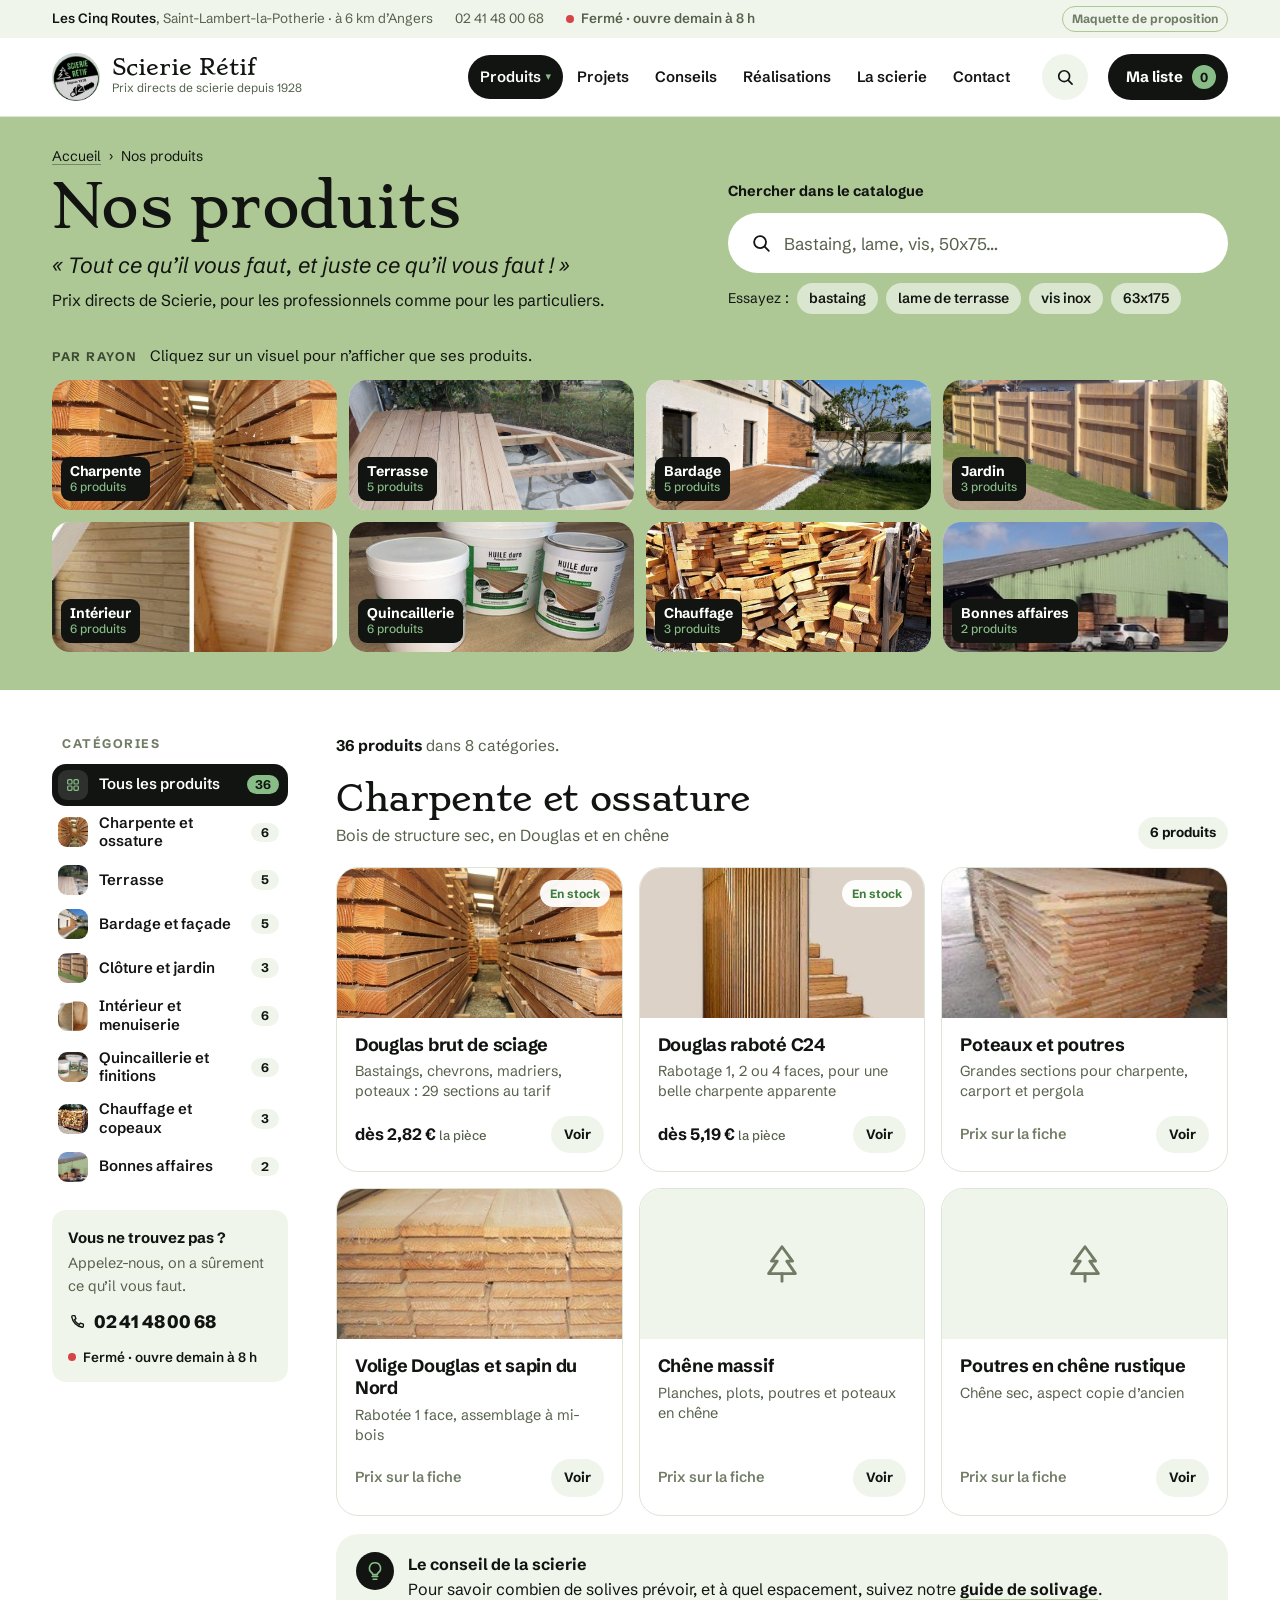
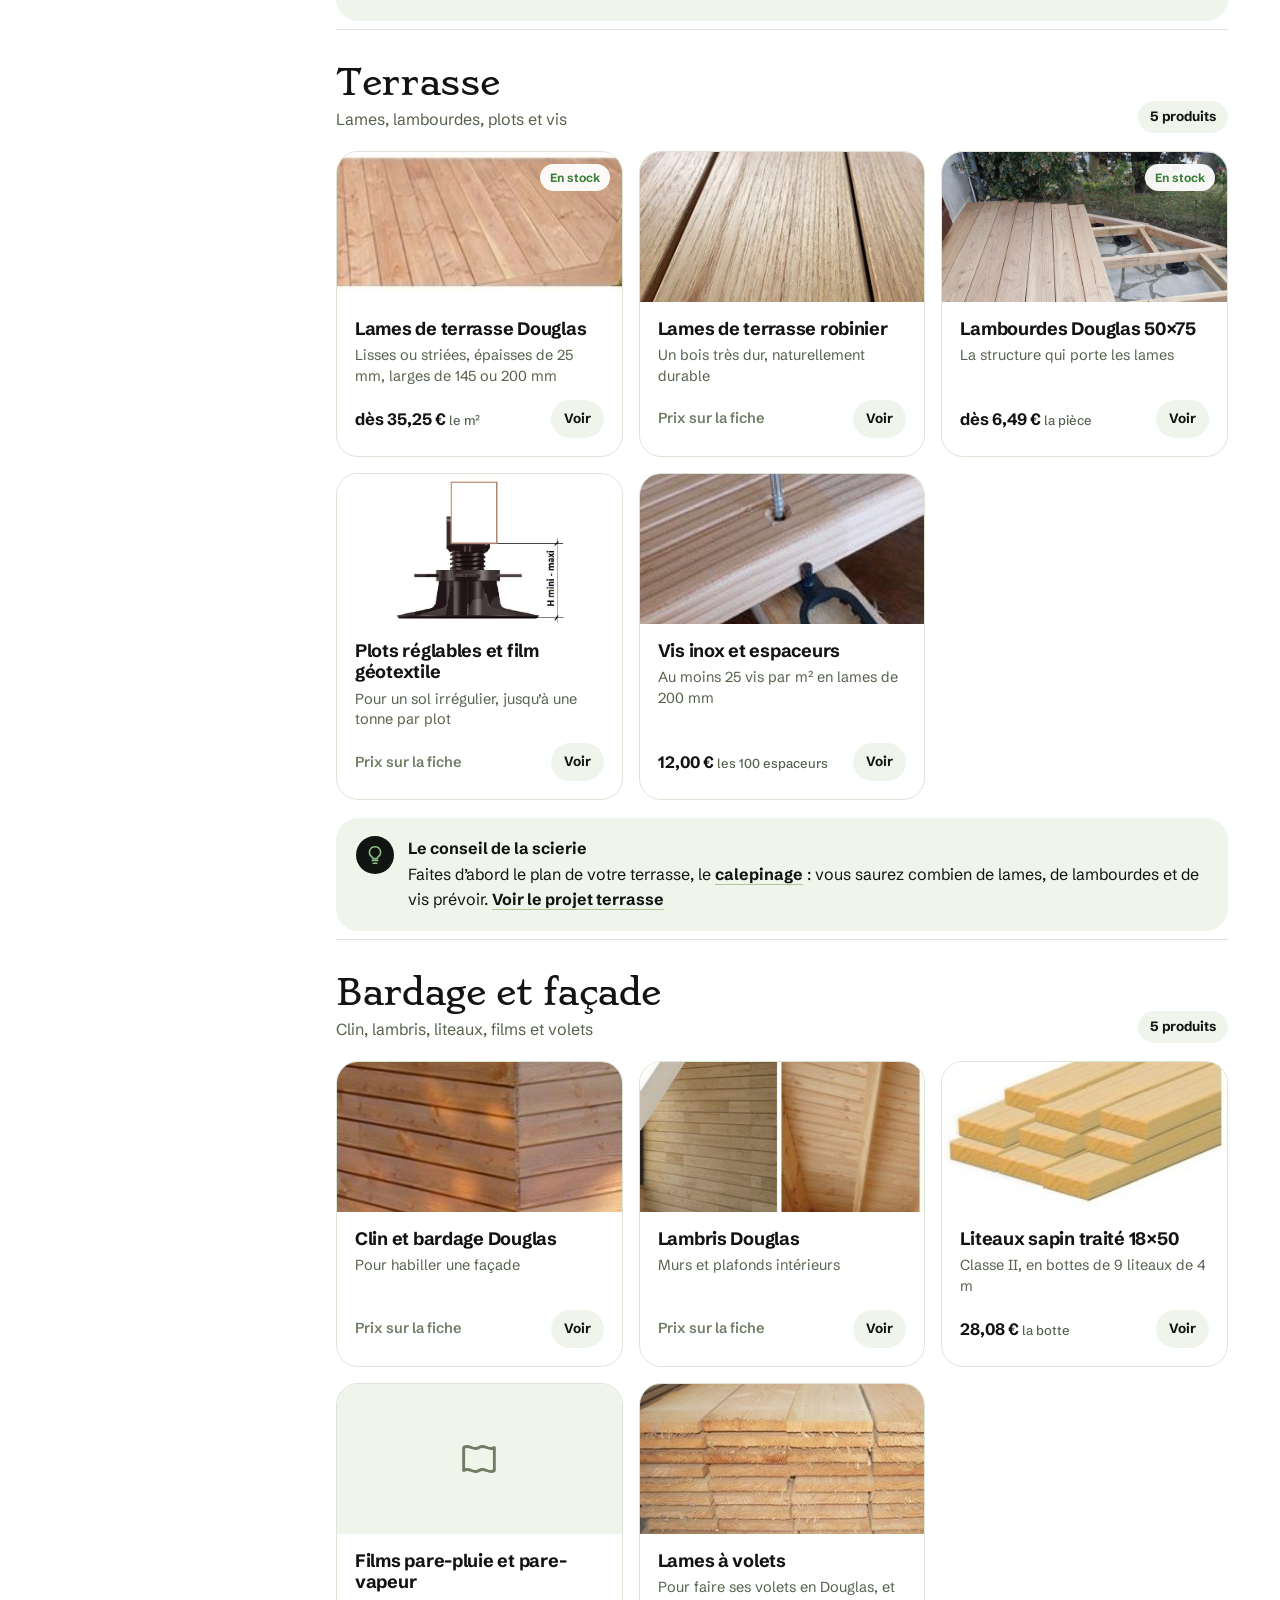
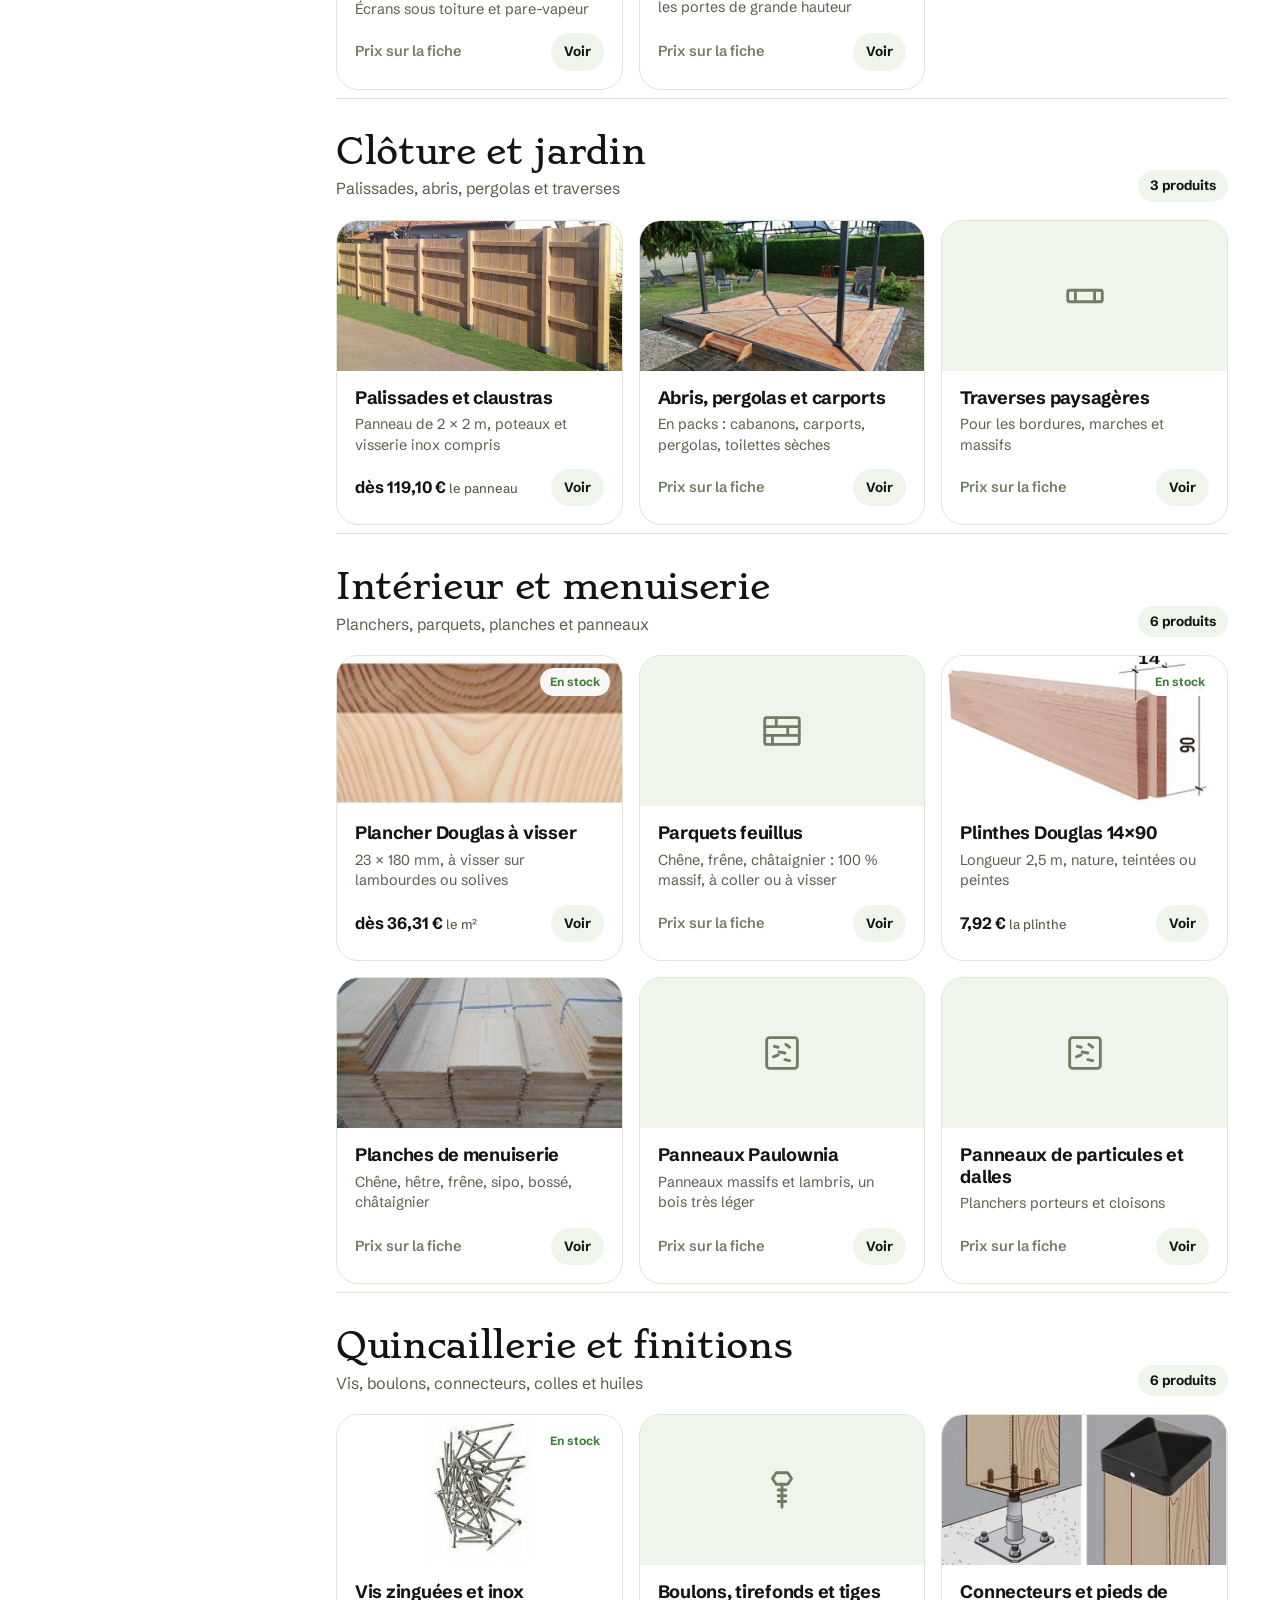
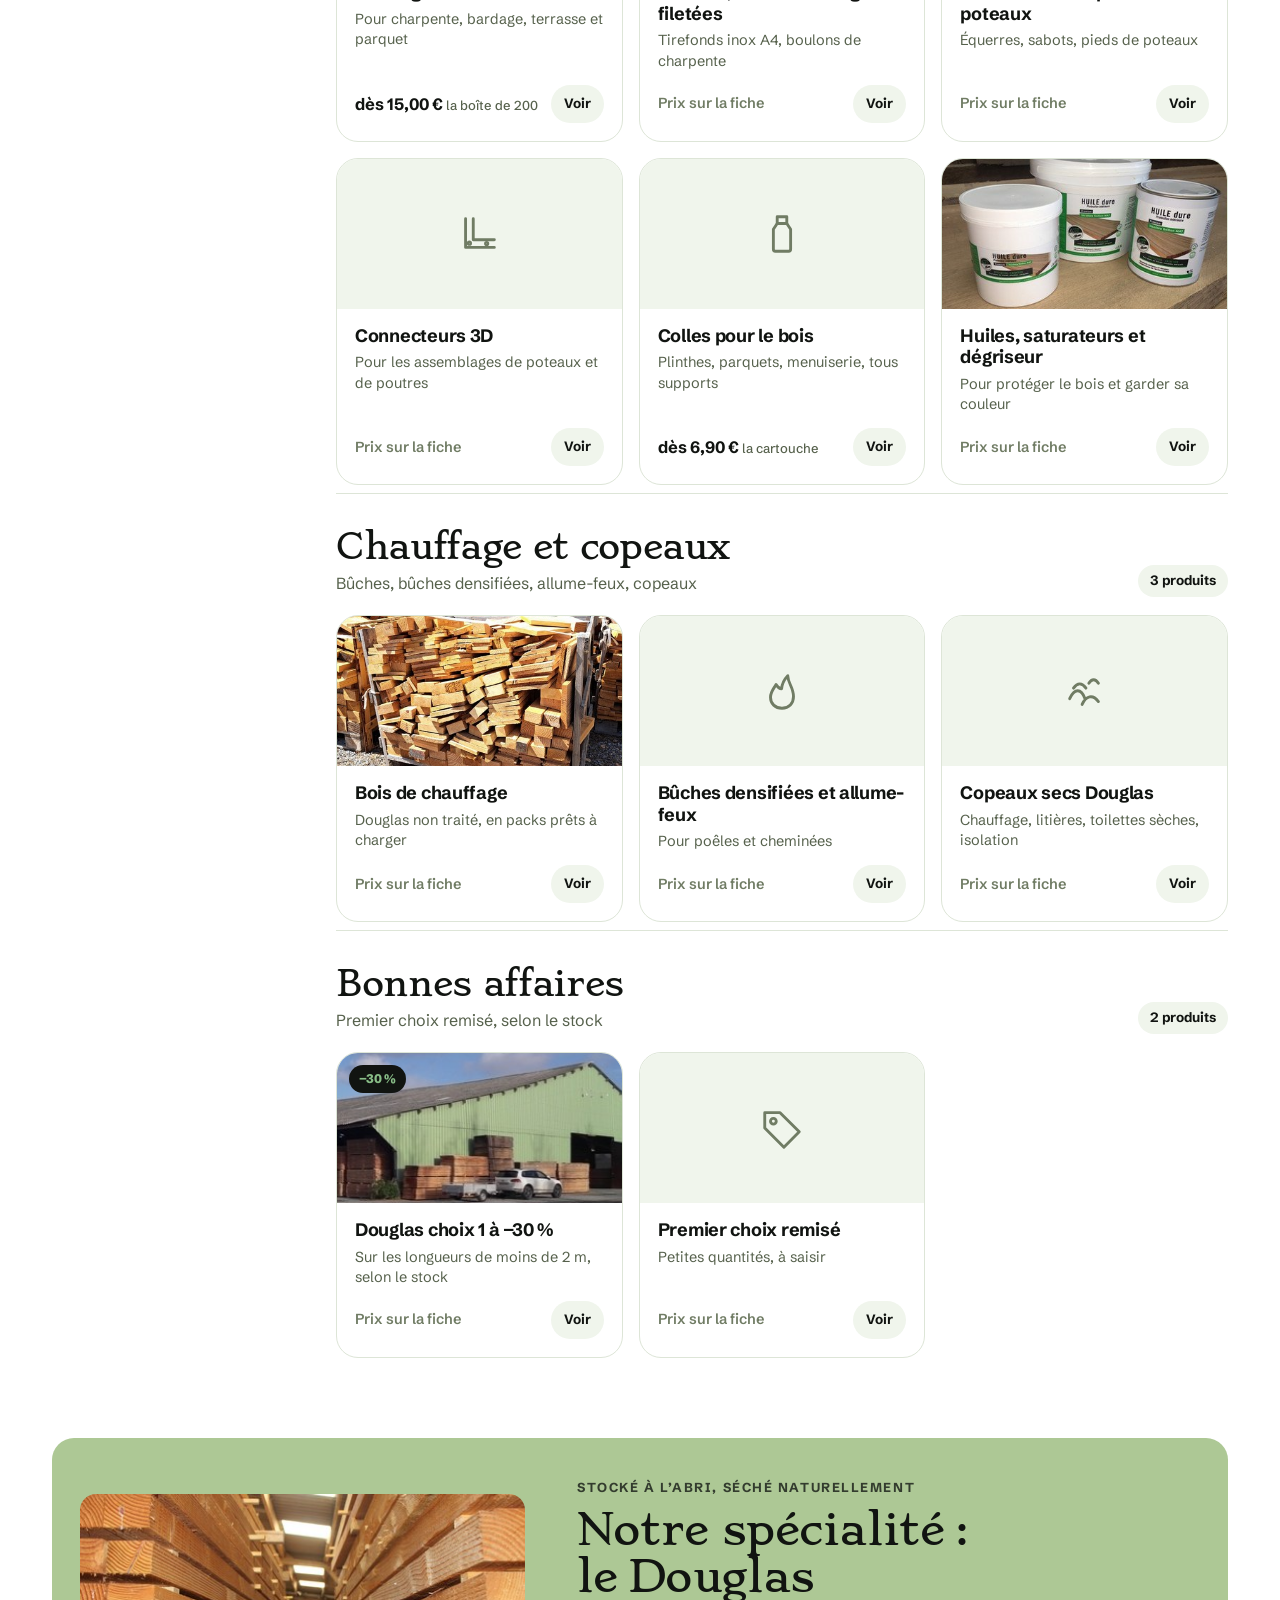
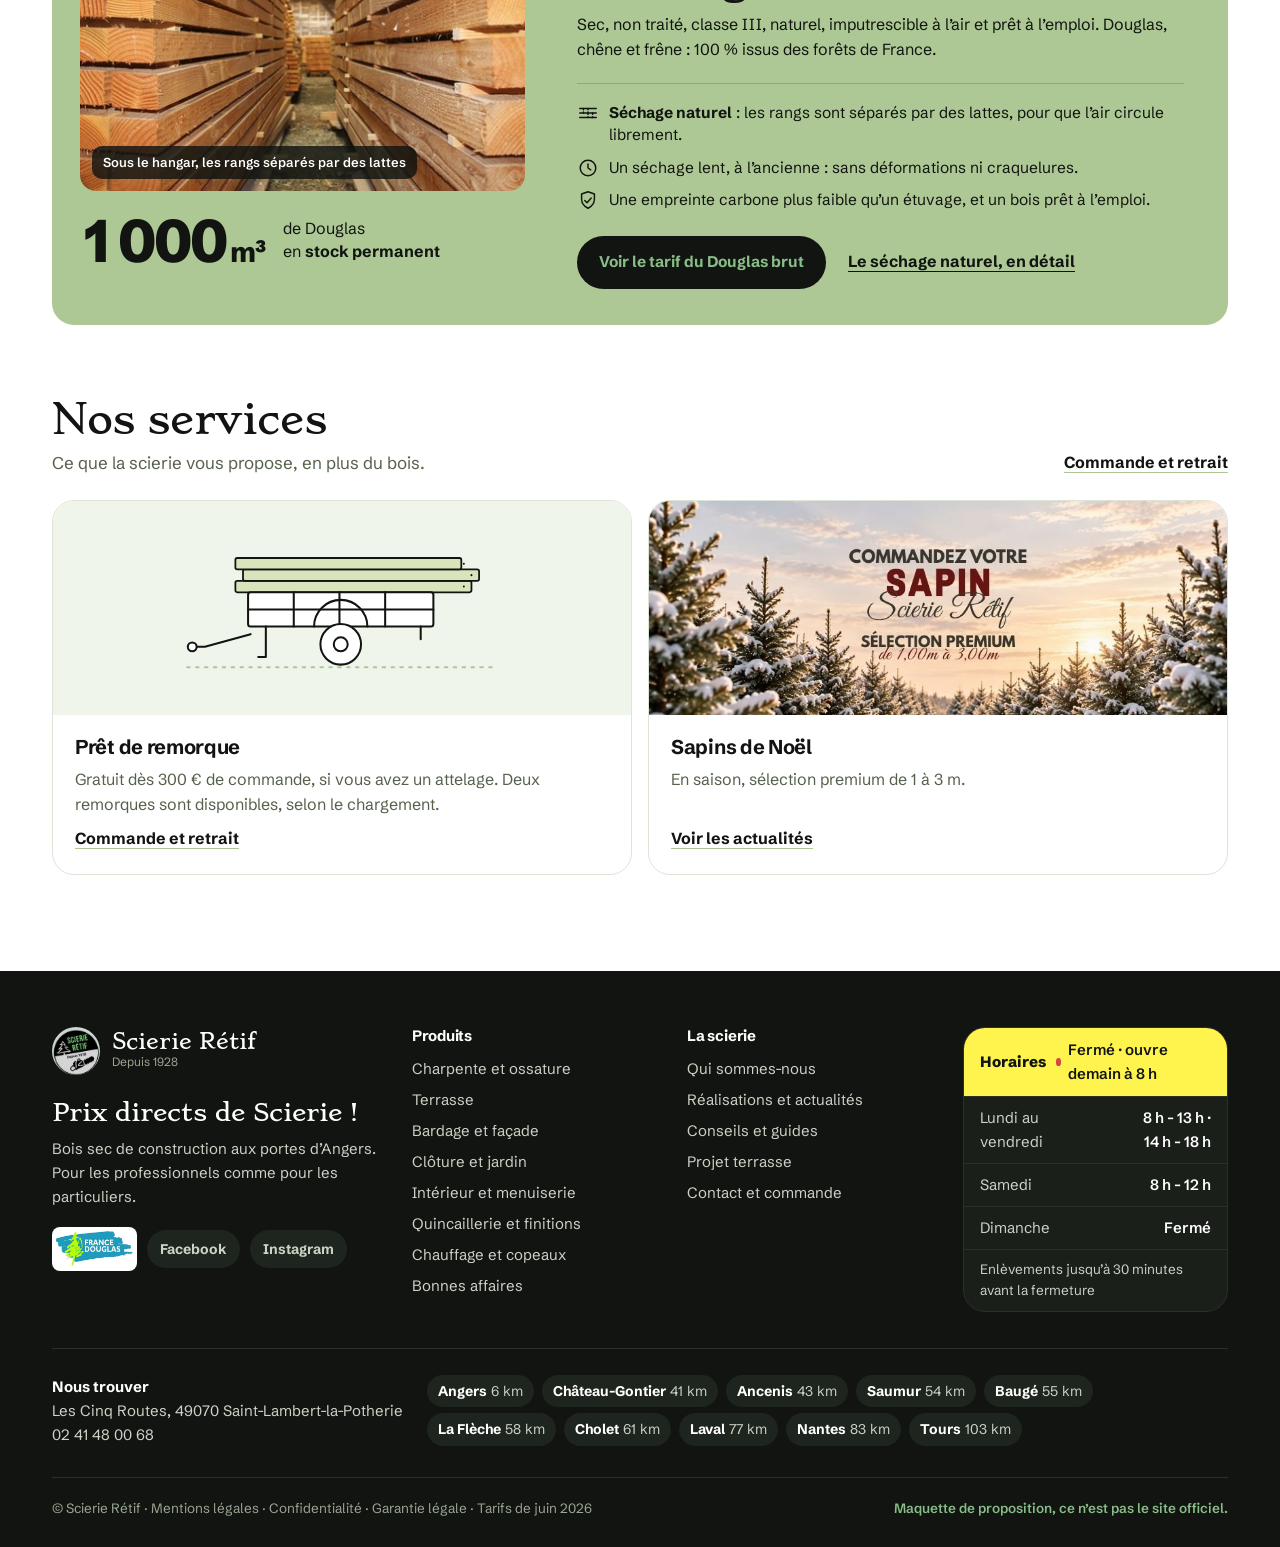
<file: site/produits.html>
<!doctype html>
<html lang="fr">
<head>
<meta charset="utf-8">
<meta name="robots" content="noindex, nofollow">
<meta name="viewport" content="width=device-width, initial-scale=1">
<title>Nos produits · Scierie Rétif (maquette)</title>
<meta name="description" content="Le catalogue de la Scierie Rétif : charpente, terrasse, bardage, jardin, intérieur, quincaillerie, chauffage et bonnes affaires. Prix directs de scierie, près d’Angers.">
<link rel="preconnect" href="https://fonts.googleapis.com">
<link rel="preconnect" href="https://fonts.gstatic.com" crossorigin>
<link href="https://fonts.googleapis.com/css2?family=Schibsted+Grotesk:ital,wght@0,400..900;1,400..900&family=Stoke:wght@300;400&display=swap" rel="stylesheet">
<link rel="stylesheet" href="base.css">
<style>
/* ---------- Catalogue « Nos produits » : préfixe cat- ---------- */
.cat-cache{display:none !important}
.cat-sr{position:absolute; width:1px; height:1px; overflow:hidden; clip:rect(0 0 0 0); clip-path:inset(50%); white-space:nowrap}

/* En-tête de page : bandeau sauge, titre, devise, recherche, vignettes */
.cat-tete{padding:28px 0 34px}
.cat-tete-haut{display:grid; grid-template-columns:minmax(0,1fr) minmax(0,500px); gap:22px 56px; align-items:end}
.cat-fil{display:flex; flex-wrap:wrap; gap:8px; font-size:14px; color:var(--noir); margin:0}
.cat-fil a{text-decoration:underline; text-decoration-color:color-mix(in srgb, var(--noir) 35%, transparent); text-underline-offset:3px}
.cat-fil a:hover{text-decoration-color:var(--noir)}
.cat-tete h1{margin:8px 0 12px}
.cat-devise{font-size:22px; font-style:italic; line-height:1.4; margin:0 0 6px; max-width:560px}
.cat-tete-sous{margin:0; font-size:16px; color:var(--noir)}
.cat-cherche{display:grid; gap:10px}
.cat-cherche-lbl{font-weight:700; font-size:14.5px}
.cat-champ{display:flex; align-items:center; gap:10px; height:60px; padding:0 8px 0 22px; background:var(--blanc); border-radius:999px; box-shadow:0 18px 40px -30px rgba(17,20,17,.6); transition:box-shadow .25s}
.cat-champ:focus-within{box-shadow:0 0 0 3px var(--noir), 0 18px 40px -30px rgba(17,20,17,.6)}
.cat-champ > svg{width:22px; height:22px; fill:none; stroke:var(--noir); stroke-width:2; stroke-linecap:round; flex:none}
.cat-champ input{flex:1; min-width:0; height:100%; border:0; background:none; font:inherit; font-size:17px; color:var(--noir); outline:none}
.cat-champ input::placeholder{color:var(--of)}
.cat-champ input::-webkit-search-cancel-button{-webkit-appearance:none; display:none}
.cat-effacer{flex:none; width:44px; height:44px; border-radius:50%; background:var(--sc); display:grid; place-items:center; transition:background .2s, transform .3s var(--ressort)}
.cat-effacer:hover{background:var(--sc2)}
.cat-effacer svg{width:16px; height:16px; fill:none; stroke:var(--noir); stroke-width:2.2; stroke-linecap:round}
.cat-essais{margin:0; font-size:14px; display:flex; flex-wrap:wrap; gap:6px 8px; align-items:center}
.cat-essais button{font-weight:600; background:color-mix(in srgb, var(--blanc) 55%, transparent); padding:4px 12px; border-radius:999px; transition:background .2s}
.cat-essais button:hover{background:var(--blanc)}

/* Les 8 vignettes (l'esprit « Cliquez sur chaque visuel ») */
.cat-rayons{display:grid; grid-template-rows:1fr; margin-top:30px; transition:grid-template-rows .5s var(--ease), opacity .35s, margin-top .5s var(--ease)}
.cat-rayons-in{min-height:0; overflow:hidden; padding:6px 6px 4px; margin:-6px -6px 0}
body.cat-cherche-on .cat-rayons{grid-template-rows:0fr; opacity:0; margin-top:0}
.cat-aide{display:flex; flex-wrap:wrap; align-items:baseline; gap:4px 12px; margin:0 0 12px; font-size:15px; color:var(--noir)}
.cat-aide .r-kicker{font-size:12.5px}
.cat-vigs{display:grid; grid-template-columns:repeat(8, minmax(0,1fr)); gap:12px}
.cat-vigs .r-vignette{height:150px; border-radius:18px; outline:2.5px solid transparent; outline-offset:3px; transition:outline-color .25s, opacity .35s}
.cat-vigs .r-vignette:focus-visible{outline-color:var(--noir)}
.cat-vigs .r-plaque{left:9px; right:auto; bottom:9px; max-width:calc(100% - 18px); font-size:13.5px; padding:6px 9px; border-radius:9px; transition:background .25s, color .25s}
.cat-vigs .r-plaque small{font-size:12px}
.cat-vigs.cat-filtre .r-vignette:not(.on){opacity:.5}
.cat-vigs.cat-filtre .r-vignette:not(.on):hover{opacity:1}
.cat-vigs .r-vignette.on{outline-color:var(--noir)}
.cat-vigs .r-vignette.on .r-plaque{background:var(--vert); color:var(--noir)}
.cat-vigs .r-vignette.on .r-plaque small{color:var(--noir)}
.cat-vig-ok{position:absolute; top:8px; right:8px; z-index:1; width:26px; height:26px; border-radius:50%; background:var(--noir); display:grid; place-items:center; transform:scale(0); transition:transform .4s var(--ressort)}
.cat-vig-ok svg{width:14px; height:14px; fill:none; stroke:var(--vert); stroke-width:2.6; stroke-linecap:round; stroke-linejoin:round}
.r-vignette.on .cat-vig-ok{transform:scale(1)}

/* Corps du catalogue : barre latérale + sections */
.cat-corps{display:grid; grid-template-columns:236px minmax(0,1fr); gap:0 48px; margin-top:40px}
.cat-cote{position:sticky; top:calc(var(--cat-colle, var(--hd)) + 24px); align-self:start}
.cat-cote-t{font-size:12.5px; font-weight:700; letter-spacing:.12em; text-transform:uppercase; color:var(--olive); margin:4px 0 10px 10px}
.cat-nav{display:grid; gap:2px}
.cat-nav-l{display:grid; grid-template-columns:30px minmax(0,1fr) auto; align-items:center; gap:11px; padding:6px 9px 6px 6px; border-radius:14px; font-weight:600; font-size:15px; line-height:1.25; transition:background .25s, color .25s, opacity .25s}
.cat-nav-l:hover{background:var(--sc)}
.cat-nav-l:focus-visible{outline:2px solid var(--noir); outline-offset:1px}
.cat-nav-ic{width:30px; height:30px; border-radius:9px; overflow:hidden; background:var(--sc2); display:grid; place-items:center}
.cat-nav-ic img{width:100%; height:100%; object-fit:cover}
.cat-nav-ic svg{width:16px; height:16px; fill:none; stroke:var(--noir); stroke-width:1.8}
.cat-nav-l b{font-size:12.5px; font-weight:700; color:var(--noir); background:var(--sc); min-width:28px; text-align:center; padding:2px 8px; border-radius:999px; font-variant-numeric:tabular-nums; transition:background .25s, color .25s}
.cat-nav-l.on{background:var(--noir); color:var(--blanc)}
.cat-nav-l.on .cat-nav-ic{background:color-mix(in srgb, var(--blanc) 12%, var(--noir))}
.cat-nav-l.on .cat-nav-ic svg{stroke:var(--vert)}
.cat-nav-l.on b{background:var(--vert); color:var(--noir)}
.cat-nav-l.cat-off{opacity:.35; pointer-events:none}
.cat-tel-box{margin-top:22px; padding:16px 16px 14px; border-radius:var(--r-s); background:var(--sc); font-size:14.5px}
.cat-tel-box b{display:block; font-size:15px}
.cat-tel-box p{margin:2px 0 10px; color:var(--of)}
.cat-tel{display:inline-flex; align-items:center; gap:8px; font-weight:800; font-size:18px; letter-spacing:-.01em}
.cat-tel svg{width:18px; height:18px; fill:none; stroke:var(--noir); stroke-width:1.8; stroke-linecap:round; stroke-linejoin:round}
.cat-tel:hover{text-decoration:underline; text-underline-offset:4px}
.cat-tel-box .r-statut{display:flex; margin-top:8px; font-size:13.5px}
.cat-puces{display:none}

.cat-liste{min-width:0}
.cat-etat{display:flex; flex-wrap:wrap; align-items:center; justify-content:space-between; gap:6px 14px; min-height:34px; margin:0 0 6px}
.cat-resume{margin:0; font-size:15.5px; color:var(--of)}
.cat-resume b{color:var(--noir)}
.cat-raz{font-weight:700; font-size:14.5px; text-decoration:underline; text-decoration-color:var(--sauge); text-underline-offset:4px}
.cat-raz:hover{text-decoration-color:var(--noir)}

.cat-sec{padding:34px 0 8px; border-top:1px solid var(--ligne); scroll-margin-top:calc(var(--cat-colle, var(--hd)) + 20px)}
.cat-sec.cat-prem{border-top:0; padding-top:10px}
.cat-sec-tete{display:flex; align-items:flex-end; justify-content:space-between; gap:16px; margin-bottom:18px}
.cat-sec-tete h2{font-size:34px}
.cat-sec-tete p{margin:6px 0 0; color:var(--of); font-size:16px}
.cat-sec-nb{flex:none; font-size:13.5px; font-weight:700; background:var(--sc); padding:5px 12px; border-radius:999px; white-space:nowrap; font-variant-numeric:tabular-nums}
.cat-grille{display:grid; grid-template-columns:repeat(3, minmax(0,1fr)); gap:16px}
.cat-grille .r-carte-img{height:150px}
.cat-grille .r-carte-img img{position:absolute; inset:0}
.r-carte-img img.cat-contain{object-fit:contain; background:var(--blanc)}
.cat-sec .r-conseil{margin-top:18px}
.cat-sec .r-conseil .r-lien{white-space:nowrap}
.cat-mark{background:var(--jaune); color:inherit; border-radius:3px; padding:0 1px}
.cat-entre{animation:cat-entre .55s var(--ease) both; animation-delay:var(--d, 0ms)}
@keyframes cat-entre{from{opacity:0; transform:translateY(14px)}}

/* Raccourci quand on cherche une section (ex. « 63x175 ») */
.cat-racc{display:grid; grid-template-columns:auto minmax(0,1fr) auto; align-items:center; gap:16px; padding:12px 14px 12px 12px; border-radius:var(--r); background:var(--sc); margin:4px 0 18px; transition:background .25s}
.cat-racc:hover{background:var(--sc2)}
.cat-racc-ic{width:58px; height:58px; border-radius:14px; background:var(--blanc); display:grid; place-items:center}
.cat-racc-ic svg{width:44px; height:44px}
.cat-racc b{display:block; font-size:16.5px; line-height:1.3}
.cat-racc small{display:block; color:var(--of); font-size:14px; margin-top:2px}
.cat-bois{fill:var(--vert-stock); stroke:var(--noir); stroke-width:1.3}

/* État vide */
.cat-vide{display:grid; justify-items:center; text-align:center; padding:52px 24px 46px; border:1.5px dashed var(--sauge); border-radius:var(--r); background:var(--sc)}
.cat-vide > svg{width:70px; height:70px; fill:none; stroke:var(--olive); stroke-width:1.4; stroke-linecap:round; stroke-linejoin:round; margin-bottom:12px}
.cat-vide h3{font-size:24px}
.cat-vide p{color:var(--of); max-width:470px; margin:10px 0 18px}
.cat-vide-btns{display:flex; gap:10px; flex-wrap:wrap; justify-content:center}
.cat-vide-btns .r-btn svg{width:18px; height:18px; fill:none; stroke:currentColor; stroke-width:1.8; stroke-linecap:round; stroke-linejoin:round}
.cat-vide .cat-essais{justify-content:center; margin-top:18px}
.cat-vide .cat-essais button{background:var(--blanc)}
.cat-vide .cat-essais button:hover{background:var(--sc2)}
.cat-vide .r-statut{font-size:14px; margin-top:12px}

/* Notre spécialité : le Douglas (la photo garde sa taille : posée dans le bandeau sauge, jamais étirée) */
.cat-spe{display:grid; grid-template-columns:minmax(0,5fr) minmax(0,7fr); grid-template-areas:"photo txt" "chiffre txt"; gap:0 52px; align-items:center; background:var(--sauge); border-radius:var(--r); padding:28px}
.cat-spe-photo{grid-area:photo; align-self:end; position:relative; margin:0; aspect-ratio:3 / 2; max-width:600px; border-radius:16px; overflow:hidden; background:var(--olive)}
.cat-spe-chiffre{grid-area:chiffre; align-self:start}
.cat-spe-txt{grid-area:txt}
.cat-mil{margin-left:.17em}
.cat-spe-photo img{width:100%; height:100%; object-fit:cover}
.cat-spe-photo figcaption{position:absolute; left:12px; bottom:12px; width:max-content; max-width:calc(100% - 24px); background:color-mix(in srgb, var(--noir) 82%, transparent); color:var(--blanc); font-size:13px; font-weight:600; padding:6px 11px; border-radius:10px}
.cat-spe-chiffre{display:flex; align-items:center; gap:18px; margin:22px 4px 2px}
.cat-spe-chiffre .cat-spe-big{margin:0; font-size:60px; font-weight:800; letter-spacing:-.045em; line-height:.9; white-space:nowrap}
.cat-spe-big small{font-size:28px; letter-spacing:-.02em; margin-left:5px}
.cat-spe-chiffre p{margin:0; font-size:16px; line-height:1.4}
.cat-spe-txt{padding:8px 16px 8px 0}
.cat-spe-txt .r-kicker{color:color-mix(in srgb, var(--noir) 78%, var(--sauge))}
.cat-spe-txt h2{font-size:42px; margin:8px 0 12px}
.cat-spe-txt > p{margin:0 0 20px; max-width:600px}
.cat-spe-points{list-style:none; margin:0 0 24px; padding:18px 0 0; border-top:1px solid color-mix(in srgb, var(--noir) 18%, transparent); display:grid; gap:10px}
.cat-spe-points li{display:grid; grid-template-columns:22px minmax(0,1fr); gap:10px; align-items:start; font-size:15.5px; line-height:1.45}
.cat-spe-points svg{width:22px; height:22px; fill:none; stroke:var(--noir); stroke-width:1.6; stroke-linecap:round; stroke-linejoin:round}
.cat-spe-btns{display:flex; flex-wrap:wrap; align-items:center; gap:14px 22px}
.cat-spe-btns .r-lien{text-decoration-color:var(--noir)}

/* Nos services */
.cat-serv-grille{display:grid; grid-template-columns:repeat(2, minmax(0,1fr)); gap:16px}
.cat-serv{display:flex; flex-direction:column; border:1px solid var(--ligne); border-radius:var(--r); overflow:hidden; background:var(--blanc); transition:transform .35s var(--ease), box-shadow .35s}
.cat-serv:hover{transform:translateY(-3px); box-shadow:0 26px 40px -32px rgba(17,20,17,.45)}
.cat-serv-vis{height:214px; background:var(--sc); display:grid; place-items:center; overflow:hidden}
.cat-serv-vis img{width:100%; height:100%; object-fit:cover}
.cat-serv-vis svg{width:min(78%, 330px); height:auto}
.cat-serv-corps{padding:20px 22px 22px; display:flex; flex-direction:column; gap:8px; flex:1}
.cat-serv-corps h3{font-size:20px; display:flex; align-items:center; gap:10px}
.cat-serv-corps h3 svg{width:24px; height:24px; fill:none; stroke:var(--olive); stroke-width:1.6; stroke-linecap:round; stroke-linejoin:round}
.cat-serv-corps p{margin:0; color:var(--of)}
.cat-serv-corps .r-lien{margin-top:auto; align-self:flex-start}
.cat-tr-l{fill:none; stroke:var(--noir); stroke-width:1.6; stroke-linecap:round; stroke-linejoin:round}
.cat-tr-b{fill:var(--blanc); stroke:var(--noir); stroke-width:1.6; stroke-linejoin:round}
.cat-tr-p{fill:var(--vert-stock); stroke:var(--noir); stroke-width:1.4; stroke-linejoin:round}
.cat-tr-s{stroke:var(--sauge); stroke-width:1.6; stroke-dasharray:2 5; stroke-linecap:round}

/* ---------- Écrans plus petits ---------- */
@media (max-width:1300px){
  .cat-vigs{grid-template-columns:repeat(4, minmax(0,1fr))}
  .cat-vigs .r-vignette{height:130px}
  .cat-vigs .r-plaque{font-size:14px}
}
@media (max-width:980px){
  .cat-tete-haut{grid-template-columns:minmax(0,1fr)}
  .cat-corps{display:block; margin-top:26px}
  .cat-cote{display:none}
  .cat-puces{display:flex; gap:8px; overflow-x:auto; position:sticky; top:var(--cat-colle, var(--hd)); z-index:30; margin:0 -32px 12px; padding:11px 32px; background:color-mix(in srgb, var(--blanc) 94%, transparent); -webkit-backdrop-filter:blur(12px); backdrop-filter:blur(12px); border-bottom:1px solid var(--ligne); scrollbar-width:none; scroll-padding:0 32px}
  .cat-puces::-webkit-scrollbar{display:none}
  .cat-puce{flex:none; white-space:nowrap; border:0}
  .cat-puce small{font-size:12px; font-weight:700; color:var(--olive)}
  .cat-puce.on small{color:var(--vert)}
  .cat-puce.cat-off{opacity:.35; pointer-events:none}
  .cat-sec{scroll-margin-top:calc(var(--cat-colle, var(--hd)) + 70px)}
  .cat-spe{grid-template-columns:minmax(0,1fr); grid-template-areas:"photo" "txt" "chiffre"; row-gap:22px}
  .cat-spe-txt{padding:0 8px}
  .cat-spe-chiffre{margin:0 8px 8px; padding-top:18px; border-top:1px solid color-mix(in srgb, var(--noir) 18%, transparent)}
}
@media (max-width:760px){
  .cat-tete{padding:18px 0 26px}
  .cat-tete h1{margin:6px 0 8px}
  .cat-devise{font-size:19px}
  .cat-tete-sous{font-size:15px}
  .cat-champ{height:56px; padding-left:18px}
  .cat-champ input{font-size:16px}
  .cat-rayons{margin-top:24px}
  .cat-rayons-in{padding:6px 0 4px; margin:-6px -16px 0}
  .cat-aide{font-size:14px; padding:0 16px}
  .cat-vigs{display:flex; overflow-x:auto; scroll-snap-type:x mandatory; gap:10px; padding:6px 16px 8px; scroll-padding:0 16px; scrollbar-width:none}
  .cat-vigs::-webkit-scrollbar{display:none}
  .cat-vigs .r-vignette{flex:0 0 128px; height:140px; scroll-snap-align:start}
  .cat-vigs .r-plaque{font-size:13.5px}
  .cat-puces{margin:0 -16px 10px; padding:10px 16px; scroll-padding:0 16px}
  .cat-sec{padding-top:28px}
  .cat-sec-tete{flex-direction:column; align-items:flex-start; gap:8px; margin-bottom:14px}
  .cat-sec-tete h2{font-size:28px}
  .cat-sec-tete p{font-size:15px}
  /* Cartes compactes : photo à gauche, texte à droite */
  .cat-grille{grid-template-columns:minmax(0,1fr); gap:10px}
  .cat-grille .r-carte{flex-direction:row; border-radius:var(--r-s)}
  .cat-grille .r-carte:hover{transform:none}
  .cat-grille .r-carte-img{width:108px; height:auto; min-height:112px; flex:none}
  .cat-grille .r-carte-img img{position:absolute; inset:0}
  .cat-grille .r-carte-img svg{width:36px; height:36px}
  .cat-grille .r-carte-img .r-badge{left:6px; top:6px; font-size:11px; padding:3px 7px}
  .cat-grille .r-carte-img .r-dispo{right:auto; left:6px; top:auto; bottom:6px; font-size:10.5px; padding:2px 7px}
  .cat-grille .r-carte-corps{padding:12px 14px 12px}
  .cat-grille .r-carte-corps h3{font-size:16px}
  .cat-grille .r-carte-corps p{font-size:13.5px; margin:4px 0 10px}
  .cat-grille .r-prix{font-size:15px}
  .cat-grille .r-prix em{font-size:12.5px}
  .cat-grille .r-voir{font-size:12.5px; padding:6px 11px}
  .cat-racc{grid-template-columns:auto minmax(0,1fr)}
  .cat-racc .r-btn{grid-column:1 / -1; justify-self:stretch}
  .cat-vide{padding:40px 18px 36px}
  .cat-spe{padding:16px; row-gap:20px}
  .cat-spe-txt{padding:0 6px}
  .cat-spe-chiffre{margin:0 6px 10px}
  .cat-spe-txt h2{font-size:32px}
  .cat-spe-chiffre .cat-spe-big{font-size:50px}
  .cat-serv-grille{grid-template-columns:minmax(0,1fr)}
  .cat-serv-vis{height:auto; aspect-ratio:851 / 315}
  .cat-serv-vis svg{width:min(64%, 260px)}
}
</style>
</head>
<body data-page="produits">
<header data-entete></header>
<main>
  <section class="r-tete-page r-tete-page--bandeau cat-tete" aria-labelledby="cat-titre">
    <div class="r-wrap">
      <div class="cat-tete-haut">
        <div>
          <nav class="cat-fil" aria-label="Fil d’Ariane"><a href="index.html">Accueil</a><span aria-hidden="true">›</span><span aria-current="page">Nos produits</span></nav>
          <h1 id="cat-titre">Nos produits</h1>
          <p class="cat-devise">«&nbsp;Tout ce qu’il vous faut, et juste ce qu’il vous faut&nbsp;!&nbsp;»</p>
          <p class="cat-tete-sous">Prix directs de Scierie, pour les professionnels comme pour les particuliers.</p>
        </div>
        <div class="cat-cherche" role="search">
          <label class="cat-cherche-lbl" for="cat-q">Chercher dans le catalogue</label>
          <div class="cat-champ">
            <svg viewBox="0 0 24 24" aria-hidden="true"><circle cx="11" cy="11" r="6.5"/><path d="m16 16 4.5 4.5"/></svg>
            <input id="cat-q" type="search" autocomplete="off" spellcheck="false" placeholder="Bastaing, lame, vis, 50x75…" aria-controls="cat-liste" aria-describedby="cat-resume">
            <button type="button" class="cat-effacer cat-cache" aria-label="Effacer la recherche"><svg viewBox="0 0 24 24" aria-hidden="true"><path d="M6 6l12 12M18 6 6 18"/></svg></button>
          </div>
          <p class="cat-essais"><span>Essayez&nbsp;:</span><button type="button" data-essai="bastaing">bastaing</button><button type="button" data-essai="lame de terrasse">lame de terrasse</button><button type="button" data-essai="vis inox">vis inox</button><button type="button" data-essai="63x175">63x175</button></p>
        </div>
      </div>
      <div class="cat-rayons">
        <div class="cat-rayons-in js-cat-rayons">
          <p class="cat-aide"><span class="r-kicker">Par rayon</span><span>Cliquez sur un visuel pour n’afficher que ses produits.</span></p>
          <div class="cat-vigs js-cat-vigs"></div>
        </div>
      </div>
    </div>
  </section>

  <div class="r-wrap">
    <div class="cat-corps" id="catalogue">
      <nav class="cat-cote" aria-label="Catégories du catalogue">
        <p class="cat-cote-t">Catégories</p>
        <div class="cat-nav js-cat-nav"></div>
        <div class="cat-tel-box">
          <b>Vous ne trouvez pas&nbsp;?</b>
          <p>Appelez-nous, on a sûrement ce qu’il vous faut.</p>
          <a class="cat-tel js-cat-tel" href="tel:+33241480068"><svg viewBox="0 0 24 24" aria-hidden="true"><path d="M6.6 3.5h2.6l1.4 4.1-2 1.3a12 12 0 0 0 6.5 6.5l1.3-2 4.1 1.4v2.6a1.6 1.6 0 0 1-1.7 1.6A16.6 16.6 0 0 1 5 5.2a1.6 1.6 0 0 1 1.6-1.7z"/></svg><span class="js-cat-tel-txt">02 41 48 00 68</span></a>
          <span class="r-statut js-statut"><i></i><span class="js-statut-txt"></span></span>
        </div>
      </nav>
      <div class="cat-puces js-cat-puces" aria-label="Catégories du catalogue"></div>

      <div class="cat-liste" id="cat-liste">
        <div class="cat-etat"><p class="cat-resume" id="cat-resume" aria-live="polite"></p><button type="button" class="cat-raz js-cat-raz cat-cache"></button></div>
        <div class="js-cat-racc"></div>
        <div class="js-cat-secs"></div>
        <div class="cat-vide js-cat-vide cat-cache">
          <svg viewBox="0 0 64 64" aria-hidden="true"><circle cx="27" cy="27" r="16"/><path d="m39 39 13 13"/><path d="M20 27h14"/></svg>
          <h3 class="js-cat-vide-t">Aucun produit ne correspond</h3>
          <p>Essayez un autre mot, ou appelez-nous au <b class="js-cat-tel-txt">02 41 48 00 68</b>&nbsp;: on a sûrement ce qu’il vous faut.</p>
          <div class="cat-vide-btns">
            <a class="r-btn r-btn--noir js-cat-tel" href="tel:+33241480068"><svg viewBox="0 0 24 24" aria-hidden="true"><path d="M6.6 3.5h2.6l1.4 4.1-2 1.3a12 12 0 0 0 6.5 6.5l1.3-2 4.1 1.4v2.6a1.6 1.6 0 0 1-1.7 1.6A16.6 16.6 0 0 1 5 5.2a1.6 1.6 0 0 1 1.6-1.7z"/></svg>Appeler la scierie</a>
            <button type="button" class="r-btn r-btn--sauge js-cat-vider">Effacer la recherche</button>
          </div>
          <span class="r-statut js-statut"><i></i><span class="js-statut-txt"></span></span>
          <p class="cat-essais"><span>Essayez plutôt&nbsp;:</span><button type="button" data-essai="bastaing">bastaing</button><button type="button" data-essai="lame">lame</button><button type="button" data-essai="vis">vis</button><button type="button" data-essai="poteau">poteau</button></p>
        </div>
      </div>
    </div>

    <section class="r-section r-reveal" aria-labelledby="cat-spe-t">
      <div class="cat-spe">
        <figure class="cat-spe-photo">
          <img src="img/stock-planches.jpg" alt="Les rangs de Douglas sous le hangar, séparés par des lattes" width="450" height="300">
          <figcaption>Sous le hangar, les rangs séparés par des lattes</figcaption>
        </figure>
        <div class="cat-spe-chiffre">
          <p class="cat-spe-big">1<span class="cat-mil">000</span><small>m³</small></p>
          <p>de Douglas<br>en <b>stock permanent</b></p>
        </div>
        <div class="cat-spe-txt">
          <span class="r-kicker">Stocké à l’abri, séché naturellement</span>
          <h2 id="cat-spe-t">Notre spécialité&nbsp;: le&nbsp;Douglas</h2>
          <p><span class="js-cat-douglas">Sec, non traité, classe III, naturel, imputrescible à l’air et prêt à l’emploi.</span> Douglas, chêne et frêne&nbsp;: 100&nbsp;% issus des forêts de France.</p>
          <ul class="cat-spe-points">
            <li><svg viewBox="0 0 24 24" aria-hidden="true"><path d="M3 7h18M3 12h18M3 17h18"/><path d="M7 7v5M17 12v5M12 7v5M12 12v5" stroke-dasharray="1.5 2.5"/></svg><span><b>Séchage naturel</b>&nbsp;: les rangs sont séparés par des lattes, pour que l’air circule librement.</span></li>
            <li><svg viewBox="0 0 24 24" aria-hidden="true"><circle cx="12" cy="12" r="8.5"/><path d="M12 7.5V12l3 2"/></svg><span>Un séchage lent, à l’ancienne&nbsp;: sans déformations ni craquelures.</span></li>
            <li><svg viewBox="0 0 24 24" aria-hidden="true"><path d="M12 21c-4.4-2.2-7-5.6-7-10.2V5.5L12 3l7 2.5v5.3c0 4.6-2.6 8-7 10.2z"/><path d="M8.5 12.5l2.4 2.4 4.6-5"/></svg><span>Une empreinte carbone plus faible qu’un étuvage, et un bois prêt à l’emploi.</span></li>
          </ul>
          <div class="cat-spe-btns">
            <a class="r-btn r-btn--noir" href="douglas-brut.html">Voir le tarif du Douglas brut</a>
            <a class="r-lien" href="conseils.html#sechage">Le séchage naturel, en détail</a>
          </div>
        </div>
      </div>
    </section>

    <section class="r-section r-reveal" aria-labelledby="cat-serv-t">
      <div class="r-tete"><div><h2 id="cat-serv-t">Nos services</h2><p>Ce que la scierie vous propose, en plus du bois.</p></div><a class="r-lien" href="contact.html">Commande et retrait</a></div>
      <div class="cat-serv-grille js-cat-serv"></div>
    </section>
  </div>
</main>
<footer data-pied></footer>
<script src="donnees.js"></script>
<script src="base.js"></script>
<script>
(function(){
'use strict';
var S = window.RetifSite, D = S.donnees, I = S.infos;
var $ = function(s, r){ return (r || document).querySelector(s); };
var $$ = function(s, r){ return Array.prototype.slice.call((r || document).querySelectorAll(s)); };
var NB = ' ';
var TEL_LIEN = 'tel:+33' + I.tel.replace(/\s/g, '').slice(1);
var VIDES = ['de', 'du', 'des', 'la', 'le', 'les', 'et', 'en', 'au', 'aux', 'pour', 'un', 'une', 'avec', 'sur'];
var PLACEMENT = {bardage:'48% 45%', terrasse:'40% 60%'};

/* ---------- Outils ---------- */
function n(s){ return S.norm(s).replace(/×/g, 'x').replace(/[’']/g, ' '); }
function mots(q){ return n(q).split(/[\s,;:.!?«»"()\/]+/).filter(function(w){ return w && VIDES.indexOf(w) < 0 && (w.length > 1 || /\d/.test(w)); }); }
function esc(s){ return String(s).replace(/[&<>"]/g, function(c){ return {'&':'&amp;', '<':'&lt;', '>':'&gt;', '"':'&quot;'}[c]; }); }
function pl(nb, un, plus){ return nb + NB + (nb > 1 ? plus : un); }
function catDe(k){ var r = null; D.CATEGORIES.forEach(function(c){ if (c.k === k) r = c; }); return r; }
/* Hauteur de l'en-tête qui reste collé en haut (0 s'il ne colle pas) : sert aux éléments collants de la page */
function hauteurCollee(){
  var hd = $('.r-hd'); if (!hd) return 0;
  var p = hd.parentElement, cp = getComputedStyle(p), ch = getComputedStyle(hd);
  if (cp.position === 'sticky' || cp.position === 'fixed') return Math.max(0, p.offsetHeight + (parseFloat(cp.top) || 0));
  if (ch.position === 'fixed') return hd.offsetHeight;
  if (ch.position !== 'sticky') return 0;
  return (p === document.body || cp.display === 'contents' || p.offsetHeight > hd.offsetHeight * 4) ? hd.offsetHeight : 0;
}
function majColle(){ document.documentElement.style.setProperty('--cat-colle', hauteurCollee() + 'px'); }
function ligneTarif(id){ var r = null; D.TARIF.forEach(function(t){ if (t[0] === id) r = t; }); return r; }

/* Mots en plus pour retrouver le Douglas brut par section (« 63x175 », « solive »…) : tout vient de donnees.js */
var PLUS_BRUT = D.TARIF.map(function(t){ return t[0]; }).join(' ') + ' ' + Object.keys(D.NOMS).map(function(k){ return D.NOMS[k]; }).join(' ') + ' ' + D.SECTIONS.map(function(s){ return s.nom + ' ' + s.usage; }).join(' ');
function plus(p){ if (p.go === 'douglas-brut.html') return PLUS_BRUT; if (p.go && p.go.indexOf('sel=50x75') > -1) return '50x75 chevron'; return ''; }

/* ---------- Données du catalogue ---------- */
var TOTAL = 0;
var CATS = D.CATEGORIES.map(function(c){
  TOTAL += c.produits.length;
  return {k:c.k, c:c, n:0, items:c.produits.map(function(p){ return {p:p, txt:n(p.t + ' ' + p.d + ' ' + c.t + ' ' + plus(p)), ok:true, vu:true}; })};
});
var CLES = CATS.map(function(x){ return x.k; });
var etat = {cat:'', q:''};

/* ---------- Rendu ---------- */
$$('.js-cat-tel').forEach(function(a){ a.href = TEL_LIEN; });
$$('.js-cat-tel-txt').forEach(function(e){ e.textContent = I.tel; });
$('.js-cat-douglas').textContent = I.douglas;

var vigs = $('.js-cat-vigs');
vigs.innerHTML = D.CATEGORIES.map(function(c){
  var pos = PLACEMENT[c.k] ? ' style="object-position:' + PLACEMENT[c.k] + '"' : '';
  return '<a class="r-vignette" href="#' + c.k + '" data-cat="' + c.k + '" aria-label="' + esc(c.t) + ', ' + pl(c.produits.length, 'produit', 'produits') + '"><img src="' + c.img + '" alt=""' + pos + '>' +
    '<span class="cat-vig-ok" aria-hidden="true"><svg viewBox="0 0 24 24"><path d="m5 12.5 4.5 4.5L19 7.5"/></svg></span>' +
    '<span class="r-plaque" aria-hidden="true">' + c.court + '<small>' + pl(c.produits.length, 'produit', 'produits') + '</small></span></a>';
}).join('');

var nav = $('.js-cat-nav');
nav.innerHTML = '<a class="cat-nav-l" href="produits.html" data-cat=""><span class="cat-nav-ic"><svg viewBox="0 0 24 24" aria-hidden="true"><rect x="4" y="4" width="6.5" height="6.5" rx="1.5"/><rect x="13.5" y="4" width="6.5" height="6.5" rx="1.5"/><rect x="4" y="13.5" width="6.5" height="6.5" rx="1.5"/><rect x="13.5" y="13.5" width="6.5" height="6.5" rx="1.5"/></svg></span><span>Tous les produits</span><b data-n="">' + TOTAL + '</b></a>' +
  D.CATEGORIES.map(function(c){ return '<a class="cat-nav-l" href="#' + c.k + '" data-cat="' + c.k + '"><span class="cat-nav-ic"><img src="' + c.img + '" alt=""></span><span>' + c.t + '</span><b data-n="' + c.k + '">' + c.produits.length + '</b></a>'; }).join('');

var puces = $('.js-cat-puces');
puces.innerHTML = '<button type="button" class="r-puce cat-puce" data-cat="">Tous <small data-n="">' + TOTAL + '</small></button>' +
  D.CATEGORIES.map(function(c){ return '<button type="button" class="r-puce cat-puce" data-cat="' + c.k + '">' + c.court + ' <small data-n="' + c.k + '">' + c.produits.length + '</small></button>'; }).join('');

var CONSEILS = {
  charpente:'<div class="r-conseil"><div><b>Le conseil de la scierie</b>Pour savoir combien de solives prévoir, et à quel espacement, suivez notre <a class="r-lien" href="conseils.html#solivage">guide de solivage</a>.</div></div>',
  terrasse:'<div class="r-conseil"><div><b>Le conseil de la scierie</b>Faites d’abord le plan de votre terrasse, le <a class="r-lien" href="conseils.html#calepinage">calepinage</a>&nbsp;: vous saurez combien de lames, de lambourdes et de vis prévoir. <a class="r-lien" href="terrasse.html">Voir le projet terrasse</a></div></div>'
};
var secs = $('.js-cat-secs');
secs.innerHTML = D.CATEGORIES.map(function(c){
  return '<section class="cat-sec" id="' + c.k + '" data-cat="' + c.k + '" aria-labelledby="cat-h-' + c.k + '">' +
    '<div class="cat-sec-tete"><div><h2 id="cat-h-' + c.k + '">' + c.t + '</h2><p>' + c.d + '</p></div><span class="cat-sec-nb"></span></div>' +
    '<div class="cat-grille">' + c.produits.map(S.carteProduit).join('') + '</div>' + (CONSEILS[c.k] || '') + '</section>';
}).join('');
CATS.forEach(function(x){
  x.el = document.getElementById(x.k);
  x.nb = $('.cat-sec-nb', x.el);
  var cartes = $$('.r-carte', x.el);
  x.items.forEach(function(it, i){ it.el = cartes[i]; it.txts = $$('.r-carte-corps h3, .r-carte-corps > p', cartes[i]); });
});

/* Services, depuis donnees.js */
var REMORQUE = '<svg viewBox="0 0 260 130" role="img" aria-label="Dessin d’une remorque chargée de planches">' +
  '<path class="cat-tr-s" d="M8 112h244"/>' +
  '<path class="cat-tr-l" d="M58 86 22 96h-8"/><circle class="cat-tr-b" cx="12" cy="96" r="3.5"/>' +
  '<rect class="cat-tr-p" x="46" y="44" width="186" height="9" rx="1.5"/><rect class="cat-tr-p" x="52" y="35" width="186" height="9" rx="1.5"/><rect class="cat-tr-p" x="46" y="26" width="178" height="9" rx="1.5"/>' +
  '<path class="cat-tr-l" d="M226 30.5h0M232 39.5h0M226 48.5h0"/>' +
  '<rect class="cat-tr-b" x="56" y="53" width="146" height="27" rx="2"/><path class="cat-tr-l" d="M56 66.5h146M92 53v27M128 53v27M164 53v27"/>' +
  '<path class="cat-tr-l" d="M108 80a21 21 0 0 1 42 0"/><circle class="cat-tr-b" cx="129" cy="94" r="16"/><circle class="cat-tr-l" cx="129" cy="94" r="5.5"/>' +
  '<path class="cat-tr-l" d="M70 80v24h-6M192 80v10"/></svg>';
var EN_PLUS = {'Prêt de remorque':I.commande.remorque.split('. ')[1] || '', 'Sapins de Noël':''};
var LIENS = {'Prêt de remorque':['contact.html', 'Commande et retrait'], 'Sapins de Noël':['realisations.html', 'Voir les actualités']};
$('.js-cat-serv').innerHTML = D.SERVICES.map(function(s){
  var vis = s.img ? '<img src="' + s.img + '" alt="Bannière de la scierie : commandez votre sapin, sélection premium de 1 à 3 m">' : REMORQUE;
  var lien = LIENS[s.t] || ['contact.html', 'Nous contacter'];
  return '<article class="cat-serv"><div class="cat-serv-vis">' + vis + '</div><div class="cat-serv-corps"><h3>' + s.t + '</h3><p>' + s.d + '. ' + (EN_PLUS[s.t] ? EN_PLUS[s.t].replace(/\.?$/, '.') : '') + '</p><a class="r-lien" href="' + lien[0] + '">' + lien[1] + '</a></div></article>';
}).join('');

/* Photos petites : jamais plus de 1,5 fois leur taille (sinon on les montre entières, sur fond blanc). Les schémas sont toujours montrés entiers. */
var SCHEMAS = /\/(plot|lambourde)\.jpg$/;
function gardeTaille(img){
  if (!img.naturalWidth) return;
  var b = img.parentNode.getBoundingClientRect();
  if (!b.width) return;
  img.classList.toggle('cat-contain', SCHEMAS.test(img.getAttribute('src')) || Math.max(b.width / img.naturalWidth, b.height / img.naturalHeight) > 1.5);
}
function gardeTout(){ $$('.cat-grille .r-carte-img img').forEach(gardeTaille); }
$$('.cat-grille .r-carte-img img').forEach(function(img){ if (img.complete) gardeTaille(img); else img.addEventListener('load', function(){ gardeTaille(img); }); });
var tRes = 0;
window.addEventListener('resize', function(){ clearTimeout(tRes); tRes = setTimeout(function(){ gardeTout(); majColle(); }, 150); });
/* base.js construit l'en-tête au DOMContentLoaded, après ce script : on mesure ensuite */
if (document.readyState === 'loading') document.addEventListener('DOMContentLoaded', majColle); else majColle();

/* ---------- Surlignage des mots cherchés ---------- */
function surligner(el, ws){
  if (el._orig == null) el._orig = el.textContent;
  var t = el._orig;
  if (!ws.length){ if (el._marque){ el.textContent = t; el._marque = false; } return; }
  var nt = Array.from(t).map(function(ch){ var x = n(ch); return x.length ? x.charAt(0) : ch; }).join('');
  var m = new Array(t.length), trouve = false;
  ws.forEach(function(w){ var i = nt.indexOf(w); while (i > -1){ for (var k = i; k < i + w.length; k++) m[k] = true; trouve = true; i = nt.indexOf(w, i + w.length); } });
  if (!trouve){ if (el._marque){ el.textContent = t; el._marque = false; } return; }
  var h = '', on = false;
  for (var k = 0; k < t.length; k++){
    if (m[k] && !on){ h += '<mark class="cat-mark">'; on = true; }
    if (!m[k] && on){ h += '</mark>'; on = false; }
    h += esc(t.charAt(k));
  }
  if (on) h += '</mark>';
  el.innerHTML = h; el._marque = true;
}

/* ---------- Raccourci vers une section du Douglas brut ---------- */
function petitBois(ep, larg){
  var k = 40 / Math.max(ep, larg, 120), w = Math.max(3, ep * k), h = Math.max(3, larg * k);
  return '<svg viewBox="0 0 44 44" aria-hidden="true"><rect class="cat-bois" x="' + (22 - w / 2).toFixed(1) + '" y="' + (22 - h / 2).toFixed(1) + '" width="' + w.toFixed(1) + '" height="' + h.toFixed(1) + '" rx="1"/></svg>';
}
function raccourci(q){
  var m = n(q).trim().replace(/\s*mm$/, '').match(/^(\d{2,3})\s*[x*]\s*(\d{2,3})$/);
  if (!m) return '';
  var r = ligneTarif(m[1] + 'x' + m[2]) || ligneTarif(m[2] + 'x' + m[1]);
  if (!r) return '';
  var lgs = D.LONGUEURS.filter(function(l){ return r[1][l]; }), px = lgs.map(function(l){ return r[1][l]; });
  var mini = Math.min.apply(null, px), maxi = Math.max.apply(null, px), d = r[0].split('x'), nom = D.NOMS[r[0]];
  return '<a class="cat-racc" href="douglas-brut.html?sel=' + r[0] + '"><span class="cat-racc-ic">' + petitBois(+d[0], +d[1]) + '</span>' +
    '<span><b>Douglas brut ' + d[0] + NB + '×' + NB + d[1] + NB + 'mm' + (nom ? ' · ' + nom : '') + '</b><small>' + pl(lgs.length, 'longueur', 'longueurs') + ' au tarif, ' +
    (lgs.length > 1 ? 'de ' + S.fmt(mini) + NB + '€ à ' + S.fmt(maxi) + NB + '€' : S.fmt(mini) + NB + '€') + ' la pièce, TTC</small></span>' +
    '<span class="r-btn r-btn--noir r-btn--petit">Choisir ma longueur</span></a>';
}

/* ---------- Filtre (catégorie) + recherche ---------- */
var resume = $('#cat-resume'), raz = $('.js-cat-raz'), vide = $('.js-cat-vide'), racc = $('.js-cat-racc');
var champ = $('#cat-q'), effacer = $('.cat-effacer'), rayons = $('.js-cat-rayons');

function appliquer(anim){
  var q = etat.q.trim(), ws = mots(q), total = 0;
  CATS.forEach(function(x){
    x.n = 0;
    x.items.forEach(function(it){ it.ok = ws.every(function(w){ return it.txt.indexOf(w) > -1; }); if (it.ok) x.n++; });
    total += x.n;
  });
  var d = 0, premiere = true;
  CATS.forEach(function(x){
    var montrer = (!etat.cat || etat.cat === x.k) && x.n > 0;
    x.el.classList.toggle('cat-cache', !montrer);
    x.el.classList.toggle('cat-prem', montrer && premiere);
    if (montrer) premiere = false;
    x.items.forEach(function(it){
      var vis = montrer && it.ok;
      if (vis && !it.vu && anim && !S.reduit){ it.el.classList.remove('cat-entre'); void it.el.offsetWidth; it.el.style.setProperty('--d', Math.min(d++, 9) * 40 + 'ms'); it.el.classList.add('cat-entre'); }
      it.el.classList.toggle('cat-cache', !vis);
      it.vu = vis;
      it.txts.forEach(function(t){ surligner(t, vis ? ws : []); });
    });
    x.nb.textContent = q ? pl(x.n, 'résultat', 'résultats') + ' sur ' + x.items.length : pl(x.items.length, 'produit', 'produits');
  });
  // compteurs de la barre latérale et des puces
  $$('[data-n]').forEach(function(b){
    var k = b.getAttribute('data-n'), x = k ? CATS[CLES.indexOf(k)] : null, v = k ? x.n : total;
    b.textContent = q ? v : (k ? x.items.length : TOTAL);
    var lien = b.closest('[data-cat]');
    lien.classList.toggle('cat-off', !!q && !!k && v === 0);
  });
  var visibles = etat.cat ? CATS[CLES.indexOf(etat.cat)].n : total;
  vide.classList.toggle('cat-cache', visibles > 0);
  if (!visibles) $('.js-cat-vide-t').textContent = 'Rien trouvé pour «' + NB + q + NB + '»';
  racc.innerHTML = q ? raccourci(q) : '';
  // phrase de résumé
  var c = etat.cat ? catDe(etat.cat) : null, txt, bouton = '', action = '';
  if (!q){
    if (!c) txt = '<b>' + pl(TOTAL, 'produit', 'produits') + '</b> dans ' + D.CATEGORIES.length + ' catégories';
    else { txt = '<b>' + c.t + '</b> · ' + pl(c.produits.length, 'produit', 'produits'); bouton = 'Voir tous les produits'; action = 'tous'; }
  } else {
    txt = visibles ? '<b>' + pl(visibles, 'résultat', 'résultats') + '</b> pour «' + NB + esc(q) + NB + '»' + (c ? ' dans ' + c.t : '') : 'Aucun résultat pour «' + NB + esc(q) + NB + '»';
    if (c && total > visibles){ bouton = 'Voir les ' + total + ' résultats'; action = 'tous'; } else { bouton = 'Effacer la recherche'; action = 'vider'; }
  }
  resume.innerHTML = txt + '.';
  raz.textContent = bouton; raz.setAttribute('data-action', action); raz.classList.toggle('cat-cache', !bouton);
  majNav();
}
function majNav(){
  $$('.cat-nav-l, .cat-puce').forEach(function(b){
    var on = b.getAttribute('data-cat') === etat.cat;
    b.classList.toggle('on', on);
    if (b.tagName === 'A'){ if (on) b.setAttribute('aria-current', 'true'); else b.removeAttribute('aria-current'); }
    else b.setAttribute('aria-pressed', on ? 'true' : 'false');
  });
  vigs.classList.toggle('cat-filtre', !!etat.cat);
  $$('.r-vignette', vigs).forEach(function(v){ var on = v.getAttribute('data-cat') === etat.cat; v.classList.toggle('on', on); if (on) v.setAttribute('aria-current', 'true'); else v.removeAttribute('aria-current'); });
  var actif = $('.cat-puce.on', puces);
  if (actif && puces.offsetParent){ var g = actif.offsetLeft - (puces.clientWidth - actif.offsetWidth) / 2; puces.scrollTo({left:Math.max(0, g), behavior:S.reduit ? 'auto' : 'smooth'}); }
}

/* Adresse de la page : ?q= pour la recherche, #categorie pour le filtre */
function adresse(){ return location.pathname + (etat.q.trim() ? '?q=' + encodeURIComponent(etat.q.trim()) : '') + (etat.cat ? '#' + etat.cat : ''); }
function noter(pousser){
  var u = adresse();
  if (u === location.pathname + location.search + location.hash) return;
  try { history[pousser ? 'pushState' : 'replaceState'](null, '', u); } catch (e) {}
}

var corps = $('#catalogue');
function defiler(force){
  var hd = hauteurCollee(), r = corps.getBoundingClientRect();
  var cible = r.top + scrollY - hd - (puces.offsetParent ? 0 : 22);
  if (!force && r.top > hd + 10 && r.top < innerHeight * 0.62) return;
  if (Math.abs(scrollY - cible) > 4) window.scrollTo({top:cible, behavior:S.reduit ? 'auto' : 'smooth'});
}
function choisirCat(k, opts){
  opts = opts || {};
  if (opts.vider && etat.q){ etat.q = ''; champ.value = ''; majRecherche(); }
  etat.cat = k;
  appliquer(true);
  noter(opts.pousser);
  if (opts.defiler) defiler(opts.force);
}
function majRecherche(){
  var actif = !!etat.q.trim();
  document.body.classList.toggle('cat-cherche-on', actif);
  effacer.classList.toggle('cat-cache', !etat.q);
  if (actif) rayons.setAttribute('inert', ''); else rayons.removeAttribute('inert');
}
function chercher(q, opts){
  etat.q = q;
  if (etat.cat) etat.cat = '';   // une nouvelle recherche porte sur tout le catalogue
  majRecherche();
  appliquer(true);
  noter(false);
  if (opts && opts.defiler) defiler(true);
}

/* Clics : vignettes (bascule), barre latérale, puces */
vigs.addEventListener('click', function(e){
  var a = e.target.closest('[data-cat]'); if (!a) return;
  e.preventDefault();
  var k = a.getAttribute('data-cat');
  choisirCat(etat.cat === k ? '' : k, {pousser:true, defiler:true, vider:true});
});
nav.addEventListener('click', function(e){
  var a = e.target.closest('[data-cat]'); if (!a) return;
  e.preventDefault();
  choisirCat(a.getAttribute('data-cat'), {pousser:true, defiler:true});
});
puces.addEventListener('click', function(e){
  var b = e.target.closest('[data-cat]'); if (!b) return;
  choisirCat(b.getAttribute('data-cat'), {pousser:true, defiler:true});
});
raz.addEventListener('click', function(){
  if (raz.getAttribute('data-action') === 'vider'){ champ.value = ''; chercher(''); champ.focus(); }
  else choisirCat('', {pousser:true});
});

/* Recherche en direct */
champ.addEventListener('input', function(){ chercher(champ.value); });
champ.addEventListener('keydown', function(e){ if (e.key === 'Enter'){ e.preventDefault(); defiler(true); } });
effacer.addEventListener('click', function(){ champ.value = ''; chercher(''); champ.focus(); });
$('.js-cat-vider').addEventListener('click', function(){ champ.value = ''; chercher(''); champ.focus(); });
$$('[data-essai]').forEach(function(b){ b.addEventListener('click', function(){ champ.value = b.getAttribute('data-essai'); chercher(champ.value, {defiler:true}); }); });

/* L'ancre de l'adresse choisit la catégorie : au chargement, puis à chaque changement */
function lireAdresse(){
  var h = decodeURIComponent(location.hash.slice(1)), q = new URLSearchParams(location.search).get('q') || '';
  return {cat:CLES.indexOf(h) > -1 ? h : '', q:q};
}
window.addEventListener('hashchange', function(){
  document.body.classList.remove('r-menu-ouvert');
  var a = lireAdresse();
  if (a.cat === etat.cat && a.q === etat.q) return;
  var viderQ = a.q === etat.q && a.cat && etat.q;   // venu du menu pendant une recherche : on montre toute la catégorie
  if (a.q !== etat.q || viderQ){ etat.q = viderQ ? '' : a.q; champ.value = etat.q; majRecherche(); }
  etat.cat = a.cat;
  appliquer(true);
  if (viderQ) noter(false);
  defiler();
});
window.addEventListener('popstate', function(){
  var a = lireAdresse();
  if (a.cat === etat.cat && a.q === etat.q) return;
  etat.q = a.q; champ.value = a.q; majRecherche();
  etat.cat = a.cat;
  appliquer(true);
  defiler();
});

/* Démarrage */
var depart = lireAdresse();
etat.q = depart.q; etat.cat = depart.cat; champ.value = depart.q;
majRecherche();
appliquer(false);
if (depart.cat){
  var aller = function(){ var hd = hauteurCollee(); window.scrollTo({top:corps.getBoundingClientRect().top + scrollY - hd - (puces.offsetParent ? 0 : 22), behavior:'instant'}); };
  requestAnimationFrame(aller);
  window.addEventListener('load', function(){ setTimeout(aller, 0); });
}
})();
</script>
</body>
</html>
</file>
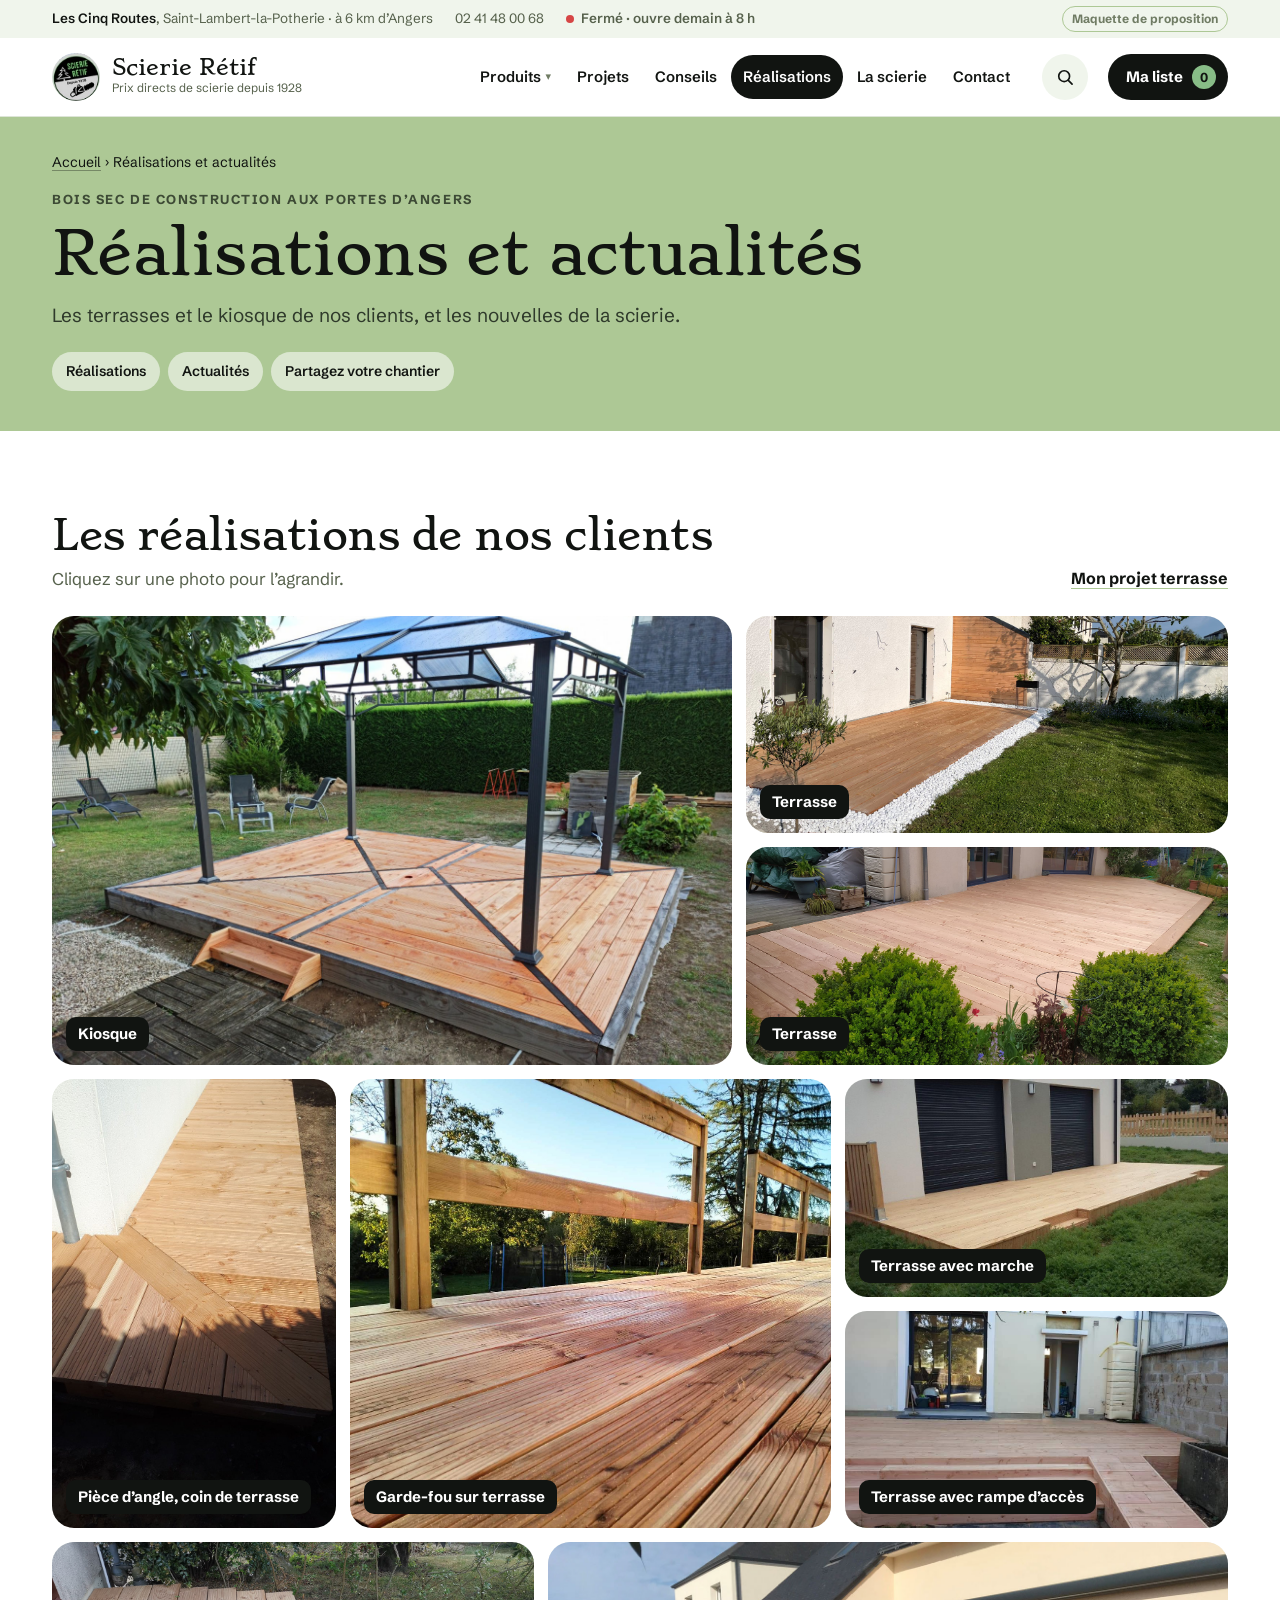
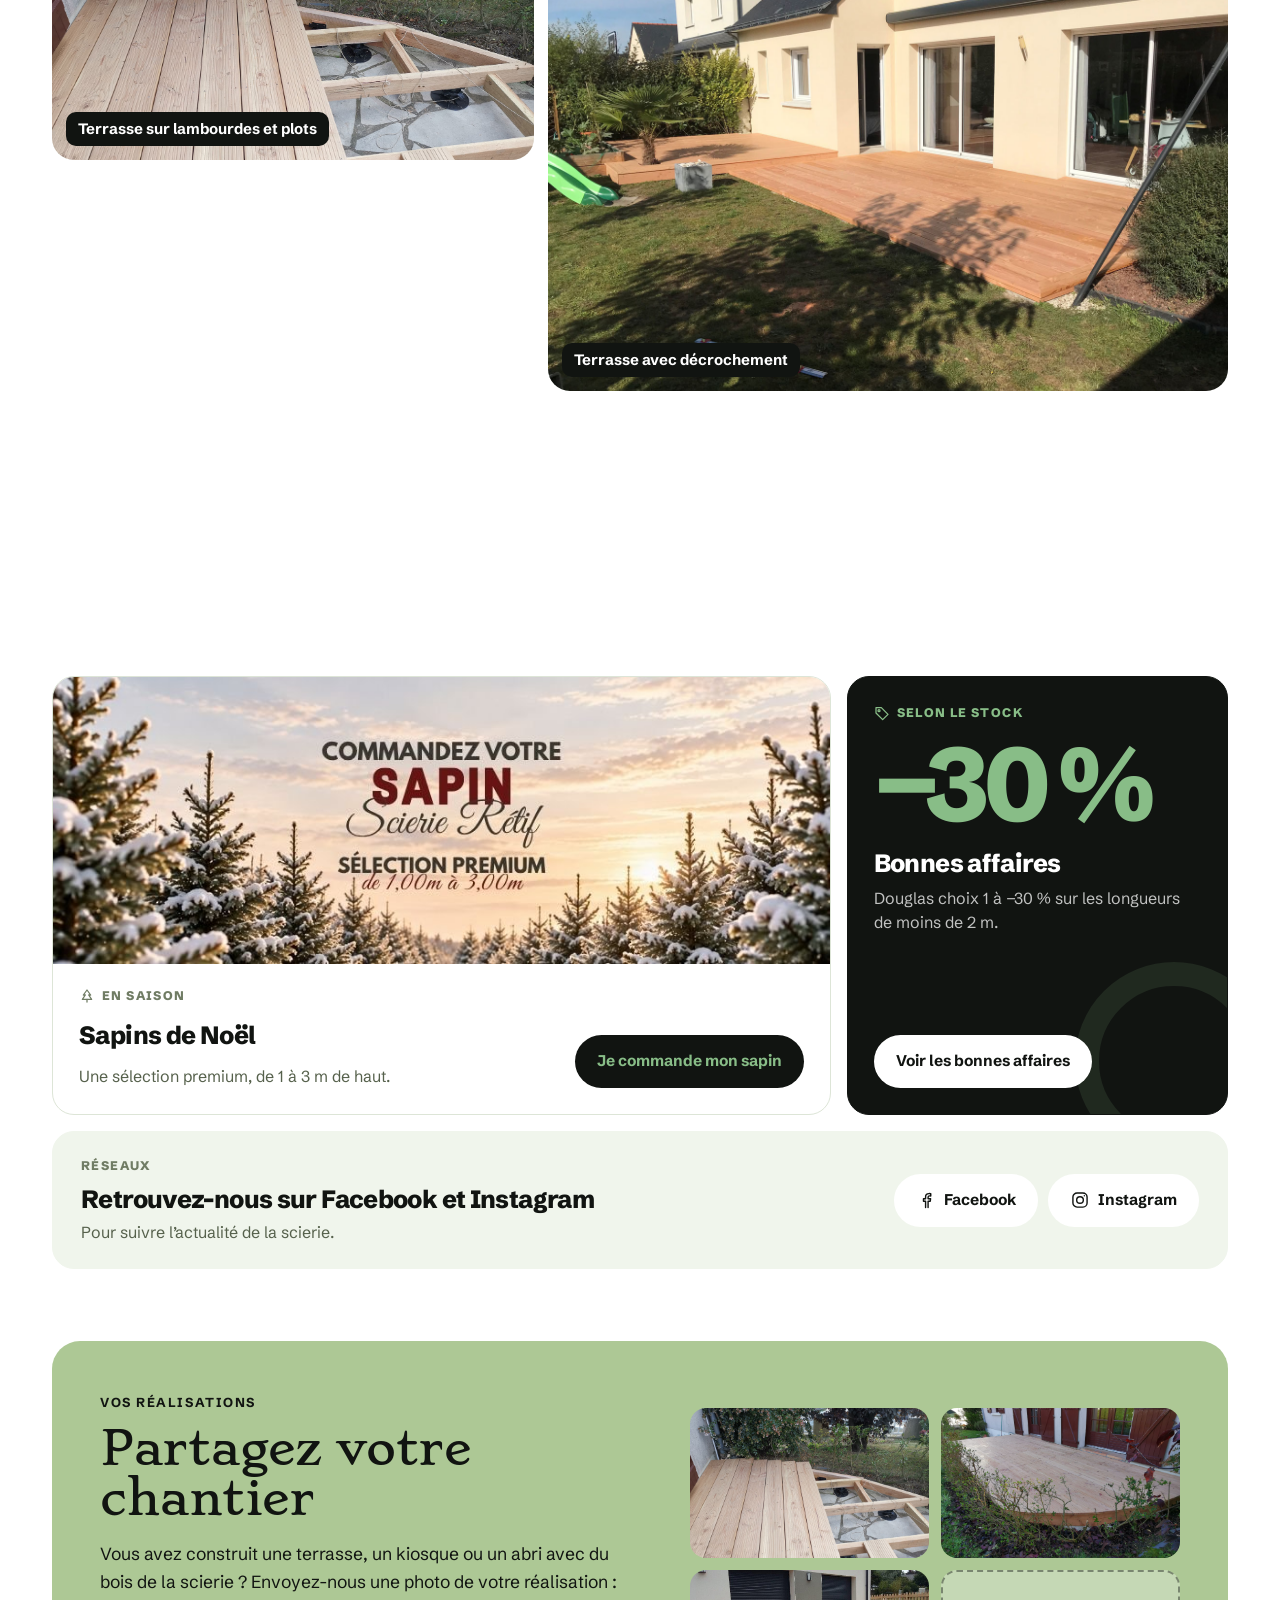
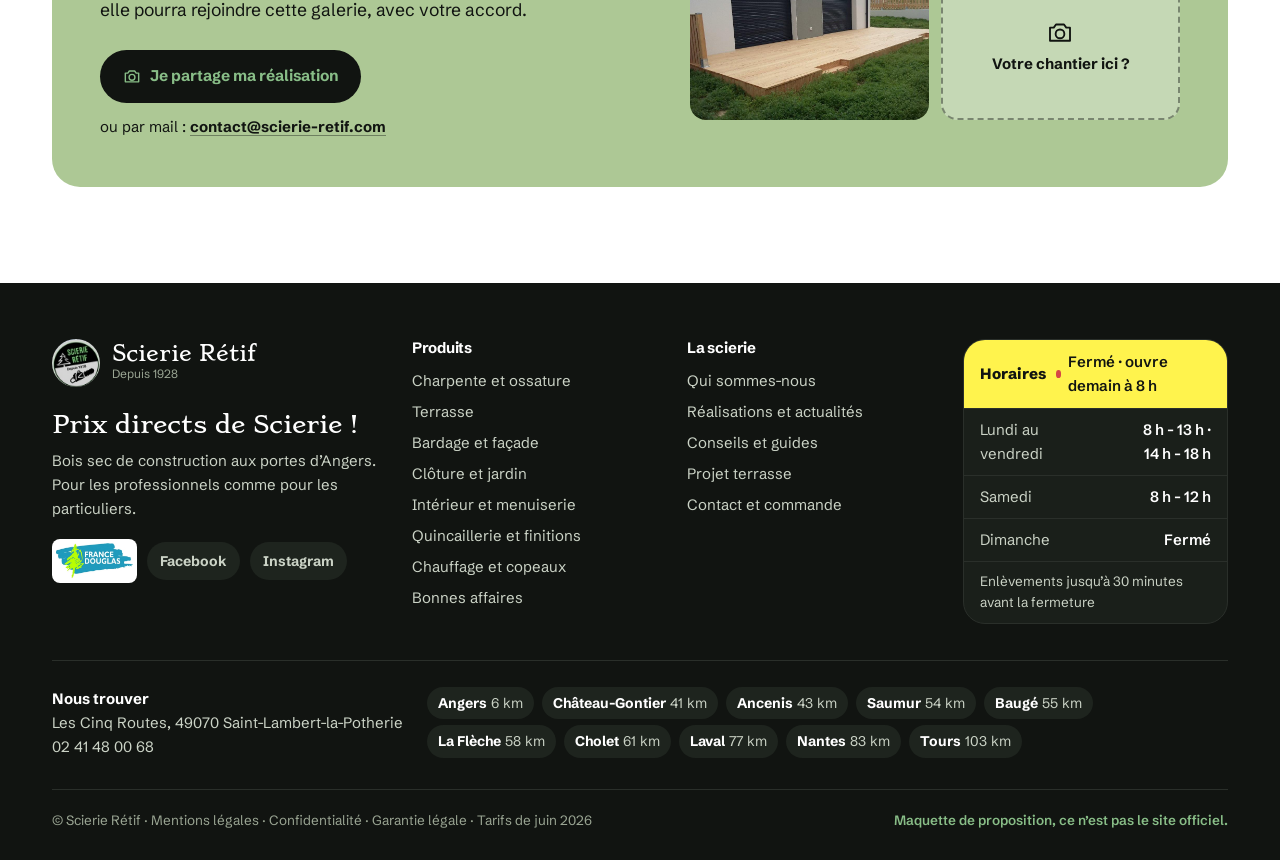
<file: site/realisations.html>
<!doctype html>
<html lang="fr">
<head>
<meta charset="utf-8">
<meta name="robots" content="noindex, nofollow">
<meta name="viewport" content="width=device-width, initial-scale=1">
<title>Réalisations et actualités · Scierie Rétif (maquette)</title>
<link rel="preconnect" href="https://fonts.googleapis.com">
<link rel="preconnect" href="https://fonts.gstatic.com" crossorigin>
<link href="https://fonts.googleapis.com/css2?family=Schibsted+Grotesk:ital,wght@0,400..900;1,400..900&family=Stoke:wght@300;400&display=swap" rel="stylesheet">
<link rel="stylesheet" href="base.css">
<style>
/* Page « Réalisations et actualités » : préfixe « rea- ». */
.rea-ancre{scroll-margin-top:calc(var(--hd) + 24px)}
.rea-ic{width:20px; height:20px; fill:none; stroke:currentColor; stroke-width:1.7; stroke-linecap:round; stroke-linejoin:round; flex:none}

/* En-tête */
.rea-fil{padding:0 0 2px; color:var(--noir)}
.rea-fil a{text-decoration:underline; text-underline-offset:3px; text-decoration-color:color-mix(in srgb, var(--noir) 35%, transparent)}
.rea-fil a:hover{text-decoration-color:var(--noir)}
.rea-tete .r-kicker{margin-top:14px}
.rea-tete .r-lead{margin:0}
.rea-ancres{display:flex; flex-wrap:wrap; gap:8px; margin-top:22px}
.rea-ancres .r-puce{background:color-mix(in srgb, var(--blanc) 55%, transparent)}
.rea-ancres .r-puce:hover{background:var(--blanc)}

/* Galerie : grande mosaïque, agrandissement au clic */
.rea-galerie{list-style:none; margin:0; padding:0; display:grid; grid-template-columns:repeat(12, minmax(0,1fr)); grid-auto-rows:clamp(150px, 17vw, 250px); gap:14px}
.rea-galerie > li{min-width:0}
.rea-t-a{grid-column:span 7; grid-row:span 2}
.rea-t-b{grid-column:span 5}
.rea-t-c{grid-column:span 3; grid-row:span 2}
.rea-t-d{grid-column:span 5; grid-row:span 2}
.rea-t-e{grid-column:span 4}
.rea-tuile{position:relative; display:block; width:100%; height:100%; overflow:hidden; border-radius:var(--r); background:var(--sc); cursor:zoom-in; isolation:isolate}
.rea-tuile img{position:absolute; inset:0; width:100%; height:100%; object-fit:cover; object-position:var(--pos, 50% 50%); transition:transform 1s var(--ease)}
.rea-tuile::after{content:""; position:absolute; inset:0; z-index:1; background:linear-gradient(to top, color-mix(in srgb, var(--noir) 40%, transparent), transparent 45%); opacity:0; transition:opacity .45s}
.rea-tuile:hover img{transform:scale(1.05)}
.rea-tuile:hover::after, .rea-tuile:focus-visible::after{opacity:1}
.rea-tuile .r-plaque{z-index:2; transition:transform .45s var(--ease)}
.rea-tuile:hover .r-plaque{transform:translateY(-3px)}
.rea-agrandir{position:absolute; right:14px; top:14px; z-index:2; display:grid; place-items:center; width:42px; height:42px; border-radius:50%; background:var(--blanc); color:var(--noir); opacity:0; transform:scale(.7); transition:opacity .3s, transform .45s var(--ressort)}
.rea-tuile:hover .rea-agrandir, .rea-tuile:focus-visible .rea-agrandir{opacity:1; transform:none}
.rea-tuile:focus-visible{outline:3px solid var(--noir); outline-offset:3px}
.rea-apres{margin-top:22px}
.rea-apres .r-lien{white-space:nowrap}

/* Visionneuse */
.rea-vis{position:fixed; inset:0; z-index:92; display:grid; grid-template-rows:auto minmax(0,1fr) auto; color:var(--blanc)}
.rea-vis[hidden]{display:none}
.rea-vis-fond{position:absolute; inset:0; background:color-mix(in srgb, var(--noir) 94%, transparent); opacity:0; transition:opacity .45s var(--ease)}
.rea-vis--on .rea-vis-fond{opacity:1}
.rea-vis-haut, .rea-vis-bas{position:relative; display:flex; align-items:center; gap:16px; padding:18px 24px; opacity:0; transition:opacity .35s .12s, transform .5s .12s var(--ease)}
.rea-vis-haut{justify-content:space-between; transform:translateY(-10px)}
.rea-vis-bas{justify-content:center; min-height:76px; transform:translateY(10px)}
.rea-vis--on .rea-vis-haut, .rea-vis--on .rea-vis-bas{opacity:1; transform:none}
.rea-vis-legende{margin:0; display:flex; align-items:baseline; gap:14px; min-width:0}
.rea-vis-legende b{font-size:18px; font-weight:700; line-height:1.3}
.rea-vis-legende span{font-size:14px; color:color-mix(in srgb, var(--blanc) 62%, transparent); font-variant-numeric:tabular-nums; white-space:nowrap}
.rea-vis-scene{position:relative; display:grid; grid-template-columns:minmax(0,1fr); grid-template-rows:minmax(0,1fr); place-items:center; min-height:0; padding:0 100px}
.rea-vis-img{display:block; max-width:100%; max-height:100%; width:auto; height:auto; border-radius:14px; transform-origin:0 0; box-shadow:0 50px 90px -50px var(--noir)}
.rea-vis-btn{display:grid; place-items:center; width:50px; height:50px; border-radius:50%; background:color-mix(in srgb, var(--blanc) 13%, transparent); color:var(--blanc); flex:none; transition:background .25s, color .25s, transform .3s var(--ease), opacity .35s .12s}
.rea-vis-btn:hover{background:var(--vert); color:var(--noir)}
.rea-vis-btn:focus-visible{outline:2px solid var(--vert); outline-offset:3px}
.rea-vis-btn .rea-ic{width:22px; height:22px; stroke-width:2}
.rea-vis-prec, .rea-vis-suiv{position:absolute; top:50%; margin-top:-25px; opacity:0}
.rea-vis--on .rea-vis-prec, .rea-vis--on .rea-vis-suiv{opacity:1}
.rea-vis-prec{left:26px}
.rea-vis-suiv{right:26px}
.rea-vis-prec:hover{transform:translateX(-3px)}
.rea-vis-suiv:hover{transform:translateX(3px)}
.rea-vis-aide{font-size:13.5px; color:color-mix(in srgb, var(--blanc) 55%, transparent); text-align:center}
.rea-vis-aide .rea-tactile{display:none}

/* Actualités */
.rea-actus{display:grid; grid-template-columns:repeat(3, minmax(0,1fr)); gap:16px}
.rea-actu{display:flex; flex-direction:column; border:1px solid var(--ligne); border-radius:var(--r); overflow:hidden; background:var(--blanc); transition:transform .4s var(--ease), box-shadow .4s}
.rea-actu:hover{transform:translateY(-4px); box-shadow:0 30px 50px -40px color-mix(in srgb, var(--noir) 60%, transparent)}
.rea-actu--sapins{grid-column:span 2}
.rea-actu-img{overflow:hidden; background:var(--sc)}
.rea-actu-img img{width:100%; height:auto; aspect-ratio:851 / 315; object-fit:cover; transition:transform 1.4s var(--ease)}
.rea-actu:hover .rea-actu-img img{transform:scale(1.03)}
.rea-actu-corps{display:flex; flex-direction:column; flex:1; padding:22px 26px 26px}
.rea-actu--sapins .rea-actu-corps{display:grid; grid-template-columns:minmax(0,1fr) auto; align-items:end; gap:6px 24px}
.rea-actu--sapins .rea-actu-corps .r-btn{grid-column:2; grid-row:1 / span 3; align-self:end}
.rea-tag{display:inline-flex; align-items:center; gap:7px; align-self:flex-start; justify-self:start; font-size:12.5px; font-weight:800; letter-spacing:.11em; text-transform:uppercase; color:var(--olive); margin-bottom:8px}
.rea-tag .rea-ic{width:16px; height:16px; stroke-width:1.9}
.rea-actu h3{font-size:25px; font-weight:800; letter-spacing:-.025em}
.rea-actu p{color:var(--of); font-size:16px; line-height:1.5; margin:8px 0 18px}
.rea-actu--sapins p{margin-bottom:0}
.rea-actu .r-btn{align-self:flex-start; margin-top:auto}
.rea-actu--affaires{position:relative; background:var(--noir); border-color:var(--noir); color:var(--blanc); padding:26px 26px 26px}
.rea-actu--affaires .rea-tag{color:var(--vert)}
.rea-actu--affaires p{color:color-mix(in srgb, var(--blanc) 74%, transparent)}
.rea-remise{display:block; margin:6px 0 18px; font-size:104px; font-weight:800; letter-spacing:-.065em; line-height:.9; color:var(--vert); transform-origin:0 100%}
.rea-actus.vu .rea-remise{animation:rea-tampon .9s .35s var(--ressort) both}
@keyframes rea-tampon{from{opacity:0; transform:scale(.6) rotate(-6deg)} to{opacity:1; transform:none}}
.rea-actu--affaires > *{position:relative; z-index:1}
.rea-actu--affaires::after{content:""; position:absolute; right:-46px; bottom:-46px; z-index:0; width:150px; height:150px; border-radius:50%; border:24px solid color-mix(in srgb, var(--vert) 12%, transparent); pointer-events:none}
.rea-actu--reseaux{grid-column:1 / -1; flex-direction:row; align-items:center; justify-content:space-between; gap:20px 28px; flex-wrap:wrap; padding:24px 28px; background:var(--sc); border-color:var(--sc)}
.rea-actu--reseaux > div:first-child{display:flex; flex-direction:column; min-width:0}
.rea-actu--reseaux p{margin:6px 0 0}
.rea-reseaux{display:flex; flex-wrap:wrap; gap:10px}
.rea-reseaux .r-btn{background:var(--blanc)}
.rea-reseaux .r-btn:hover{background:var(--noir); color:var(--vert)}

/* Partagez votre chantier */
.rea-partage{display:grid; grid-template-columns:minmax(0,1.1fr) minmax(0,1fr); gap:52px; align-items:center; background:var(--sauge); border-radius:28px; padding:48px; overflow:hidden}
.rea-partage .r-kicker{color:var(--noir)}
.rea-partage h2{font-size:46px; margin:8px 0 16px}
.rea-partage p{font-size:17.5px; max-width:540px; margin:0}
.rea-partage-actions{display:flex; flex-wrap:wrap; align-items:center; gap:12px 18px; margin-top:26px}
.rea-partage-actions .rea-ic{width:20px; height:20px}
.rea-partage-actions > span{font-size:15px}
.rea-partage-actions > span a{font-weight:700; text-decoration:underline; text-underline-offset:3px; text-decoration-color:color-mix(in srgb, var(--noir) 40%, transparent); overflow-wrap:anywhere}
.rea-partage-actions > span a:hover{text-decoration-color:var(--noir)}
.rea-mosaique{display:grid; grid-template-columns:repeat(2, minmax(0,1fr)); grid-auto-rows:150px; gap:12px}
.rea-mosaique > *{border-radius:16px; overflow:hidden}
.rea-mosaique img{width:100%; height:100%; object-fit:cover}
.rea-mosaique-vide{display:grid; place-items:center; align-content:center; gap:8px; padding:10px; border:2px dashed color-mix(in srgb, var(--noir) 42%, transparent); background:color-mix(in srgb, var(--blanc) 30%, transparent); text-align:center; font-weight:700; font-size:15px; line-height:1.25}
.rea-mosaique-vide .rea-ic{width:30px; height:30px; stroke-width:1.5}
.rea-partage.vu .rea-mosaique > *{animation:rea-pose .9s var(--ease) both}
.rea-partage.vu .rea-mosaique > *:nth-child(2){animation-delay:.1s}
.rea-partage.vu .rea-mosaique > *:nth-child(3){animation-delay:.2s}
.rea-partage.vu .rea-mosaique > *:nth-child(4){animation-delay:.3s}
.rea-partage.vu .rea-mosaique-vide .rea-ic{animation:rea-pouls 3.4s 1.4s ease-in-out infinite}
@keyframes rea-pose{from{opacity:0; transform:translateY(18px) scale(.97)} to{opacity:1; transform:none}}
@keyframes rea-pouls{0%, 100%{transform:none} 50%{transform:scale(1.12)}}

/* Écrans plus petits */
@media (max-width:980px){
  .rea-actus{grid-template-columns:minmax(0,1fr) minmax(0,1fr)}
  .rea-actu--sapins{grid-column:1 / -1}
  .rea-partage{grid-template-columns:minmax(0,1fr); gap:30px}
}
@media (max-width:760px){
  .rea-galerie{grid-template-columns:repeat(2, minmax(0,1fr)); grid-auto-rows:150px; gap:10px}
  .rea-t-a{grid-column:span 2; grid-row:span 2}
  .rea-t-b, .rea-t-d, .rea-t-e{grid-column:span 1; grid-row:span 1}
  .rea-t-c{grid-column:span 1; grid-row:span 2}
  .rea-t-f{grid-column:span 2}
  .rea-tuile{border-radius:var(--r-s)}
  .rea-tuile .r-plaque{left:8px; right:8px; bottom:8px; max-width:calc(100% - 16px); font-size:13px; padding:6px 9px; border-radius:8px}
  .rea-actus{grid-template-columns:minmax(0,1fr)}
  .rea-actu--sapins .rea-actu-corps{display:flex; align-items:stretch}
  .rea-actu--sapins .rea-actu-corps .r-btn{align-self:flex-start}
  .rea-actu--sapins p{margin-bottom:18px}
  .rea-actu-corps{padding:20px 20px 22px}
  .rea-actu--affaires{padding:22px 20px}
  .rea-remise{font-size:84px}
  .rea-actu--reseaux{padding:22px 20px}
  .rea-partage{padding:28px 18px; border-radius:var(--r)}
  .rea-partage h2{font-size:32px}
  .rea-mosaique{grid-auto-rows:112px; gap:10px}
  .rea-vis-haut{padding:14px 14px 10px 18px}
  .rea-vis-legende{flex-direction:column; align-items:flex-start; gap:2px}
  .rea-vis-legende b{font-size:16px}
  .rea-vis-scene{padding:0 12px}
  .rea-vis-bas{padding:16px 84px 22px; min-height:88px}
  .rea-vis-prec, .rea-vis-suiv{top:auto; bottom:19px; margin-top:0}
  .rea-vis-prec{left:16px}
  .rea-vis-suiv{right:16px}
}
@media (hover:none){
  .rea-agrandir{opacity:.94; transform:none; width:34px; height:34px; right:10px; top:10px}
  .rea-agrandir .rea-ic{width:16px; height:16px}
  .rea-vis-aide .rea-clavier{display:none}
  .rea-vis-aide .rea-tactile{display:inline}
}
</style>
</head>
<body data-page="realisations">
<header data-entete></header>
<main>
  <section class="r-tete-page r-tete-page--bandeau rea-tete">
    <div class="r-wrap">
      <nav class="r-fil rea-fil" aria-label="Fil d’Ariane"><a href="index.html">Accueil</a> <span aria-hidden="true">›</span> Réalisations et actualités</nav>
      <span class="r-kicker">Bois sec de construction aux portes d’Angers</span>
      <h1>Réalisations et actualités</h1>
      <p class="r-lead">Les terrasses et le kiosque de nos clients, et les nouvelles de la scierie.</p>
      <nav class="rea-ancres" aria-label="Sur cette page"><a class="r-puce" href="#realisations">Réalisations</a><a class="r-puce" href="#actualites">Actualités</a><a class="r-puce" href="#partager">Partagez votre chantier</a></nav>
    </div>
  </section>

  <div class="r-wrap">
    <section class="r-section rea-ancre" id="realisations" aria-labelledby="rea-galerie-titre">
      <div class="r-tete r-reveal"><div><h2 id="rea-galerie-titre">Les réalisations de nos clients</h2><p>Cliquez sur une photo pour l’agrandir.</p></div><a class="r-lien" href="terrasse.html">Mon projet terrasse</a></div>
      <ul class="rea-galerie js-rea-galerie">
        <li class="rea-t-a r-reveal"><button type="button" class="rea-tuile" aria-label="Agrandir la photo : Kiosque"><img src="img/kiosque.jpg" width="1400" height="1050" alt="" style="--pos:55% 50%"><span class="r-plaque">Kiosque</span><span class="rea-agrandir" aria-hidden="true"><svg class="rea-ic" viewBox="0 0 24 24"><path d="M4 9V4h5M20 9V4h-5M4 15v5h5M20 15v5h-5"/></svg></span></button></li>
        <li class="rea-t-b r-reveal" style="transition-delay:.08s"><button type="button" class="rea-tuile" aria-label="Agrandir la photo : Terrasse"><img src="img/terrasse-maison.jpg" width="1400" height="1050" alt="" style="--pos:30% 85%"><span class="r-plaque">Terrasse</span><span class="rea-agrandir" aria-hidden="true"><svg class="rea-ic" viewBox="0 0 24 24"><path d="M4 9V4h5M20 9V4h-5M4 15v5h5M20 15v5h-5"/></svg></span></button></li>
        <li class="rea-t-b r-reveal" style="transition-delay:.16s"><button type="button" class="rea-tuile" aria-label="Agrandir la photo : Terrasse"><img src="img/terrasse-jardin.jpg" width="1400" height="1050" alt="" style="--pos:50% 70%"><span class="r-plaque">Terrasse</span><span class="rea-agrandir" aria-hidden="true"><svg class="rea-ic" viewBox="0 0 24 24"><path d="M4 9V4h5M20 9V4h-5M4 15v5h5M20 15v5h-5"/></svg></span></button></li>
        <li class="rea-t-c r-reveal"><button type="button" class="rea-tuile" aria-label="Agrandir la photo : Pièce d’angle, coin de terrasse"><img src="img/rea-piece-angle.jpg" width="788" height="1400" alt="" style="--pos:50% 30%"><span class="r-plaque">Pièce d’angle, coin de terrasse</span><span class="rea-agrandir" aria-hidden="true"><svg class="rea-ic" viewBox="0 0 24 24"><path d="M4 9V4h5M20 9V4h-5M4 15v5h5M20 15v5h-5"/></svg></span></button></li>
        <li class="rea-t-d r-reveal" style="transition-delay:.08s"><button type="button" class="rea-tuile" aria-label="Agrandir la photo : Garde-fou sur terrasse"><img src="img/produits/pergola-terrasse.jpg" width="1600" height="1205" alt="" style="--pos:20% 50%"><span class="r-plaque">Garde-fou sur terrasse</span><span class="rea-agrandir" aria-hidden="true"><svg class="rea-ic" viewBox="0 0 24 24"><path d="M4 9V4h5M20 9V4h-5M4 15v5h5M20 15v5h-5"/></svg></span></button></li>
        <li class="rea-t-e r-reveal" style="transition-delay:.16s"><button type="button" class="rea-tuile" aria-label="Agrandir la photo : Terrasse avec marche"><img src="img/terrasse-garage.jpg" width="1024" height="576" alt="" style="--pos:45% 50%"><span class="r-plaque">Terrasse avec marche</span><span class="rea-agrandir" aria-hidden="true"><svg class="rea-ic" viewBox="0 0 24 24"><path d="M4 9V4h5M20 9V4h-5M4 15v5h5M20 15v5h-5"/></svg></span></button></li>
        <li class="rea-t-e r-reveal" style="transition-delay:.24s"><button type="button" class="rea-tuile" aria-label="Agrandir la photo : Terrasse avec rampe d’accès"><img src="img/produits/terrasse-rampe.jpg" width="960" height="720" alt="" style="--pos:50% 85%"><span class="r-plaque">Terrasse avec rampe d’accès</span><span class="rea-agrandir" aria-hidden="true"><svg class="rea-ic" viewBox="0 0 24 24"><path d="M4 9V4h5M20 9V4h-5M4 15v5h5M20 15v5h-5"/></svg></span></button></li>
        <li class="rea-t-b r-reveal"><button type="button" class="rea-tuile" aria-label="Agrandir la photo : Terrasse sur lambourdes et plots"><img src="img/terrasse-chantier.jpg" width="1400" height="1050" alt="" style="--pos:55% 65%"><span class="r-plaque">Terrasse sur lambourdes et plots</span><span class="rea-agrandir" aria-hidden="true"><svg class="rea-ic" viewBox="0 0 24 24"><path d="M4 9V4h5M20 9V4h-5M4 15v5h5M20 15v5h-5"/></svg></span></button></li>
        <li class="rea-t-a r-reveal" style="transition-delay:.08s"><button type="button" class="rea-tuile" aria-label="Agrandir la photo : Terrasse avec décrochement"><img src="img/rea-decrochement.jpg" width="1400" height="1050" alt="" style="--pos:55% 50%"><span class="r-plaque">Terrasse avec décrochement</span><span class="rea-agrandir" aria-hidden="true"><svg class="rea-ic" viewBox="0 0 24 24"><path d="M4 9V4h5M20 9V4h-5M4 15v5h5M20 15v5h-5"/></svg></span></button></li>
        <li class="rea-t-b rea-t-f r-reveal" style="transition-delay:.16s"><button type="button" class="rea-tuile" aria-label="Agrandir la photo : Coins arrondis"><img src="img/rea-coins-arrondis.jpg" width="1400" height="1050" alt="" style="--pos:50% 75%"><span class="r-plaque">Coins arrondis</span><span class="rea-agrandir" aria-hidden="true"><svg class="rea-ic" viewBox="0 0 24 24"><path d="M4 9V4h5M20 9V4h-5M4 15v5h5M20 15v5h-5"/></svg></span></button></li>
      </ul>
      <div class="rea-apres r-reveal"><div class="r-conseil"><div><b>Le conseil de la scierie</b>Avant de commander, faites d’abord le plan de votre terrasse : le calepinage. <a class="r-lien" href="conseils.html#calepinage">Lire le conseil</a></div></div></div>
    </section>

    <section class="r-section rea-ancre" id="actualites" aria-labelledby="rea-actu-titre">
      <div class="r-tete r-reveal"><div><h2 id="rea-actu-titre">Actualités</h2><p>Les nouvelles de la scierie, au fil des saisons.</p></div></div>
      <div class="rea-actus r-reveal">
        <article class="rea-actu rea-actu--sapins">
          <div class="rea-actu-img"><img src="img/produits/sapins.jpg" width="851" height="315" alt="Bannière de la scierie : commandez votre sapin, sélection premium de 1,00 m à 3,00 m"></div>
          <div class="rea-actu-corps">
            <span class="rea-tag"><svg class="rea-ic" viewBox="0 0 24 24" aria-hidden="true"><path d="M12 3 6.5 10.5h3L5 17h14l-4.5-6.5h3z"/><path d="M12 17v4"/></svg>En saison</span>
            <h3>Sapins de Noël</h3>
            <p>Une sélection premium, de 1 à 3&nbsp;m de haut.</p>
            <a class="r-btn r-btn--noir" href="contact.html?sujet=sapin#ctc-formulaire">Je commande mon sapin</a>
          </div>
        </article>
        <article class="rea-actu rea-actu--affaires">
          <span class="rea-tag"><svg class="rea-ic" viewBox="0 0 24 24" aria-hidden="true"><path d="M3 12V4h8l10 10-8 8z"/><circle cx="7.5" cy="8.5" r="1.5"/></svg>Selon le stock</span>
          <span class="rea-remise" aria-hidden="true">−30&nbsp;%</span>
          <h3>Bonnes affaires</h3>
          <p>Douglas choix 1 à −30&nbsp;% sur les longueurs de moins de 2&nbsp;m.</p>
          <a class="r-btn r-btn--blanc" href="produits.html#affaires">Voir les bonnes affaires</a>
        </article>
        <article class="rea-actu rea-actu--reseaux">
          <div>
            <span class="rea-tag">Réseaux</span>
            <h3>Retrouvez-nous sur Facebook et Instagram</h3>
            <p>Pour suivre l’actualité de la scierie.</p>
          </div>
          <div class="rea-reseaux">
            <a class="r-btn" href="https://www.facebook.com/ScierieRetif1" target="_blank" rel="noopener"><svg class="rea-ic" viewBox="0 0 24 24" aria-hidden="true"><path d="M14.5 21v-7.5h2.6l.4-3h-3V8.6c0-.9.3-1.5 1.6-1.5h1.6V4.4a21 21 0 0 0-2.3-.1c-2.3 0-3.9 1.4-3.9 4v2.2H9v3h2.5V21"/></svg>Facebook</a>
            <a class="r-btn" href="https://www.instagram.com/scierie_retif/" target="_blank" rel="noopener"><svg class="rea-ic" viewBox="0 0 24 24" aria-hidden="true"><rect x="3.5" y="3.5" width="17" height="17" rx="5"/><circle cx="12" cy="12" r="4"/><path d="M17.2 6.8h.01"/></svg>Instagram</a>
          </div>
        </article>
      </div>
    </section>

    <section class="r-section rea-ancre" id="partager" aria-labelledby="rea-partage-titre">
      <div class="rea-partage r-reveal">
        <div>
          <span class="r-kicker">Vos réalisations</span>
          <h2 id="rea-partage-titre">Partagez votre chantier</h2>
          <p>Vous avez construit une terrasse, un kiosque ou un abri avec du bois de la scierie&nbsp;? Envoyez-nous une photo de votre réalisation&nbsp;: elle pourra rejoindre cette galerie, avec votre accord.</p>
          <div class="rea-partage-actions">
            <a class="r-btn r-btn--noir" href="contact.html?sujet=chantier#ctc-formulaire"><svg class="rea-ic" viewBox="0 0 24 24" aria-hidden="true"><path d="M4 8.5h3l1.8-2.5h6.4L17 8.5h3v10.5H4z"/><circle cx="12" cy="13.5" r="3.5"/></svg>Je partage ma réalisation</a>
            <span>ou par mail&nbsp;: <a href="mailto:contact@scierie-retif.com?subject=Ma%20r%C3%A9alisation">contact@scierie-retif.com</a></span>
          </div>
        </div>
        <div class="rea-mosaique" aria-hidden="true">
          <img src="img/terrasse-chantier.jpg" alt="" style="object-position:60% 60%">
          <img src="img/rea-coins-arrondis.jpg" alt="" style="object-position:50% 70%">
          <img src="img/terrasse-garage.jpg" alt="" style="object-position:40% 55%">
          <div class="rea-mosaique-vide"><svg class="rea-ic" viewBox="0 0 24 24"><path d="M4 8.5h3l1.8-2.5h6.4L17 8.5h3v10.5H4z"/><circle cx="12" cy="13.5" r="3.5"/></svg><span>Votre chantier ici&nbsp;?</span></div>
        </div>
      </div>
    </section>
  </div>
</main>
<footer data-pied></footer>
<script src="donnees.js"></script>
<script src="base.js"></script>
<script>
(function(){
  'use strict';
  var S = window.RetifSite;
  var EASE = 'cubic-bezier(.22,.61,.36,1)';
  var tuiles = Array.prototype.slice.call(document.querySelectorAll('.js-rea-galerie .rea-tuile'));
  var PHOTOS = tuiles.map(function(t){
    var im = t.querySelector('img');
    return {src:im.getAttribute('src'), w:+im.getAttribute('width'), h:+im.getAttribute('height'), legende:t.querySelector('.r-plaque').textContent};
  });
  var ic = function(d){ return '<svg class="rea-ic" viewBox="0 0 24 24" aria-hidden="true">' + d + '</svg>'; };

  /* La visionneuse, construite une fois */
  var vis = document.createElement('div');
  vis.className = 'rea-vis';
  vis.hidden = true;
  vis.setAttribute('role', 'dialog');
  vis.setAttribute('aria-modal', 'true');
  vis.setAttribute('aria-label', 'Visionneuse des réalisations');
  vis.innerHTML = '<div class="rea-vis-fond"></div>' +
    '<div class="rea-vis-haut"><p class="rea-vis-legende" aria-live="polite"><b class="js-rea-titre"></b><span class="js-rea-compte"></span></p>' +
      '<button type="button" class="rea-vis-btn js-rea-x" aria-label="Fermer la visionneuse">' + ic('<path d="M6 6l12 12M18 6 6 18"/>') + '</button></div>' +
    '<div class="rea-vis-scene"><img class="rea-vis-img" alt=""></div>' +
    '<div class="rea-vis-bas"><p class="rea-vis-aide"><span class="rea-clavier">Échap pour fermer · flèches ← → pour changer de photo</span><span class="rea-tactile">Glissez pour changer de photo</span></p></div>' +
    '<button type="button" class="rea-vis-btn rea-vis-prec js-rea-prec" aria-label="Photo précédente">' + ic('<path d="M15 5l-7 7 7 7"/>') + '</button>' +
    '<button type="button" class="rea-vis-btn rea-vis-suiv js-rea-suiv" aria-label="Photo suivante">' + ic('<path d="M9 5l7 7-7 7"/>') + '</button>';
  document.body.appendChild(vis);
  var img = vis.querySelector('.rea-vis-img'), btnX = vis.querySelector('.js-rea-x'), btnP = vis.querySelector('.js-rea-prec'), btnS = vis.querySelector('.js-rea-suiv');
  var idx = 0, ouvert = false, occupe = false, retour = null;

  function remplir(i){
    var p = PHOTOS[i];
    img.width = p.w; img.height = p.h; img.src = p.src;
    img.alt = p.legende + ', réalisation d’un client';
    vis.querySelector('.js-rea-titre').textContent = p.legende;
    vis.querySelector('.js-rea-compte').textContent = (i + 1) + ' / ' + PHOTOS.length;
    [i - 1, i + 1].forEach(function(j){ (new Image()).src = PHOTOS[(j + PHOTOS.length) % PHOTOS.length].src; });
  }
  function pret(){ return img.decode ? img.decode().catch(function(){}) : Promise.resolve(); }

  /* Place la grande image exactement sur la vignette (même cadrage que object-fit: cover) */
  function surVignette(t){
    var f = img.getBoundingClientRect(), vi = t.querySelector('img'), r = vi.getBoundingClientRect(), c = t.getBoundingClientRect();
    var iw = img.naturalWidth || PHOTOS[idx].w, ih = img.naturalHeight || PHOTOS[idx].h;
    var s = Math.max(r.width / iw, r.height / ih), k = s / (f.width / iw);
    var pos = getComputedStyle(vi).objectPosition.split(' ');
    var px = (parseFloat(pos[0]) || 50) / 100, py = (parseFloat(pos[1]) || 50) / 100;
    var x0 = (c.left - r.left - (r.width - iw * s) * px) / k, y0 = (c.top - r.top - (r.height - ih * s) * py) / k;
    var vw = c.width / k, vh = c.height / k, rad = (parseFloat(getComputedStyle(t).borderTopLeftRadius) || 0) / k;
    return {
      transform:'translate(' + (c.left - f.left - k * x0) + 'px,' + (c.top - f.top - k * y0) + 'px) scale(' + k + ')',
      clipPath:'inset(' + y0 + 'px ' + (f.width - x0 - vw) + 'px ' + (f.height - y0 - vh) + 'px ' + x0 + 'px round ' + rad + 'px)'
    };
  }
  var PLEIN = {transform:'translate(0px,0px) scale(1)', clipPath:'inset(0px 0px 0px 0px round 14px)'};

  function bloquer(on){
    var de = document.documentElement;
    if (on){ var sb = window.innerWidth - de.clientWidth; de.style.overflow = 'hidden'; if (sb > 0) document.body.style.paddingRight = sb + 'px'; }
    else { de.style.overflow = ''; document.body.style.paddingRight = ''; }
  }

  function ouvrir(i){
    if (ouvert) return;
    idx = i; retour = tuiles[i]; ouvert = true; occupe = true;
    remplir(i);
    img.style.opacity = '0';
    bloquer(true);
    vis.hidden = false;
    void vis.offsetWidth;
    vis.classList.add('rea-vis--on');
    btnX.focus({preventScroll:true});
    pret().then(function(){
      img.style.opacity = '';
      if (S.reduit){ occupe = false; return; }
      var a = surVignette(tuiles[i]);
      img.animate([a, PLEIN], {duration:560, easing:EASE}).onfinish = function(){ occupe = false; };
    });
  }

  function fermer(){
    if (!ouvert) return;
    ouvert = false; occupe = true;
    img.getAnimations().forEach(function(a){ a.cancel(); });
    var t = tuiles[idx], fin = function(){ vis.hidden = true; img.style.opacity = ''; bloquer(false); occupe = false; if (retour) retour.focus({preventScroll:true}); };
    vis.classList.remove('rea-vis--on');
    if (S.reduit){ fin(); return; }
    var r = t.getBoundingClientRect();
    if (r.bottom > 0 && r.top < window.innerHeight){
      var a = surVignette(t), an = img.animate([PLEIN, a], {duration:440, easing:'cubic-bezier(.4,0,.2,1)', fill:'forwards'});
      an.onfinish = function(){ fin(); an.cancel(); };
    } else {
      var an2 = img.animate([{opacity:1, transform:'scale(1)'}, {opacity:0, transform:'scale(.96)'}], {duration:260, easing:'ease-in', fill:'forwards'});
      an2.onfinish = function(){ fin(); an2.cancel(); };
    }
  }

  function aller(d){
    if (!ouvert || occupe) return;
    var n = (idx + d + PHOTOS.length) % PHOTOS.length;
    retour = tuiles[n];
    if (S.reduit){ idx = n; remplir(n); return; }
    occupe = true;
    var sortie = img.animate([{opacity:1, transform:'translateX(0px)'}, {opacity:0, transform:'translateX(' + (-d * 44) + 'px)'}], {duration:170, easing:'ease-in', fill:'forwards'});
    sortie.onfinish = function(){
      idx = n; remplir(n);
      pret().then(function(){
        sortie.cancel();
        img.animate([{opacity:0, transform:'translateX(' + (d * 44) + 'px)'}, {opacity:1, transform:'translateX(0px)'}], {duration:320, easing:EASE}).onfinish = function(){ occupe = false; };
      });
    };
  }

  tuiles.forEach(function(t, i){ t.addEventListener('click', function(){ ouvrir(i); }); });
  btnX.addEventListener('click', fermer);
  btnP.addEventListener('click', function(){ aller(-1); });
  btnS.addEventListener('click', function(){ aller(1); });
  vis.addEventListener('click', function(e){
    var c = e.target;
    if (c === vis || c.classList.contains('rea-vis-fond') || c.classList.contains('rea-vis-scene') || c.classList.contains('rea-vis-haut') || c.classList.contains('rea-vis-bas')) fermer();
  });
  document.addEventListener('keydown', function(e){
    if (!ouvert) return;
    if (e.key === 'Escape'){ e.preventDefault(); fermer(); }
    else if (e.key === 'ArrowRight'){ e.preventDefault(); aller(1); }
    else if (e.key === 'ArrowLeft'){ e.preventDefault(); aller(-1); }
    else if (e.key === 'Tab'){
      var f = [btnX, btnP, btnS], i = f.indexOf(document.activeElement);
      e.preventDefault();
      f[(i + (e.shiftKey ? -1 : 1) + f.length) % f.length].focus();
    }
  });
  /* Glisser sur téléphone : gauche ou droite pour changer, vers le bas pour fermer */
  var x0 = null, y0 = null;
  vis.addEventListener('touchstart', function(e){ if (e.touches.length === 1){ x0 = e.touches[0].clientX; y0 = e.touches[0].clientY; } else x0 = null; }, {passive:true});
  vis.addEventListener('touchend', function(e){
    if (x0 === null) return;
    var t = e.changedTouches[0], dx = t.clientX - x0, dy = t.clientY - y0;
    x0 = null;
    if (Math.abs(dx) > 50 && Math.abs(dx) > Math.abs(dy) * 1.3) aller(dx < 0 ? 1 : -1);
    else if (dy > 90 && dy > Math.abs(dx) * 1.3) fermer();
  }, {passive:true});
})();
</script>
</body>
</html>
</file>
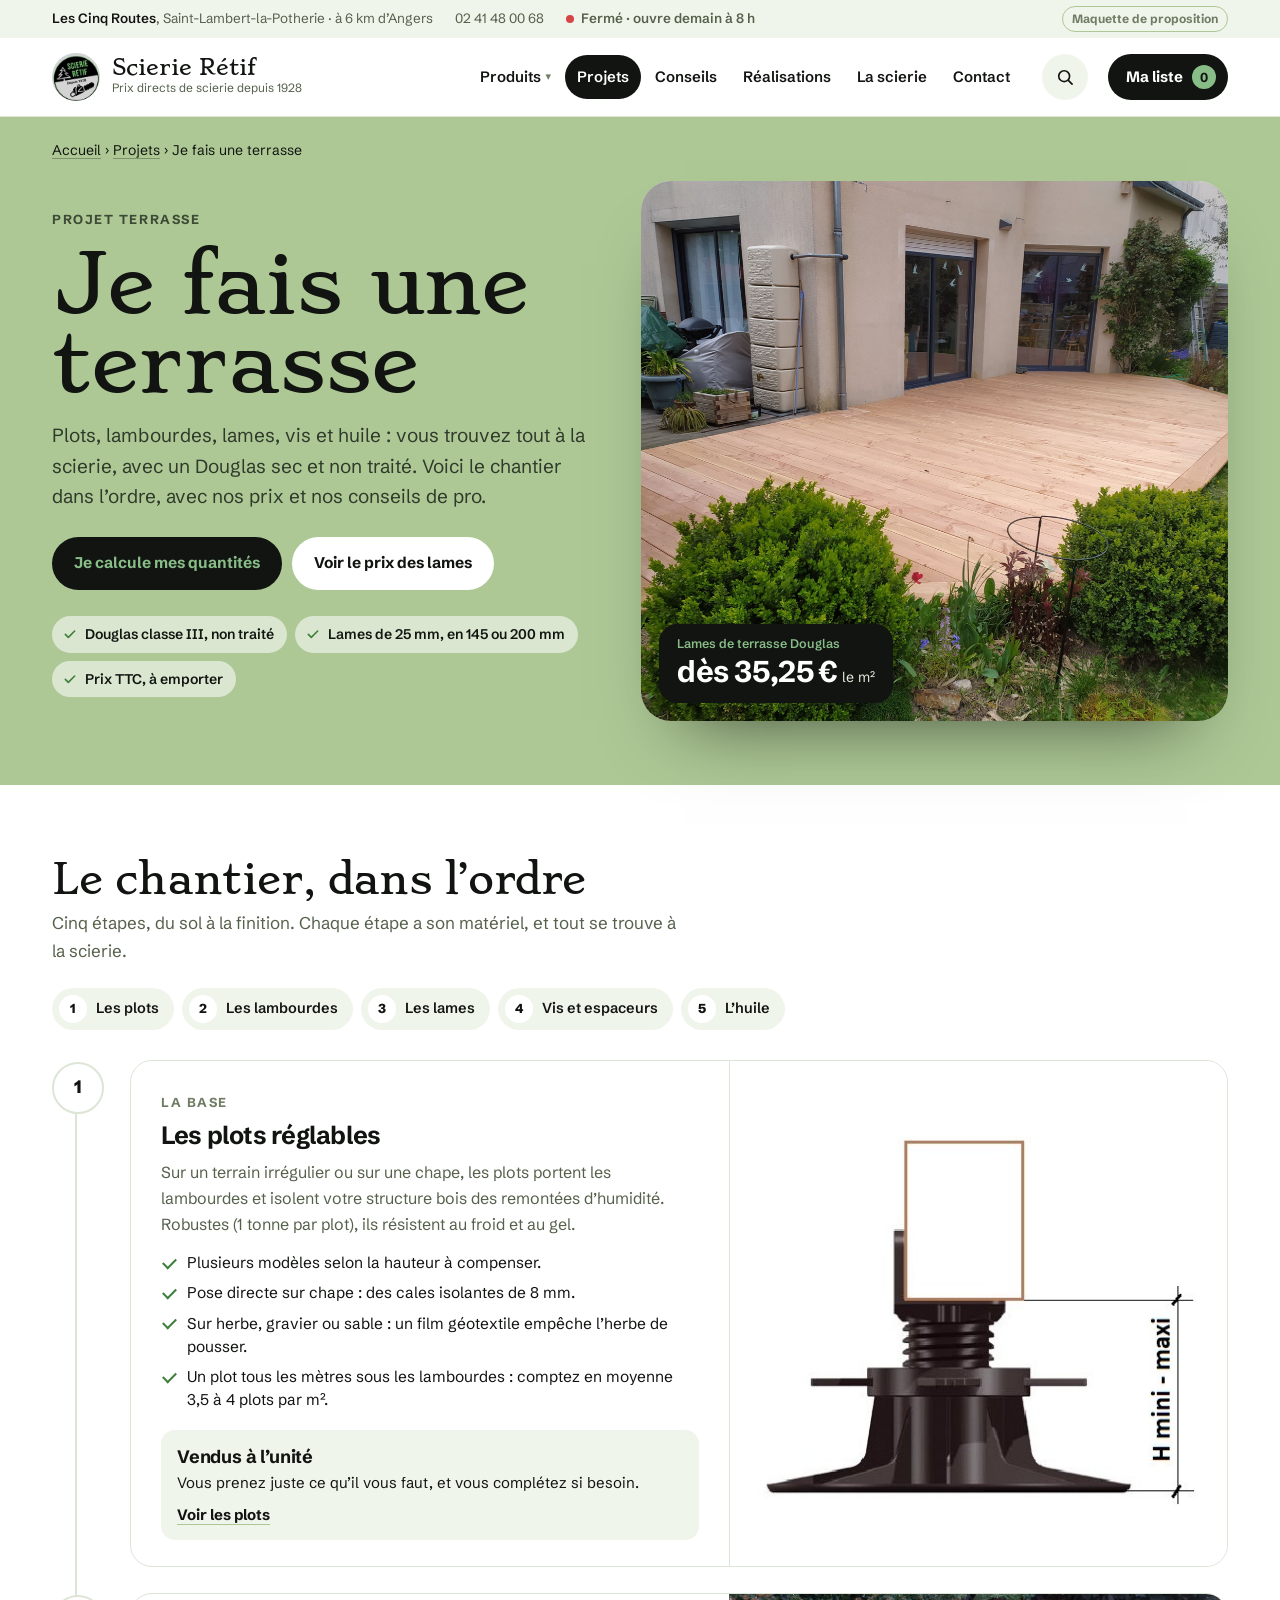
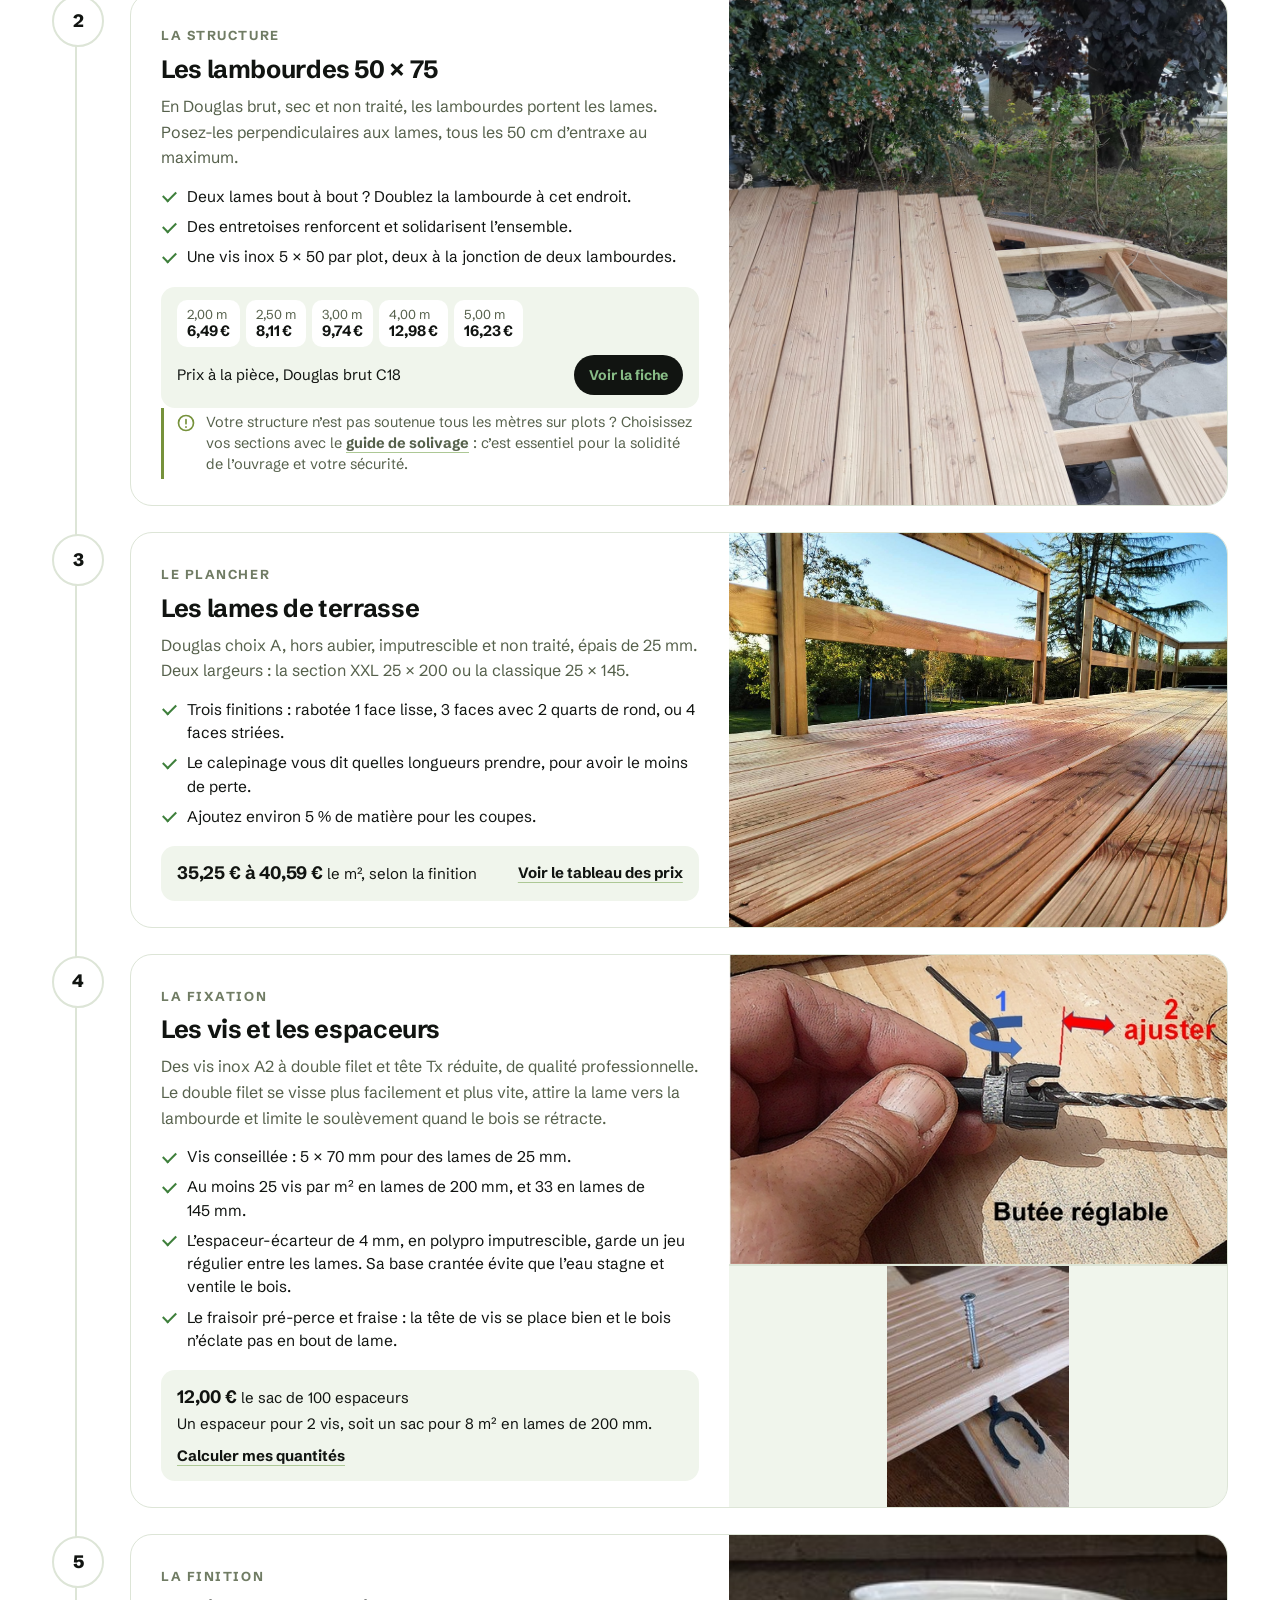
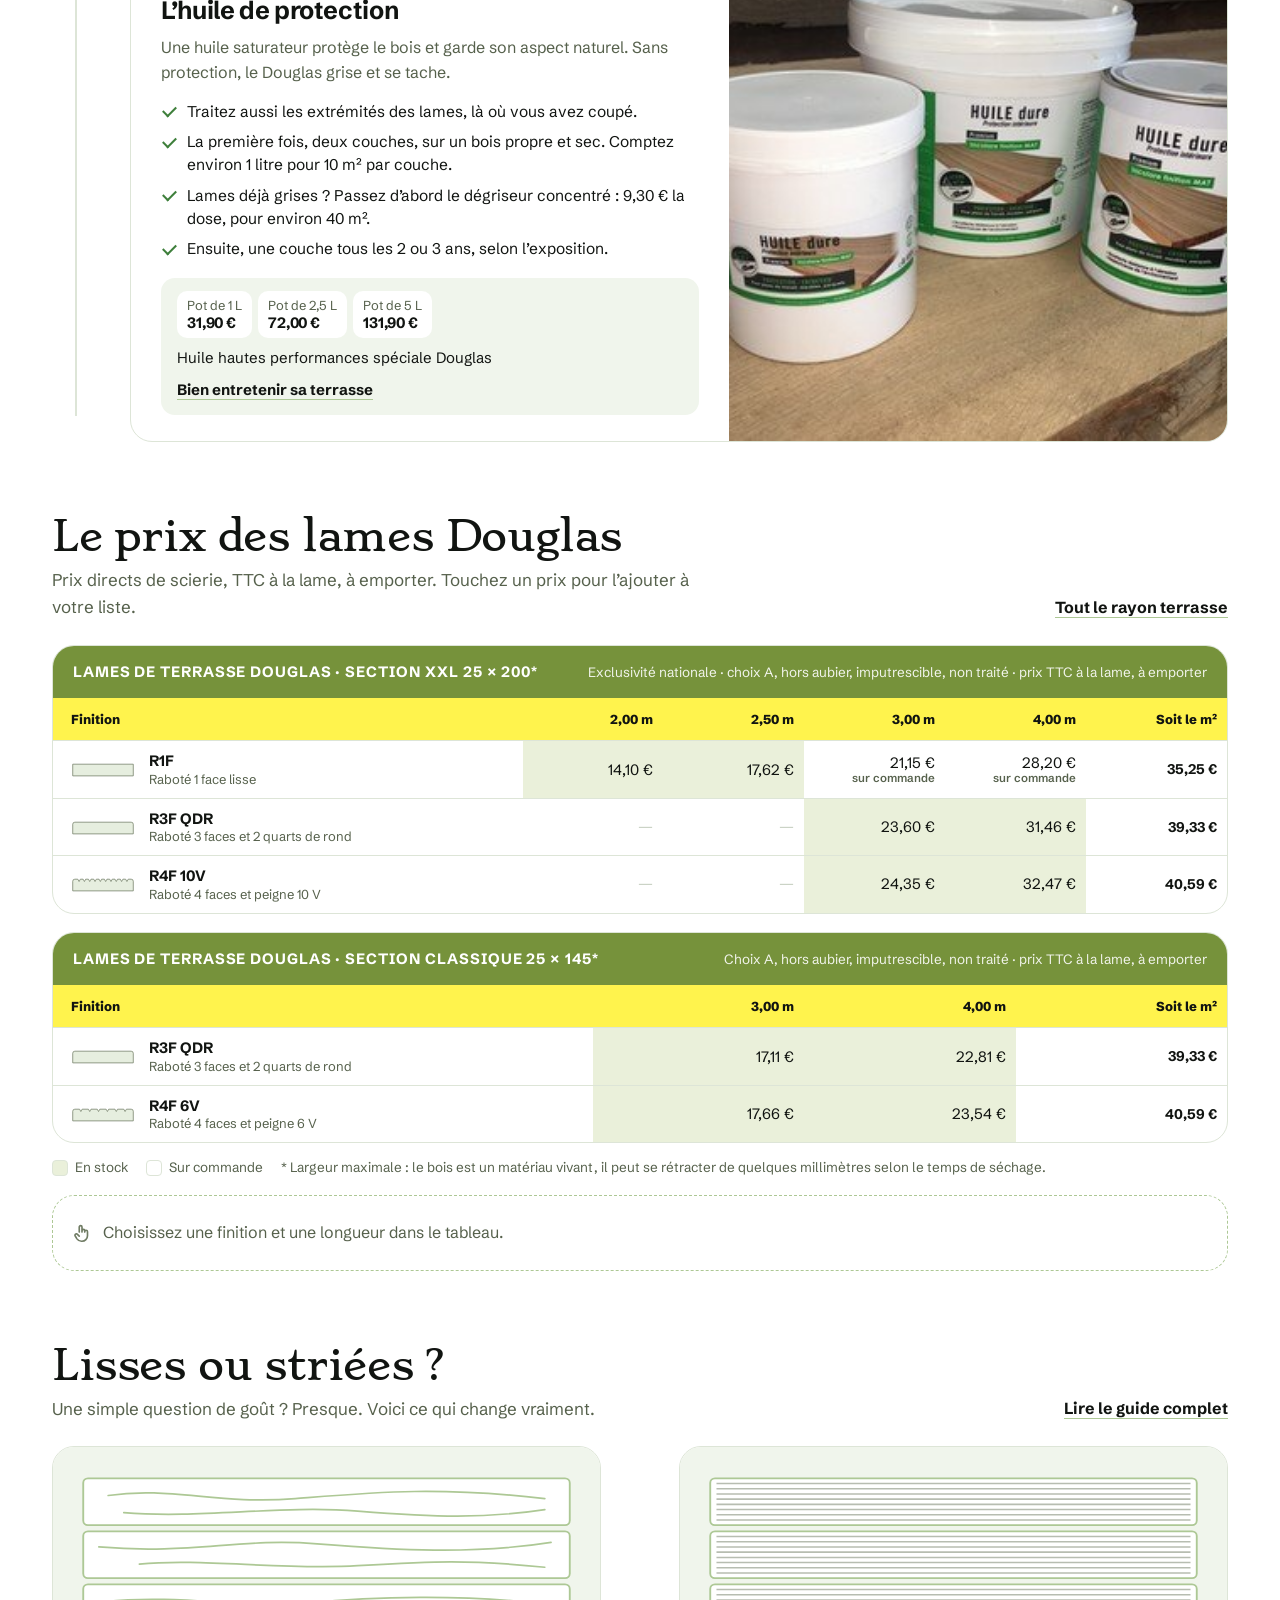
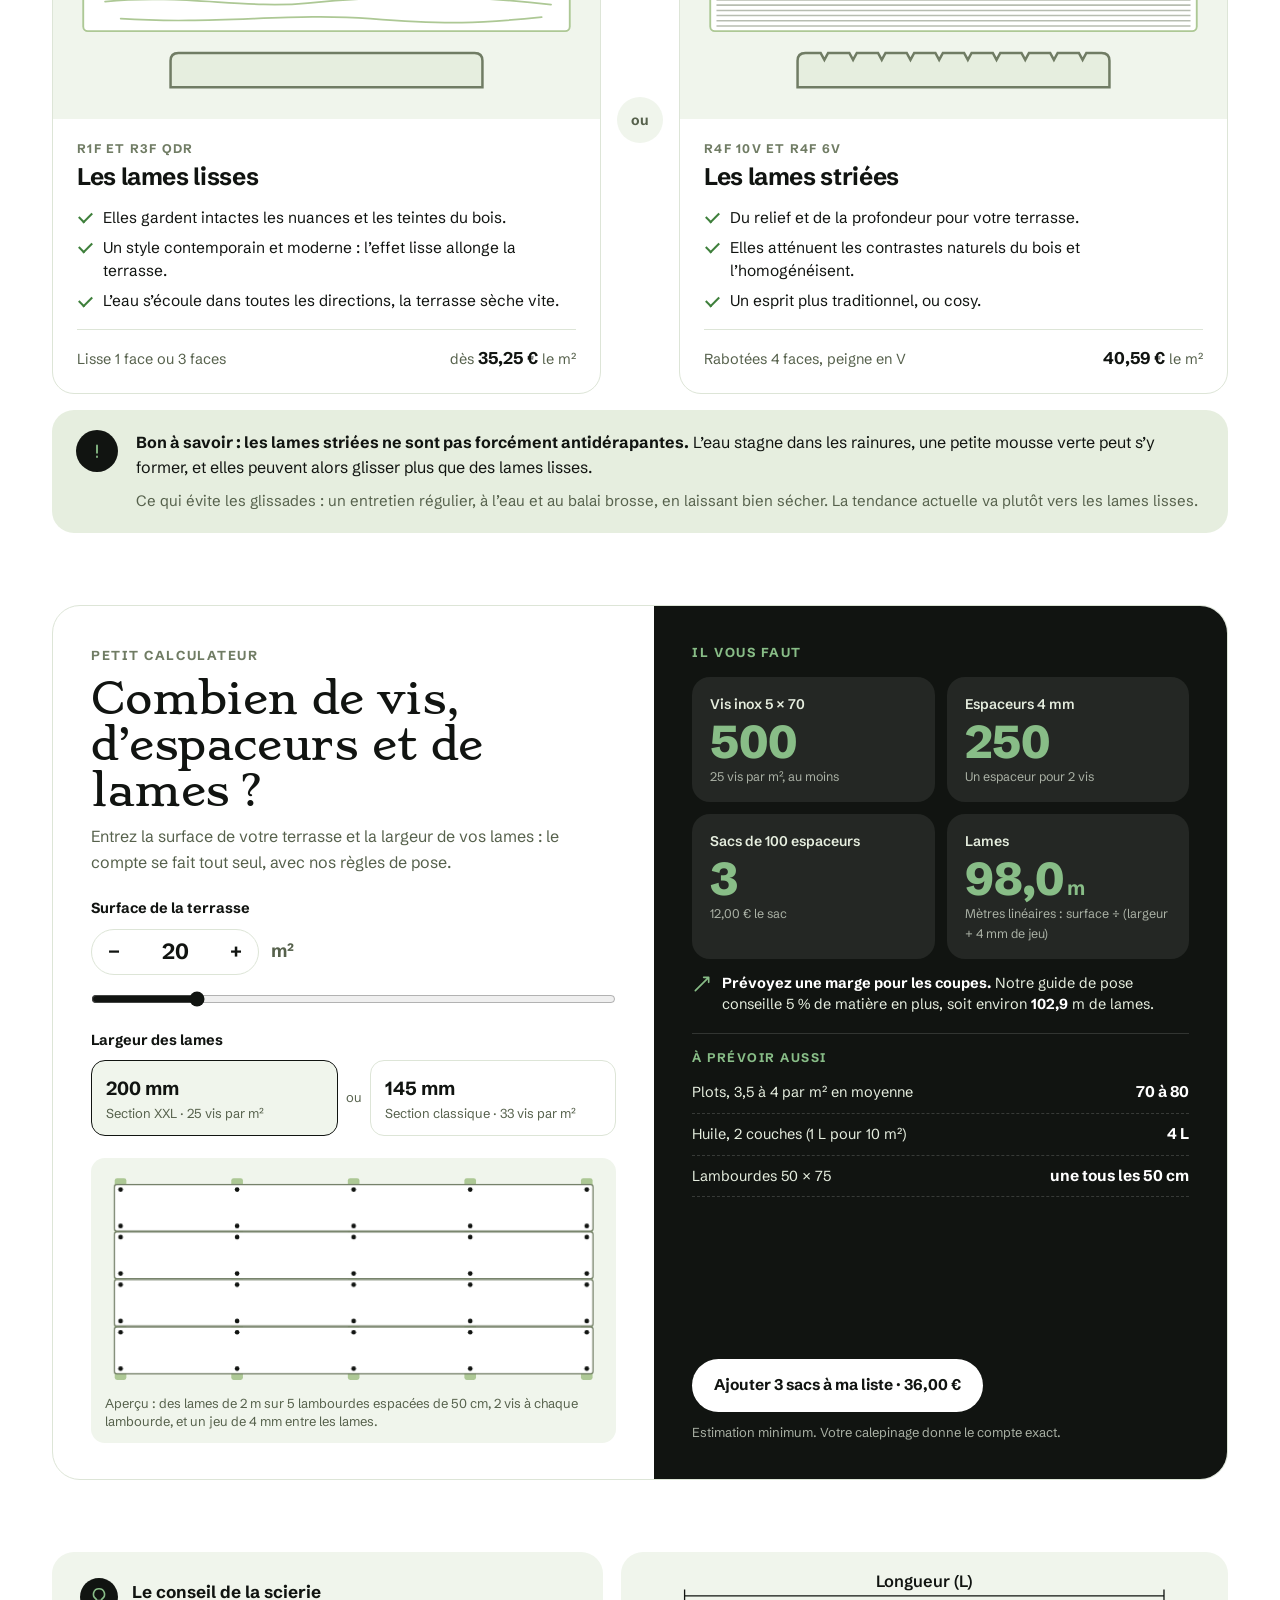
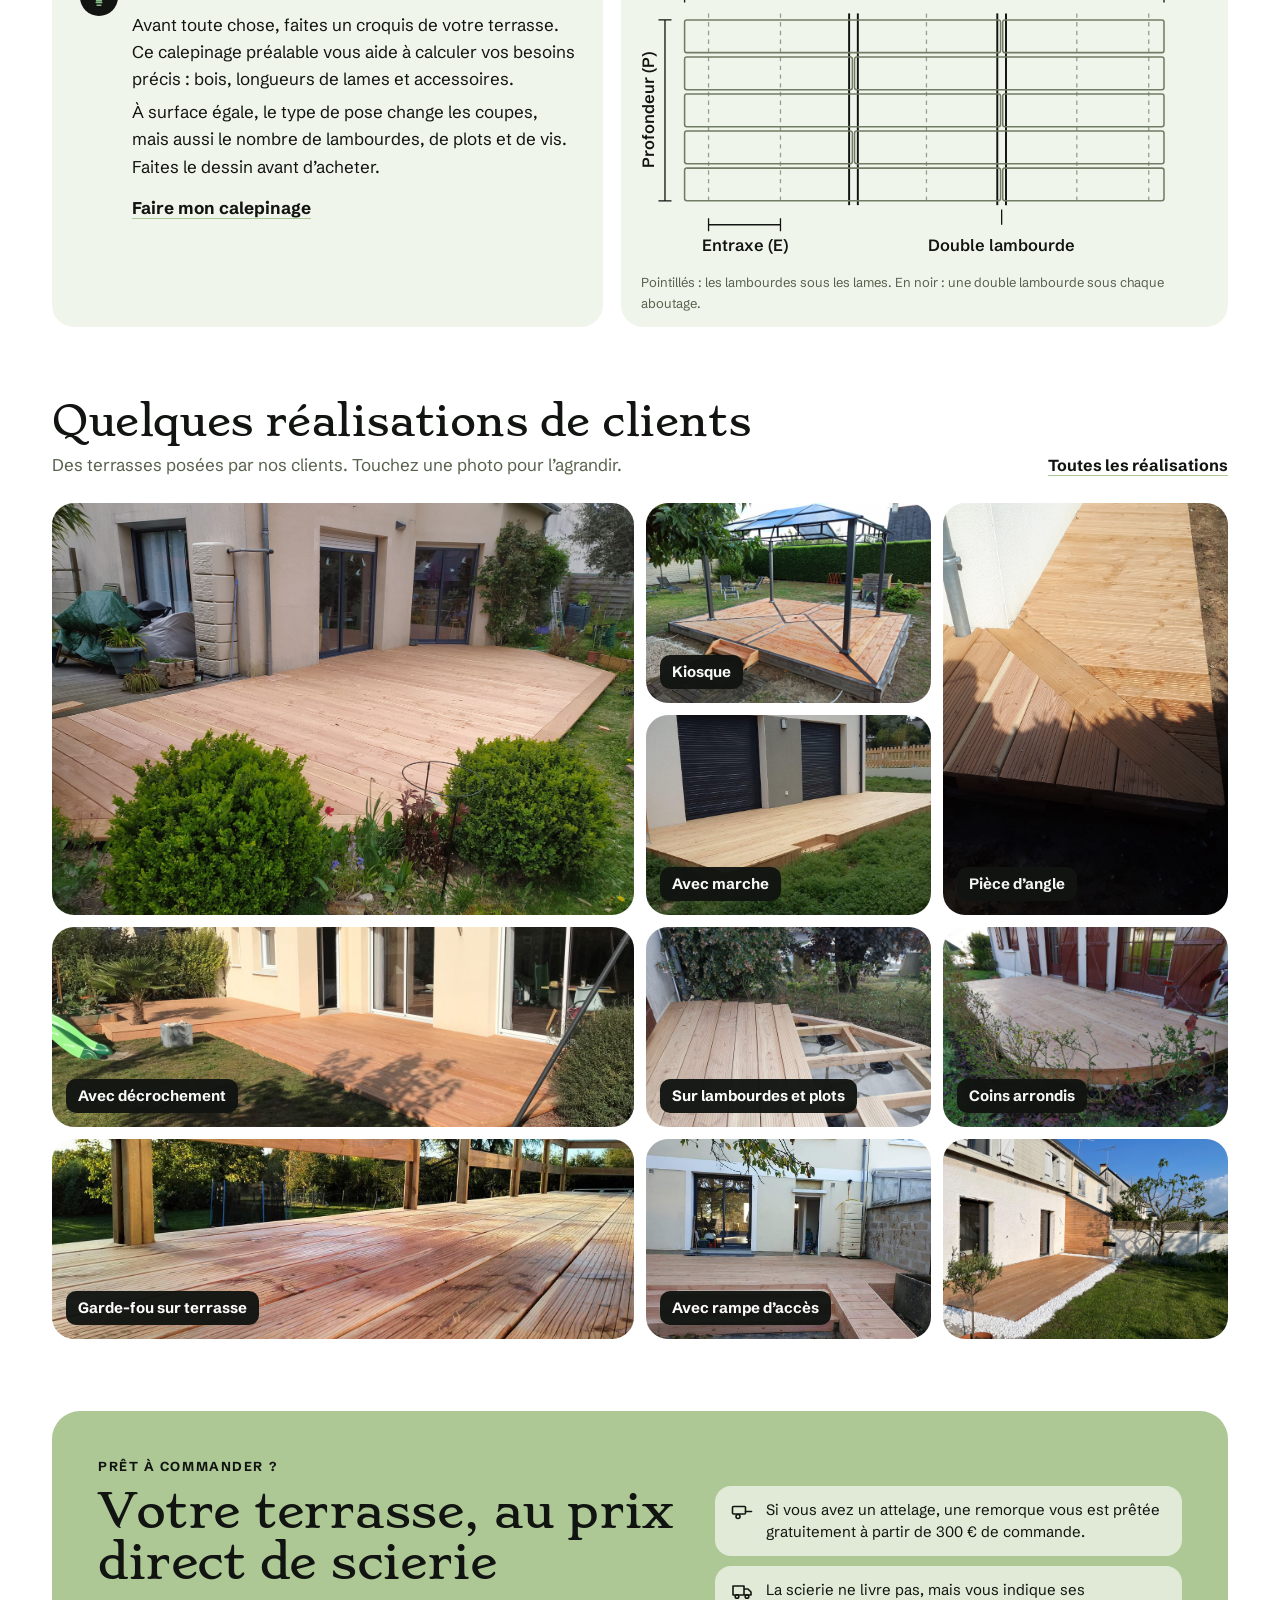
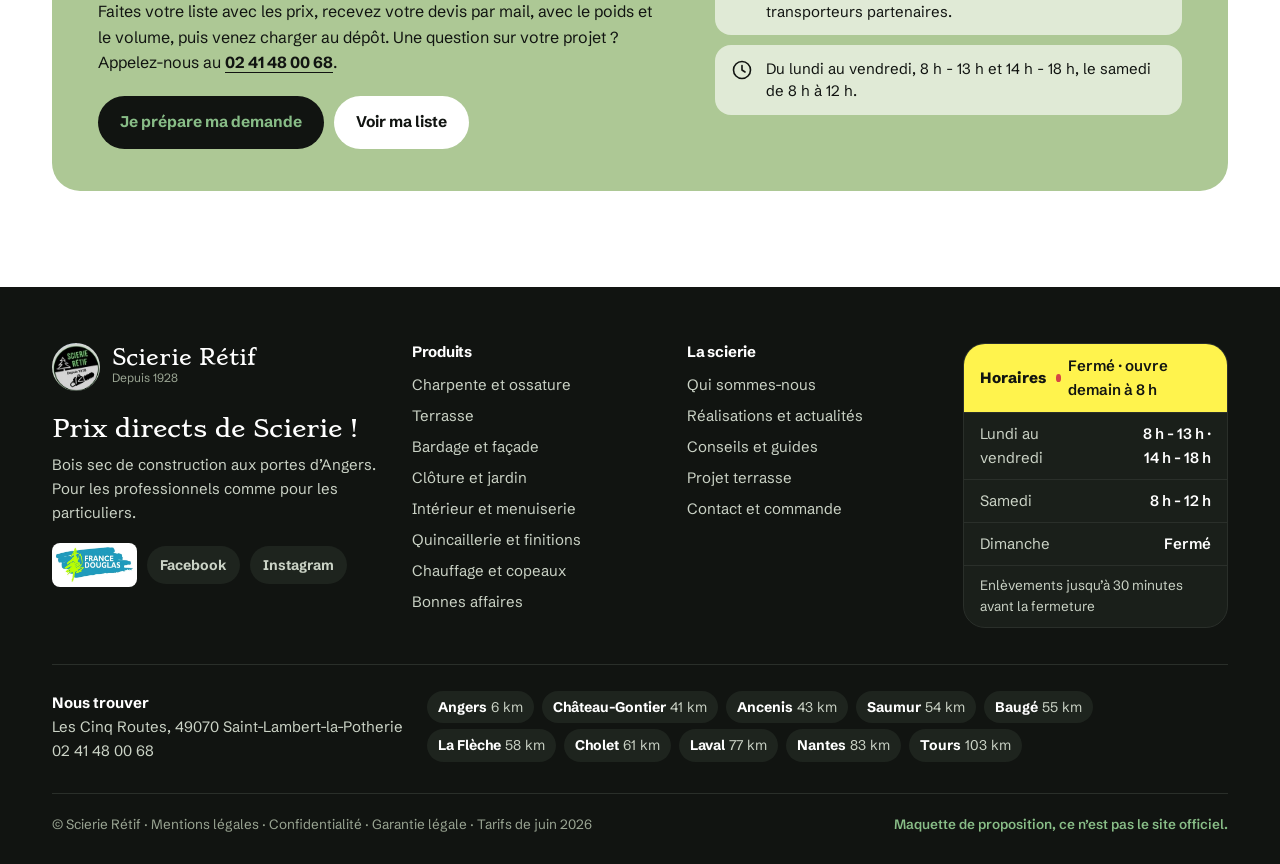
<file: site/terrasse.html>
<!doctype html>
<html lang="fr">
<head>
<meta charset="utf-8">
<meta name="robots" content="noindex, nofollow">
<meta name="viewport" content="width=device-width, initial-scale=1">
<title>Je fais une terrasse · Scierie Rétif (maquette)</title>
<meta name="description" content="Le projet terrasse de la Scierie Rétif : plots, lambourdes, lames Douglas, vis, espaceurs et huile, dans l’ordre du chantier, avec les prix et un calculateur.">
<link rel="preconnect" href="https://fonts.googleapis.com">
<link rel="preconnect" href="https://fonts.gstatic.com" crossorigin>
<link href="https://fonts.googleapis.com/css2?family=Schibsted+Grotesk:ital,wght@0,400..900;1,400..900&family=Stoke:wght@300;400&display=swap" rel="stylesheet">
<link rel="stylesheet" href="base.css">
<style>
/* Page « Je fais une terrasse » : préfixe ter- */
.ter-ancre{scroll-margin-top:calc(var(--hd) + 18px)}

/* En-tête */
.ter-hero{padding:0 0 64px; margin-bottom:0}
.ter-hero .r-fil{color:var(--noir)}
.ter-hero .r-fil a{text-decoration:underline; text-decoration-color:color-mix(in srgb, var(--noir) 30%, transparent); text-underline-offset:3px}
.ter-hero-in{display:grid; grid-template-columns:minmax(0,1fr) minmax(0,1.1fr); gap:56px; align-items:center; margin-top:20px}
.ter-hero h1{font-size:80px; line-height:.98; margin:14px 0 18px}
.ter-hero-btns{display:flex; flex-wrap:wrap; gap:10px; margin-top:26px}
.ter-hero-faits{list-style:none; display:flex; flex-wrap:wrap; gap:8px; margin:26px 0 0; padding:0}
.ter-hero-faits li{display:inline-flex; align-items:center; gap:7px; font-size:14px; font-weight:600; background:color-mix(in srgb, var(--blanc) 55%, transparent); padding:7px 13px 7px 10px; border-radius:999px}
.ter-hero-faits svg{width:16px; height:16px; fill:none; stroke:var(--ok); stroke-width:2.4; stroke-linecap:round; stroke-linejoin:round; flex:none}
.ter-hero-photo{position:relative; margin:0; height:540px; border-radius:30px; overflow:hidden; background:var(--sc2); box-shadow:0 40px 70px -42px color-mix(in srgb, var(--noir) 70%, transparent)}
.ter-hero-photo img{width:100%; height:100%; object-fit:cover; animation:ter-zoom 1.8s var(--ease) both}
@keyframes ter-zoom{from{transform:scale(1.1)} to{transform:scale(1)}}
.ter-hero-prix{position:absolute; left:18px; bottom:18px; background:var(--noir); color:var(--blanc); border-radius:18px; padding:12px 18px 13px; line-height:1.2; animation:ter-monte .8s .5s var(--ressort) both}
@keyframes ter-monte{from{opacity:0; transform:translateY(16px)} to{opacity:1; transform:none}}
.ter-hero-prix small{display:block; font-size:12.5px; font-weight:600; color:var(--vert); margin-bottom:3px}
.ter-hero-prix b{font-size:30px; letter-spacing:-.02em}
.ter-hero-prix span{font-size:14px; color:var(--sc2); margin-left:4px}

/* Le chantier dans l'ordre */
.ter-plan{list-style:none; display:flex; flex-wrap:wrap; gap:8px; margin:0 0 30px; padding:0}
.ter-plan a{display:inline-flex; align-items:center; gap:9px; padding:7px 15px 7px 7px; border-radius:999px; background:var(--sc); font-weight:600; font-size:14.5px; transition:background .3s, color .3s}
.ter-plan a span{display:grid; place-items:center; width:28px; height:28px; border-radius:50%; background:var(--blanc); font-size:13px; font-weight:800; transition:background .3s, color .3s}
.ter-plan a:hover{background:var(--sc2)}
.ter-plan a.on{background:var(--noir); color:var(--blanc)}
.ter-plan a.on span{background:var(--vert); color:var(--noir)}
.ter-parcours{position:relative; padding-left:78px}
.ter-parcours::before, .ter-prog{content:""; position:absolute; left:23px; top:26px; bottom:26px; width:2px; background:var(--ligne)}
.ter-etapes{list-style:none; margin:0; padding:0; counter-reset:ter-e}
.ter-prog{background:var(--noir); transform-origin:top; transform:scaleY(0); transition:transform .25s linear}
.ter-etape{position:relative; counter-increment:ter-e; margin:0 0 26px}
.ter-etape:last-child{margin-bottom:0}
.ter-etape::before{content:counter(ter-e); position:absolute; left:-78px; top:2px; width:48px; height:48px; border-radius:50%; display:grid; place-items:center; background:var(--blanc); border:2px solid var(--ligne); font-weight:800; font-size:18px; transition:background .45s, color .45s, border-color .45s, transform .45s var(--ressort)}
.ter-etape.fait::before{background:var(--sc2); border-color:var(--sc2)}
.ter-etape.on::before{background:var(--noir); color:var(--vert); border-color:var(--noir); transform:scale(1.08)}
.ter-etape-carte{display:grid; grid-template-columns:minmax(0,1.2fr) minmax(0,1fr); border:1px solid var(--ligne); border-radius:var(--r); overflow:hidden; background:var(--blanc); transition:box-shadow .45s, border-color .45s}
.ter-etape.on .ter-etape-carte{border-color:var(--sauge); box-shadow:0 30px 50px -40px color-mix(in srgb, var(--noir) 55%, transparent)}
.ter-etape-txt{padding:28px 30px 26px}
.ter-etape-txt h3{font-size:25px; margin:6px 0 10px}
.ter-etape-txt > p{color:var(--of); margin:0}
.ter-points{list-style:none; margin:14px 0 0; padding:0; display:grid; gap:7px}
.ter-points li{position:relative; padding-left:26px; font-size:15.5px; line-height:1.5}
.ter-points li::before{content:""; position:absolute; left:2px; top:.42em; width:11px; height:6px; border-left:2px solid var(--ok); border-bottom:2px solid var(--ok); transform:rotate(-45deg)}
.ter-prixbox{margin-top:18px; background:var(--sc); border-radius:var(--r-s); padding:13px 16px; display:flex; flex-wrap:wrap; align-items:center; justify-content:space-between; gap:8px 16px; font-size:15px}
.ter-prixbox b{font-size:18px; letter-spacing:-.01em}
.ter-mini-prix{list-style:none; margin:0; padding:0; display:flex; flex-wrap:wrap; gap:6px; width:100%}
.ter-mini-prix li{display:grid; background:var(--blanc); border-radius:10px; padding:6px 10px; font-size:13px; line-height:1.25; color:var(--of)}
.ter-mini-prix b{font-size:15px; color:var(--noir)}
.ter-alerte{display:grid; grid-template-columns:auto 1fr; gap:10px; align-items:start; margin-top:12px; font-size:14.5px; line-height:1.45; border-left:3px solid var(--olive-tarif); padding:4px 0 4px 12px}
.ter-alerte svg{width:20px; height:20px; fill:none; stroke:var(--olive-tarif); stroke-width:2; stroke-linecap:round; margin-top:1px}
.ter-etape-media{position:relative; min-height:320px; background:var(--sc); overflow:hidden}
.ter-etape-media img{position:absolute; inset:0; width:100%; height:100%; object-fit:cover; transition:transform 1.2s var(--ease)}
.ter-etape.on .ter-etape-media img{transform:scale(1.04)}
.ter-etape-media--schema{background:var(--blanc); border-left:1px solid var(--ligne)}
.ter-etape-media--schema img{object-fit:contain; padding:26px; max-width:none}
.ter-etape-media--duo{display:grid; grid-template-columns:minmax(0,1fr); grid-template-rows:auto minmax(0,1fr); gap:2px; background:var(--ligne)}
.ter-etape-media--duo > div{position:relative; overflow:hidden; background:var(--sc)}
.ter-etape-media--duo > div:first-child{aspect-ratio:600 / 372}
.ter-etape-media--duo > div:last-child img{object-fit:contain}

/* Tarif des lames */
.ter-tarifs{display:grid; gap:18px}
.ter-tarif th.ter-col-fin{width:40%}
.ter-tarif--2 th.ter-col-fin{width:46%}
.r-tarif.ter-tarif td:first-child{white-space:normal}
.ter-fin{display:grid; grid-template-columns:64px minmax(0,1fr); column-gap:14px; align-items:center; line-height:1.3}
.ter-fin .ter-profil{grid-row:1 / span 2; width:64px; height:17px}
.r-tarif td:first-child .ter-fin small{display:block; margin:0; font-size:13px}
.ter-profil{display:block; overflow:visible}
.ter-profil path{fill:var(--sc2); stroke:var(--olive); stroke-width:1.4; stroke-linejoin:round}
.r-tarif td.ter-cde{cursor:pointer; line-height:1.2; transition:background .2s}
.r-tarif td.ter-cde:hover{background:var(--sc)}
.r-tarif td.ter-cde i{display:block; font-style:normal; font-size:11.5px; font-weight:600; color:var(--of)}
.r-tarif td.p:focus-visible, .r-tarif td.ter-cde:focus-visible{outline:2px solid var(--noir); outline-offset:-3px}
.r-tarif td.u{font-weight:700; color:var(--noir)}
.ter-glisse{display:none; font-size:13px; color:var(--of); margin:0 0 8px}
.ter-legende{display:flex; flex-wrap:wrap; gap:6px 18px; font-size:13.5px; color:var(--of); margin:14px 0 0}
.ter-legende span{display:inline-flex; align-items:center; gap:7px}
.ter-legende i{width:16px; height:16px; border-radius:4px; border:1px solid var(--ligne); background:var(--blanc)}
.ter-legende i.ter-leg-stock{background:color-mix(in srgb, var(--vert-stock) 55%, var(--blanc))}
.ter-choix{margin-top:16px; border:1.5px dashed var(--sauge); border-radius:var(--r); padding:14px 18px; display:flex; align-items:center; min-height:76px; transition:background .35s, border-color .35s}
.ter-choix.on{background:var(--sc); border-color:var(--sc)}
.ter-choix-vide{margin:0; color:var(--of); display:flex; align-items:center; gap:10px}
.ter-choix-vide svg{width:22px; height:22px; fill:none; stroke:var(--olive); stroke-width:1.8; stroke-linecap:round; stroke-linejoin:round; flex:none}
.ter-choix-plein{display:flex; align-items:center; flex-wrap:wrap; gap:12px 16px; width:100%; animation:ter-monte .45s var(--ease)}
.ter-choix-plein[hidden], .ter-choix-vide[hidden]{display:none}
.ter-choix-nom{flex:1; min-width:210px; line-height:1.35}
.ter-choix-nom b{display:block; font-size:16.5px}
.ter-choix-nom small{color:var(--of); font-size:14px}
.ter-qte{display:inline-flex; align-items:center; background:var(--blanc); border:1px solid var(--ligne); border-radius:999px; padding:4px}
.ter-qte button{width:36px; height:36px; border-radius:50%; font-size:19px; font-weight:700; text-align:center; line-height:1; transition:background .2s}
.ter-qte button:hover{background:var(--sc)}
.ter-qte input{width:56px; border:0; text-align:center; font:inherit; font-weight:700; font-size:16px; color:var(--noir); background:none; padding:0}
.ter-qte input:focus{outline:none}
.ter-qte:focus-within{border-color:var(--noir); box-shadow:0 0 0 3px var(--sc2)}
.ter-choix-total{font-weight:800; font-size:17px; white-space:nowrap}

/* Lisses ou striées */
.ter-duo{display:grid; grid-template-columns:minmax(0,1fr) auto minmax(0,1fr); gap:16px; align-items:stretch}
.ter-ou{align-self:center; font-size:14px; font-weight:700; color:var(--of); background:var(--sc); width:46px; height:46px; border-radius:50%; display:grid; place-items:center}
.ter-option{border:1px solid var(--ligne); border-radius:var(--r); overflow:hidden; display:flex; flex-direction:column; background:var(--blanc); transition:transform .35s var(--ease), box-shadow .35s}
.ter-option:hover{transform:translateY(-4px); box-shadow:0 26px 40px -30px color-mix(in srgb, var(--noir) 50%, transparent)}
.ter-option-vis{background:var(--sc); padding:22px 24px 16px}
.ter-option-vis svg{display:block; width:100%; height:auto}
.ter-option-corps{padding:20px 24px 22px; display:flex; flex-direction:column; flex:1}
.ter-option-corps > small{font-size:12.5px; font-weight:700; letter-spacing:.1em; text-transform:uppercase; color:var(--olive)}
.ter-option-corps h3{font-size:24px; margin:4px 0 6px}
.ter-option-pied{margin-top:auto; padding-top:14px; border-top:1px solid var(--ligne); display:flex; justify-content:space-between; align-items:baseline; gap:10px; flex-wrap:wrap; font-size:14.5px; color:var(--of)}
.ter-option-pied b{color:var(--noir); font-size:17px}
.ter-option .ter-points{margin:8px 0 16px}
.ter-tex-lame{fill:var(--blanc); stroke:var(--sauge); stroke-width:1.2}
.ter-tex-veine{fill:none; stroke:var(--sauge); stroke-width:1.1; stroke-linecap:round}
.ter-tex-rainure{stroke:var(--olive); stroke-width:1; opacity:.5}
.ter-savoir{margin-top:16px; display:grid; grid-template-columns:auto 1fr; gap:14px 18px; align-items:start; background:var(--sc2); border-radius:var(--r); padding:20px 24px}
.ter-savoir-ic{width:42px; height:42px; border-radius:50%; background:var(--noir); display:grid; place-items:center}
.ter-savoir-ic svg{width:22px; height:22px; fill:none; stroke:var(--vert); stroke-width:2; stroke-linecap:round}
.ter-savoir p{margin:0}
.ter-savoir p + p{margin-top:8px; color:var(--of); font-size:15px}

/* Calculateur */
.ter-calc{display:grid; grid-template-columns:minmax(0,1.05fr) minmax(0,1fr); border:1px solid var(--ligne); border-radius:28px; overflow:hidden; background:var(--blanc)}
.ter-calc-in{padding:36px 38px}
.ter-calc-in h2{font-size:42px; margin:8px 0 10px}
.ter-calc-in > p{color:var(--of); margin-bottom:22px}
.ter-etiq{display:block; font-size:14.5px; font-weight:700; margin:0 0 8px}
.ter-surface{display:flex; align-items:center; gap:12px; flex-wrap:wrap}
.ter-surface .ter-qte input{width:86px; font-size:22px}
.ter-unite{font-weight:700; font-size:18px; color:var(--of)}
.ter-curseur{display:block; width:100%; margin:16px 0 22px; accent-color:var(--noir)}
.ter-larg{display:grid; grid-template-columns:minmax(0,1fr) auto minmax(0,1fr); gap:8px; align-items:center}
.ter-larg button{border:1.5px solid var(--ligne); border-radius:var(--r-s); padding:12px 14px; text-align:left; transition:border-color .25s, background .25s}
.ter-larg button:hover{background:var(--sc)}
.ter-larg button b{display:block; font-size:19px}
.ter-larg button small{display:block; color:var(--of); font-size:13px; line-height:1.35; margin-top:2px}
.ter-larg button[aria-checked="true"]{border-color:var(--noir); background:var(--sc)}
.ter-larg .ter-o{font-size:13px; color:var(--of)}
.ter-apercu{margin:22px 0 0; background:var(--sc); border-radius:var(--r-s); padding:14px 14px 12px}
.ter-apercu svg{display:block; width:100%; height:auto}
.ter-apercu figcaption{font-size:13px; color:var(--of); margin-top:8px; line-height:1.4}
.ter-ap-lamb{fill:var(--sauge)}
.ter-ap-lame{fill:var(--blanc); stroke:var(--olive); stroke-width:.8; animation:ter-pose .5s var(--ease) both}
.ter-ap-vis{fill:var(--noir); animation:ter-vis .4s var(--ressort) both; transform-box:fill-box; transform-origin:center}
@keyframes ter-pose{from{opacity:0; transform:translateX(-14px)} to{opacity:1; transform:none}}
@keyframes ter-vis{from{opacity:0; transform:scale(0)} to{opacity:1; transform:none}}
.ter-calc-out{background:var(--noir); color:var(--sc2); padding:36px 38px; display:flex; flex-direction:column}
.ter-calc-out .r-kicker{color:var(--vert)}
.ter-res{display:grid; grid-template-columns:minmax(0,1fr) minmax(0,1fr); gap:12px; margin:14px 0 0}
.ter-res > div{background:color-mix(in srgb, var(--blanc) 8%, var(--noir)); border-radius:18px; padding:16px 18px 15px}
.ter-res dt{font-size:14px; font-weight:600; color:var(--sc2)}
.ter-res dd{margin:2px 0 0}
.ter-res dd b{display:block; font-size:46px; line-height:1.08; font-weight:800; color:var(--vert); letter-spacing:-.02em}
.ter-res dd b em{font-style:normal; font-size:20px; font-weight:700; margin-left:4px; letter-spacing:0}
.ter-res dd small{display:block; font-size:12.5px; color:color-mix(in srgb, var(--sc2) 72%, var(--noir))}
.ter-res .ter-res-large{grid-column:1 / -1}
.ter-marge{display:grid; grid-template-columns:auto 1fr; gap:10px; align-items:start; margin:14px 0 0; font-size:14.5px; line-height:1.45}
.ter-marge svg{width:20px; height:20px; fill:none; stroke:var(--vert); stroke-width:2; stroke-linecap:round; stroke-linejoin:round; margin-top:1px}
.ter-marge b{color:var(--blanc)}
.ter-aussi{margin-top:18px; border-top:1px solid color-mix(in srgb, var(--blanc) 14%, var(--noir)); padding-top:14px}
.ter-aussi > b{display:block; font-size:12.5px; font-weight:700; letter-spacing:.12em; text-transform:uppercase; color:var(--vert); margin-bottom:4px}
.ter-aussi ul{list-style:none; margin:0; padding:0}
.ter-aussi li{display:flex; justify-content:space-between; align-items:baseline; gap:12px; padding:8px 0; border-bottom:1px dashed color-mix(in srgb, var(--blanc) 16%, var(--noir)); font-size:14.5px}
.ter-aussi li b{color:var(--blanc); white-space:nowrap; font-size:15.5px}
.ter-ajout{margin-top:auto; padding-top:24px; display:flex; flex-wrap:wrap; align-items:center; gap:10px 14px}
.ter-ajout .r-btn{white-space:normal; text-align:center}
.ter-ajout .r-btn[disabled]{opacity:.45; cursor:not-allowed; transform:none}
.ter-ajout small{font-size:13px; color:color-mix(in srgb, var(--sc2) 72%, var(--noir))}

/* Le conseil : le calepinage */
.ter-conseil{display:grid; grid-template-columns:minmax(0,1fr) minmax(0,1.1fr); gap:18px; align-items:stretch}
.ter-conseil .r-conseil{font-size:17px; padding:26px 28px; align-content:start}
.ter-conseil .r-conseil p{margin:6px 0 0}
.ter-conseil .r-conseil .r-lien{display:inline-block; margin-top:14px}
.ter-croquis{margin:0; background:var(--sc); border-radius:var(--r); padding:20px 20px 14px; display:flex; flex-direction:column; justify-content:center}
.ter-croquis svg{display:block; width:100%; height:auto}
.ter-croquis figcaption{font-size:13px; color:var(--of); margin-top:6px}
.ter-trace{fill:none; stroke-dasharray:1; stroke-dashoffset:1; transition:stroke-dashoffset 1.6s var(--ease)}
.vu .ter-trace{stroke-dashoffset:0}
.ter-cr-lame{stroke:var(--olive); stroke-width:1.4}
.ter-cr-lamb{stroke:var(--olive); stroke-width:1.2; stroke-dasharray:4 4; opacity:0; transition:opacity .8s 1s}
.ter-cr-double{stroke:var(--noir); stroke-width:1.8; opacity:0; transition:opacity .8s 1.3s}
.vu .ter-cr-lamb{opacity:.7}
.vu .ter-cr-double{opacity:1}
.ter-cr-cote{stroke:var(--noir); stroke-width:1.2; fill:none}
.ter-cr-txt{font-family:var(--texte); font-size:15px; font-weight:600; fill:var(--noir)}
.ter-cr-txt--doux{fill:var(--of); font-weight:500; font-size:13px}
.ter-cr-anim{opacity:0; transition:opacity .8s 1.5s}
.vu .ter-cr-anim{opacity:1}

/* Galerie */
.ter-galerie{display:grid; grid-template-columns:repeat(4, minmax(0,1fr)); grid-auto-rows:200px; grid-auto-flow:dense; gap:12px}
.ter-g{position:relative; display:block; width:100%; height:100%; border-radius:var(--r); overflow:hidden; background:var(--sc); cursor:zoom-in}
.ter-g img{width:100%; height:100%; object-fit:cover; transition:transform .9s var(--ease)}
.ter-g:hover img{transform:scale(1.06)}
.ter-g:focus-visible{outline:2px solid var(--noir); outline-offset:3px}
.ter-g--grand{grid-column:span 2; grid-row:span 2}
.ter-g--large{grid-column:span 2}
.ter-g--haut{grid-row:span 2}
.ter-g .r-plaque{opacity:.96; transition:transform .4s var(--ease)}
.ter-g:hover .r-plaque{transform:translateY(-3px)}
.ter-visio{border:0; padding:0; background:transparent; width:min(1080px, 92vw); max-width:none; max-height:none; overflow:visible; color:var(--blanc)}
.ter-visio::backdrop{background:color-mix(in srgb, var(--noir) 88%, transparent)}
.ter-visio[open] figure{animation:ter-ouvre .45s var(--ease)}
@keyframes ter-ouvre{from{opacity:0; transform:scale(.96)} to{opacity:1; transform:none}}
.ter-visio figure{margin:0}
.ter-visio img{width:100%; max-height:78vh; object-fit:contain; border-radius:16px; background:var(--noir)}
.ter-visio figcaption{text-align:center; margin-top:12px; font-weight:600; font-size:15px}
.ter-visio-btn{position:absolute; top:calc(50% - 40px); width:50px; height:50px; border-radius:50%; background:var(--blanc); color:var(--noir); display:grid; place-items:center; transition:background .2s}
.ter-visio-btn:hover{background:var(--sc)}
.ter-visio-btn svg{width:22px; height:22px; fill:none; stroke:currentColor; stroke-width:2; stroke-linecap:round; stroke-linejoin:round}
.ter-visio-prec{left:-66px}
.ter-visio-suiv{right:-66px}
.ter-visio-x{top:-58px; right:0}

/* Pour finir */
.ter-cta{display:grid; grid-template-columns:minmax(0,1.25fr) minmax(0,1fr); gap:34px; align-items:center; background:var(--sauge); border-radius:28px; padding:42px 46px}
.ter-cta h2{font-size:46px; margin:8px 0 12px}
.ter-cta .r-kicker{color:var(--noir)}
.ter-cta p{color:var(--noir); max-width:560px}
.ter-cta .r-lien{text-decoration-color:var(--noir); white-space:nowrap}
.ter-cta-btns{display:flex; flex-wrap:wrap; gap:10px; margin-top:20px}
.ter-cta-liste{list-style:none; margin:0; padding:0; display:grid; gap:10px}
.ter-cta-liste li{display:grid; grid-template-columns:auto 1fr; gap:12px; align-items:start; background:color-mix(in srgb, var(--blanc) 62%, transparent); border-radius:16px; padding:13px 15px; font-size:15px; line-height:1.45}
.ter-cta-liste svg{width:24px; height:24px; fill:none; stroke:var(--noir); stroke-width:1.6; stroke-linecap:round; stroke-linejoin:round}

/* Écrans plus petits */
@media (max-width:1100px){
  .ter-hero h1{font-size:64px}
  .ter-hero-photo{height:460px}
  .ter-etape-carte{grid-template-columns:minmax(0,1fr)}
  .ter-etape-media{min-height:260px; order:-1}
  .ter-etape-media--schema{border-left:0; border-bottom:1px solid var(--ligne)}
  .ter-etape-media--petit img, .ter-etape-media--duo img{object-fit:contain}
  .ter-etape-media--duo{grid-template-columns:minmax(0,1.3fr) minmax(0,1fr); grid-template-rows:minmax(0,1fr)}
  .ter-etape-media--duo > div:first-child{aspect-ratio:auto}
  .ter-calc{grid-template-columns:minmax(0,1fr)}
  .ter-conseil{grid-template-columns:minmax(0,1fr)}
  .ter-cta{grid-template-columns:minmax(0,1fr)}
}
@media (max-width:860px){
  .ter-hero-in{grid-template-columns:minmax(0,1fr); gap:28px}
  .ter-hero-photo{height:340px}
  .ter-duo{grid-template-columns:minmax(0,1fr)}
  .ter-ou{justify-self:center}
  .ter-galerie{grid-template-columns:repeat(2, minmax(0,1fr)); grid-auto-rows:150px}
  .ter-visio-prec{left:8px}
  .ter-visio-suiv{right:8px}
}
@media (max-width:760px){
  .ter-hero{padding-bottom:44px}
  .ter-hero h1{font-size:46px; margin-top:10px}
  .ter-hero-photo{height:260px; border-radius:22px}
  .ter-hero-prix b{font-size:24px}
  .ter-hero-btns .r-btn{flex:1 1 auto}
  .ter-parcours{padding-left:46px}
  .ter-parcours::before, .ter-prog{left:16px; top:20px; bottom:20px}
  .ter-etape::before{left:-46px; width:34px; height:34px; font-size:15px}
  .ter-etape-txt{padding:20px 18px 20px}
  .ter-etape-txt h3{font-size:21px}
  .ter-etape-media{min-height:200px}
  .ter-etape-media--schema img{padding:16px}
  .ter-plan a{font-size:13.5px; padding-right:12px}
  .ter-glisse{display:block}
  .ter-tarifs .r-tarif-titre{padding:12px 14px}
  .r-tarif.ter-tarif{min-width:580px}
  .ter-tarif th.ter-col-fin{width:150px}
  .ter-tarifs .r-tarif-titre{position:sticky; left:0}
  .r-tarif td.ter-cde{white-space:normal}
  .r-tarif td.ter-cde i{font-size:11px; line-height:1.15; margin-top:2px}
  .ter-tarif th:first-child, .ter-tarif td:first-child{position:sticky; left:0; z-index:1; background:var(--blanc); box-shadow:1px 0 0 var(--ligne)}
  .ter-tarif th:first-child{background:var(--jaune); z-index:3}
  .ter-tarif .ter-fin{grid-template-columns:minmax(0,1fr)}
  .ter-tarif .ter-fin .ter-profil{grid-row:auto; margin-bottom:4px}
  .r-tarif td:first-child .ter-fin small{font-size:12.5px}
  .r-tarif.ter-tarif--2{min-width:0; font-size:13px}
  .ter-tarif--2 th.ter-col-fin{width:40%}
  .ter-tarif--2 th:first-child, .ter-tarif--2 td:first-child{position:static; box-shadow:none}
  .r-tarif.ter-tarif--2 td, .r-tarif.ter-tarif--2 th{padding-left:6px; padding-right:7px}
  .r-tarif.ter-tarif--2 td:first-child, .r-tarif.ter-tarif--2 th:first-child{padding-left:12px}
  .ter-choix{padding:14px}
  .ter-choix-plein .r-btn{width:100%}
  .ter-calc{border-radius:22px}
  .ter-calc-in, .ter-calc-out{padding:24px 18px}
  .ter-calc-in h2{font-size:32px}
  .ter-res dd b{font-size:36px}
  .ter-res > div{padding:14px}
  .ter-conseil .r-conseil{padding:20px}
  .ter-cta{padding:28px 20px; border-radius:22px}
  .ter-cta h2{font-size:34px}
  .ter-visio-x{top:-54px}
}
</style>
</head>
<body data-page="projets">
<header data-entete></header>
<main>

  <!-- En-tête du projet -->
  <section class="r-tete-page r-tete-page--bandeau ter-hero">
    <div class="r-wrap">
      <nav class="r-fil" aria-label="Fil d’Ariane"><a href="index.html">Accueil</a> › <a href="terrasse.html">Projets</a> › Je fais une terrasse</nav>
      <div class="ter-hero-in">
        <div>
          <span class="r-kicker">Projet terrasse</span>
          <h1>Je fais une terrasse</h1>
          <p class="r-lead">Plots, lambourdes, lames, vis et huile&nbsp;: vous trouvez tout à la scierie, avec un Douglas sec et non traité. Voici le chantier dans l’ordre, avec nos prix et nos conseils de pro.</p>
          <div class="ter-hero-btns">
            <a class="r-btn r-btn--noir" href="#calculateur">Je calcule mes quantités</a>
            <a class="r-btn r-btn--blanc" href="#prix">Voir le prix des lames</a>
          </div>
          <ul class="ter-hero-faits">
            <li><svg viewBox="0 0 24 24" aria-hidden="true"><path d="m5 12.5 4.5 4.5L19 7.5"/></svg>Douglas classe III, non traité</li>
            <li><svg viewBox="0 0 24 24" aria-hidden="true"><path d="m5 12.5 4.5 4.5L19 7.5"/></svg>Lames de 25&nbsp;mm, en 145 ou 200&nbsp;mm</li>
            <li><svg viewBox="0 0 24 24" aria-hidden="true"><path d="m5 12.5 4.5 4.5L19 7.5"/></svg>Prix TTC, à emporter</li>
          </ul>
        </div>
        <figure class="ter-hero-photo">
          <img src="img/terrasse-jardin.jpg" alt="Terrasse en lames de bois réalisée par un client de la scierie">
          <figcaption class="ter-hero-prix"><small>Lames de terrasse Douglas</small><b>dès 35,25&nbsp;€</b><span>le m²</span></figcaption>
        </figure>
      </div>
    </div>
  </section>

  <div class="r-wrap">

    <!-- Le parcours du chantier -->
    <section class="r-section r-reveal" aria-labelledby="ter-titre-parcours">
      <div class="r-tete"><div><h2 id="ter-titre-parcours">Le chantier, dans l’ordre</h2><p>Cinq étapes, du sol à la finition. Chaque étape a son matériel, et tout se trouve à la scierie.</p></div></div>
      <ol class="ter-plan" aria-label="Les étapes">
        <li><a href="#ter-e1"><span>1</span>Les plots</a></li>
        <li><a href="#ter-e2"><span>2</span>Les lambourdes</a></li>
        <li><a href="#ter-e3"><span>3</span>Les lames</a></li>
        <li><a href="#ter-e4"><span>4</span>Vis et espaceurs</a></li>
        <li><a href="#ter-e5"><span>5</span>L’huile</a></li>
      </ol>

      <div class="ter-parcours js-ter-etapes">
      <span class="ter-prog js-ter-prog" aria-hidden="true"></span>
      <ol class="ter-etapes">
        <li class="ter-etape ter-ancre" id="ter-e1">
          <article class="ter-etape-carte">
            <div class="ter-etape-txt">
              <span class="r-kicker">La base</span>
              <h3>Les plots réglables</h3>
              <p>Sur un terrain irrégulier ou sur une chape, les plots portent les lambourdes et isolent votre structure bois des remontées d’humidité. Robustes (1&nbsp;tonne par plot), ils résistent au froid et au gel.</p>
              <ul class="ter-points">
                <li>Plusieurs modèles selon la hauteur à compenser.</li>
                <li>Pose directe sur chape&nbsp;: des cales isolantes de 8&nbsp;mm.</li>
                <li>Sur herbe, gravier ou sable&nbsp;: un film géotextile empêche l’herbe de pousser.</li>
                <li>Un plot tous les mètres sous les lambourdes&nbsp;: comptez en moyenne 3,5 à 4 plots par m².</li>
              </ul>
              <div class="ter-prixbox"><span><b>Vendus à l’unité</b><br>Vous prenez juste ce qu’il vous faut, et vous complétez si besoin.</span><a class="r-lien" href="produits.html#terrasse">Voir les plots</a></div>
            </div>
            <div class="ter-etape-media ter-etape-media--schema"><img src="img/produits/plot.jpg" alt="Schéma d’un plot réglable sous une lambourde, avec sa hauteur mini et maxi" loading="lazy"></div>
          </article>
        </li>

        <li class="ter-etape ter-ancre" id="ter-e2">
          <article class="ter-etape-carte">
            <div class="ter-etape-txt">
              <span class="r-kicker">La structure</span>
              <h3>Les lambourdes 50&nbsp;×&nbsp;75</h3>
              <p>En Douglas brut, sec et non traité, les lambourdes portent les lames. Posez-les perpendiculaires aux lames, tous les 50&nbsp;cm d’entraxe au maximum.</p>
              <ul class="ter-points">
                <li>Deux lames bout à bout&nbsp;? Doublez la lambourde à cet endroit.</li>
                <li>Des entretoises renforcent et solidarisent l’ensemble.</li>
                <li>Une vis inox 5&nbsp;×&nbsp;50 par plot, deux à la jonction de deux lambourdes.</li>
              </ul>
              <div class="ter-prixbox"><ul class="ter-mini-prix js-ter-lamb" aria-label="Prix des lambourdes 50 × 75 par longueur"></ul><span>Prix à la pièce, Douglas brut C18</span><a class="r-btn r-btn--noir r-btn--petit" href="douglas-brut.html?sel=50x75">Voir la fiche</a></div>
              <p class="ter-alerte"><svg viewBox="0 0 24 24" aria-hidden="true"><circle cx="12" cy="12" r="9"/><path d="M12 8v5M12 16.5v.5"/></svg><span>Votre structure n’est pas soutenue tous les mètres sur plots&nbsp;? Choisissez vos sections avec le <a class="r-lien" href="conseils.html#solivage">guide de solivage</a>&nbsp;: c’est essentiel pour la solidité de l’ouvrage et votre sécurité.</span></p>
            </div>
            <div class="ter-etape-media"><img src="img/terrasse-chantier.jpg" alt="Terrasse en cours de pose&nbsp;: lambourdes sur plots, premières lames vissées" loading="lazy"></div>
          </article>
        </li>

        <li class="ter-etape ter-ancre" id="ter-e3">
          <article class="ter-etape-carte">
            <div class="ter-etape-txt">
              <span class="r-kicker">Le plancher</span>
              <h3>Les lames de terrasse</h3>
              <p>Douglas choix A, hors aubier, imputrescible et non traité, épais de 25&nbsp;mm. Deux largeurs&nbsp;: la section XXL 25&nbsp;×&nbsp;200 ou la classique 25&nbsp;×&nbsp;145.</p>
              <ul class="ter-points">
                <li>Trois finitions&nbsp;: rabotée 1 face lisse, 3 faces avec 2 quarts de rond, ou 4 faces striées.</li>
                <li>Le calepinage vous dit quelles longueurs prendre, pour avoir le moins de perte.</li>
                <li>Ajoutez environ 5&nbsp;% de matière pour les coupes.</li>
              </ul>
              <div class="ter-prixbox"><span><b>35,25&nbsp;€ à 40,59&nbsp;€</b> le m², selon la finition</span><a class="r-lien" href="#prix">Voir le tableau des prix</a></div>
            </div>
            <div class="ter-etape-media"><img src="img/produits/pergola-terrasse.jpg" alt="Terrasse en lames striées avec un garde-fou, chez un client" loading="lazy"></div>
          </article>
        </li>

        <li class="ter-etape ter-ancre" id="ter-e4">
          <article class="ter-etape-carte">
            <div class="ter-etape-txt">
              <span class="r-kicker">La fixation</span>
              <h3>Les vis et les espaceurs</h3>
              <p>Des vis inox A2 à double filet et tête Tx réduite, de qualité professionnelle. Le double filet se visse plus facilement et plus vite, attire la lame vers la lambourde et limite le soulèvement quand le bois se rétracte.</p>
              <ul class="ter-points">
                <li>Vis conseillée&nbsp;: 5&nbsp;×&nbsp;70&nbsp;mm pour des lames de 25&nbsp;mm.</li>
                <li>Au moins 25 vis par m² en lames de 200&nbsp;mm, et 33 en lames de 145&nbsp;mm.</li>
                <li>L’espaceur-écarteur de 4&nbsp;mm, en polypro imputrescible, garde un jeu régulier entre les lames. Sa base crantée évite que l’eau stagne et ventile le bois.</li>
                <li>Le fraisoir pré-perce et fraise&nbsp;: la tête de vis se place bien et le bois n’éclate pas en bout de lame.</li>
              </ul>
              <div class="ter-prixbox"><span><b>12,00&nbsp;€</b> le sac de 100 espaceurs<br>Un espaceur pour 2 vis, soit un sac pour 8&nbsp;m² en lames de 200&nbsp;mm.</span><a class="r-lien" href="#calculateur">Calculer mes quantités</a></div>
            </div>
            <div class="ter-etape-media ter-etape-media--duo">
              <div><img src="img/terrasse-fraisoir.jpg" alt="Le fraisoir monté sur une mèche, avec sa butée réglable" loading="lazy"></div>
              <div><img src="img/produits/vis-terrasse.jpg" alt="Une vis inox et un espaceur-écarteur posés sur une lambourde" loading="lazy"></div>
            </div>
          </article>
        </li>

        <li class="ter-etape ter-ancre" id="ter-e5">
          <article class="ter-etape-carte">
            <div class="ter-etape-txt">
              <span class="r-kicker">La finition</span>
              <h3>L’huile de protection</h3>
              <p>Une huile saturateur protège le bois et garde son aspect naturel. Sans protection, le Douglas grise et se tache.</p>
              <ul class="ter-points">
                <li>Traitez aussi les extrémités des lames, là où vous avez coupé.</li>
                <li>La première fois, deux couches, sur un bois propre et sec. Comptez environ 1&nbsp;litre pour 10&nbsp;m² par couche.</li>
                <li>Lames déjà grises&nbsp;? Passez d’abord le dégriseur concentré&nbsp;: 9,30&nbsp;€ la dose, pour environ 40&nbsp;m².</li>
                <li>Ensuite, une couche tous les 2 ou 3 ans, selon l’exposition.</li>
              </ul>
              <div class="ter-prixbox"><ul class="ter-mini-prix" aria-label="Prix de l’huile par pot"><li><span>Pot de 1&nbsp;L</span><b>31,90&nbsp;€</b></li><li><span>Pot de 2,5&nbsp;L</span><b>72,00&nbsp;€</b></li><li><span>Pot de 5&nbsp;L</span><b>131,90&nbsp;€</b></li></ul><span>Huile hautes performances spéciale Douglas</span><a class="r-lien" href="conseils.html#entretien">Bien entretenir sa terrasse</a></div>
            </div>
            <div class="ter-etape-media ter-etape-media--petit"><img src="img/produits/huiles.jpg" alt="Pots d’huile de protection pour le bois" loading="lazy"></div>
          </article>
        </li>
      </ol>
      </div>
    </section>

    <!-- Le tarif des lames -->
    <section class="r-section r-reveal ter-ancre" id="prix" aria-labelledby="ter-titre-prix">
      <div class="r-tete"><div><h2 id="ter-titre-prix">Le prix des lames Douglas</h2><p>Prix directs de scierie, TTC à la lame, à emporter. Touchez un prix pour l’ajouter à votre liste.</p></div><a class="r-lien" href="produits.html#terrasse">Tout le rayon terrasse</a></div>
      <p class="ter-glisse">Faites glisser le tableau sur le côté pour voir toutes les longueurs.</p>
      <div class="ter-tarifs js-ter-tarifs"></div>
      <p class="ter-legende"><span><i class="ter-leg-stock"></i>En stock</span><span><i></i>Sur commande</span><span>* Largeur maximale&nbsp;: le bois est un matériau vivant, il peut se rétracter de quelques millimètres selon le temps de séchage.</span></p>
      <div class="ter-choix js-ter-choix" aria-live="polite">
        <p class="ter-choix-vide js-ter-choix-vide"><svg viewBox="0 0 24 24" aria-hidden="true"><path d="M9 11V5.5a1.5 1.5 0 0 1 3 0V11m0-1.5a1.5 1.5 0 0 1 3 0V11m0-.5a1.5 1.5 0 0 1 3 0V15a6 6 0 0 1-6 6h-.6a6 6 0 0 1-4.9-2.6L4.6 15.3a1.5 1.5 0 0 1 2.4-1.8L9 15.5"/></svg>Choisissez une finition et une longueur dans le tableau.</p>
        <div class="ter-choix-plein js-ter-choix-plein" hidden>
          <div class="ter-choix-nom"><b class="js-ter-choix-nom"></b><small class="js-ter-choix-det"></small></div>
          <div class="ter-qte"><button type="button" class="js-ter-moins" aria-label="Une lame de moins">−</button><input class="js-ter-qte" type="text" inputmode="numeric" value="10" aria-label="Nombre de lames"><button type="button" class="js-ter-plus" aria-label="Une lame de plus">+</button></div>
          <span class="ter-choix-total js-ter-choix-total"></span>
          <button type="button" class="r-btn r-btn--noir js-ter-ajout-lame">Ajouter à ma liste</button>
        </div>
      </div>
    </section>

    <!-- Lisses ou striées -->
    <section class="r-section r-reveal" aria-labelledby="ter-titre-lisses">
      <div class="r-tete"><div><h2 id="ter-titre-lisses">Lisses ou striées&nbsp;?</h2><p>Une simple question de goût&nbsp;? Presque. Voici ce qui change vraiment.</p></div><a class="r-lien" href="conseils.html#lisses-striees">Lire le guide complet</a></div>
      <div class="ter-duo">
        <article class="ter-option">
          <div class="ter-option-vis">
            <svg viewBox="0 0 320 150" role="img" aria-label="Trois lames lisses vues de dessus, et leur profil à quarts de rond">
              <rect class="ter-tex-lame" x="4" y="6" width="312" height="30" rx="3"/><rect class="ter-tex-lame" x="4" y="40" width="312" height="30" rx="3"/><rect class="ter-tex-lame" x="4" y="74" width="312" height="30" rx="3"/>
              <path class="ter-tex-veine" d="M20 17c40-6 70 6 120 2s90-8 160 0M30 28c50 4 100-5 150-1s80 5 120-1"/>
              <path class="ter-tex-veine" d="M14 50c60 5 90-6 140-2s100 7 150-1M40 61c40-4 90 4 140 1s70-4 120 1"/>
              <path class="ter-tex-veine" d="M18 85c50-5 90 5 130 1s100-6 156 1M28 96c60 4 110-4 160 0s70 3 110-1"/>
              <path class="ter-profil-grand" d="M60 140v-17q0-5 5-5h190q5 0 5 5v17z" fill="var(--sc2)" stroke="var(--olive)" stroke-width="1.6"/>
            </svg>
          </div>
          <div class="ter-option-corps">
            <small>R1F et R3F QDR</small>
            <h3>Les lames lisses</h3>
            <ul class="ter-points">
              <li>Elles gardent intactes les nuances et les teintes du bois.</li>
              <li>Un style contemporain et moderne&nbsp;: l’effet lisse allonge la terrasse.</li>
              <li>L’eau s’écoule dans toutes les directions, la terrasse sèche vite.</li>
            </ul>
            <div class="ter-option-pied"><span>Lisse 1 face ou 3 faces</span><span>dès <b>35,25&nbsp;€</b> le m²</span></div>
          </div>
        </article>
        <span class="ter-ou">ou</span>
        <article class="ter-option">
          <div class="ter-option-vis">
            <svg viewBox="0 0 320 150" role="img" aria-label="Trois lames striées vues de dessus, et leur profil à rainures en V">
              <rect class="ter-tex-lame" x="4" y="6" width="312" height="30" rx="3"/><rect class="ter-tex-lame" x="4" y="40" width="312" height="30" rx="3"/><rect class="ter-tex-lame" x="4" y="74" width="312" height="30" rx="3"/>
              <g class="ter-tex-rainure js-ter-rainures"></g>
              <path d="M60 140v-17q0-5 5-5h190q5 0 5 5v17z" fill="var(--sc2)" stroke="var(--olive)" stroke-width="1.6" class="js-ter-profil-v"/>
            </svg>
          </div>
          <div class="ter-option-corps">
            <small>R4F 10V et R4F 6V</small>
            <h3>Les lames striées</h3>
            <ul class="ter-points">
              <li>Du relief et de la profondeur pour votre terrasse.</li>
              <li>Elles atténuent les contrastes naturels du bois et l’homogénéisent.</li>
              <li>Un esprit plus traditionnel, ou cosy.</li>
            </ul>
            <div class="ter-option-pied"><span>Rabotées 4 faces, peigne en V</span><span><b>40,59&nbsp;€</b> le m²</span></div>
          </div>
        </article>
      </div>
      <div class="ter-savoir">
        <span class="ter-savoir-ic"><svg viewBox="0 0 24 24" aria-hidden="true"><path d="M12 6v8M12 18v.5"/></svg></span>
        <div>
          <p><b>Bon à savoir&nbsp;: les lames striées ne sont pas forcément antidérapantes.</b> L’eau stagne dans les rainures, une petite mousse verte peut s’y former, et elles peuvent alors glisser plus que des lames lisses.</p>
          <p>Ce qui évite les glissades&nbsp;: un entretien régulier, à l’eau et au balai brosse, en laissant bien sécher. La tendance actuelle va plutôt vers les lames lisses.</p>
        </div>
      </div>
    </section>

    <!-- Le calculateur -->
    <section class="r-section r-reveal ter-ancre" id="calculateur" aria-labelledby="ter-titre-calc">
      <div class="ter-calc">
        <div class="ter-calc-in">
          <span class="r-kicker">Petit calculateur</span>
          <h2 id="ter-titre-calc">Combien de vis, d’espaceurs et de lames&nbsp;?</h2>
          <p>Entrez la surface de votre terrasse et la largeur de vos lames&nbsp;: le compte se fait tout seul, avec nos règles de pose.</p>
          <label class="ter-etiq" for="ter-m2">Surface de la terrasse</label>
          <div class="ter-surface">
            <div class="ter-qte"><button type="button" class="js-ter-m2-moins" aria-label="Un mètre carré de moins">−</button><input id="ter-m2" class="js-ter-m2" type="text" inputmode="decimal" value="20" autocomplete="off"><button type="button" class="js-ter-m2-plus" aria-label="Un mètre carré de plus">+</button></div>
            <span class="ter-unite">m²</span>
          </div>
          <input class="ter-curseur js-ter-curseur" type="range" min="1" max="100" step="1" value="20" aria-label="Surface en mètres carrés">
          <span class="ter-etiq" id="ter-etiq-larg">Largeur des lames</span>
          <div class="ter-larg" role="radiogroup" aria-labelledby="ter-etiq-larg">
            <button type="button" role="radio" aria-checked="true" data-larg="200"><b>200&nbsp;mm</b><small>Section XXL · 25 vis par m²</small></button>
            <span class="ter-o">ou</span>
            <button type="button" role="radio" aria-checked="false" data-larg="145"><b>145&nbsp;mm</b><small>Section classique · 33 vis par m²</small></button>
          </div>
          <figure class="ter-apercu">
            <svg class="js-ter-apercu" viewBox="0 0 320 138" role="img" aria-label="Aperçu de la pose&nbsp;: lames vissées sur cinq lambourdes"></svg>
            <figcaption>Aperçu&nbsp;: des lames de 2&nbsp;m sur 5 lambourdes espacées de 50&nbsp;cm, 2 vis à chaque lambourde, et un jeu de 4&nbsp;mm entre les lames.</figcaption>
          </figure>
        </div>
        <div class="ter-calc-out" aria-live="polite">
          <span class="r-kicker">Il vous faut</span>
          <dl class="ter-res">
            <div><dt>Vis inox 5&nbsp;×&nbsp;70</dt><dd><b class="js-ter-r-vis">0</b><small class="js-ter-r-taux">25 vis par m²</small></dd></div>
            <div><dt>Espaceurs 4&nbsp;mm</dt><dd><b class="js-ter-r-esp">0</b><small>Un espaceur pour 2 vis</small></dd></div>
            <div><dt>Sacs de 100 espaceurs</dt><dd><b class="js-ter-r-sacs">0</b><small>12,00&nbsp;€ le sac</small></dd></div>
            <div><dt>Lames</dt><dd><b><span class="js-ter-r-ml">0</span><em>m</em></b><small>Mètres linéaires&nbsp;: surface ÷ (largeur + 4&nbsp;mm de jeu)</small></dd></div>
          </dl>
          <p class="ter-marge"><svg viewBox="0 0 24 24" aria-hidden="true"><path d="M4 20 20 4M14 4h6v6"/></svg><span><b>Prévoyez une marge pour les coupes.</b> Notre guide de pose conseille 5&nbsp;% de matière en plus, soit environ <b class="js-ter-r-ml5">0</b>&nbsp;m de lames.</span></p>
          <div class="ter-aussi">
            <b>À prévoir aussi</b>
            <ul>
              <li><span>Plots, 3,5 à 4 par m² en moyenne</span><b class="js-ter-r-plots">0</b></li>
              <li><span>Huile, 2 couches (1&nbsp;L pour 10&nbsp;m²)</span><b><span class="js-ter-r-huile">0</span>&nbsp;L</b></li>
              <li><span>Lambourdes 50&nbsp;×&nbsp;75</span><b>une tous les 50&nbsp;cm</b></li>
            </ul>
          </div>
          <div class="ter-ajout">
            <button type="button" class="r-btn r-btn--blanc js-ter-ajout-sacs">Ajouter les sacs à ma liste</button>
            <small>Estimation minimum. Votre calepinage donne le compte exact.</small>
          </div>
        </div>
      </div>
    </section>

    <!-- Le conseil de la scierie -->
    <section class="r-section r-reveal" aria-label="Le conseil de la scierie">
      <div class="ter-conseil">
        <div class="r-conseil">
          <div>
            <b>Le conseil de la scierie</b>
            <p>Avant toute chose, faites un croquis de votre terrasse. Ce calepinage préalable vous aide à calculer vos besoins précis&nbsp;: bois, longueurs de lames et accessoires.</p>
            <p>À surface égale, le type de pose change les coupes, mais aussi le nombre de lambourdes, de plots et de vis. Faites le dessin avant d’acheter.</p>
            <a class="r-lien" href="conseils.html#calepinage">Faire mon calepinage</a>
          </div>
        </div>
        <figure class="ter-croquis">
          <svg viewBox="0 0 520 270" role="img" aria-label="Croquis d’un calepinage&nbsp;: lames posées dans la longueur, lambourdes à entraxe régulier, double lambourde sous chaque aboutage">
            <g>
              <line class="ter-cr-lamb" x1="62" y1="38" x2="62" y2="214"/><line class="ter-cr-lamb" x1="128" y1="38" x2="128" y2="214"/><line class="ter-cr-lamb" x1="262" y1="38" x2="262" y2="214"/><line class="ter-cr-lamb" x1="400" y1="38" x2="400" y2="214"/><line class="ter-cr-lamb" x1="466" y1="38" x2="466" y2="214"/>
              <line class="ter-cr-double" x1="191" y1="38" x2="191" y2="214"/><line class="ter-cr-double" x1="199" y1="38" x2="199" y2="214"/><line class="ter-cr-double" x1="327" y1="38" x2="327" y2="214"/><line class="ter-cr-double" x1="335" y1="38" x2="335" y2="214"/>
            </g>
            <g>
              <rect class="ter-trace ter-cr-lame" pathLength="1" x="40" y="44" width="290" height="30" rx="2"/><rect class="ter-trace ter-cr-lame" pathLength="1" x="332" y="44" width="148" height="30" rx="2"/>
              <rect class="ter-trace ter-cr-lame" pathLength="1" x="40" y="78" width="154" height="30" rx="2"/><rect class="ter-trace ter-cr-lame" pathLength="1" x="196" y="78" width="284" height="30" rx="2"/>
              <rect class="ter-trace ter-cr-lame" pathLength="1" x="40" y="112" width="290" height="30" rx="2"/><rect class="ter-trace ter-cr-lame" pathLength="1" x="332" y="112" width="148" height="30" rx="2"/>
              <rect class="ter-trace ter-cr-lame" pathLength="1" x="40" y="146" width="154" height="30" rx="2"/><rect class="ter-trace ter-cr-lame" pathLength="1" x="196" y="146" width="284" height="30" rx="2"/>
              <rect class="ter-trace ter-cr-lame" pathLength="1" x="40" y="180" width="290" height="30" rx="2"/><rect class="ter-trace ter-cr-lame" pathLength="1" x="332" y="180" width="148" height="30" rx="2"/>
            </g>
            <g class="ter-cr-anim">
              <path class="ter-cr-cote" d="M40 22h440M40 16v12M480 16v12"/>
              <text class="ter-cr-txt" x="260" y="14" text-anchor="middle">Longueur (L)</text>
              <path class="ter-cr-cote" d="M22 44v166M16 44h12M16 210h12"/>
              <text class="ter-cr-txt" transform="translate(12 127) rotate(-90)" text-anchor="middle">Profondeur (P)</text>
              <path class="ter-cr-cote" d="M62 232h66M62 226v12M128 226v12"/>
              <text class="ter-cr-txt" x="95" y="256" text-anchor="middle">Entraxe (E)</text>
              <path class="ter-cr-cote" d="M331 232v-14"/>
              <text class="ter-cr-txt" x="331" y="256" text-anchor="middle">Double lambourde</text>
            </g>
          </svg>
          <figcaption>Pointillés&nbsp;: les lambourdes sous les lames. En noir&nbsp;: une double lambourde sous chaque aboutage.</figcaption>
        </figure>
      </div>
    </section>

    <!-- Galerie de réalisations -->
    <section class="r-section r-reveal" aria-labelledby="ter-titre-galerie">
      <div class="r-tete"><div><h2 id="ter-titre-galerie">Quelques réalisations de clients</h2><p>Des terrasses posées par nos clients. Touchez une photo pour l’agrandir.</p></div><a class="r-lien" href="realisations.html">Toutes les réalisations</a></div>
      <div class="ter-galerie">
        <button type="button" class="ter-g ter-g--grand" data-legende="Terrasse"><img src="img/terrasse-jardin.jpg" alt="Terrasse en bois devant une maison, réalisée par un client" loading="lazy"></button>
        <button type="button" class="ter-g" data-legende="Kiosque"><img src="img/kiosque.jpg" alt="Kiosque installé sur une terrasse en bois" loading="lazy"><span class="r-plaque">Kiosque</span></button>
        <button type="button" class="ter-g ter-g--haut" data-legende="Pièce d’angle, coin de terrasse"><img src="img/terrasse-piece-angle.jpg" alt="Coin de terrasse en lames striées, avec une pièce d’angle" loading="lazy"><span class="r-plaque">Pièce d’angle</span></button>
        <button type="button" class="ter-g" data-legende="Terrasse avec marche"><img src="img/terrasse-garage.jpg" alt="Terrasse en bois avec une marche, devant une maison" loading="lazy"><span class="r-plaque">Avec marche</span></button>
        <button type="button" class="ter-g ter-g--large" data-legende="Terrasse avec décrochement"><img src="img/terrasse-decrochement.jpg" alt="Grande terrasse en bois avec un décrochement, dans un jardin" loading="lazy"><span class="r-plaque">Avec décrochement</span></button>
        <button type="button" class="ter-g" data-legende="Terrasse sur lambourdes et plots"><img src="img/terrasse-chantier.jpg" alt="Terrasse en cours de pose sur lambourdes et plots" loading="lazy"><span class="r-plaque">Sur lambourdes et plots</span></button>
        <button type="button" class="ter-g" data-legende="Coins arrondis"><img src="img/terrasse-coins-arrondis.jpg" alt="Terrasse en bois aux coins arrondis, devant une maison aux volets bruns" loading="lazy"><span class="r-plaque">Coins arrondis</span></button>
        <button type="button" class="ter-g ter-g--large" data-legende="Garde-fou sur terrasse"><img src="img/produits/pergola-terrasse.jpg" alt="Terrasse en lames striées bordée d’un garde-fou en bois" loading="lazy"><span class="r-plaque">Garde-fou sur terrasse</span></button>
        <button type="button" class="ter-g" data-legende="Terrasse avec rampe d’accès"><img src="img/produits/terrasse-rampe.jpg" alt="Terrasse en bois avec une rampe d’accès" loading="lazy"><span class="r-plaque">Avec rampe d’accès</span></button>
        <button type="button" class="ter-g" data-legende="Terrasse"><img src="img/terrasse-maison.jpg" alt="Terrasse en bois le long d’une maison, réalisée par un client" loading="lazy"></button>
      </div>
    </section>

    <!-- Pour finir -->
    <section class="r-section r-reveal" aria-labelledby="ter-titre-fin">
      <div class="ter-cta">
        <div>
          <span class="r-kicker">Prêt à commander&nbsp;?</span>
          <h2 id="ter-titre-fin">Votre terrasse, au prix direct de scierie</h2>
          <p>Faites votre liste avec les prix, recevez votre devis par mail, avec le poids et le volume, puis venez charger au dépôt. Une question sur votre projet&nbsp;? Appelez-nous au <a class="r-lien" href="tel:+33241480068">02&nbsp;41&nbsp;48&nbsp;00&nbsp;68</a>.</p>
          <div class="ter-cta-btns">
            <a class="r-btn r-btn--noir" href="contact.html">Je prépare ma demande</a>
            <button type="button" class="r-btn r-btn--blanc" data-ouvrir-liste>Voir ma liste</button>
          </div>
        </div>
        <ul class="ter-cta-liste">
          <li><svg viewBox="0 0 24 24" aria-hidden="true"><rect x="2.5" y="7.5" width="13" height="7.5" rx="1"/><path d="M15.5 12.5h6"/><circle cx="8" cy="17.5" r="2"/></svg><span>Si vous avez un attelage, une remorque vous est prêtée gratuitement à partir de 300&nbsp;€ de commande.</span></li>
          <li><svg viewBox="0 0 24 24" aria-hidden="true"><path d="M3 7h11v9H3zM14 10h4l3 3v3h-7"/><circle cx="7" cy="17.5" r="1.8"/><circle cx="17" cy="17.5" r="1.8"/></svg><span>La scierie ne livre pas, mais vous indique ses transporteurs partenaires.</span></li>
          <li><svg viewBox="0 0 24 24" aria-hidden="true"><circle cx="12" cy="12" r="8.5"/><path d="M12 7.5V12l3 2"/></svg><span>Du lundi au vendredi, 8&nbsp;h - 13&nbsp;h et 14&nbsp;h - 18&nbsp;h, le samedi de 8&nbsp;h à 12&nbsp;h.</span></li>
        </ul>
      </div>
    </section>

  </div>

  <dialog class="ter-visio js-ter-visio" aria-label="Photo agrandie">
    <figure><img class="js-ter-visio-img" src="img/terrasse-jardin.jpg" alt=""><figcaption class="js-ter-visio-cap"></figcaption></figure>
    <button type="button" class="ter-visio-btn ter-visio-prec js-ter-visio-prec" aria-label="Photo précédente"><svg viewBox="0 0 24 24" aria-hidden="true"><path d="m14.5 6-6 6 6 6"/></svg></button>
    <button type="button" class="ter-visio-btn ter-visio-suiv js-ter-visio-suiv" aria-label="Photo suivante"><svg viewBox="0 0 24 24" aria-hidden="true"><path d="m9.5 6 6 6-6 6"/></svg></button>
    <button type="button" class="ter-visio-btn ter-visio-x js-ter-visio-x" aria-label="Fermer"><svg viewBox="0 0 24 24" aria-hidden="true"><path d="M6 6l12 12M18 6 6 18"/></svg></button>
  </dialog>
</main>
<footer data-pied></footer>
<script src="donnees.js"></script>
<script src="base.js"></script>
<script>
(function(){
'use strict';
var S = window.RetifSite, D = S.donnees, NB = ' ', REDUIT = S.reduit;
var $ = function(s, r){ return (r || document).querySelector(s); };
var $$ = function(s, r){ return Array.prototype.slice.call((r || document).querySelectorAll(s)); };
function nombre(n, dec){
  var p = Math.pow(10, dec || 0), s = (Math.round(n * p) / p).toFixed(dec || 0).split('.');
  return s[0].replace(/\B(?=(\d{3})+(?!\d))/g, NB) + (s[1] ? ',' + s[1] : '');
}
function euros(n){ return S.fmt(n) + NB + '€'; }
function lire(v){ v = parseFloat(String(v).replace(/\s/g, '').replace(',', '.')); return isNaN(v) ? 0 : v; }

/* ---------- Lambourdes 50 × 75 : prix lus dans TARIF (donnees.js) ---------- */
var lamb = null;
D.TARIF.forEach(function(t){ if (t[0] === '50x75') lamb = t[1]; });
if (lamb) $('.js-ter-lamb').innerHTML = Object.keys(lamb).map(function(l){ return '<li><span>' + l + NB + 'm</span><b>' + euros(lamb[l]) + '</b></li>'; }).join('');

/* ---------- Tarif des lames de terrasse Douglas (relevé sur leur tarif) ---------- */
/* prix : [prix TTC de la lame, 1 = en stock / 0 = sur commande] */
var LAMES = [
  {sec:'25 × 200', larg:200, titre:'Section XXL 25 × 200*', sous:'Exclusivité nationale · choix A, hors aubier, imputrescible, non traité', longueurs:['2,00', '2,50', '3,00', '4,00'], rangs:[
    {id:'R1F', nom:'Raboté 1 face lisse', profil:0, m2:35.25, prix:{'2,00':[14.10, 1], '2,50':[17.62, 1], '3,00':[21.15, 0], '4,00':[28.20, 0]}},
    {id:'R3F QDR', nom:'Raboté 3 faces et 2 quarts de rond', profil:1, m2:39.33, prix:{'3,00':[23.60, 1], '4,00':[31.46, 1]}},
    {id:'R4F 10V', nom:'Raboté 4 faces et peigne 10 V', profil:10, m2:40.59, prix:{'3,00':[24.35, 1], '4,00':[32.47, 1]}}
  ]},
  {sec:'25 × 145', larg:145, titre:'Section classique 25 × 145*', sous:'Choix A, hors aubier, imputrescible, non traité', longueurs:['3,00', '4,00'], rangs:[
    {id:'R3F QDR', nom:'Raboté 3 faces et 2 quarts de rond', profil:1, m2:39.33, prix:{'3,00':[17.11, 1], '4,00':[22.81, 1]}},
    {id:'R4F 6V', nom:'Raboté 4 faces et peigne 6 V', profil:6, m2:40.59, prix:{'3,00':[17.66, 1], '4,00':[23.54, 1]}}
  ]}
];
/* Profil de lame en coupe : 0 = arêtes vives, 1 = quarts de rond, n = quarts de rond et n rainures en V */
function cheminProfil(t, x0, x1, y0, y1, r){
  if (!t) return 'M' + x0 + ' ' + y1 + 'V' + y0 + 'H' + x1 + 'V' + y1 + 'z';
  var d = 'M' + x0 + ' ' + y1 + 'V' + (y0 + r) + 'Q' + x0 + ' ' + y0 + ' ' + (x0 + r) + ' ' + y0, n = t > 1 ? t : 0, a = x0 + r + 3, b = x1 - r - 3, w = (y1 - y0) * .11, h = (y1 - y0) * .2;
  for (var i = 0; i < n; i++){ var c = a + (b - a) * (i + .5) / n; d += 'L' + (c - w).toFixed(1) + ' ' + y0 + 'l' + w.toFixed(1) + ' ' + h.toFixed(1) + 'l' + w.toFixed(1) + ' ' + (-h).toFixed(1); }
  return d + 'L' + (x1 - r) + ' ' + y0 + 'Q' + x1 + ' ' + y0 + ' ' + x1 + ' ' + (y0 + r) + 'V' + y1 + 'z';
}
function profil(t){ return '<svg class="ter-profil" viewBox="0 0 120 32" aria-hidden="true"><path d="' + cheminProfil(t, 3, 117, 6, 28, 4) + '"/></svg>'; }

function tableLames(g, gi){
  var h = '<div class="r-tarif-bloc"><div class="r-tarif-titre"><b>Lames de terrasse Douglas · ' + g.titre + '</b><span>' + g.sous + ' · prix TTC à la lame, à emporter</span></div>' +
    '<table class="r-tarif ter-tarif ter-tarif--' + g.longueurs.length + '"><thead><tr><th class="ter-col-fin">Finition</th>' +
    g.longueurs.map(function(l){ return '<th>' + l + NB + 'm</th>'; }).join('') + '<th>Soit le m²</th></tr></thead><tbody>';
  g.rangs.forEach(function(r, ri){
    h += '<tr><td><span class="ter-fin">' + profil(r.profil) + '<b>' + r.id + '</b><small>' + r.nom + '</small></span></td>';
    g.longueurs.forEach(function(l){
      var p = r.prix[l];
      if (!p){ h += '<td class="na">—</td>'; return; }
      h += '<td class="' + (p[1] ? 'p' : 'ter-cde') + '" role="button" tabindex="0" data-g="' + gi + '" data-r="' + ri + '" data-l="' + l + '" aria-label="' + r.id + ' ' + g.sec + ', ' + l + ' m : ' + S.fmt(p[0]) + ' euros' + (p[1] ? ', en stock' : ', sur commande') + '">' +
        euros(p[0]) + (p[1] ? '' : '<i>sur commande</i>') + '</td>';
    });
    h += '<td class="u">' + euros(r.m2) + '</td></tr>';
  });
  return h + '</tbody></table></div>';
}
var zoneTarifs = $('.js-ter-tarifs');
zoneTarifs.innerHTML = LAMES.map(tableLames).join('');

var choix = null, champQte = $('.js-ter-qte');
function qte(){ var q = Math.round(lire(champQte.value)); return Math.max(1, Math.min(999, q || 1)); }
function majTotal(){ if (choix) $('.js-ter-choix-total').textContent = qte() + ' × ' + euros(choix.prix) + ' = ' + euros(qte() * choix.prix); }
function choisir(td){
  $$('td.sel', zoneTarifs).forEach(function(c){ c.classList.remove('sel'); });
  $$('tr.on', zoneTarifs).forEach(function(r){ r.classList.remove('on'); });
  td.classList.add('sel'); td.parentNode.classList.add('on');
  var g = LAMES[+td.getAttribute('data-g')], r = g.rangs[+td.getAttribute('data-r')], l = td.getAttribute('data-l'), p = r.prix[l];
  choix = {g:g, r:r, l:l, prix:p[0], stock:!!p[1]};
  $('.js-ter-choix-nom').textContent = 'Lame Douglas ' + r.id + ' ' + g.sec + ', ' + l + ' m';
  $('.js-ter-choix-det').textContent = r.nom + ' · ' + euros(p[0]) + ' la lame · ' + (p[1] ? 'en stock' : 'sur commande');
  $('.js-ter-choix-vide').hidden = true;
  var plein = $('.js-ter-choix-plein'); plein.hidden = false; plein.style.animation = 'none'; void plein.offsetWidth; plein.style.animation = '';
  $('.js-ter-choix').classList.add('on');
  majTotal();
}
zoneTarifs.addEventListener('click', function(e){ var td = e.target.closest('td[data-l]'); if (td) choisir(td); });
champQte.addEventListener('input', majTotal);
champQte.addEventListener('blur', function(){ champQte.value = qte(); majTotal(); });
$('.js-ter-moins').addEventListener('click', function(){ champQte.value = Math.max(1, qte() - 1); majTotal(); });
$('.js-ter-plus').addEventListener('click', function(){ champQte.value = Math.min(999, qte() + 1); majTotal(); });
$('.js-ter-ajout-lame').addEventListener('click', function(){
  if (!choix) return;
  var q = qte(), c = choix;
  S.liste.ajouter({cle:'lame-terrasse-' + c.g.larg + '-' + c.r.id.replace(/\s/g, '') + '-' + c.l, nom:'Lame terrasse Douglas ' + c.r.id + ' ' + c.g.sec, detail:c.l + ' m' + (c.stock ? '' : ' · sur commande'), prix:c.prix, q:q, vol:0.025 * (c.g.larg / 1000) * S.lenNum(c.l)}, this);
  S.toast(q + (q > 1 ? ' lames ajoutées' : ' lame ajoutée') + ' à votre liste');
});

/* ---------- Lisses ou striées : rainures et profil en V dessinés une fois ---------- */
(function(){
  var g = $('.js-ter-rainures'), h = '';
  [6, 40, 74].forEach(function(y){ for (var k = 1; k <= 8; k++){ var yy = y + k * 30 / 9; h += '<line x1="8" y1="' + yy.toFixed(1) + '" x2="312" y2="' + yy.toFixed(1) + '"/>'; } });
  g.innerHTML = h;
  $('.js-ter-profil-v').setAttribute('d', cheminProfil(10, 60, 260, 118, 140, 5));
})();

/* ---------- Calculateur ---------- */
var calc = {m2:20, larg:200}, champM2 = $('.js-ter-m2'), curseur = $('.js-ter-curseur'), boutonSacs = $('.js-ter-ajout-sacs'), sacs = 0;
function anime(el, vers, dec){
  var de = parseFloat(el.getAttribute('data-v') || '0'); el.setAttribute('data-v', vers);
  if (REDUIT || de === vers){ el.textContent = nombre(vers, dec); return; }
  var t0 = performance.now(), ms = 700;
  (function pas(t){ var p = Math.min(1, (t - t0) / ms), e = 1 - Math.pow(1 - p, 3); el.textContent = nombre(de + (vers - de) * e, dec); if (p < 1) requestAnimationFrame(pas); })(t0);
}
function calculer(){
  var taux = calc.larg === 200 ? 25 : 33, m2 = Math.max(0, calc.m2);
  var vis = Math.ceil(m2 * taux - 1e-9), esp = Math.ceil(vis / 2), ml = m2 / ((calc.larg + 4) / 1000);
  sacs = Math.ceil(esp / 100);
  anime($('.js-ter-r-vis'), vis, 0);
  anime($('.js-ter-r-esp'), esp, 0);
  anime($('.js-ter-r-sacs'), sacs, 0);
  anime($('.js-ter-r-ml'), Math.round(ml * 10) / 10, 1);
  anime($('.js-ter-r-ml5'), Math.round(ml * 1.05 * 10) / 10, 1);
  $('.js-ter-r-taux').textContent = taux + ' vis par m², au moins';
  var pMin = Math.ceil(m2 * 3.5 - 1e-9), pMax = Math.ceil(m2 * 4 - 1e-9), huile = Math.round(m2 * 2 / 10 * 10) / 10;
  $('.js-ter-r-plots').textContent = pMin === pMax ? String(pMin) : pMin + ' à ' + pMax;
  $('.js-ter-r-huile').textContent = nombre(huile, huile % 1 ? 1 : 0);
  boutonSacs.disabled = !sacs;
  boutonSacs.textContent = sacs ? 'Ajouter ' + sacs + (sacs > 1 ? ' sacs' : ' sac') + ' à ma liste · ' + euros(sacs * 12) : 'Entrez une surface';
}
function majSurface(v, depuis){
  calc.m2 = Math.max(0, Math.min(2000, v));
  if (depuis !== 'champ') champM2.value = String(calc.m2).replace('.', ',');
  if (depuis !== 'curseur') curseur.value = Math.min(100, Math.max(1, Math.round(calc.m2)));
  calculer();
}
champM2.addEventListener('input', function(){ majSurface(lire(champM2.value), 'champ'); });
champM2.addEventListener('blur', function(){ champM2.value = String(calc.m2).replace('.', ','); });
curseur.addEventListener('input', function(){ majSurface(+curseur.value, 'curseur'); });
$('.js-ter-m2-moins').addEventListener('click', function(){ majSurface(Math.max(1, Math.ceil(calc.m2) - 1)); });
$('.js-ter-m2-plus').addEventListener('click', function(){ majSurface(Math.floor(calc.m2) + 1); });
$$('.ter-larg [data-larg]').forEach(function(b){
  b.addEventListener('click', function(){
    calc.larg = +b.getAttribute('data-larg');
    $$('.ter-larg [data-larg]').forEach(function(x){ x.setAttribute('aria-checked', x === b ? 'true' : 'false'); });
    calculer(); apercu();
  });
});
boutonSacs.addEventListener('click', function(){
  if (!sacs) return;
  S.liste.ajouter({cle:'espaceurs-4mm', nom:'Espaceurs-écarteurs 4 mm', detail:'sac de 100', prix:12, q:sacs, vol:0}, this);
  S.toast(sacs + (sacs > 1 ? ' sacs d’espaceurs ajoutés' : ' sac d’espaceurs ajouté') + ' à votre liste');
});

/* Aperçu : 2 m de lames sur 5 lambourdes (entraxe 50 cm), 2 vis par lambourde, jeu de 4 mm */
function apercu(){
  var svg = $('.js-ter-apercu'), k = .15, larg = calc.larg, n = larg === 200 ? 4 : 5, h = larg * k, pas = (larg + 4) * k;
  var y0 = 8, haut = n * pas - 4 * k, out = '';
  for (var i = 0; i < 5; i++){ var x = 10 + i * 75; out += '<rect class="ter-ap-lamb" x="' + (x - 3.75) + '" y="' + (y0 - 4) + '" width="7.5" height="' + (haut + 8).toFixed(1) + '" rx="1.5"/>'; }
  for (var j = 0; j < n; j++){
    var y = y0 + j * pas;
    out += '<rect class="ter-ap-lame" style="animation-delay:' + (j * 55) + 'ms" x="6" y="' + y.toFixed(1) + '" width="308" height="' + h.toFixed(1) + '" rx="1.5"/>';
    for (var m = 0; m < 5; m++){
      var cx = 10 + m * 75, d = (j * 55 + 260 + m * 30) + 'ms';
      out += '<circle class="ter-ap-vis" style="animation-delay:' + d + '" cx="' + cx + '" cy="' + (y + 3.3).toFixed(1) + '" r="1.5"/><circle class="ter-ap-vis" style="animation-delay:' + d + '" cx="' + cx + '" cy="' + (y + h - 3.3).toFixed(1) + '" r="1.5"/>';
    }
  }
  svg.innerHTML = out;
}
calculer(); apercu();

/* ---------- Le chantier : fil de progression et étape en cours ---------- */
var liste = $('.js-ter-etapes'), prog = $('.js-ter-prog'), etapes = $$('.ter-etape'), puces = $$('.ter-plan a'), attente = false;
function suivre(){
  attente = false;
  var r = liste.getBoundingClientRect(), repere = innerHeight * .55, p = Math.max(0, Math.min(1, (repere - r.top) / r.height)), actif = -1;
  prog.style.transform = 'scaleY(' + p.toFixed(3) + ')';
  etapes.forEach(function(e, i){ if (e.getBoundingClientRect().top < repere) actif = i; });
  etapes.forEach(function(e, i){ e.classList.toggle('fait', i < actif); e.classList.toggle('on', i === actif); });
  puces.forEach(function(a, i){ a.classList.toggle('on', i === actif); });
}
window.addEventListener('scroll', function(){ if (!attente){ attente = true; requestAnimationFrame(suivre); } }, {passive:true});
window.addEventListener('resize', suivre);
suivre();

/* ---------- Galerie : visionneuse ---------- */
var photos = $$('.ter-g'), visio = $('.js-ter-visio'), vImg = $('.js-ter-visio-img'), vCap = $('.js-ter-visio-cap'), courant = 0;
function montrer(i){
  courant = (i + photos.length) % photos.length;
  var b = photos[courant], im = b.querySelector('img');
  vImg.src = im.getAttribute('src'); vImg.alt = im.alt; vCap.textContent = b.getAttribute('data-legende') || '';
}
photos.forEach(function(b, i){ b.addEventListener('click', function(){ montrer(i); if (visio.showModal) visio.showModal(); else visio.setAttribute('open', ''); }); });
$('.js-ter-visio-prec').addEventListener('click', function(){ montrer(courant - 1); });
$('.js-ter-visio-suiv').addEventListener('click', function(){ montrer(courant + 1); });
$('.js-ter-visio-x').addEventListener('click', function(){ visio.close(); });
visio.addEventListener('click', function(e){ if (e.target === visio) visio.close(); });
visio.addEventListener('keydown', function(e){ if (e.key === 'ArrowLeft') montrer(courant - 1); else if (e.key === 'ArrowRight') montrer(courant + 1); });
})();
</script>
</body>
</html>
</file>
<file: retif-proto.css>
/* Maquette du futur site de la Scierie Rétif : style « scandinave » aux couleurs de la scierie.
   Couleurs relevées sur le logo et le site actuel (20/10/2026) :
   noir du logo #111411, vert du logo #88BD87, sauge du bandeau #ADC895, olive du menu #707C64. */
:root{
  --r-blanc:#FFFFFF; --r-sc:#F0F5EC; --r-sauge:#ADC895; --r-vert:#88BD87; --r-olive:#707C64; --r-of:#56614C; --r-noir:#111411; --r-ligne:#DDE5D7;
  --r-ok:#3E7F3B; --r-ease:cubic-bezier(.22,.61,.36,1); --r-ressort:cubic-bezier(.34,1.4,.64,1);
}

/* ---------- Cadres (téléphone et navigateur), mis à l'échelle par le script ---------- */
.fit{width:100%; position:relative}
.phone-scale{position:absolute; left:0; top:0; width:376px; height:796px; transform-origin:0 0; transform:scale(var(--s,1))}
.bezel{width:376px; height:796px; border-radius:46px; background:#0d100e; padding:8px; box-shadow:0 30px 60px -30px rgba(0,0,0,.55), inset 0 0 0 2px #2a2e2b}
.screen{position:relative; width:360px; height:780px; border-radius:38px; overflow:hidden; background:#fff; isolation:isolate}
.dfit{position:relative; width:100%}
.dscale{position:absolute; left:0; top:0; width:1120px; height:720px; transform-origin:0 0; transform:scale(var(--ds,1))}
.browser{width:1120px; height:720px; border-radius:14px; overflow:hidden; background:#E7EAE6; box-shadow:0 30px 60px -34px rgba(0,0,0,.5); border:1px solid #cfd4ce}
.br-bar{height:40px; display:flex; align-items:center; gap:8px; padding:0 14px}
.br-bar i{width:12px; height:12px; border-radius:50%; background:#cfd4ce}
.br-url{margin-left:14px; flex:1; max-width:520px; height:26px; border-radius:8px; background:#fff; font-size:13px; color:#55605a; display:flex; align-items:center; padding:0 12px}

/* ---------- Application (le site sur téléphone) ---------- */
.app{--sb:30px; --sat:0px; --sab:0px; position:absolute; inset:0; overflow:hidden; background:#fff; color:var(--r-noir);
  font:14px/1.45 'Schibsted Grotesk', system-ui, sans-serif; -webkit-font-smoothing:antialiased; user-select:none; -webkit-tap-highlight-color:transparent}
.app.plein{--sb:0px; --sat:env(safe-area-inset-top, 0px); --sab:env(safe-area-inset-bottom, 0px)}
:where(.app) button{border:0; background:none; padding:0; font:inherit; color:inherit; text-align:inherit; cursor:pointer}
.app img{display:block; width:100%; height:100%; object-fit:cover}
.a-sb{position:absolute; left:0; right:0; top:0; height:30px; display:flex; justify-content:space-between; align-items:center; padding:2px 26px 0; font-size:12.5px; font-weight:700; z-index:30; pointer-events:none}
.app.plein .a-sb{display:none}
.a-sb .icons{display:flex; gap:5px; align-items:center}
.a-sb .icons i{display:block; width:16px; height:9px; border:1.5px solid currentColor; border-radius:2.5px; position:relative}
.a-sb .icons i::after{content:""; position:absolute; inset:1.5px 3px 1.5px 1.5px; background:currentColor; border-radius:1px}
.a-sb .icons s{display:block; width:14px; height:9px; background:linear-gradient(90deg, currentColor 0 2.5px, transparent 2.5px 4px, currentColor 4px 6.5px, transparent 6.5px 8px, currentColor 8px 10.5px, transparent 10.5px 12px, currentColor 12px); clip-path:polygon(0 100%, 100% 0, 100% 100%)}

.view{position:absolute; inset:0; background:#fff; transform:translateX(100%); transition:transform .55s var(--r-ease), opacity .55s var(--r-ease); will-change:transform}
.view.actif{transform:none}
.view.gauche{transform:translateX(-28%); opacity:.3}
.a-head{position:absolute; left:0; right:0; top:var(--sb); height:calc(56px + var(--sat)); padding:var(--sat) 14px 0; display:flex; align-items:center; gap:10px; z-index:5;
  background:rgba(255,255,255,.92); -webkit-backdrop-filter:blur(10px); backdrop-filter:blur(10px)}
.a-logo{width:36px; height:36px; border-radius:50%; overflow:hidden; flex:none; will-change:transform}
.app .a-logo img{transform:scale(1.1)}
.a-brand{flex:1; min-width:0; font-weight:700; font-size:16px; letter-spacing:-.01em; line-height:1.05}
.a-brand small{display:block; font-size:11px; font-weight:500; color:var(--r-of); margin-top:2px}
.a-cart{display:flex; align-items:center; gap:7px; font-size:13px; font-weight:600; background:var(--r-sc); padding:7px 8px 7px 12px; border-radius:999px; flex:none}
.a-count{display:inline-grid; place-items:center; min-width:20px; height:20px; padding:0 5px; border-radius:10px; background:var(--r-noir); color:var(--r-vert); font-size:11.5px; font-weight:800}
.a-scroll{position:absolute; left:0; right:0; bottom:0; top:calc(var(--sb) + 56px + var(--sat)); overflow-y:auto; overflow-x:hidden; overscroll-behavior:contain; scrollbar-width:none; -webkit-overflow-scrolling:touch}
.a-scroll::-webkit-scrollbar{display:none}

/* Accueil */
.hero{padding:8px 16px 0}
.a-status{display:inline-flex; align-items:center; gap:7px; margin:0; font-size:12.5px; font-weight:600; background:var(--r-sc); padding:5px 11px; border-radius:999px}
.a-status i{width:8px; height:8px; border-radius:50%; background:#4FAF4B; box-shadow:0 0 0 0 rgba(79,175,75,.55); animation:r-pulse 2s infinite}
.a-status.ferme i{background:#D64545; box-shadow:none; animation:none}
@keyframes r-pulse{70%{box-shadow:0 0 0 7px rgba(79,175,75,0)} 100%{box-shadow:0 0 0 0 rgba(79,175,75,0)}}
.a-h1{font-weight:700; font-size:38px; line-height:1.02; letter-spacing:-.035em; margin:14px 0 10px}
.a-h1 .w{display:inline-block}
.a-h1 .doux{color:var(--r-olive)}
.a-sub{color:var(--r-of); font-size:14px; margin:0 0 16px}
.a-ctas{display:flex; gap:8px; flex-wrap:wrap}
.app .btn1{background:var(--r-noir); color:var(--r-vert); font-weight:700; font-size:14px; padding:12px 18px; border-radius:999px}
.app .btn2{background:var(--r-sc); color:var(--r-noir); font-weight:600; font-size:14px; padding:12px 16px; border-radius:999px}
.hero-card{position:relative; margin:18px 0 0; height:250px; border-radius:22px; overflow:hidden}
.hero-card img{transform-origin:60% 50%}
.seal{position:absolute; right:12px; bottom:12px; width:94px; height:94px; border-radius:50%; background:rgba(255,255,255,.95); display:grid; place-items:center; text-align:center; box-shadow:0 0 0 3px var(--r-vert)}
.seal svg{position:absolute; inset:7px; width:80px; height:80px}
.seal svg circle{fill:none; stroke:var(--r-sauge); stroke-width:1.2}
.seal b{position:relative; display:block; font-size:21px; font-weight:800; letter-spacing:-.02em; line-height:1}
.seal span{position:relative; display:block; font-size:9.5px; font-weight:600; letter-spacing:.08em; text-transform:uppercase; color:var(--r-of)}
.bloc{padding:28px 0 0}
.bloc-h{display:flex; justify-content:space-between; align-items:baseline; padding:0 16px; margin-bottom:12px}
.sec-t{font-weight:700; font-size:22px; letter-spacing:-.025em; margin:0}
.bloc-h span{font-size:12.5px; color:var(--r-of)}
.pcar{display:flex; gap:10px; overflow-x:auto; scroll-snap-type:x mandatory; padding:0 16px 4px; scrollbar-width:none}
.pcar::-webkit-scrollbar{display:none}
.app .pcard{flex:none; width:200px; scroll-snap-align:start; scroll-margin-left:16px; text-align:left}
.pcard .ph{height:240px; border-radius:18px; overflow:hidden}
.pcard .ph img{transform:scale(1.18)}
.pcard b{display:block; font-size:15px; font-weight:700; margin:9px 0 0; letter-spacing:-.01em}
.pcard small{display:block; font-size:12px; color:var(--r-of)}
.facts{display:grid; grid-template-columns:1fr 1fr; gap:8px; padding:0 16px}
.facts div{background:var(--r-sc); border-radius:16px; padding:14px}
.facts b{display:block; font-size:19px; font-weight:700; letter-spacing:-.02em}
.facts span{font-size:12px; color:var(--r-of)}
.gal{display:grid; grid-template-columns:1.4fr 1fr; grid-template-rows:112px 112px; gap:6px; padding:0 16px}
.gal div{border-radius:14px; overflow:hidden}
.gal div:first-child{grid-row:1 / span 2}
.steps3{list-style:none; margin:0; padding:0 16px; counter-reset:n}
.steps3 li{counter-increment:n; display:grid; grid-template-columns:30px 1fr; gap:10px; align-items:start; margin:0 0 10px; font-size:14px}
.steps3 li::before{content:counter(n); display:grid; place-items:center; width:26px; height:26px; border-radius:50%; background:var(--r-noir); color:var(--r-vert); font-weight:800; font-size:13px}
.trouver{margin:0 16px; background:var(--r-sc); border-radius:18px; padding:14px}
.trouver p{margin:0; font-size:13.5px}
.trouver table{width:100%; border-collapse:collapse; font-size:13px; margin:10px 0 12px}
.trouver td{padding:4px 0; border-top:1px solid var(--r-ligne)}
.trouver td:last-child{text-align:right; font-weight:600}
.trouver .a-ctas .btn1, .trouver .a-ctas .btn2{flex:1; text-align:center}
.trouver .btn2{background:#fff}
.a-foot{margin-top:26px; padding:18px 16px 34px; font-size:12.5px; color:var(--r-of); border-top:1px solid var(--r-ligne)}
.reveal{opacity:0; transform:translateY(18px); transition:opacity .8s var(--r-ease), transform .8s var(--r-ease)}
.reveal.vu{opacity:1; transform:none}

/* Catégories sur l'accueil et catalogue */
.app .lien{font-size:13px; font-weight:700; color:var(--r-noir)}
.cat-tiles{display:grid; grid-template-columns:1fr 1fr; gap:8px; padding:0 16px}
.app .cat-tile{position:relative; height:92px; border-radius:16px; overflow:hidden; text-align:left; background:var(--r-sc)}
.cat-tile img{position:absolute; inset:0; transition:transform .6s var(--r-ease)}
.cat-tile:active img{transform:scale(1.06)}
.cat-tile::after{content:""; position:absolute; inset:0; background:linear-gradient(180deg, rgba(17,20,17,0) 35%, rgba(17,20,17,.72))}
.cat-tile span{position:absolute; left:12px; right:10px; bottom:9px; z-index:1; color:#fff; font-weight:700; font-size:14.5px; letter-spacing:-.01em; line-height:1.15}
.app .voir-tout{display:block; margin:10px 16px 0; width:calc(100% - 32px); padding:13px; border-radius:999px; background:var(--r-noir); color:var(--r-vert); font-weight:700; font-size:14px; text-align:center}
.m-search{display:flex; align-items:center; gap:8px; background:var(--r-sc); border-radius:14px; padding:0 12px; height:46px; margin:14px 0 10px}
.m-search svg{width:19px; height:19px; flex:none; fill:none; stroke:var(--r-of); stroke-width:2; stroke-linecap:round}
.m-search input{flex:1; min-width:0; border:0; background:none; font:inherit; font-size:15px; outline:none; color:var(--r-noir); -webkit-appearance:none; appearance:none; user-select:text}
.m-chips{display:flex; gap:6px; overflow-x:auto; scrollbar-width:none; padding:0 0 4px}
.m-chips::-webkit-scrollbar{display:none}
.app .m-chip{flex:none; padding:8px 12px; border-radius:999px; background:var(--r-sc); font-weight:600; font-size:13px; transition:background .3s, color .3s}
.app .m-chip.on{background:var(--r-noir); color:#fff}
.m-cat{margin-top:18px}
.m-cat-h{display:flex; align-items:center; gap:10px; margin-bottom:4px}
.m-cat-h .rond{width:34px; height:34px; border-radius:50%; overflow:hidden; flex:none}
.m-cat-h b{font-size:16.5px; letter-spacing:-.01em; line-height:1.15}
.m-cat-h > span:last-child{margin-left:auto; font-size:12px; color:var(--r-of); white-space:nowrap}
.app .m-prod{display:grid; grid-template-columns:62px minmax(0,1fr) auto; gap:12px; align-items:center; width:100%; padding:10px 0; border-top:1px solid var(--r-ligne); text-align:left}
.m-prod .th{width:62px; height:62px; border-radius:14px; overflow:hidden; background:var(--r-sc); display:grid; place-items:center}
.m-prod .th svg{width:26px; height:26px; fill:none; stroke:var(--r-olive); stroke-width:1.7; stroke-linecap:round; stroke-linejoin:round}
.m-prod b{display:block; font-size:14.5px; line-height:1.2; letter-spacing:-.01em}
.m-prod small{font-size:12px; color:var(--r-of); line-height:1.3; margin-top:2px; display:-webkit-box; -webkit-line-clamp:2; -webkit-box-orient:vertical; overflow:hidden}
.m-prod .px{display:block; font-size:13px; font-weight:700; margin-top:3px}
.m-prod .px em{font-style:normal; font-weight:500; color:var(--r-of)}
.m-prod .px.doux{font-weight:600; color:var(--r-olive)}
.m-prod .chev{color:var(--r-olive); font-size:20px; padding-right:2px}
.m-badge{display:inline-block; font-style:normal; font-size:11px; font-weight:800; background:var(--r-noir); color:var(--r-vert); padding:2px 7px; border-radius:999px; vertical-align:2px}
.m-vide{display:none; text-align:center; color:var(--r-of); padding:30px 10px; font-size:14px}
.m-serv{margin:26px 0 30px; background:var(--r-sc); border-radius:18px; padding:12px 14px 4px}
.m-serv > b{display:block; font-size:16px; margin-bottom:4px}
.m-serv .m-prod{border-color:#DCE6D5}
.m-serv .th{background:#fff}

/* Fiche produit et page projet */
.back{display:flex; align-items:center; gap:10px; font-weight:600; font-size:14px; flex:1; min-width:0}
.back i{width:34px; height:34px; border-radius:50%; background:var(--r-sc); display:grid; place-items:center; font-style:normal; font-size:16px; flex:none}
.p-top{margin:4px 16px 0; height:150px; border-radius:20px; overflow:hidden}
.p-in{padding:16px 16px 0}
.p-in h1{font-weight:700; font-size:28px; letter-spacing:-.03em; line-height:1.05; margin:0 0 4px}
.p-sub{color:var(--r-of); font-size:13.5px; margin:0 0 10px}
.p-why{font-size:13.5px; background:var(--r-sc); border-radius:14px; padding:10px 12px; margin:0 0 4px}
.lab{font-size:12.5px; font-weight:600; color:var(--r-of); margin:18px 0 8px}
.chips{display:flex; gap:4px; overflow-x:auto; scrollbar-width:none; position:relative; background:var(--r-sc); padding:4px; border-radius:16px}
.chips::-webkit-scrollbar{display:none}
.app .chip{flex:none; white-space:nowrap; position:relative; z-index:1; padding:7px 11px; border-radius:12px; font-weight:600; font-size:13.5px; transition:color .35s}
.chip small{display:block; font-size:10.5px; opacity:.75; font-weight:500}
.chip.on{color:#fff}
.chip-ind{position:absolute; left:0; top:4px; height:calc(100% - 8px); background:var(--r-noir); border-radius:12px; transition:transform .5s var(--r-ease), width .5s var(--r-ease); z-index:0}
.sec-prev{display:grid; grid-template-columns:auto 1fr; gap:14px; align-items:center; margin-top:10px; border:1px solid var(--r-ligne); border-radius:16px; padding:6px 12px 6px 6px}
.sec-stage{width:124px; height:118px; display:grid; place-items:center; position:relative}
.sec-box{width:26px; height:74px; position:relative; transition:width .6s var(--r-ease), height .6s var(--r-ease);
  background:repeating-radial-gradient(circle at 24% 115%, #E3B07B 0 2.5px, #CF9460 2.5px 4.5px, #DCA772 4.5px 7px); box-shadow:inset 0 0 0 1.5px rgba(80,40,10,.35)}
.sec-w, .sec-h{position:absolute; font-size:11px; font-weight:700; white-space:nowrap; color:var(--r-olive)}
.sec-w{left:50%; top:100%; margin-top:3px; transform:translateX(-50%)}
.sec-h{right:-4px; top:50%; transform:translate(100%,-50%)}
.sec-txt{font-size:13px; color:var(--r-of)}
.sec-txt b{display:block; font-size:17px; color:var(--r-noir); font-weight:700}
.lcards{display:grid; grid-template-columns:repeat(3, minmax(0,1fr)); gap:8px}
.app .lcard{border:1px solid var(--r-ligne); border-radius:16px; padding:11px 8px; text-align:center; transition:border-color .35s, background .35s, transform .35s var(--r-ease)}
.lcard span{display:block; font-size:12.5px; color:var(--r-of)}
.lcard b{display:block; font-size:17px; font-weight:700; letter-spacing:-.02em}
.lcard.on{border-color:var(--r-noir); background:var(--r-sc); transform:translateY(-2px)}
.lcard.in{animation:r-in .45s var(--r-ease) both}
@keyframes r-in{from{opacity:0; transform:translateY(8px)}}
.stock{display:inline-flex; align-items:center; gap:6px; font-size:12.5px; font-weight:600; color:var(--r-ok); margin-top:14px}
.stock::before{content:""; width:7px; height:7px; border-radius:50%; background:#4FAF4B}
.help{font-size:12.5px; color:var(--r-of); background:var(--r-sc); border-radius:14px; padding:10px 12px; margin:16px 0 0}
.help b{color:var(--r-noir)}
.v-prod .a-scroll{padding-bottom:170px}
.v-prod .p-top{height:104px}
.v-prod .p-in{padding-top:12px}
.v-prod .p-in h1{font-size:26px}
.v-prod .sec-stage{height:96px}
.v-prod .lab{margin:14px 0 8px}
.t-list{list-style:none; margin:14px 0 0; padding:0; counter-reset:t}
.t-list li{counter-increment:t; display:grid; grid-template-columns:34px 1fr; gap:10px; padding:12px 0; border-top:1px solid var(--r-ligne)}
.t-list li::before{content:counter(t); width:30px; height:30px; border-radius:50%; background:var(--r-noir); color:var(--r-vert); display:grid; place-items:center; font-weight:800; font-size:13.5px}
.t-list b{display:block; font-size:15px; letter-spacing:-.01em}
.t-list p{margin:2px 0 8px; font-size:13px; color:var(--r-of)}
.app .t-link{font-size:13px; font-weight:700; background:var(--r-sc); padding:7px 12px; border-radius:999px; display:inline-block}
.app .t-link.prix{background:var(--r-noir); color:var(--r-vert)}
.t-astuce{background:var(--r-sc); border-radius:16px; padding:12px 14px; font-size:13px; margin:14px 0 30px}

/* Panneau d'achat toujours visible */
.buy{position:absolute; left:0; right:0; bottom:0; z-index:8; padding:10px 14px calc(16px + var(--sab)); background:rgba(255,255,255,.96); -webkit-backdrop-filter:blur(10px); backdrop-filter:blur(10px); border-radius:24px 24px 0 0; box-shadow:0 -12px 30px -20px rgba(0,0,0,.35)}
.app .buy-list{display:flex; align-items:center; justify-content:space-between; gap:8px; width:100%; height:40px; overflow:hidden; max-height:0; opacity:0; margin:0; background:var(--r-sc); border-radius:14px; padding:0 12px; font-size:13px; font-weight:600;
  transition:max-height .5s var(--r-ease), opacity .35s, margin .5s var(--r-ease)}
.app.has-items .buy-list{max-height:40px; opacity:1; margin:0 0 10px}
.buy-list .t{font-weight:700; font-size:15px}
.buy-row{display:grid; grid-template-columns:minmax(0,1fr) auto auto; gap:8px; align-items:center}
.price{display:flex; align-items:baseline; flex-wrap:wrap; gap:3px 4px; margin:0}
.price b{font-size:34px; font-weight:700; letter-spacing:-.04em; line-height:1}
.price .eur{font-size:19px; font-weight:600; color:var(--r-olive)}
.price small{flex-basis:100%; font-size:11px; line-height:1.2; color:var(--r-of)}
.qty{display:inline-flex; align-items:center; background:var(--r-sc); border-radius:999px}
.app .qty button{width:34px; height:46px; font-size:19px; font-weight:600; text-align:center}
.qty output{min-width:28px; text-align:center; font-weight:800}
.app .add{height:48px; padding:0 18px; border-radius:999px; background:var(--r-noir); color:var(--r-vert); font-weight:700; font-size:14.5px; text-align:center; transition:background .4s, color .4s}
.app .add.done{background:var(--r-vert); color:var(--r-noir)}
.bump{animation:r-bump .45s var(--r-ease)}
@keyframes r-bump{40%{transform:scale(1.06)} 100%{transform:none}}
.fly{position:absolute; z-index:60; pointer-events:none; white-space:nowrap; color:var(--r-noir); font-weight:800; font-size:15px}

/* « Ma liste » */
.shade{position:absolute; inset:0; background:rgba(5,10,7,.5); opacity:0; pointer-events:none; transition:opacity .35s; z-index:40}
.sheet{position:absolute; left:0; right:0; bottom:0; max-height:88%; overflow-y:auto; scrollbar-width:none; transform:translateY(105%); transition:transform .55s var(--r-ease); z-index:41; background:#fff; border-radius:26px 26px 0 0; padding:10px 18px calc(22px + var(--sab))}
.sheet::-webkit-scrollbar{display:none}
.app.sheet-open .shade{opacity:1; pointer-events:auto}
.app.sheet-open .sheet{transform:none}
.sh-grip{width:42px; height:5px; border-radius:3px; margin:0 auto 12px; background:var(--r-ligne)}
.sheet h3{font-weight:700; font-size:24px; letter-spacing:-.025em; margin:0 0 6px}
.sh-items{list-style:none; margin:0 0 12px; padding:0}
.sh-items li{display:grid; grid-template-columns:1fr auto; gap:2px 10px; padding:9px 0; border-bottom:1px solid var(--r-ligne)}
.sh-items li small{grid-column:1; color:var(--r-of)}
.sh-items li b{grid-row:1 / span 2; grid-column:2; align-self:center; font-weight:700}
.sh-sum > div:first-child{display:flex; justify-content:space-between; align-items:baseline}
.sh-sum b{font-size:26px; font-weight:700; letter-spacing:-.03em}
.sh-meta{font-size:12.5px; color:var(--r-of)}
.sh-rem{margin-top:8px; font-size:12.5px; font-weight:600; color:#2F5E2D; background:#E5F1E3; display:inline-block; padding:4px 10px; border-radius:999px}
.sh-rem:empty{display:none}
.sh-opts{display:grid; grid-template-columns:1fr auto 1fr; gap:6px; align-items:center; margin:14px 0}
.sh-opts .o{font-size:12px; color:var(--r-of); text-align:center}
.app .sh-opt{padding:10px 8px; text-align:center; font-weight:600; font-size:13px; background:var(--r-sc); border-radius:14px; border:1.5px solid transparent}
.app .sh-opt.on{border-color:var(--r-noir)}
.app .sh-send{width:100%; padding:15px; font-weight:700; font-size:15px; text-align:center; background:var(--r-noir); color:var(--r-vert); border-radius:999px}
.sh-note{font-size:12px; color:var(--r-of); margin:10px 0 0; text-align:center}
.sh-ok{display:none; text-align:center; padding:24px 6px 10px}
.app.sent .sh-body{display:none}
.app.sent .sh-ok{display:block}
.sh-ok h3{font-size:26px}
.sh-ok p{color:var(--r-of); margin:0}
.sh-ok svg{width:86px; height:86px; margin:0 auto 10px; display:block}
.sh-ok svg circle, .sh-ok svg path{fill:none; stroke-width:5; stroke-linecap:round; stroke-linejoin:round}
.sh-ok svg circle{stroke:var(--r-vert); stroke-dasharray:240; stroke-dashoffset:240}
.sh-ok svg path{stroke:var(--r-noir); stroke-dasharray:70; stroke-dashoffset:70}
.app.sent .sh-ok svg circle{animation:r-draw .7s ease forwards}
.app.sent .sh-ok svg path{animation:r-draw .45s .55s ease forwards}
@keyframes r-draw{to{stroke-dashoffset:0}}
.a-toast{position:absolute; left:50%; bottom:26px; transform:translate(-50%, 30px); opacity:0; background:var(--r-noir); color:#fff; font-size:13px; font-weight:600; padding:10px 14px; border-radius:14px; z-index:70; transition:transform .45s var(--r-ease), opacity .3s; pointer-events:none; width:max-content; max-width:86%; text-align:center}
.a-toast.on{transform:translate(-50%, 0); opacity:1}

/* Entrées animées */
.app.play .hero-card img{animation:r-kb 9s var(--r-ease) both}
@keyframes r-kb{from{transform:scale(1.22) translate(2%, 2%)} to{transform:scale(1.04)}}
.app.play .a-h1 .w{animation:r-word .9s var(--r-ease) both; animation-delay:calc(.15s + var(--i) * .08s)}
@keyframes r-word{from{opacity:0; transform:translateY(16px); filter:blur(8px)} to{opacity:1; transform:none; filter:blur(0)}}
.app.play .hero .a-status, .app.play .hero .a-sub, .app.play .hero .a-ctas{animation:r-fade .9s both}
.app.play .hero .a-status{animation-delay:.05s} .app.play .hero .a-sub{animation-delay:.75s} .app.play .hero .a-ctas{animation-delay:.9s}
@keyframes r-fade{from{opacity:0; transform:translateY(10px)} to{opacity:1; transform:none}}
.app.play .hero-card{animation:r-fade 1.1s .35s both}
.app.play .seal{animation:r-seal .9s 1s var(--r-ressort) both}
@keyframes r-seal{from{transform:scale(.4) rotate(-40deg); opacity:0}}
.app.play .seal circle{stroke-dasharray:var(--len); stroke-dashoffset:var(--len); animation:r-draw 2.6s var(--r-ease) forwards; animation-delay:calc(1.2s + var(--i) * .18s)}

/* ---------- Tableau de bord (aux couleurs de la scierie) ---------- */
.dash{--d-bg:#F6F8F4; --d-surf:#fff; --d-text:#111411; --d-muted:#56614C; --d-line:#DDE5D7; --d-acc:#111411; --d-acc-text:#88BD87; --d-acc-soft:#EDF3E8; --d-r:12px;
  display:grid; grid-template-columns:220px 1fr; height:680px; background:var(--d-bg); color:var(--d-text); font:14px/1.45 'Schibsted Grotesk', system-ui, sans-serif}
:where(.dash) button{border:0; background:none; font:inherit; color:inherit; cursor:pointer; padding:0; text-align:left}
.d-side{background:#fff; border-right:1px solid var(--d-line); padding:18px 12px; display:flex; flex-direction:column; gap:4px}
.d-logo{display:flex; align-items:center; gap:10px; padding:0 8px 16px}
.d-logo img{width:36px; height:36px; border-radius:50%; clip-path:circle(46%)}
.d-logo b{display:block; font-weight:800; font-size:15px; line-height:1.05}
.d-logo small{font-size:11.5px; color:var(--d-muted)}
.d-nav{display:flex; align-items:center; gap:10px; padding:9px 10px; border-radius:var(--d-r); font-weight:600; font-size:14px; color:var(--d-muted); transition:background .25s, color .25s}
.d-nav svg{width:18px; height:18px; fill:none; stroke:currentColor; stroke-width:1.8; stroke-linecap:round; stroke-linejoin:round; flex:none}
.d-nav:hover{color:var(--d-text)}
.d-nav.on{background:var(--d-acc); color:var(--d-acc-text)}
.d-nav .bdg{margin-left:auto; min-width:20px; height:20px; border-radius:10px; background:#D64545; color:#fff; font-size:11.5px; font-weight:800; display:grid; place-items:center; padding:0 5px}
.d-side .sp{flex:1}
.d-side .d-see{font-size:13px; color:var(--d-muted); padding:8px 10px}
.d-main{position:relative; overflow:hidden}
.d-view{position:absolute; inset:0; overflow-y:auto; padding:22px 26px; opacity:0; transform:translateY(10px); pointer-events:none; transition:opacity .35s, transform .35s}
.d-view.on{opacity:1; transform:none; pointer-events:auto}
.d-h{display:flex; align-items:end; justify-content:space-between; gap:14px; margin-bottom:16px}
.d-h h3{margin:0; font-size:24px; font-weight:800; letter-spacing:-.02em}
.d-h p{margin:2px 0 0; color:var(--d-muted); font-size:13.5px}
.d-card{background:var(--d-surf); border:1px solid var(--d-line); border-radius:var(--d-r)}
.d-btn{background:var(--d-acc); color:var(--d-acc-text); font-weight:800; padding:10px 14px; border-radius:var(--d-r); font-size:13.5px; white-space:nowrap; text-align:center}
.d-btn.ghost{background:transparent; color:var(--d-text); border:1.5px solid var(--d-line)}
.d-kpis{display:grid; grid-template-columns:repeat(4, minmax(0,1fr)); gap:12px; margin-bottom:16px}
.d-kpi{padding:14px 16px}
.d-kpi b{display:block; font-size:30px; font-weight:800; line-height:1.05}
.d-kpi span{font-size:13px; color:var(--d-muted)}
.d-kpi small{display:block; font-size:12px; margin-top:6px; color:var(--r-ok); font-weight:700}
.d-two{display:grid; grid-template-columns:1.25fr 1fr; gap:14px}
.d-list{list-style:none; margin:0; padding:0}
.d-list li{display:flex; align-items:center; gap:12px; padding:11px 14px; border-bottom:1px solid var(--d-line)}
.d-list li:last-child{border-bottom:0}
.d-list .who{flex:1; min-width:0}
.d-list .who b{display:block; font-size:14px}
.d-list .who small{color:var(--d-muted); font-size:12.5px}
.d-ttl{padding:12px 14px 4px; font-size:12.5px; font-weight:800; letter-spacing:.06em; text-transform:uppercase; color:var(--d-muted)}
.chipst{display:inline-block; font-size:11.5px; font-weight:800; padding:3px 9px; border-radius:999px; white-space:nowrap}
.st0{background:#E3ECFF; color:#1846A3} .st1{background:#FFF1D2; color:#8A5300} .st2{background:#E5F1E3; color:#2F5E2D} .st3{background:#111411; color:#88BD87} .st4{background:#EEF0EE; color:#66716B}
.d-req{display:grid; grid-template-columns:330px 1fr; gap:14px; height:calc(100% - 64px)}
.d-reqlist{overflow-y:auto}
.d-reqlist button{display:grid; grid-template-columns:1fr auto; gap:2px 10px; width:100%; padding:12px 14px; border-bottom:1px solid var(--d-line); transition:background .25s}
.d-reqlist button.on{background:var(--d-acc-soft)}
.d-reqlist b{font-size:14px}
.d-reqlist small{color:var(--d-muted); font-size:12.5px}
.d-reqlist .tot{grid-row:1 / span 2; grid-column:2; align-self:center; text-align:right; font-weight:800}
.d-reqlist .tot .chipst{display:block; margin-top:4px}
.d-detail{padding:18px 20px; overflow-y:auto}
.d-detail h4{margin:0; font-size:20px; font-weight:800; letter-spacing:-.01em}
.d-detail .meta{color:var(--d-muted); font-size:13px; margin:2px 0 14px}
.tl{display:grid; grid-template-columns:repeat(5, minmax(0,1fr)); position:relative; margin:4px 0 18px}
.tl::before{content:""; position:absolute; left:10%; right:10%; top:11px; height:3px; background:var(--d-line)}
.tl .bar{position:absolute; left:10%; top:11px; height:3px; background:var(--d-acc); width:0; transition:width .7s var(--r-ease)}
.tl div{position:relative; text-align:center; font-size:11.5px; color:var(--d-muted); font-weight:600}
.tl div i{display:block; width:24px; height:24px; margin:0 auto 6px; border-radius:50%; background:#fff; border:3px solid var(--d-line); transition:background .4s, border-color .4s, transform .4s}
.tl div.done i{background:var(--d-acc); border-color:var(--d-acc)}
.tl div.cur i{transform:scale(1.18); box-shadow:0 0 0 5px var(--d-acc-soft); background:var(--r-vert); border-color:var(--d-acc)}
.tl div.done, .tl div.cur{color:var(--d-text)}
.d-tab{width:100%; border-collapse:collapse; font-size:13.5px}
.d-tab th, .d-tab td{padding:8px 10px; border-bottom:1px solid var(--d-line); text-align:left}
.d-tab th{font-size:11.5px; letter-spacing:.06em; text-transform:uppercase; color:var(--d-muted)}
.d-tab td.n, .d-tab th.n{text-align:right; font-variant-numeric:tabular-nums; white-space:nowrap}
.d-tot{display:flex; justify-content:space-between; align-items:baseline; margin:12px 0 4px}
.d-tot b{font-size:28px; font-weight:800}
.d-facts{display:flex; flex-wrap:wrap; gap:6px 14px; color:var(--d-muted); font-size:13px; margin-bottom:16px}
.d-acts{display:flex; gap:10px; flex-wrap:wrap; align-items:center}
.d-toast{position:absolute; left:50%; bottom:20px; transform:translate(-50%, 140%); opacity:0; background:var(--d-text); color:#fff; padding:11px 16px; border-radius:var(--d-r); font-weight:700; font-size:13.5px; box-shadow:0 16px 30px -14px rgba(0,0,0,.5); transition:transform .5s var(--r-ressort), opacity .3s; z-index:10; white-space:nowrap; pointer-events:none}
.d-toast.on{transform:translate(-50%, 0); opacity:1}
.d-drop{border:2px dashed var(--d-line); border-radius:var(--d-r); padding:18px; display:grid; grid-template-columns:auto 1fr auto; gap:16px; align-items:center; transition:border-color .3s, background .3s}
.d-drop.hot{border-color:var(--d-acc); background:var(--d-acc-soft)}
.d-drop .ic{width:46px; height:46px; border-radius:12px; display:grid; place-items:center; background:#1D6F42; color:#fff; font-weight:900; font-size:15px}
.d-drop b{display:block; font-size:15px}
.d-drop small{color:var(--d-muted); font-size:13px}
.d-prog{height:6px; border-radius:3px; background:var(--d-line); overflow:hidden; margin-top:8px; display:none}
.d-prog i{display:block; height:100%; width:0; background:var(--d-acc); transition:width 1.2s var(--r-ease)}
.d-diff{margin-top:14px; display:none}
.d-diff.on{display:block; animation:d-fade .5s both}
@keyframes d-fade{from{opacity:0; transform:translateY(8px)}}
.d-diff .sum{display:flex; gap:10px; flex-wrap:wrap; margin-bottom:10px}
.d-diff .sum span{font-size:12.5px; font-weight:800; padding:4px 10px; border-radius:999px; background:var(--d-acc-soft)}
.d-diff td.old{color:var(--d-muted); text-decoration:line-through}
.d-diff td.new{font-weight:800}
.d-diff td.pct{color:#B45309; font-weight:700}
.d-diff tr.nv td{background:var(--d-acc-soft)}
.d-ok{display:none; margin-top:12px; padding:12px 14px; border-radius:var(--d-r); background:var(--d-acc); color:var(--d-acc-text); font-weight:700}
.d-ok.on{display:block; animation:d-fade .5s both}
.d-stock{margin-top:16px}
.d-stock td button{font-size:11.5px; font-weight:800; padding:4px 8px; border-radius:999px; min-width:84px; text-align:center; transition:background .25s, color .25s}
.ss{background:#E5F1E3; color:#2F5E2D} .sc{background:#FFF1D2; color:#8A5300} .se{background:#FDECEA; color:#B42318}
.d-hours{display:grid; grid-template-columns:1fr 1fr; gap:14px}
.d-hours table td{padding:9px 12px}
.d-pv{padding:16px}
.d-pv .mini{margin-top:10px; padding:12px; border-radius:var(--d-r); background:var(--d-bg); font-size:13px}
.d-pv .mini b{display:inline-flex; align-items:center; gap:6px}
.d-pv .mini b::before{content:""; width:8px; height:8px; border-radius:50%; background:#D64545}
.d-prods{display:grid; grid-template-columns:repeat(3, minmax(0,1fr)); gap:12px}
.d-prod{overflow:hidden}
.d-prod .ph{height:96px}
.d-prod .ph img{width:100%; height:100%; object-fit:cover; display:block}
.d-prod div.t{padding:10px 12px; display:flex; justify-content:space-between; align-items:center; gap:8px}
.d-prod b{font-size:14px}
.tg{width:36px; height:20px; border-radius:10px; background:var(--d-acc); position:relative; flex:none}
.tg::after{content:""; position:absolute; right:3px; top:3px; width:14px; height:14px; border-radius:50%; background:var(--r-vert)}
.tg.off{background:var(--d-line)} .tg.off::after{right:auto; left:3px; background:#fff}
.d-bars .b{display:grid; grid-template-columns:150px 1fr 40px; gap:10px; align-items:center; font-size:13px; margin:0 0 8px}
.d-bars .b i{display:block; height:12px; border-radius:6px; background:var(--d-acc); width:calc(var(--w) * 1%)}
.d-bars .b span:last-child{text-align:right; font-weight:800}
.exemple{font-size:12px; color:var(--d-muted); font-style:italic}
.dp{position:absolute; inset:0; background:var(--d-bg); padding:40px 14px 14px; font-size:13px}
.dp .ttl{font-size:12px; color:var(--d-muted); font-weight:700; text-transform:uppercase; letter-spacing:.06em}
.dp h4{margin:2px 0 10px; font-size:20px; font-weight:800}
.dp .d-card{padding:12px; margin-bottom:10px}
.dp .ln{display:flex; justify-content:space-between; padding:5px 0; border-bottom:1px solid var(--d-line); font-size:12.5px}
.dp .big{display:block; width:100%; padding:15px; margin-top:8px; font-size:15px}
.dp .d-toast{bottom:16px; font-size:12px; white-space:normal; width:86%; text-align:center}

@media (prefers-reduced-motion: reduce){
  .app *, .app, .dash *, .dash{animation-duration:.01ms !important; animation-iteration-count:1 !important; transition-duration:.01ms !important}
}
</file>
<file: site/base.css>
/* Scierie Rétif — base commune du site (maquette v2).
   Style « scandinave » aux couleurs de la scierie, avec l'esprit du site actuel :
   titres en Stoke (leur police), bandeau vert sauge à trois photos, vignettes cliquables,
   tableaux de prix à leur façon (bandeau vert olive, longueurs en jaune, cases en stock vert pâle),
   encadré horaires jaune, liste des distances, ton direct et pratique.
   Règle : tout élément commun commence par « r- ». Les pages préfixent leurs propres classes. */
:root{
  --noir:#111411; --vert:#88BD87; --sauge:#ADC895; --olive:#707C64; --olive-tarif:#76923B; --jaune:#FFF34D; --vert-stock:#D8E4BC;
  --sc:#F0F5EC; --sc2:#E6EEDF; --ligne:#DDE5D7; --of:#56614C; --ok:#3E7F3B; --blanc:#FFFFFF;
  --titre:'Stoke', Georgia, 'Times New Roman', serif; --texte:'Schibsted Grotesk', system-ui, sans-serif;
  --ease:cubic-bezier(.22,.61,.36,1); --ressort:cubic-bezier(.34,1.4,.64,1);
  --r:22px; --r-s:14px; --hd:78px;
}
*{box-sizing:border-box}
html{scroll-behavior:smooth}
body{margin:0; background:#fff; color:var(--noir); font:16px/1.6 var(--texte); -webkit-font-smoothing:antialiased}
img{display:block; max-width:100%}
a{color:inherit; text-decoration:none}
button{font:inherit; color:inherit; background:none; border:0; padding:0; cursor:pointer; text-align:inherit}
h1, h2{font-family:var(--titre); font-weight:400; letter-spacing:-.01em; line-height:1.1; margin:0}
h3, h4{font-family:var(--texte); margin:0; letter-spacing:-.015em; line-height:1.2}
p{margin:0 0 .9em}
.r-wrap{max-width:1240px; margin:0 auto; padding:0 32px}

/* Petits éléments */
.r-kicker{display:inline-block; font-size:13px; font-weight:700; letter-spacing:.12em; text-transform:uppercase; color:var(--olive)}
.r-lead{font-size:19px; color:var(--of); max-width:680px}
.r-btn{display:inline-flex; align-items:center; justify-content:center; gap:8px; font-weight:700; font-size:15.5px; padding:14px 22px; border-radius:999px; transition:transform .3s var(--ease), box-shadow .3s, background .3s, color .3s; white-space:nowrap}
.r-btn:hover{transform:translateY(-2px)}
.r-btn--noir{background:var(--noir); color:var(--vert)}
.r-btn--noir:hover{box-shadow:0 12px 24px -14px rgba(0,0,0,.6)}
.r-btn--sauge{background:var(--sc); color:var(--noir)}
.r-btn--sauge:hover{background:var(--sc2)}
.r-btn--blanc{background:#fff; color:var(--noir)}
.r-btn--petit{font-size:14px; padding:9px 15px}
.r-puce{display:inline-flex; align-items:center; gap:6px; font-size:14px; font-weight:600; background:var(--sc); padding:8px 14px; border-radius:999px; transition:background .25s, color .25s}
.r-puce:hover{background:var(--sc2)}
.r-puce.on{background:var(--noir); color:#fff}
.r-badge{display:inline-block; font-size:12.5px; font-weight:800; background:var(--noir); color:var(--vert); padding:4px 10px; border-radius:999px; white-space:nowrap}
.r-stock{display:inline-flex; align-items:center; gap:6px; font-size:13.5px; font-weight:600; color:var(--ok)}
.r-stock::before{content:""; width:8px; height:8px; border-radius:50%; background:#4FAF4B}
.r-statut{display:inline-flex; align-items:center; gap:7px; font-weight:600}
.r-statut i{width:8px; height:8px; border-radius:50%; background:#4FAF4B; box-shadow:0 0 0 0 rgba(79,175,75,.55); animation:r-pulse 2s infinite}
.r-statut.ferme i{background:#D64545; animation:none; box-shadow:none}
@keyframes r-pulse{70%{box-shadow:0 0 0 7px rgba(79,175,75,0)} 100%{box-shadow:0 0 0 0 rgba(79,175,75,0)}}
.r-fil{font-size:14px; color:var(--of); padding:22px 0 0}
.r-fil a:hover{color:var(--noir); text-decoration:underline}

/* En-têtes de page et de section */
.r-tete-page{padding:18px 0 34px}
.r-tete-page h1{font-size:58px; margin:10px 0 14px}
.r-tete-page--bandeau{background:var(--sauge); padding:34px 0 40px; margin-bottom:10px}
.r-tete-page--bandeau .r-lead{color:#2F3A2B}
.r-tete-page--bandeau .r-kicker{color:#3D4A35}
.r-section{padding-top:72px}
.r-tete{display:flex; align-items:end; justify-content:space-between; gap:20px; margin-bottom:24px}
.r-tete h2{font-size:40px}
.r-tete p{margin:8px 0 0; color:var(--of); font-size:17px; max-width:640px}
.r-tete a.r-lien{font-weight:700; white-space:nowrap}
.r-lien{font-weight:700; text-decoration:underline; text-decoration-color:var(--sauge); text-underline-offset:4px}
.r-lien:hover{text-decoration-color:var(--noir)}

/* Le bandeau : l'esprit de l'en-tête actuel (fond vert sauge, trois photos, logo rond au centre) */
.r-bandeau{background:var(--sauge); padding:30px 0 44px; overflow:hidden}
.r-bandeau-photos{position:relative; display:grid; grid-template-columns:1fr 1.15fr 1fr; gap:10px; max-width:1180px; margin:0 auto}
.r-bandeau-photos > div{height:170px; border-radius:20px; overflow:hidden; background:#9fb889}
.r-bandeau-photos img{width:100%; height:100%; object-fit:cover}
.r-bandeau-logo{position:absolute; left:50%; top:50%; width:150px; height:150px; margin:-75px 0 0 -75px; border-radius:50%; overflow:hidden; box-shadow:0 0 0 5px var(--sauge), 0 18px 34px -16px rgba(0,0,0,.5); will-change:transform}
.r-bandeau-logo img{width:100%; height:100%; transform:scale(1.1)}
.r-bandeau-txt{text-align:center; margin-top:28px}
.r-bandeau-txt h1{font-size:66px; line-height:1.05; text-wrap:balance}
.r-bandeau-txt h1 span{display:block}
.r-bandeau-txt h1 span + span{font-size:36px; margin-top:10px; color:#26301F}
.r-bandeau-txt .r-lead{margin:16px auto 0; color:#2F3A2B}

/* Vignettes cliquables (comme les « visuels » du site actuel, en plus net) */
.r-vignettes{display:grid; grid-template-columns:repeat(4, minmax(0,1fr)); gap:14px}
.r-vignette{position:relative; display:block; height:190px; border-radius:var(--r); overflow:hidden; background:var(--sc)}
.r-vignette img{position:absolute; inset:0; width:100%; height:100%; object-fit:cover; transition:transform .8s var(--ease)}
.r-vignette:hover img{transform:scale(1.07)}
.r-plaque{position:absolute; left:14px; bottom:14px; right:14px; z-index:1; display:inline-block; width:max-content; max-width:calc(100% - 28px); background:var(--noir); color:#fff; font-weight:700; font-size:15px; line-height:1.2; padding:8px 12px; border-radius:10px}
.r-plaque small{display:block; font-weight:500; font-size:12.5px; color:var(--vert)}

/* Cartes produits */
.r-cartes{display:grid; grid-template-columns:repeat(3, minmax(0,1fr)); gap:16px}
.r-carte{display:flex; flex-direction:column; text-align:left; border:1px solid var(--ligne); border-radius:var(--r); overflow:hidden; background:#fff; cursor:pointer; transition:transform .35s var(--ease), box-shadow .35s}
.r-carte:hover{transform:translateY(-4px); box-shadow:0 26px 40px -30px rgba(0,0,0,.45)}
.r-carte:focus-visible{outline:2px solid var(--noir); outline-offset:3px}
.r-carte-img{position:relative; height:180px; background:var(--sc); display:grid; place-items:center; overflow:hidden}
.r-carte-img img{position:absolute; inset:0; width:100%; height:100%; object-fit:cover; transition:transform .8s var(--ease)}
.r-carte:hover .r-carte-img img{transform:scale(1.06)}
.r-carte-img svg{width:46px; height:46px; fill:none; stroke:var(--olive); stroke-width:1.5; stroke-linecap:round; stroke-linejoin:round}
.r-carte-img .r-badge{position:absolute; left:12px; top:12px}
.r-carte-img .r-dispo{position:absolute; right:12px; top:12px; background:rgba(255,255,255,.94); color:var(--ok); font-size:12px; font-weight:700; padding:4px 10px; border-radius:999px}
.r-carte-corps{padding:16px 18px 18px; display:flex; flex-direction:column; flex:1}
.r-carte-corps h3{font-size:18px; font-weight:700}
.r-carte-corps p{margin:6px 0 14px; font-size:14.5px; color:var(--of); line-height:1.4}
.r-carte-pied{margin-top:auto; display:flex; align-items:center; justify-content:space-between; gap:10px}
.r-prix{font-weight:700; font-size:16.5px}
.r-prix em{font-style:normal; font-weight:500; font-size:13px; color:var(--of)}
.r-prix--doux{font-weight:600; font-size:14.5px; color:var(--olive)}
.r-voir{font-size:13.5px; font-weight:700; background:var(--sc); padding:8px 13px; border-radius:999px; white-space:nowrap; transition:background .25s, color .25s}
.r-carte:hover .r-voir{background:var(--noir); color:var(--vert)}

/* Tableaux de prix, à la façon des tarifs actuels */
.r-tarif-bloc{border:1px solid var(--ligne); border-radius:var(--r); overflow:clip; background:#fff}
.r-tarif-titre{background:var(--olive-tarif); color:#fff; padding:14px 20px; display:flex; justify-content:space-between; align-items:baseline; gap:14px; flex-wrap:wrap}
.r-tarif-titre b{font-size:15px; letter-spacing:.06em; text-transform:uppercase}
.r-tarif-titre span{font-size:13.5px; opacity:.9}
.r-tarif{width:100%; border-collapse:collapse; font-size:15px; table-layout:fixed}
.r-tarif th{background:var(--jaune); color:var(--noir); font-size:13px; font-weight:800; padding:11px 10px; text-align:right; position:sticky; top:calc(var(--hd) + 1px); z-index:2}
.r-tarif th:first-child, .r-tarif td:first-child{text-align:left; padding-left:18px}
.r-tarif td{padding:10px; text-align:right; border-top:1px solid var(--ligne); white-space:nowrap}
.r-tarif td:first-child b{font-weight:700}
.r-tarif td:first-child small{color:var(--of); margin-left:6px}
.r-tarif td.p{background:color-mix(in srgb, var(--vert-stock) 55%, #fff); cursor:pointer; transition:background .2s, color .2s}
.r-tarif td.p:hover{background:var(--noir); color:var(--vert)}
.r-tarif td.na{color:#C9D1C4}
.r-tarif td.u{color:var(--of); font-size:14px}
.r-tarif td.sel{background:var(--vert) !important; color:var(--noir) !important; font-weight:800; box-shadow:inset 0 0 0 2px var(--noir)}
.r-tarif tr.on td:first-child{box-shadow:inset 4px 0 0 var(--noir)}
.r-tarif-note{font-size:13.5px; color:var(--of); padding:12px 18px; border-top:1px solid var(--ligne); margin:0}

/* Encadrés */
.r-horaires{border-radius:var(--r); overflow:hidden; background:#fff; border:1px solid var(--ligne)}
.r-horaires-titre{background:var(--jaune); color:var(--noir); font-weight:800; padding:10px 16px; display:flex; justify-content:space-between; align-items:center; gap:10px}
.r-horaires table{width:100%; border-collapse:collapse; font-size:15px}
.r-horaires td{padding:9px 16px; border-top:1px solid var(--ligne)}
.r-horaires td:last-child{text-align:right; font-weight:600}
.r-horaires small{display:block; padding:9px 16px; border-top:1px solid var(--ligne); color:var(--of); font-size:13.5px}
.r-distances{display:flex; flex-wrap:wrap; gap:6px 8px; margin:0; padding:0; list-style:none}
.r-distances li{font-size:14px; background:var(--sc); padding:5px 11px; border-radius:999px}
.r-distances li b{font-weight:700}
.r-encadre .r-distances li, .r-tete-page--bandeau .r-distances li{background:#fff}
.r-encadre{background:var(--sc); border-radius:var(--r); padding:22px 24px}
.r-conseil{display:grid; grid-template-columns:auto 1fr; gap:14px; align-items:start; background:var(--sc); border-radius:var(--r); padding:18px 20px; font-size:16px}
.r-conseil::before{content:""; width:38px; height:38px; border-radius:50%; background:var(--noir) url("data:image/svg+xml,%3Csvg xmlns='http://www.w3.org/2000/svg' viewBox='0 0 24 24'%3E%3Cpath d='M9 18h6M10 21h4M12 3a6 6 0 0 0-3.5 10.9c.6.4 1 1.1 1 1.8V16h5v-.3c0-.7.4-1.4 1-1.8A6 6 0 0 0 12 3z' fill='none' stroke='%2388BD87' stroke-width='1.8' stroke-linecap='round' stroke-linejoin='round'/%3E%3C/svg%3E") center / 22px no-repeat}
.r-conseil b{display:block}
.r-etapes{list-style:none; margin:0; padding:0; display:grid; grid-template-columns:repeat(3, minmax(0,1fr)); gap:16px; counter-reset:r-e}
.r-etapes > li{counter-increment:r-e; background:var(--sc); border-radius:var(--r); padding:22px}
.r-etapes > li::before{content:counter(r-e); display:grid; place-items:center; width:40px; height:40px; border-radius:50%; background:var(--noir); color:var(--vert); font-weight:800; font-size:17px; margin-bottom:14px}
.r-etapes b{display:block; font-size:18px}
.r-etapes p{margin:6px 0 0; color:var(--of); font-size:15px}

/* Formulaires */
.r-champ{display:grid; gap:6px; font-size:14.5px; font-weight:600}
.r-champ input, .r-champ textarea, .r-champ select{font:inherit; font-weight:400; font-size:16px; color:var(--noir); border:1px solid var(--ligne); border-radius:var(--r-s); padding:12px 14px; background:#fff; width:100%; transition:border-color .2s, box-shadow .2s}
.r-champ input:focus, .r-champ textarea:focus, .r-champ select:focus{outline:none; border-color:var(--noir); box-shadow:0 0 0 3px var(--sc2)}
.r-champ small{font-weight:500; color:var(--of)}
.r-case{display:flex; gap:10px; align-items:flex-start; font-size:14.5px}
.r-case input{width:18px; height:18px; margin-top:3px; accent-color:var(--noir)}

/* Apparition au défilement */
.r-reveal{opacity:0; transform:translateY(24px); transition:opacity .9s var(--ease), transform .9s var(--ease)}
.r-reveal.vu{opacity:1; transform:none}

/* ---------- En-tête (injecté par base.js) ---------- */
.r-topbar{background:var(--sc); font-size:13.5px; color:var(--of)}
.r-topbar .r-wrap{display:flex; align-items:center; gap:22px; height:38px}
.r-topbar .sp{flex:1}
.r-topbar b{color:var(--noir); font-weight:600}
.r-maquette{font-size:12px; font-weight:700; color:var(--olive); border:1px solid var(--sauge); border-radius:999px; padding:2px 9px; white-space:nowrap}
/* L'en-tête injecté reste en haut : le bandeau d'infos (38 px) part au défilement, la barre principale reste visible */
body > header{position:sticky; top:-38px; z-index:50}
.r-hd{position:relative; z-index:50; background:rgba(255,255,255,.95); -webkit-backdrop-filter:blur(12px); backdrop-filter:blur(12px); border-bottom:1px solid var(--ligne)}
.r-hd-in{display:flex; align-items:center; gap:20px; height:var(--hd)}
.r-logo{display:flex; align-items:center; gap:12px; flex:none}
.r-logo-rond{width:48px; height:48px; border-radius:50%; overflow:hidden; will-change:transform}
.r-logo-rond img{width:100%; height:100%; transform:scale(1.1)}
.r-logo b{display:block; font-family:var(--titre); font-weight:400; font-size:21px; line-height:1.05}
.r-logo small{display:block; font-size:12px; color:var(--of)}
.r-nav{display:flex; align-items:center; gap:2px; margin-left:auto}
.r-nav-l{display:inline-flex; align-items:center; gap:4px; padding:10px 12px; border-radius:999px; font-weight:600; font-size:15px; transition:background .25s}
.r-nav-l:hover, .r-nav-item:hover > .r-nav-l{background:var(--sc)}
.r-nav-l.on{background:var(--noir); color:#fff}
.r-nav-l i{font-style:normal; font-size:11px; color:var(--olive)}
.r-nav-l.on i{color:var(--vert)}
.r-nav-item{position:relative}
.r-mega{position:absolute; left:-20px; top:calc(100% + 12px); width:760px; background:#fff; border:1px solid var(--ligne); border-radius:22px; padding:18px; box-shadow:0 30px 60px -30px rgba(0,0,0,.35);
  display:grid; grid-template-columns:repeat(4, minmax(0,1fr)); gap:8px; opacity:0; transform:translateY(-8px); pointer-events:none; transition:opacity .25s, transform .3s var(--ease); z-index:60}
.r-mega::before{content:""; position:absolute; left:0; right:0; top:-14px; height:14px}
.r-nav-item:hover .r-mega, .r-nav-item:focus-within .r-mega{opacity:1; transform:none; pointer-events:auto}
.r-mega a{display:grid; gap:8px; padding:8px; border-radius:14px; transition:background .2s}
.r-mega a:hover{background:var(--sc)}
.r-mega .mi{height:74px; border-radius:10px; overflow:hidden}
.r-mega .mi img{width:100%; height:100%; object-fit:cover}
.r-mega b{font-size:14px; line-height:1.15}
.r-mega small{font-size:12px; color:var(--of); line-height:1.25}
.r-mega .tout{grid-column:1 / -1; display:flex; justify-content:space-between; align-items:center; background:var(--sc); padding:12px 14px; font-weight:700; font-size:14px}
.r-icone-btn{width:46px; height:46px; border-radius:50%; background:var(--sc); display:grid; place-items:center; flex:none; transition:background .25s}
.r-icone-btn:hover{background:var(--sc2)}
.r-icone-btn svg{width:20px; height:20px; fill:none; stroke:var(--noir); stroke-width:2; stroke-linecap:round}
.r-liste-btn{display:flex; align-items:center; gap:9px; background:var(--noir); color:#fff; font-weight:700; font-size:15px; padding:11px 12px 11px 18px; border-radius:999px; flex:none}
.r-liste-btn b{display:inline-grid; place-items:center; min-width:24px; height:24px; padding:0 6px; border-radius:12px; background:var(--vert); color:var(--noir); font-size:13px}
.r-burger{display:none}
.r-bump{animation:r-bump .45s var(--ease)}
@keyframes r-bump{40%{transform:scale(1.08)} 100%{transform:none}}
/* Menu sur petit écran */
.r-menu-mobile{position:fixed; inset:0; z-index:85; background:#fff; padding:20px 20px 40px; overflow-y:auto; transform:translateY(-100%); visibility:hidden; transition:transform .5s var(--ease), visibility 0s .5s}
body.r-menu-ouvert .r-menu-mobile{transform:none; visibility:visible; transition:transform .5s var(--ease), visibility 0s}
.r-menu-mobile .entete{display:flex; justify-content:space-between; align-items:center; margin-bottom:18px}
.r-menu-mobile nav a{display:block; font-family:var(--titre); font-size:30px; padding:8px 0; border-bottom:1px solid var(--ligne)}
.r-menu-mobile .cats{display:grid; grid-template-columns:1fr 1fr; gap:8px; margin-top:18px}
.r-menu-mobile .cats a{background:var(--sc); border-radius:14px; padding:12px; font-weight:600; font-size:14.5px}

/* Recherche */
.r-rp{position:fixed; left:0; right:0; top:0; z-index:90; background:#fff; box-shadow:0 30px 60px -30px rgba(0,0,0,.4); padding:22px 0 26px; transform:translateY(-105%); visibility:hidden; transition:transform .45s var(--ease), visibility 0s .45s}
body.r-recherche-ouverte .r-rp{transform:none; visibility:visible; transition:transform .45s var(--ease), visibility 0s}
.r-rp-ligne{display:flex; gap:12px; align-items:center}
.r-rp-champ{flex:1; display:flex; align-items:center; gap:10px; background:var(--sc); border-radius:999px; height:56px; padding:0 20px}
.r-rp-champ svg{width:21px; height:21px; fill:none; stroke:var(--of); stroke-width:2; stroke-linecap:round; flex:none}
.r-rp-champ input{flex:1; min-width:0; border:0; background:none; font:inherit; font-size:18px; outline:none; color:var(--noir)}
.r-rp-res{display:grid; grid-template-columns:repeat(4, minmax(0,1fr)); gap:10px; margin-top:16px}
.r-rp-res a, .r-rp-res button{display:grid; grid-template-columns:56px 1fr; gap:10px; align-items:center; padding:8px; border-radius:14px; text-align:left; transition:background .2s}
.r-rp-res a:hover, .r-rp-res button:hover{background:var(--sc)}
.r-rp-res .th{width:56px; height:56px; border-radius:10px; overflow:hidden; background:var(--sc); display:grid; place-items:center}
.r-rp-res .th img{width:100%; height:100%; object-fit:cover}
.r-rp-res .th svg{width:26px; height:26px; fill:none; stroke:var(--olive); stroke-width:1.6}
.r-rp-res b{display:block; font-size:14px; line-height:1.2}
.r-rp-res small{font-size:12.5px; color:var(--of)}
.r-rp-vide{color:var(--of); margin-top:14px}

/* ---------- Pied de page (injecté par base.js) ---------- */
.r-pied{background:var(--noir); color:#CBD3C6; margin-top:96px; padding:56px 0 28px; font-size:15px}
.r-pied-haut{display:grid; grid-template-columns:1.35fr 1fr 1fr 1.1fr; gap:34px}
.r-pied .r-logo b{color:#fff}
.r-pied .r-logo small{color:#9AA593}
.r-pied h4{margin:0 0 12px; color:#fff; font-size:15px}
.r-pied ul{list-style:none; margin:0; padding:0; display:grid; gap:7px}
.r-pied a:hover{color:var(--vert)}
.r-pied-slogan{font-family:var(--titre); font-size:24px; color:#fff; margin:18px 0 6px}
.r-pied-reseaux{display:flex; gap:10px; align-items:center; margin-top:18px}
.r-pied-reseaux a{font-weight:700; font-size:14px; background:#1E241E; padding:8px 13px; border-radius:999px}
.r-pied-reseaux img{height:44px; width:auto; border-radius:8px; background:#fff; padding:4px}
.r-pied .r-horaires{background:#1A1F1A; border-color:#2A2F2A}
.r-pied .r-horaires td, .r-pied .r-horaires small{border-color:#2A2F2A; color:#CBD3C6}
.r-pied .r-horaires td:last-child{color:#fff}
.r-pied-trouver{margin-top:36px; padding-top:26px; border-top:1px solid #2A2F2A; display:grid; grid-template-columns:auto 1fr; gap:10px 24px; align-items:start}
.r-pied-trouver b{color:#fff}
.r-pied .r-distances{display:flex; gap:6px 8px}
.r-pied .r-distances li{background:#1E241E; color:#CBD3C6}
.r-pied .r-distances li b{color:#fff}
.r-pied-bas{display:flex; justify-content:space-between; gap:20px; flex-wrap:wrap; border-top:1px solid #2A2F2A; margin-top:30px; padding-top:20px; font-size:13.5px; color:#9AA593}
.r-pied-bas b{color:var(--vert); font-weight:600}

/* ---------- « Ma liste » (injectée par base.js) ---------- */
.r-ombre{position:fixed; inset:0; z-index:80; background:rgba(5,10,7,.45); opacity:0; pointer-events:none; transition:opacity .35s}
body.r-liste-ouverte .r-ombre, body.r-recherche-ouverte .r-ombre{opacity:1; pointer-events:auto}
.r-drawer{position:fixed; right:0; top:0; bottom:0; z-index:81; width:440px; max-width:100%; background:#fff; transform:translateX(105%); visibility:hidden; transition:transform .55s var(--ease), visibility 0s .55s; display:flex; flex-direction:column; box-shadow:-30px 0 60px -40px rgba(0,0,0,.5)}
body.r-liste-ouverte .r-drawer{transform:none; visibility:visible; transition:transform .55s var(--ease), visibility 0s}
.r-dr-h{display:flex; justify-content:space-between; align-items:center; padding:22px 26px; border-bottom:1px solid var(--ligne)}
.r-dr-h h2{font-size:32px}
.r-dr-x{width:40px; height:40px; border-radius:50%; background:var(--sc); font-size:22px; text-align:center}
.r-dr-corps{flex:1; overflow-y:auto; padding:10px 26px 26px}
.r-dr-items{list-style:none; margin:0 0 14px; padding:0}
.r-dr-items li{display:grid; grid-template-columns:1fr auto; gap:2px 12px; padding:14px 0; border-bottom:1px solid var(--ligne)}
.r-dr-items small{color:var(--of)}
.r-dr-items b{grid-row:1 / span 2; grid-column:2; align-self:center; font-size:16px}
.r-dr-items button{grid-column:1; justify-self:start; font-size:13px; color:var(--of); text-decoration:underline}
.r-dr-vide{color:var(--of); padding:30px 0; text-align:center}
.r-dr-somme > div:first-child{display:flex; justify-content:space-between; align-items:baseline}
.r-dr-somme b{font-size:30px; letter-spacing:-.03em}
.r-dr-meta{font-size:14px; color:var(--of); margin-top:2px}
.r-dr-rem{display:inline-block; margin-top:10px; font-size:14px; font-weight:600; color:#2F5E2D; background:#E5F1E3; padding:5px 12px; border-radius:999px}
.r-dr-rem:empty{display:none}
.r-dr-opts{display:grid; grid-template-columns:1fr auto 1fr; gap:8px; align-items:center; margin:18px 0}
.r-dr-opts .o{font-size:13px; color:var(--of)}
.r-dr-opts button{padding:12px 8px; text-align:center; font-weight:600; font-size:14.5px; background:var(--sc); border-radius:14px; border:1.5px solid transparent}
.r-dr-opts button.on{border-color:var(--noir)}
.r-dr-envoi{width:100%; padding:17px; text-align:center; background:var(--noir); color:var(--vert); font-weight:700; font-size:16px; border-radius:999px}
.r-dr-note{font-size:13.5px; color:var(--of); text-align:center; margin:12px 0 0}
.r-dr-ok{display:none; text-align:center; padding:60px 30px}
body.r-envoye .r-dr-corps{display:none}
body.r-envoye .r-dr-ok{display:block}
.r-dr-ok svg{width:100px; height:100px; margin:0 auto 14px; display:block}
.r-dr-ok circle, .r-dr-ok path{fill:none; stroke-width:5; stroke-linecap:round; stroke-linejoin:round}
.r-dr-ok circle{stroke:var(--vert); stroke-dasharray:240; stroke-dashoffset:240}
.r-dr-ok path{stroke:var(--noir); stroke-dasharray:70; stroke-dashoffset:70}
body.r-envoye .r-dr-ok circle{animation:r-trace .7s ease forwards}
body.r-envoye .r-dr-ok path{animation:r-trace .45s .55s ease forwards}
@keyframes r-trace{to{stroke-dashoffset:0}}
.r-dr-ok h3{font-family:var(--titre); font-weight:400; font-size:32px}
.r-dr-ok p{color:var(--of)}
.r-toast{position:fixed; left:50%; bottom:28px; z-index:95; transform:translate(-50%, 30px); opacity:0; background:var(--noir); color:#fff; font-weight:600; font-size:15px; padding:13px 18px; border-radius:16px; transition:transform .45s var(--ressort), opacity .3s; pointer-events:none; width:max-content; max-width:min(90vw, 560px); text-align:center}
.r-toast.on{transform:translate(-50%, 0); opacity:1}
.r-fly{position:fixed; z-index:96; pointer-events:none; font-weight:800; font-size:17px; color:var(--noir)}

/* ---------- Écrans plus petits ---------- */
@media (max-width:1180px){
  .r-nav{display:none}
  .r-burger{display:grid}
  .r-hd-in{gap:12px}
  .r-hd-in .r-icone-btn:first-of-type{margin-left:auto}
}
@media (max-width:980px){
  .r-vignettes{grid-template-columns:repeat(2, minmax(0,1fr))}
  .r-cartes{grid-template-columns:repeat(2, minmax(0,1fr))}
  .r-pied-haut{grid-template-columns:1fr 1fr}
  .r-rp-res{grid-template-columns:repeat(2, minmax(0,1fr))}
  .r-etapes{grid-template-columns:minmax(0,1fr)}
}
@media (max-width:760px){
  :root{--hd:66px}
  .r-wrap{padding:0 16px}
  .r-topbar .r-wrap > span:first-child, .r-topbar .r-tel{display:none}
  .r-topbar .r-statut{white-space:nowrap; font-size:12.5px}
  .r-topbar .r-wrap{gap:10px}
  .r-logo small{display:none}
  .r-logo b{font-size:18px}
  .r-icone-btn{width:42px; height:42px}
  .r-logo-rond{width:42px; height:42px}
  .r-liste-btn{padding:9px 10px 9px 14px; font-size:14px}
  .r-tete-page h1{font-size:40px}
  .r-tete h2{font-size:30px}
  .r-section{padding-top:52px}
  .r-tete{flex-direction:column; align-items:flex-start}
  .r-bandeau-photos{grid-template-columns:1fr 1fr; gap:8px}
  .r-bandeau-photos > div{height:120px}
  .r-bandeau-photos > div:last-of-type{display:none}
  .r-bandeau-logo{width:110px; height:110px; margin:-55px 0 0 -55px}
  .r-bandeau-txt h1{font-size:40px}
  .r-bandeau-txt h1 span + span{font-size:24px}
  .r-cartes{grid-template-columns:minmax(0,1fr)}
  .r-vignette{height:150px}
  .r-pied-haut{grid-template-columns:minmax(0,1fr)}
  .r-pied-trouver{grid-template-columns:minmax(0,1fr)}
  .r-rp-res{grid-template-columns:minmax(0,1fr)}
  .r-tarif-bloc{overflow-x:auto; position:relative}
  .r-tarif{min-width:760px}
  .r-tarif th{top:0}
}
@media (max-width:520px){
  .r-logo > span:last-child{display:none}
  .r-maquette{font-size:11px}
}
@media (max-width:380px){
  .r-maquette-suite{display:none}
}
@media (prefers-reduced-motion: reduce){ *, *::before, *::after{animation-duration:.01ms !important; animation-iteration-count:1 !important; transition-duration:.01ms !important} }
</file>
<file: site/espace-pro.css>
/* Scierie Rétif — maquette de l'espace pro (14/11/2026).
   La coque commune des espaces pro : menu sombre à gauche (barre en haut sur téléphone),
   chiffres clés, blocs par module, onglet « Modules ». Aux couleurs de la scierie : noir du logo,
   vert du logo sur fond noir, sauge, olive, et les tableaux de prix à leur façon. */
:root{
  --noir:#111411; --noir-2:#1E241E; --noir-3:#2E362E; --noir-muet:#B9C4B2; --noir-pale:#8C9885;
  --vert:#88BD87; --sauge:#ADC895; --olive:#707C64; --olive-tarif:#76923B; --jaune:#FFF34D; --vert-stock:#D8E4BC;
  --fond:#F3F6F0; --panel:#FFFFFF; --ligne:#DDE5D7; --ligne-forte:#A6B39F; --encre:#111411; --muet:#56614C; --survol:#F8FAF6;
  --ok:#2F6B3A; --ok-f:#E4F0E0; --att:#8A5A00; --att-f:#FBF0DD; --info:#1F5FA8; --info-f:#E8F0FA; --rouge:#A12C2C; --rouge-f:#FBEAEA;
  --titre:'Stoke', Georgia, 'Times New Roman', serif; --texte:'Schibsted Grotesk', system-ui, sans-serif;
  --ease:cubic-bezier(.22,.61,.36,1);
  color-scheme:light;
}
*{box-sizing:border-box}
html, body{margin:0}
body{background:var(--fond); color:var(--encre); font:15px/1.5 var(--texte); -webkit-font-smoothing:antialiased}
img{display:block; max-width:100%}
a{color:inherit}
button{font:inherit; color:inherit; background:none; border:0; padding:0; cursor:pointer; text-align:inherit}
input, textarea, select{font:inherit; color:inherit}
:focus-visible{outline:2.5px solid var(--olive-tarif); outline-offset:2px}
h1, h2, h3, p{margin:0}

/* ---------- Coque ---------- */
.ep{min-height:100vh; display:flex}
.ep-side{position:sticky; top:0; height:100vh; width:256px; flex:none; background:var(--noir); color:#fff; display:flex; flex-direction:column; gap:26px; padding:24px 16px; overflow-y:auto; z-index:30; scrollbar-width:thin; scrollbar-color:var(--noir-3) transparent}
.ep-top{display:flex; align-items:center; justify-content:space-between; gap:12px}
.ep-brand{display:flex; align-items:center; gap:12px; padding:0 6px; text-decoration:none}
.ep-brand img{width:48px; height:48px; border-radius:50%; clip-path:circle(46%); flex:none}
.ep-brand b{display:block; font-weight:700; font-size:15.5px; line-height:1.15}
.ep-brand small{display:block; font-size:12px; color:var(--noir-muet)}
.ep-menu-btn{display:none}
.ep-navwrap{display:flex; flex-direction:column; flex:1; gap:4px}
.ep-nav{display:flex; flex-direction:column; gap:3px}
.ep-nav a{display:flex; align-items:center; gap:12px; min-height:43px; padding:0 14px; border-radius:8px; font-size:14px; font-weight:600; color:var(--noir-muet); text-decoration:none; transition:background .2s, color .2s}
.ep-nav a svg{width:18px; height:18px; flex:none; fill:none; stroke:currentColor; stroke-width:1.8; stroke-linecap:round; stroke-linejoin:round}
.ep-nav a:hover{background:var(--noir-2); color:#fff}
.ep-nav a[aria-current="page"]{background:var(--noir-2); color:#fff}
.ep-nav a[aria-current="page"] svg{color:var(--vert)}
.ep-count{margin-left:auto; min-width:22px; height:22px; padding:0 6px; border-radius:11px; background:var(--vert); color:var(--noir); font-size:12px; font-weight:800; display:grid; place-items:center}
.ep-nav a.sep{margin-top:10px; position:relative}
.ep-nav a.sep::before{content:""; position:absolute; left:14px; right:14px; top:-7px; border-top:1px solid var(--noir-3)}
.ep-account{margin-top:22px; display:flex; flex-direction:column; gap:10px; border:1px solid var(--noir-3); border-radius:12px; padding:14px; font-size:12.5px; color:var(--noir-muet)}
.ep-who{display:flex; align-items:center; gap:10px}
.ep-av{width:34px; height:34px; border-radius:50%; background:var(--vert); color:var(--noir); display:grid; place-items:center; font-weight:800; font-size:14px; flex:none}
.ep-who b{display:block; color:#fff; font-size:13.5px}
.ep-account a, .ep-account button{color:#fff; font-weight:600; text-decoration:none; font-size:12.5px}
.ep-account a:hover, .ep-account button:hover{text-decoration:underline}
.ep-maq{align-self:flex-start; font-size:11px; font-weight:700; letter-spacing:.06em; text-transform:uppercase; color:var(--noir); background:var(--sauge); padding:3px 9px; border-radius:99px}
.ep-voile{display:none}

/* ---------- Contenu ---------- */
.ep-main{flex:1; min-width:0; padding:32px 40px 56px; display:flex; flex-direction:column; gap:24px; outline:none}
.ep-head{display:flex; flex-wrap:wrap; align-items:flex-end; justify-content:space-between; gap:16px}
.ep-eyebrow{min-height:20px; font-size:14px; color:var(--muet)}
.ep-head h1{margin-top:4px; font-family:var(--titre); font-weight:400; font-size:38px; line-height:1.1; letter-spacing:-.01em}
.ep-actions{display:flex; flex-wrap:wrap; gap:10px}
.retour{display:inline-flex; align-items:center; gap:6px; align-self:flex-start; font-size:14px; font-weight:700; color:var(--muet); text-decoration:none}
.retour:hover{color:var(--encre)}

.btn{display:inline-flex; align-items:center; justify-content:center; gap:8px; min-height:42px; padding:0 16px; border-radius:10px; font-weight:700; font-size:14px; white-space:nowrap; text-decoration:none; transition:background .2s, border-color .2s, color .2s}
.btn svg{width:17px; height:17px; fill:none; stroke:currentColor; stroke-width:2; stroke-linecap:round; stroke-linejoin:round}
.btn-noir{background:var(--noir); color:var(--vert)}
.btn-noir:hover{background:#283028}
.btn-blanc{background:#fff; color:var(--encre); border:1px solid var(--ligne)}
.btn-blanc:hover{border-color:var(--ligne-forte)}
.btn-lien{min-height:0; padding:0; color:var(--muet); font-weight:700; text-decoration:underline; text-underline-offset:3px}
.btn-grand{min-height:52px; width:100%; font-size:15.5px}

.panel{background:var(--panel); border:1px solid var(--ligne); border-radius:12px; min-width:0}
.pad{padding:20px}
.panel h2{font-size:16px; font-weight:700; line-height:1.3}
.panel-h{display:flex; align-items:center; justify-content:space-between; gap:12px; padding:16px 20px; border-bottom:1px solid var(--ligne)}
.panel-h a, .panel-h button.lien{font-size:13.5px; font-weight:700; color:var(--muet); text-decoration:none; white-space:nowrap}
.panel-h a:hover{color:var(--encre)}
.panel p + p{margin-top:8px}
.muet{color:var(--muet)}
.petit{font-size:13.5px}
.option-cadre{border-style:dashed; border-color:var(--ligne-forte); background:#FBFCF9}

.badge{display:inline-flex; align-items:center; gap:6px; align-self:flex-start; padding:4px 10px; border-radius:99px; font-size:12px; font-weight:700; white-space:nowrap; background:var(--fond); color:var(--muet)}
.b-ok{background:var(--ok-f); color:var(--ok)}
.b-att{background:var(--att-f); color:var(--att)}
.b-info{background:var(--info-f); color:var(--info)}
.b-noir{background:var(--noir); color:var(--vert)}
.b-opt{background:#fff; color:var(--muet); border:1px dashed var(--ligne-forte)}

.stats{display:grid; grid-template-columns:repeat(auto-fit, minmax(180px, 1fr)); gap:16px}
.stat{display:flex; flex-direction:column; gap:6px; padding:20px; text-decoration:none; transition:border-color .2s}
a.stat:hover{border-color:var(--ligne-forte)}
.stat-l{font-size:13px; font-weight:600; color:var(--muet); line-height:1.3}
.stat-v{font-size:34px; font-weight:700; line-height:1.1}
.grille{display:grid; grid-template-columns:minmax(0, 2fr) minmax(0, 1fr); gap:24px; align-items:start}
.col{display:flex; flex-direction:column; gap:24px; min-width:0}

.liste{list-style:none; margin:0; padding:0}
.liste > li{border-bottom:1px solid var(--ligne)}
.liste > li:last-child{border-bottom:0}
.ligne{display:flex; align-items:center; gap:12px; width:100%; padding:13px 20px; text-decoration:none; transition:background .2s}
a.ligne:hover, button.ligne:hover{background:var(--survol)}
.ligne .qui{flex:1; min-width:0}
.ligne .qui b{display:block; font-size:14.5px; line-height:1.35}
.ligne .qui small{display:block; font-size:13px; color:var(--muet)}
.ligne .mt{font-weight:700; white-space:nowrap; text-align:right}
.ligne .mt .badge{margin-top:4px}
.ligne .vign{width:44px; height:44px; border-radius:8px; overflow:hidden; flex:none; background:var(--fond)}
.ligne .vign img{width:100%; height:100%; object-fit:cover}
.pastille{width:9px; height:9px; border-radius:50%; flex:none; background:var(--ligne-forte)}

.etat{display:flex; align-items:center; gap:10px; font-weight:700; font-size:16px}
.etat i{width:11px; height:11px; border-radius:50%; background:var(--ok); box-shadow:0 0 0 4px var(--ok-f); flex:none}
.etat.ferme i{background:var(--rouge); box-shadow:0 0 0 4px var(--rouge-f)}

/* ---------- Demandes ---------- */
.filtres{display:flex; flex-wrap:wrap; gap:8px}
.puce{display:inline-flex; align-items:center; gap:6px; min-height:36px; padding:0 14px; border-radius:99px; background:#fff; border:1px solid var(--ligne); font-size:13.5px; font-weight:600; text-decoration:none}
.puce:hover{border-color:var(--ligne-forte)}
.puce[aria-pressed="true"], .puce[aria-current="true"]{background:var(--noir); color:#fff; border-color:var(--noir)}
.puce span{opacity:.75}
.dem{display:grid; grid-template-columns:340px minmax(0, 1fr); gap:24px; align-items:start}
.dem-liste .ligne[aria-current="true"]{background:#EEF4E9; box-shadow:inset 3px 0 0 var(--noir)}
.detail{padding:24px; display:flex; flex-direction:column; gap:18px}
.detail .retour{display:none}
.detail h2{font-size:22px}
.meta{font-size:14px; color:var(--muet); margin-top:2px}
.etapes-w{position:relative}
.etapes-w::before{content:""; position:absolute; left:10%; right:10%; top:11px; height:3px; background:var(--ligne); border-radius:2px}
.etapes-w .barre{position:absolute; left:10%; top:11px; height:3px; background:var(--noir); border-radius:2px; transition:width .7s var(--ease)}
.etapes{list-style:none; margin:0; padding:0; display:grid; grid-template-columns:repeat(5, minmax(0, 1fr)); position:relative}
.etapes li{position:relative; text-align:center; font-size:12.5px; font-weight:600; color:var(--muet)}
.etapes li i{display:block; width:25px; height:25px; margin:0 auto 6px; border-radius:50%; background:#fff; border:2px solid var(--ligne); position:relative; z-index:1; transition:background .4s, border-color .4s}
.etapes li.passe i{background:var(--noir); border-color:var(--noir)}
.etapes li.passe i::after{content:""; position:absolute; inset:0; background:url("data:image/svg+xml,%3Csvg xmlns='http://www.w3.org/2000/svg' viewBox='0 0 24 24'%3E%3Cpath d='M7 12.5l3.2 3.2L17 9' fill='none' stroke='%2388BD87' stroke-width='2.8' stroke-linecap='round' stroke-linejoin='round'/%3E%3C/svg%3E") center / 15px no-repeat}
.etapes li.cur{color:var(--encre)}
.etapes li.cur i{border-color:var(--noir); background:var(--vert); box-shadow:0 0 0 5px #E6F0E1}
.note-client{background:var(--fond); border-radius:10px; padding:12px 14px; font-size:14px}
.note-client b{display:block; font-size:12px; letter-spacing:.06em; text-transform:uppercase; color:var(--muet); margin-bottom:2px}
.tab-wrap{overflow-x:auto; -webkit-overflow-scrolling:touch}
.tab{width:100%; border-collapse:collapse; font-size:14px}
.tab th{text-align:left; font-size:12px; font-weight:700; letter-spacing:.05em; text-transform:uppercase; color:var(--muet); padding:10px 12px; border-bottom:1px solid var(--ligne); white-space:nowrap}
.tab td{padding:11px 12px; border-bottom:1px solid var(--ligne); vertical-align:top}
.tab td small{display:block; color:var(--muet); font-size:12.5px}
.tab .n{text-align:right; white-space:nowrap}
.tab tbody tr:last-child td{border-bottom:0}
.total{display:flex; justify-content:space-between; align-items:baseline; gap:12px; border-top:2px solid var(--noir); padding-top:12px; font-weight:700; font-size:18px}
.total b{white-space:nowrap}
.faits{display:flex; flex-wrap:wrap; gap:8px}
.fait{background:var(--fond); border-radius:99px; padding:6px 12px; font-size:13px; font-weight:600}
.acts{display:flex; flex-wrap:wrap; gap:10px}
.aide{font-size:13.5px; color:var(--muet); border-top:1px solid var(--ligne); padding-top:14px}

/* ---------- Catalogue ---------- */
.prods{display:grid; grid-template-columns:repeat(auto-fill, minmax(230px, 1fr)); gap:16px}
.prod{display:flex; flex-direction:column; overflow:hidden}
.prod .ph{aspect-ratio:16 / 10; background:var(--fond); display:grid; place-items:center; overflow:hidden; position:relative}
.prod .ph img{width:100%; height:100%; object-fit:cover}
.prod .ph svg{width:40px; height:40px; fill:none; stroke:var(--olive); stroke-width:1.6; stroke-linecap:round; stroke-linejoin:round}
.prod .ph .badge{position:absolute; left:10px; top:10px}
.prod.cache .ph{opacity:.45}
.prod .corps{padding:14px 16px; display:flex; flex-direction:column; gap:4px; flex:1}
.prod .corps b{font-size:15px; line-height:1.3}
.prod .corps small{font-size:13px; color:var(--muet); line-height:1.4}
.prod .px{margin-top:6px; font-weight:700; font-size:14px}
.prod .px.sans{font-weight:600; color:var(--muet)}
.prod .pied{display:flex; align-items:center; justify-content:space-between; gap:10px; padding:10px 16px; border-top:1px solid var(--ligne)}
.inter{display:inline-flex; align-items:center; gap:9px; font-size:13.5px; font-weight:600}
.inter i{width:38px; height:22px; border-radius:11px; background:var(--ligne-forte); position:relative; transition:background .25s; flex:none}
.inter i::after{content:""; position:absolute; left:3px; top:3px; width:16px; height:16px; border-radius:50%; background:#fff; transition:transform .25s var(--ease); box-shadow:0 1px 2px rgba(0,0,0,.2)}
.inter[aria-checked="true"] i{background:var(--ok)}
.inter[aria-checked="true"] i::after{transform:translateX(16px)}

/* ---------- Formulaires ---------- */
.champs{display:flex; flex-direction:column; gap:16px}
.champ{display:flex; flex-direction:column; gap:6px}
.champ > span{font-size:13.5px; font-weight:700}
.champ input, .champ textarea{width:100%; border:1px solid var(--ligne); border-radius:10px; padding:10px 12px; background:#fff; font-size:15px; transition:border-color .2s}
.champ input:focus, .champ textarea:focus{border-color:var(--olive); outline:none; box-shadow:0 0 0 3px #E6EEDF}
.champ textarea{min-height:96px; resize:vertical; line-height:1.5}
.compteur{font-size:12.5px; font-weight:700}
.compteur.ok{color:var(--ok)} .compteur.att{color:var(--att)} .compteur.rouge{color:var(--rouge)}
.photo-champ{display:flex; align-items:center; gap:14px}
.photo-champ img{width:96px; height:64px; border-radius:8px; object-fit:cover; flex:none}
.deux-champs{display:grid; grid-template-columns:repeat(2, minmax(0, 1fr)); gap:14px}
.horaires td{padding:8px 12px}
.horaires input{width:100%; min-width:120px; border:1px solid var(--ligne); border-radius:8px; padding:7px 10px; font-size:14px}
.apercu{overflow:hidden}
.apercu .ph{aspect-ratio:16 / 9; overflow:hidden}
.apercu .ph img{width:100%; height:100%; object-fit:cover}
.apercu .txt{padding:16px 18px}
.apercu .txt h3{font-family:var(--titre); font-weight:400; font-size:24px; line-height:1.15}
.apercu .txt p{margin-top:6px; color:var(--muet); font-size:14px}
.apercu-g{padding:14px 18px; border-top:1px solid var(--ligne); font-size:13px}
.apercu-g b{display:block; color:#1a0dab; font-weight:500; font-size:15px}
.apercu-g span{color:#4d5156}

/* ---------- Tarifs ---------- */
.depot{display:flex; align-items:center; gap:16px; border:2px dashed var(--ligne-forte); border-radius:12px; padding:18px; transition:border-color .3s, background .3s}
.depot.chaud{border-color:var(--ok); background:#F4F9F1}
.depot .xls{width:46px; height:52px; border-radius:8px; background:#1F6E43; color:#fff; font-weight:800; font-size:12px; display:grid; place-items:center; flex:none}
.depot .qui{flex:1; min-width:0}
.depot .qui b{display:block}
.depot .qui small{display:block; color:var(--muet); font-size:13px}
.prog{height:5px; border-radius:3px; background:var(--ligne); overflow:hidden; margin-top:8px; display:none}
.prog i{display:block; height:100%; width:0; background:var(--ok); transition:width 1.2s var(--ease)}
.envoye{display:none; margin-top:14px; background:var(--ok-f); color:var(--ok); border-radius:10px; padding:12px 14px; font-weight:600; font-size:14px}
.envoye.on{display:block}
.etapes-txt{list-style:none; margin:0; padding:0; counter-reset:e; display:flex; flex-direction:column; gap:12px}
.etapes-txt li{counter-increment:e; display:grid; grid-template-columns:28px 1fr; gap:10px; font-size:14px}
.etapes-txt li::before{content:counter(e); width:26px; height:26px; border-radius:50%; background:var(--noir); color:var(--vert); display:grid; place-items:center; font-weight:800; font-size:13px}
.tarif-titre{background:var(--olive-tarif); color:#fff; padding:13px 18px; display:flex; justify-content:space-between; align-items:baseline; gap:12px; flex-wrap:wrap; border-radius:12px 12px 0 0}
.tarif-titre b{font-size:14px; letter-spacing:.06em; text-transform:uppercase}
.tarif-titre span{font-size:13px; opacity:.9}
.tarif{width:100%; border-collapse:collapse; font-size:13.5px}
.tarif th{background:var(--jaune); color:var(--noir); font-weight:800; padding:9px 10px; text-align:right; white-space:nowrap}
.tarif th:first-child, .tarif td:first-child{text-align:left}
.tarif td{padding:8px 10px; text-align:right; border-bottom:1px solid var(--ligne); white-space:nowrap}
.tarif td:first-child b{font-weight:700}
.tarif td.vide{color:var(--ligne-forte)}
.tarif tr:nth-child(even) td{background:#FAFBF8}
.diff{display:none; margin-top:16px}
.diff.on{display:block}
.diff .sum{display:flex; flex-wrap:wrap; gap:8px; margin-bottom:12px}
.diff .old{color:var(--muet); text-decoration:line-through}
.diff .new{font-weight:700}
.diff .pct{color:var(--att); font-weight:700}
.ok-msg{display:none; margin-top:14px; background:var(--ok-f); color:var(--ok); border-radius:10px; padding:12px 14px; font-weight:600}
.ok-msg.on{display:block}

/* ---------- Photothèque ---------- */
.mois{display:flex; flex-direction:column; gap:12px}
.mois h2{font-size:16px; display:flex; align-items:baseline; gap:10px; flex-wrap:wrap}
.mois h2 small{font-size:13px; font-weight:500; color:var(--muet)}
.photos{display:grid; grid-template-columns:repeat(auto-fill, minmax(150px, 1fr)); gap:12px}
.photos figure{margin:0; background:#fff; border:1px solid var(--ligne); border-radius:10px; overflow:hidden}
.photos img{width:100%; aspect-ratio:4 / 3; object-fit:cover}
.photos figcaption{padding:8px 10px; font-size:12.5px; color:var(--muet); white-space:nowrap; overflow:hidden; text-overflow:ellipsis}

/* ---------- Statistiques ---------- */
.barres{display:flex; flex-direction:column; gap:10px; padding:16px 20px}
.barres .b{display:grid; grid-template-columns:150px minmax(0, 1fr) 36px; gap:12px; align-items:center; font-size:14px}
.barres .b i{display:block; height:10px; border-radius:5px; background:var(--sauge); width:calc(var(--w) * 1%); transition:width 1s var(--ease)}
.barres .b span:last-child{text-align:right; font-weight:700}
.jours{display:flex; align-items:flex-end; gap:10px; height:150px; padding:18px 20px 10px}
.jours div{flex:1; display:flex; flex-direction:column; align-items:center; gap:6px; height:100%; justify-content:flex-end; font-size:12px; color:var(--muet)}
.jours i{display:block; width:100%; max-width:44px; border-radius:6px 6px 2px 2px; background:var(--noir); height:calc(var(--h) * 1%)}
.jours div:nth-child(6) i{background:var(--vert)}

/* ---------- Comptes ---------- */
.niveaux{display:grid; grid-template-columns:repeat(2, minmax(0, 1fr)); gap:16px; padding:16px 20px 20px}
.niveaux h3{font-size:14.5px; margin-bottom:8px}
.niveaux ul{list-style:none; margin:0; padding:0; display:flex; flex-direction:column; gap:6px; font-size:14px}
.niveaux li{display:flex; gap:8px; align-items:center}
.niveaux li::before{content:"✓"; color:var(--ok); font-weight:800}
.niveaux li.non{color:var(--muet)}
.niveaux li.non::before{content:"–"; color:var(--ligne-forte)}

/* ---------- Modules ---------- */
.bloc-modules{display:flex; flex-direction:column; gap:14px}
.sous-titre{font-size:18px; font-weight:700}
.modules{display:grid; grid-template-columns:repeat(auto-fill, minmax(250px, 1fr)); gap:16px}
.module{display:flex; flex-direction:column; gap:10px; padding:20px}
.module .ic, .actif .ic{width:44px; height:44px; border-radius:12px; background:var(--noir); display:grid; place-items:center; flex:none}
.module .ic svg, .actif .ic svg{width:22px; height:22px; fill:none; stroke:var(--vert); stroke-width:1.8; stroke-linecap:round; stroke-linejoin:round}
.module-h{display:flex; align-items:flex-start; justify-content:space-between; gap:10px}
.module h3{font-size:16px; font-weight:700; line-height:1.3}
.module p{font-size:14px; color:var(--muet)}
.module p:not(.prix){flex:1}
.module .prix{font-size:22px; font-weight:700; color:var(--encre)}
.module .prix small{font-size:13px; font-weight:600; color:var(--muet)}
.btn-plein{flex:1}
.btn[aria-disabled="true"]{color:var(--ok); border-color:var(--ok-f); background:var(--ok-f); cursor:default}
.actifs{display:grid; grid-template-columns:repeat(auto-fill, minmax(230px, 1fr)); gap:12px}
.actif{display:flex; align-items:center; gap:12px; padding:12px 14px; text-decoration:none; transition:border-color .2s}
.actif:hover{border-color:var(--ligne-forte)}
.actif .ic{width:36px; height:36px; border-radius:10px; background:var(--fond)}
.actif .ic svg{width:19px; height:19px; stroke:var(--olive)}
.actif b{flex:1; font-size:14px; line-height:1.3}

/* ---------- Page d'un module ---------- */
.opt-intro{display:flex; flex-direction:column; gap:12px}
.opt-intro ul{margin:0; padding-left:20px; display:flex; flex-direction:column; gap:6px}
.opt-pied{font-size:13.5px; color:var(--muet)}
.bandeau-ex{background:var(--jaune); color:var(--noir); border-radius:10px; padding:12px 16px; font-weight:700; display:flex; justify-content:space-between; gap:12px; flex-wrap:wrap}
.mail-ex{border:1px solid var(--ligne); border-radius:12px; overflow:hidden; max-width:520px}
.mail-ex .ent{background:var(--fond); padding:12px 16px; font-size:13.5px; color:var(--muet)}
.mail-ex .ent b{color:var(--encre)}
.mail-ex .corps{padding:18px 16px; font-size:14.5px; display:flex; flex-direction:column; gap:10px}
.etoiles{color:#E8A400; font-size:20px; letter-spacing:2px}

/* ---------- Fenêtre de modification ---------- */
.fenetre{position:fixed; inset:0; z-index:80; display:none; align-items:center; justify-content:center; padding:16px; background:rgba(17, 20, 17, .45)}
.fenetre.on{display:flex}
.fenetre .boite{width:min(520px, 100%); max-height:calc(100vh - 32px); overflow-y:auto; background:#fff; border-radius:14px; box-shadow:0 30px 60px -20px rgba(0,0,0,.45)}
.fenetre .boite .panel-h{position:sticky; top:0; background:#fff; z-index:1}
.fenetre .boite .pad{display:flex; flex-direction:column; gap:16px}

/* ---------- Message ---------- */
.toast{position:fixed; left:50%; bottom:24px; z-index:100; transform:translate(-50%, 20px); opacity:0; pointer-events:none; background:var(--noir); color:#fff; padding:12px 18px; border-radius:12px; font-size:14px; font-weight:600; box-shadow:0 16px 30px -12px rgba(0,0,0,.45); transition:opacity .3s, transform .4s var(--ease); width:max-content; max-width:calc(100% - 32px); text-align:center}
.toast.on{opacity:1; transform:translate(-50%, 0)}
.toast b{color:var(--vert)}

.apparait{animation:apparait .35s var(--ease) both}
@keyframes apparait{from{opacity:0; transform:translateY(8px)} to{opacity:1; transform:none}}
@media (prefers-reduced-motion: reduce){ *, *::before, *::after{animation:none !important; transition:none !important} }

/* ---------- Écrans moyens ---------- */
@media (max-width:1079px){
  .grille{grid-template-columns:minmax(0, 1fr)}
  .dem{grid-template-columns:minmax(0, 1fr)}
}

/* ---------- Téléphone : le menu passe en barre en haut ---------- */
@media (max-width:767px){
  .ep{display:block}
  .ep-side{position:sticky; top:0; height:auto; width:auto; padding:10px 16px; gap:0; overflow:visible}
  .ep-brand{padding:0}
  .ep-brand img{width:40px; height:40px}
  .ep-menu-btn{display:flex; align-items:center; gap:8px; min-height:44px; padding:0 12px; border-radius:8px; font-size:14px; font-weight:600; color:var(--noir-muet)}
  .ep-menu-btn svg{width:20px; height:20px; fill:none; stroke:currentColor; stroke-width:2; stroke-linecap:round}
  .ep-menu-btn:hover{background:var(--noir-2); color:#fff}
  .ep-navwrap{display:none; position:absolute; left:0; right:0; top:100%; background:var(--noir); padding:8px 16px 18px; max-height:calc(100vh - 64px); overflow-y:auto; border-top:1px solid var(--noir-3); box-shadow:0 24px 30px -12px rgba(0,0,0,.45)}
  .ep.menu-ouvert .ep-navwrap{display:flex}
  .ep.menu-ouvert .ep-voile{display:block; position:fixed; inset:0; z-index:20; background:rgba(17, 20, 17, .4)}
  .ep-account{margin-top:16px}
  .ep-main{padding:20px 16px 40px; gap:18px}
  .ep-head{gap:12px}
  .ep-head h1{font-size:30px}
  .ep-actions{width:100%}
  .ep-actions .btn{flex:1}
  .stats{grid-template-columns:repeat(2, minmax(0, 1fr)); gap:10px}
  .stats > :last-child:nth-child(odd){grid-column:span 2}
  .stat{padding:14px; gap:4px}
  .stat-v{font-size:26px}
  .grille, .col{gap:18px}
  .pad{padding:16px}
  .panel-h{padding:14px 16px}
  .ligne{padding:12px 16px}
  .cache-tel{display:none !important}
  .dem.a-detail .dem-liste{display:none}
  .dem:not(.a-detail) .detail{display:none}
  .detail{padding:18px 16px}
  .detail .retour{display:inline-flex}
  .detail h2{font-size:20px}
  .etapes li{font-size:11px}
  .tab{font-size:13.5px}
  .tab th, .tab td{padding:9px 8px}
  .acts .btn{flex:1}
  .prods{grid-template-columns:minmax(0, 1fr)}
  .deux-champs{grid-template-columns:minmax(0, 1fr)}
  .barres .b{grid-template-columns:110px minmax(0, 1fr) 30px; font-size:13px}
  .niveaux{grid-template-columns:minmax(0, 1fr)}
  .photos{grid-template-columns:repeat(2, minmax(0, 1fr))}
  .depot{flex-wrap:wrap}
  .depot .btn{width:100%}
}
</file>
